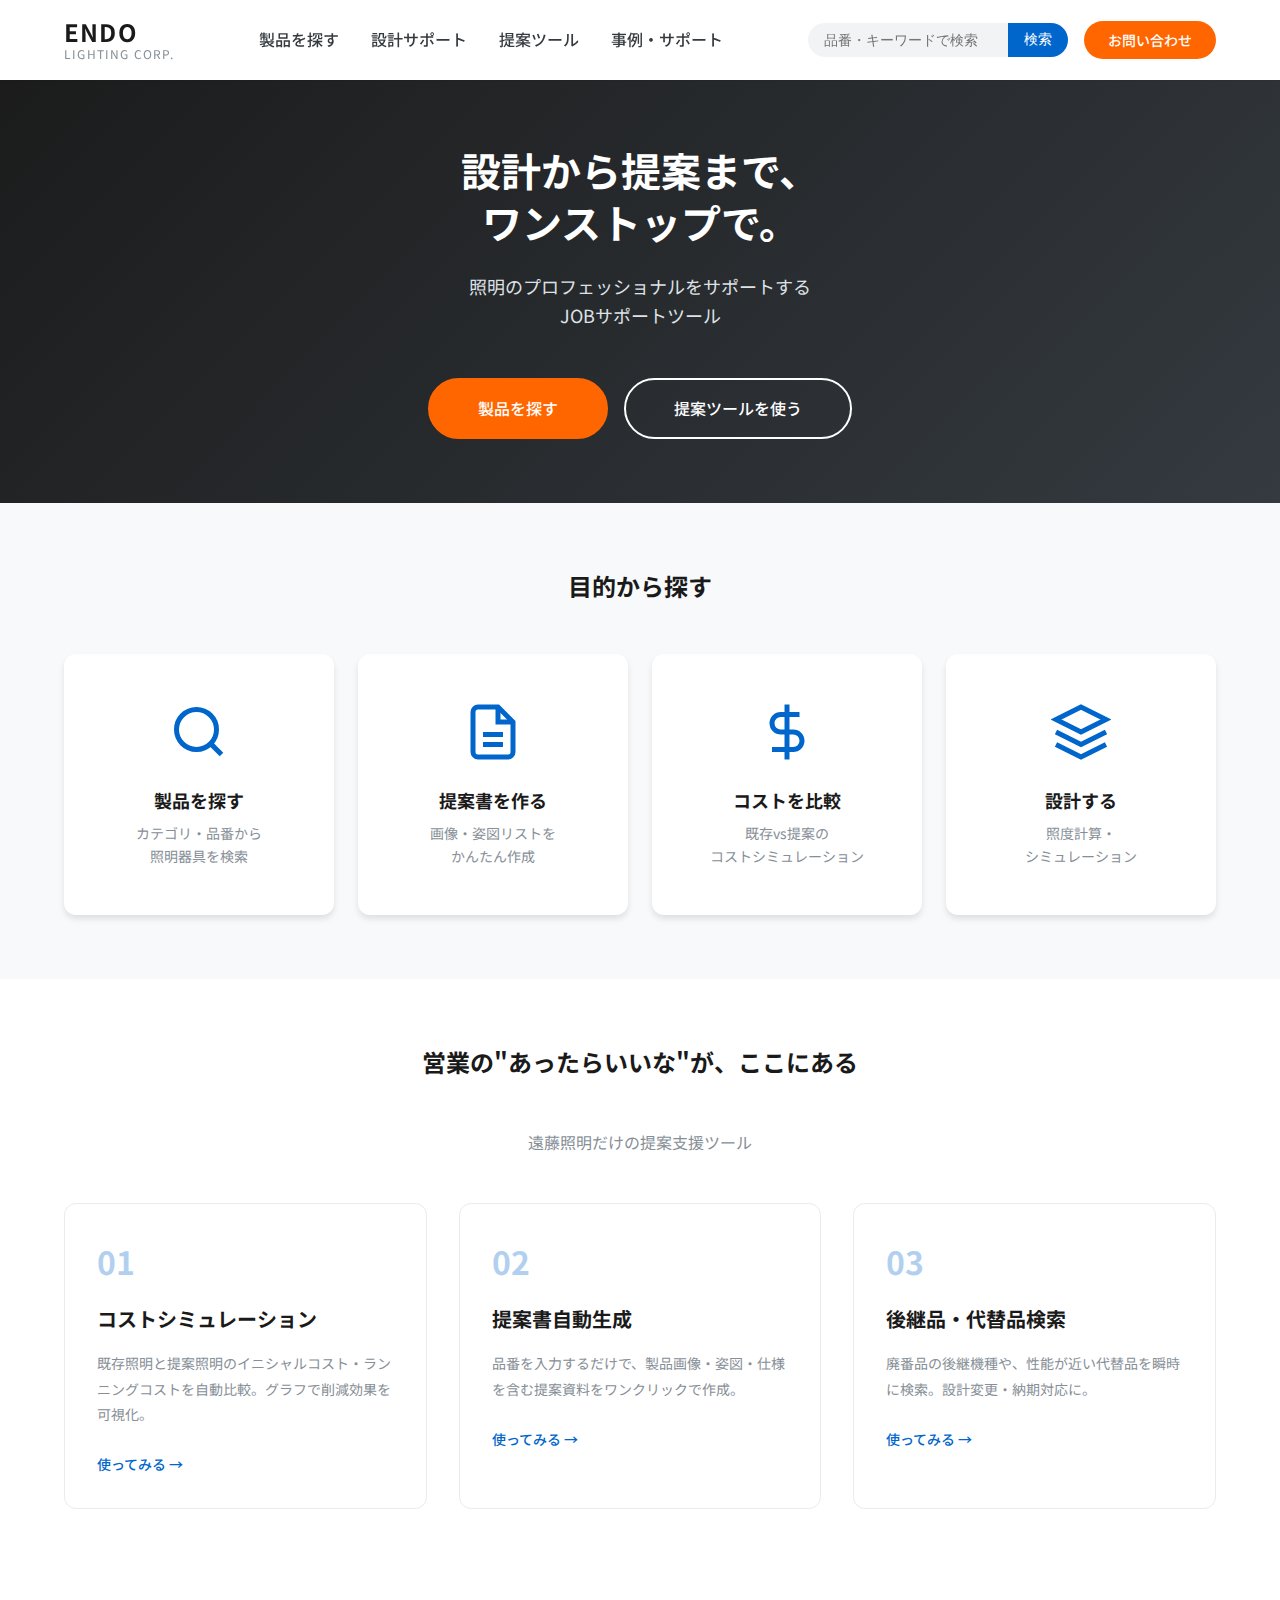
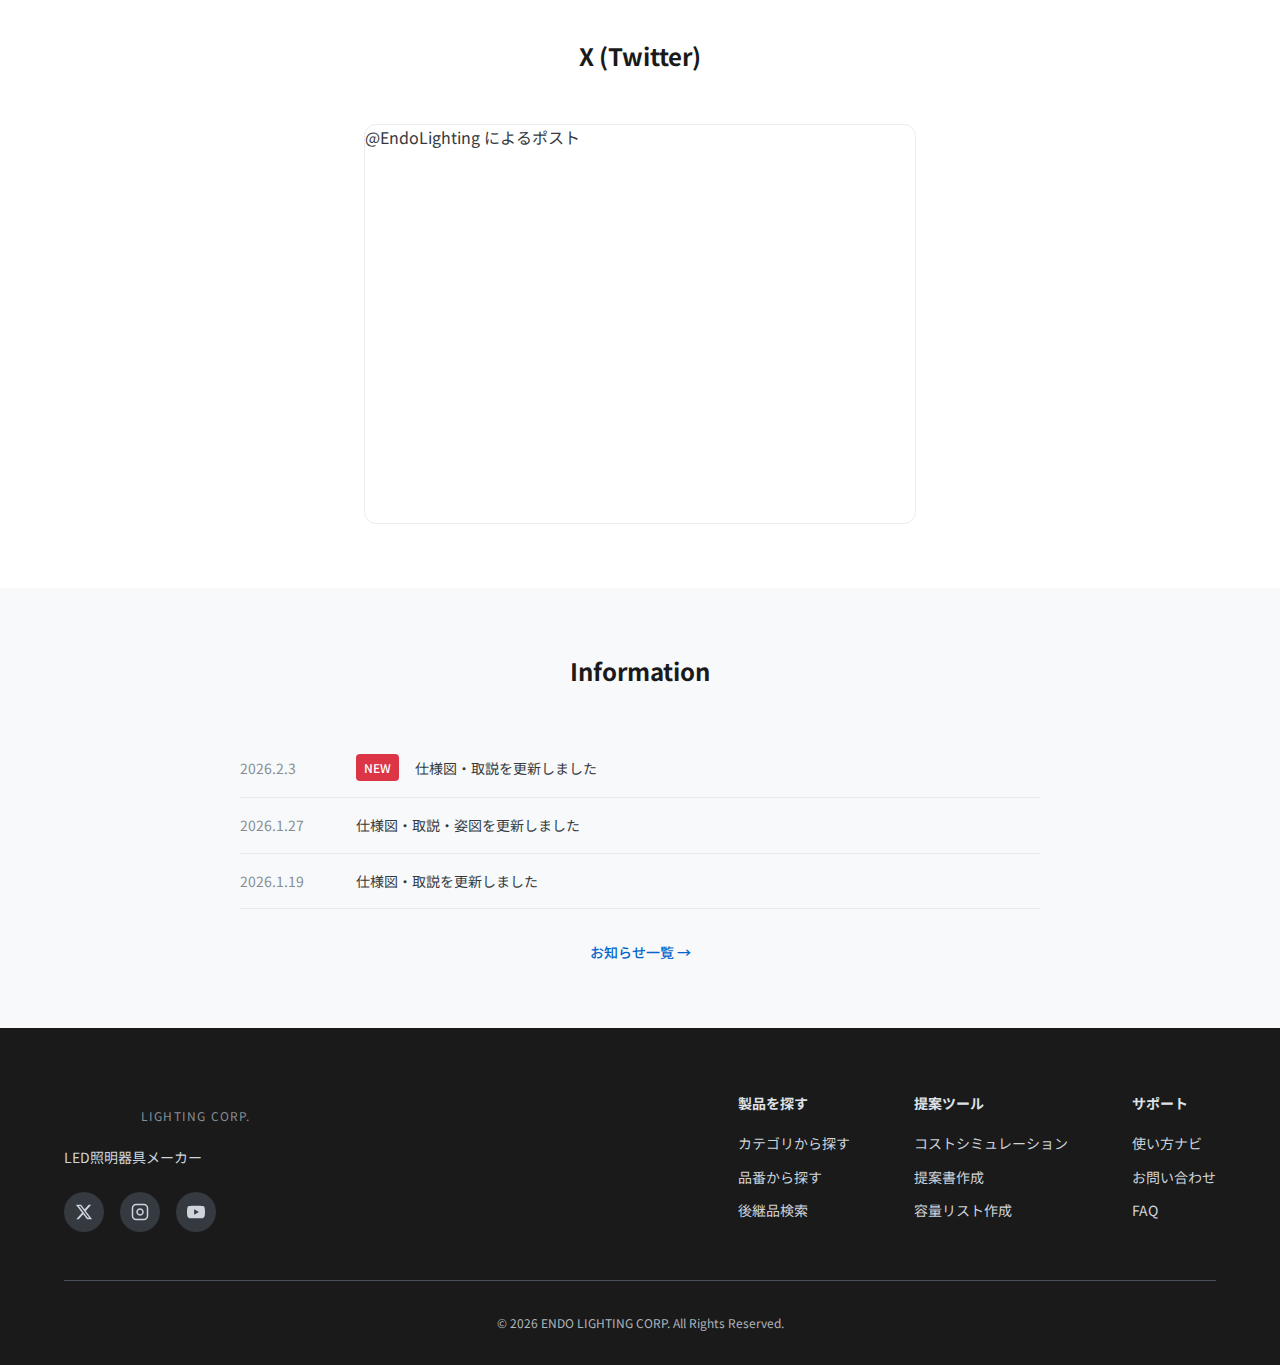
<file: index.html>
<!DOCTYPE html>
<html lang="ja">
<head>
    <meta charset="UTF-8">
    <meta name="viewport" content="width=device-width, initial-scale=1.0">
    <title>ENDO LIGHTING - JOBサポート | トップページ</title>
    <link rel="stylesheet" href="style.css">
    <link href="https://fonts.googleapis.com/css2?family=Noto+Sans+JP:wght@400;500;700&display=swap" rel="stylesheet">
</head>
<body>
    <!-- ヘッダー -->
    <header class="header">
        <div class="header-inner">
            <div class="logo">
                <a href="index.html">
                    <span class="logo-text">ENDO</span>
                    <span class="logo-sub">LIGHTING CORP.</span>
                </a>
            </div>

            <!-- メガメニュー -->
            <nav class="main-nav">
                <ul class="nav-list">
                    <li class="nav-item has-dropdown">
                        <a href="search.html">製品を探す</a>
                        <div class="dropdown">
                            <div class="dropdown-inner">
                                <div class="dropdown-column">
                                    <h4>検索方法</h4>
                                    <ul>
                                        <li><a href="search.html">カテゴリから探す</a></li>
                                        <li><a href="search.html#hinban">品番から探す</a></li>
                                        <li><a href="successor-search.html">後継品・代替品検索</a></li>
                                    </ul>
                                </div>
                                <div class="dropdown-column">
                                    <h4>便利機能</h4>
                                    <ul>
                                        <li><a href="compare.html">製品を比較する</a></li>
                                        <li><a href="#">My品番リスト</a></li>
                                        <li><a href="#">一括ダウンロード</a></li>
                                    </ul>
                                </div>
                                <div class="dropdown-column">
                                    <h4>カテゴリ</h4>
                                    <ul>
                                        <li><a href="#">テクニカル照明（屋内）</a></li>
                                        <li><a href="#">テクニカル照明（屋外）</a></li>
                                        <li><a href="#">意匠照明</a></li>
                                        <li><a href="#">施設用途別</a></li>
                                    </ul>
                                </div>
                            </div>
                        </div>
                    </li>
                    <li class="nav-item has-dropdown">
                        <a href="design-support.html">設計サポート</a>
                        <div class="dropdown">
                            <div class="dropdown-inner">
                                <div class="dropdown-column">
                                    <h4>照度計算</h4>
                                    <ul>
                                        <li><a href="#">ルクスシート</a></li>
                                        <li><a href="#">ライティング</a></li>
                                        <li><a href="#">プランナー</a></li>
                                    </ul>
                                </div>
                                <div class="dropdown-column">
                                    <h4>設計ガイド</h4>
                                    <ul>
                                        <li><a href="#">間接照明設計ガイド</a></li>
                                        <li><a href="#">DIALux evo連携</a></li>
                                        <li><a href="#">設計資料ダウンロード</a></li>
                                    </ul>
                                </div>
                            </div>
                        </div>
                    </li>
                    <li class="nav-item has-dropdown">
                        <a href="tools.html">提案ツール</a>
                        <div class="dropdown">
                            <div class="dropdown-inner">
                                <div class="dropdown-column">
                                    <h4>コスト・見積</h4>
                                    <ul>
                                        <li><a href="cost-simulation.html">コストシミュレーション</a></li>
                                        <li><a href="#">かんたん容量リスト作成</a></li>
                                    </ul>
                                </div>
                                <div class="dropdown-column">
                                    <h4>資料作成</h4>
                                    <ul>
                                        <li><a href="#">画像・姿図リスト作成</a></li>
                                        <li><a href="#">提案書テンプレート</a></li>
                                    </ul>
                                </div>
                                <div class="dropdown-column">
                                    <h4>選定サポート</h4>
                                    <ul>
                                        <li><a href="#">かんたん照明器具選定</a></li>
                                    </ul>
                                </div>
                            </div>
                        </div>
                    </li>
                    <li class="nav-item has-dropdown">
                        <a href="#">事例・サポート</a>
                        <div class="dropdown">
                            <div class="dropdown-inner">
                                <div class="dropdown-column">
                                    <h4>施工事例</h4>
                                    <ul>
                                        <li><a href="#">用途別で見る</a></li>
                                        <li><a href="#">空間別で見る</a></li>
                                        <li><a href="#">モデルプラン</a></li>
                                    </ul>
                                </div>
                                <div class="dropdown-column">
                                    <h4>サポート</h4>
                                    <ul>
                                        <li><a href="#">使い方ナビ</a></li>
                                        <li><a href="#">よくある質問</a></li>
                                        <li><a href="#">お問い合わせ</a></li>
                                    </ul>
                                </div>
                            </div>
                        </div>
                    </li>
                </ul>
            </nav>

            <div class="header-actions">
                <div class="search-box">
                    <input type="text" placeholder="品番・キーワードで検索">
                    <button type="submit">検索</button>
                </div>
                <a href="#" class="btn-contact">お問い合わせ</a>
            </div>

            <!-- モバイルメニューボタン -->
            <button class="mobile-menu-btn" aria-label="メニュー">
                <span></span>
                <span></span>
                <span></span>
            </button>
        </div>
    </header>

    <!-- ヒーローセクション -->
    <section class="hero">
        <div class="hero-inner">
            <h1 class="hero-title">設計から提案まで、<br>ワンストップで。</h1>
            <p class="hero-subtitle">照明のプロフェッショナルをサポートする<br>JOBサポートツール</p>
            <div class="hero-buttons">
                <a href="search.html" class="btn btn-primary">製品を探す</a>
                <a href="tools.html" class="btn btn-secondary">提案ツールを使う</a>
            </div>
        </div>
    </section>

    <!-- 目的別入口 -->
    <section class="purpose-section">
        <div class="container">
            <h2 class="section-title">目的から探す</h2>
            <div class="purpose-grid">
                <a href="search.html" class="purpose-card">
                    <div class="purpose-icon">
                        <svg viewBox="0 0 24 24" fill="none" stroke="currentColor" stroke-width="2">
                            <circle cx="11" cy="11" r="8"></circle>
                            <path d="M21 21l-4.35-4.35"></path>
                        </svg>
                    </div>
                    <h3>製品を探す</h3>
                    <p>カテゴリ・品番から<br>照明器具を検索</p>
                </a>
                <a href="tools.html" class="purpose-card">
                    <div class="purpose-icon">
                        <svg viewBox="0 0 24 24" fill="none" stroke="currentColor" stroke-width="2">
                            <path d="M14 2H6a2 2 0 0 0-2 2v16a2 2 0 0 0 2 2h12a2 2 0 0 0 2-2V8z"></path>
                            <polyline points="14 2 14 8 20 8"></polyline>
                            <line x1="16" y1="13" x2="8" y2="13"></line>
                            <line x1="16" y1="17" x2="8" y2="17"></line>
                        </svg>
                    </div>
                    <h3>提案書を作る</h3>
                    <p>画像・姿図リストを<br>かんたん作成</p>
                </a>
                <a href="cost-simulation.html" class="purpose-card">
                    <div class="purpose-icon">
                        <svg viewBox="0 0 24 24" fill="none" stroke="currentColor" stroke-width="2">
                            <line x1="12" y1="1" x2="12" y2="23"></line>
                            <path d="M17 5H9.5a3.5 3.5 0 0 0 0 7h5a3.5 3.5 0 0 1 0 7H6"></path>
                        </svg>
                    </div>
                    <h3>コストを比較</h3>
                    <p>既存vs提案の<br>コストシミュレーション</p>
                </a>
                <a href="#" class="purpose-card">
                    <div class="purpose-icon">
                        <svg viewBox="0 0 24 24" fill="none" stroke="currentColor" stroke-width="2">
                            <polygon points="12 2 2 7 12 12 22 7 12 2"></polygon>
                            <polyline points="2 17 12 22 22 17"></polyline>
                            <polyline points="2 12 12 17 22 12"></polyline>
                        </svg>
                    </div>
                    <h3>設計する</h3>
                    <p>照度計算・<br>シミュレーション</p>
                </a>
            </div>
        </div>
    </section>

    <!-- 強み訴求セクション -->
    <section class="features-section">
        <div class="container">
            <div class="features-header">
                <h2 class="section-title">営業の"あったらいいな"が、ここにある</h2>
                <p class="section-subtitle">遠藤照明だけの提案支援ツール</p>
            </div>
            <div class="features-grid">
                <div class="feature-card">
                    <div class="feature-number">01</div>
                    <h3>コストシミュレーション</h3>
                    <p>既存照明と提案照明のイニシャルコスト・ランニングコストを自動比較。グラフで削減効果を可視化。</p>
                    <a href="cost-simulation.html" class="feature-link">使ってみる →</a>
                </div>
                <div class="feature-card">
                    <div class="feature-number">02</div>
                    <h3>提案書自動生成</h3>
                    <p>品番を入力するだけで、製品画像・姿図・仕様を含む提案資料をワンクリックで作成。</p>
                    <a href="#" class="feature-link">使ってみる →</a>
                </div>
                <div class="feature-card">
                    <div class="feature-number">03</div>
                    <h3>後継品・代替品検索</h3>
                    <p>廃番品の後継機種や、性能が近い代替品を瞬時に検索。設計変更・納期対応に。</p>
                    <a href="successor-search.html" class="feature-link">使ってみる →</a>
                </div>
            </div>
        </div>
    </section>

    <!-- Twitter タイムラインセクション -->
    <section class="twitter-section">
        <div class="container">
            <h2 class="section-title">X (Twitter)</h2>
            <div class="twitter-timeline-wrapper">
                <a class="twitter-timeline" data-height="400" data-theme="light" data-lang="ja" href="https://twitter.com/EndoLighting">@EndoLighting によるポスト</a>
                <script async src="https://platform.twitter.com/widgets.js" charset="utf-8"></script>
            </div>
        </div>
    </section>

    <!-- お知らせセクション -->
    <section class="news-section">
        <div class="container">
            <h2 class="section-title">Information</h2>
            <ul class="news-list">
                <li class="news-item">
                    <span class="news-date">2026.2.3</span>
                    <span class="news-badge new">NEW</span>
                    <a href="#">仕様図・取説を更新しました</a>
                </li>
                <li class="news-item">
                    <span class="news-date">2026.1.27</span>
                    <a href="#">仕様図・取説・姿図を更新しました</a>
                </li>
                <li class="news-item">
                    <span class="news-date">2026.1.19</span>
                    <a href="#">仕様図・取説を更新しました</a>
                </li>
            </ul>
            <a href="#" class="news-more">お知らせ一覧 →</a>
        </div>
    </section>

    <!-- フッター -->
    <footer class="footer">
        <div class="footer-inner">
            <div class="footer-main">
                <div class="footer-brand">
                    <div class="logo">
                        <span class="logo-text">ENDO</span>
                        <span class="logo-sub">LIGHTING CORP.</span>
                    </div>
                    <p>LED照明器具メーカー</p>
                    <div class="footer-sns">
                        <a href="https://x.com/EndoLighting" target="_blank" rel="noopener noreferrer" class="sns-twitter" aria-label="X (Twitter)">
                            <svg viewBox="0 0 24 24" fill="currentColor"><path d="M18.244 2.25h3.308l-7.227 8.26 8.502 11.24H16.17l-5.214-6.817L4.99 21.75H1.68l7.73-8.835L1.254 2.25H8.08l4.713 6.231zm-1.161 17.52h1.833L7.084 4.126H5.117z"/></svg>
                        </a>
                        <a href="https://www.instagram.com/endo_lighting/" target="_blank" rel="noopener noreferrer" aria-label="Instagram">
                            <svg viewBox="0 0 24 24" fill="none" stroke="currentColor" stroke-width="2"><rect x="2" y="2" width="20" height="20" rx="5" ry="5"></rect><path d="M16 11.37A4 4 0 1 1 12.63 8 4 4 0 0 1 16 11.37z"></path><line x1="17.5" y1="6.5" x2="17.51" y2="6.5"></line></svg>
                        </a>
                        <a href="https://www.youtube.com/@endolighting" target="_blank" rel="noopener noreferrer" aria-label="YouTube">
                            <svg viewBox="0 0 24 24" fill="currentColor"><path d="M23.498 6.186a3.016 3.016 0 0 0-2.122-2.136C19.505 3.545 12 3.545 12 3.545s-7.505 0-9.377.505A3.017 3.017 0 0 0 .502 6.186C0 8.07 0 12 0 12s0 3.93.502 5.814a3.016 3.016 0 0 0 2.122 2.136c1.871.505 9.376.505 9.376.505s7.505 0 9.377-.505a3.015 3.015 0 0 0 2.122-2.136C24 15.93 24 12 24 12s0-3.93-.502-5.814zM9.545 15.568V8.432L15.818 12l-6.273 3.568z"/></svg>
                        </a>
                    </div>
                </div>
                <div class="footer-links">
                    <div class="footer-column">
                        <h4>製品を探す</h4>
                        <ul>
                            <li><a href="#">カテゴリから探す</a></li>
                            <li><a href="#">品番から探す</a></li>
                            <li><a href="successor-search.html">後継品検索</a></li>
                        </ul>
                    </div>
                    <div class="footer-column">
                        <h4>提案ツール</h4>
                        <ul>
                            <li><a href="#">コストシミュレーション</a></li>
                            <li><a href="#">提案書作成</a></li>
                            <li><a href="#">容量リスト作成</a></li>
                        </ul>
                    </div>
                    <div class="footer-column">
                        <h4>サポート</h4>
                        <ul>
                            <li><a href="#">使い方ナビ</a></li>
                            <li><a href="#">お問い合わせ</a></li>
                            <li><a href="#">FAQ</a></li>
                        </ul>
                    </div>
                </div>
            </div>
            <div class="footer-bottom">
                <p>&copy; 2026 ENDO LIGHTING CORP. All Rights Reserved.</p>
            </div>
        </div>
    </footer>

    <script src="script.js"></script>
</body>
</html>
</file>
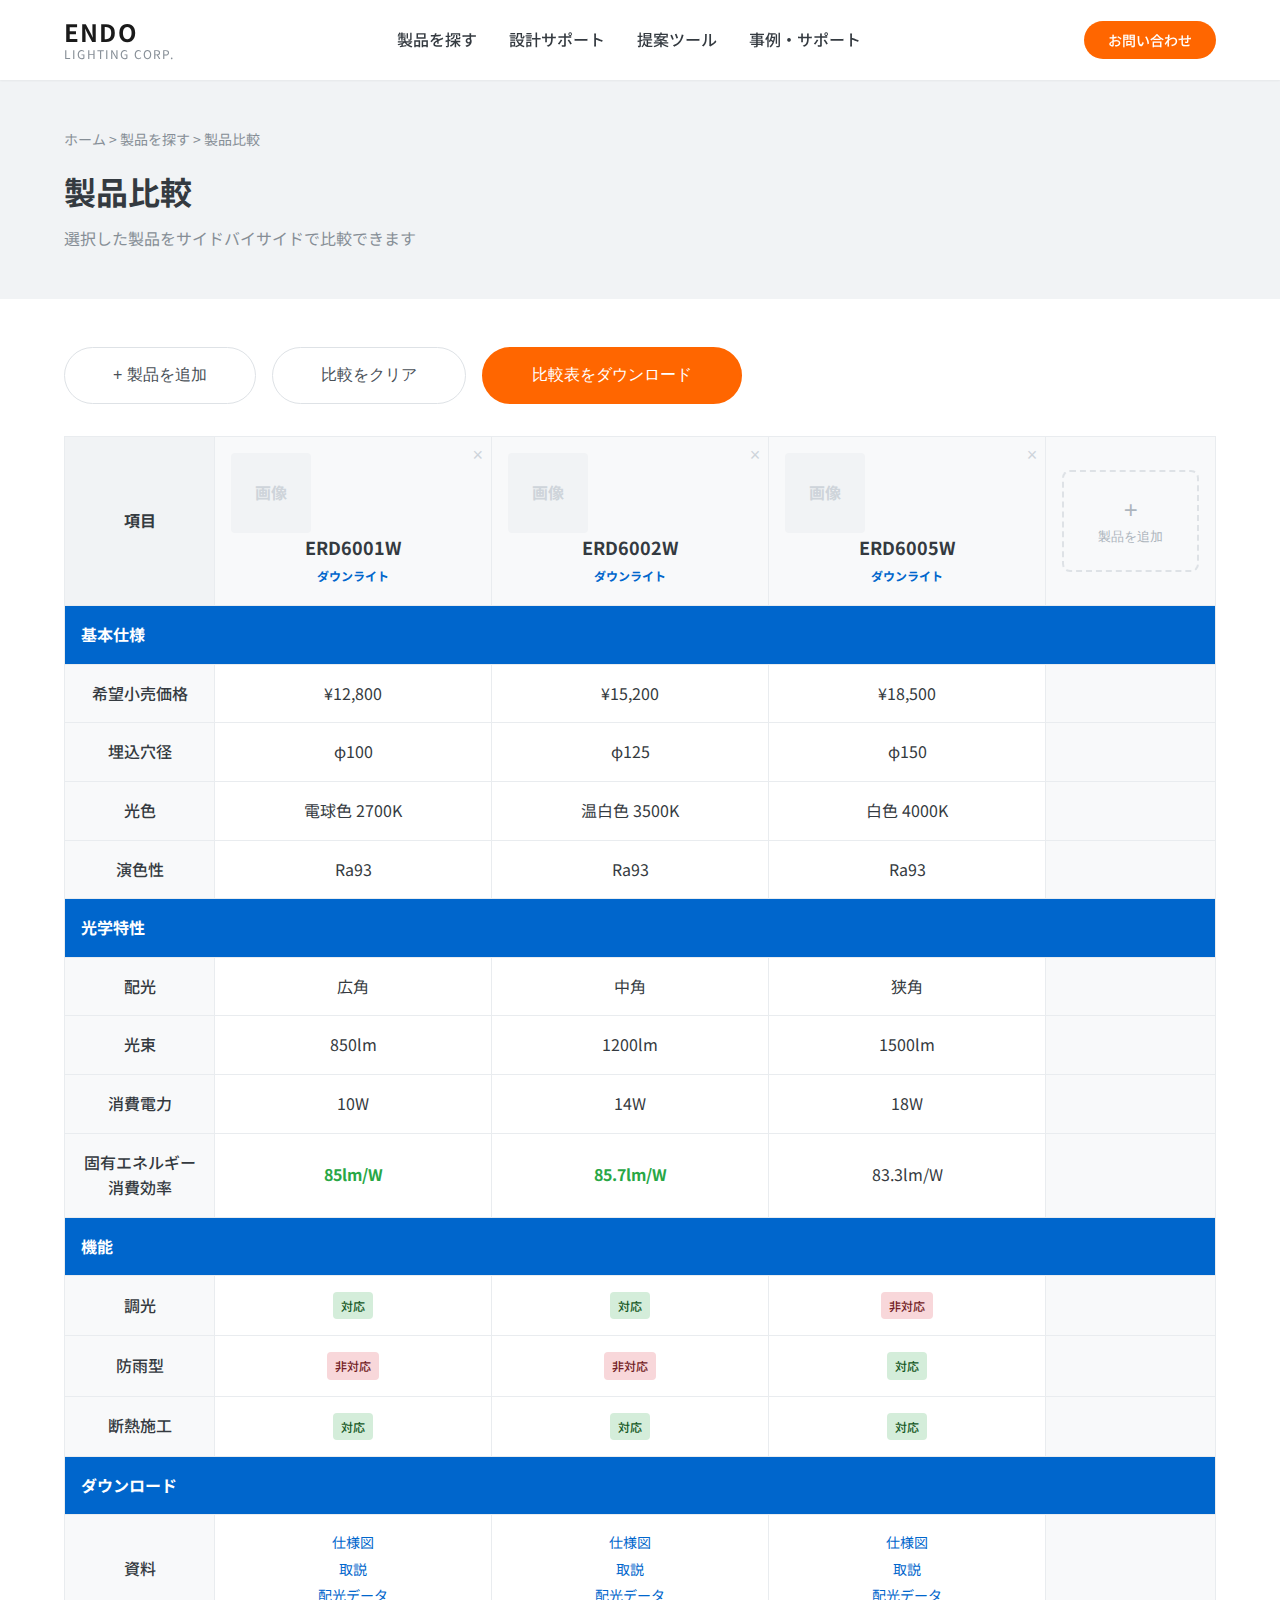
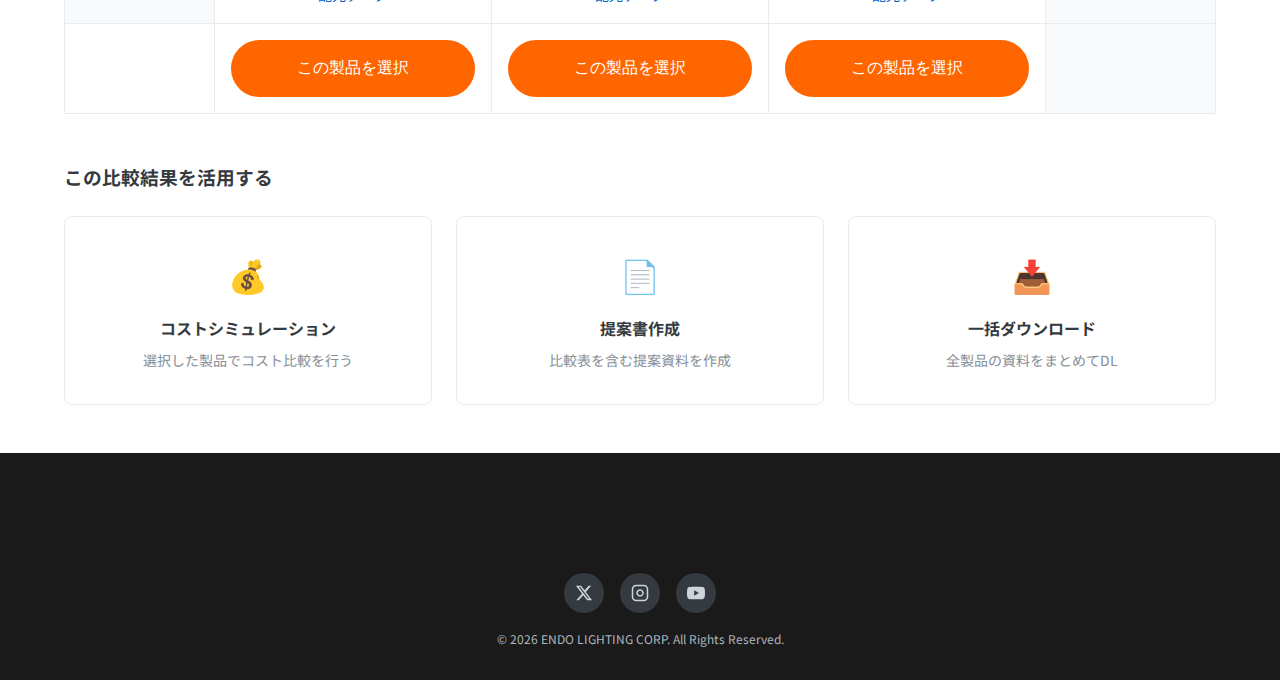
<file: compare.html>
<!DOCTYPE html>
<html lang="ja">
<head>
    <meta charset="UTF-8">
    <meta name="viewport" content="width=device-width, initial-scale=1.0">
    <title>製品比較 | ENDO LIGHTING JOBサポート</title>
    <link rel="stylesheet" href="style.css">
    <link rel="stylesheet" href="pages.css">
    <link href="https://fonts.googleapis.com/css2?family=Noto+Sans+JP:wght@400;500;700&display=swap" rel="stylesheet">
</head>
<body>
    <!-- ヘッダー -->
    <header class="header">
        <div class="header-inner">
            <div class="logo">
                <a href="index.html">
                    <span class="logo-text">ENDO</span>
                    <span class="logo-sub">LIGHTING CORP.</span>
                </a>
            </div>
            <nav class="main-nav">
                <ul class="nav-list">
                    <li class="nav-item"><a href="search.html" class="active">製品を探す</a></li>
                    <li class="nav-item"><a href="design-support.html">設計サポート</a></li>
                    <li class="nav-item"><a href="tools.html">提案ツール</a></li>
                    <li class="nav-item"><a href="#">事例・サポート</a></li>
                </ul>
            </nav>
            <div class="header-actions">
                <a href="#" class="btn-contact">お問い合わせ</a>
            </div>
            <button class="mobile-menu-btn" aria-label="メニュー">
                <span></span><span></span><span></span>
            </button>
        </div>
    </header>

    <!-- メインコンテンツ -->
    <main class="main-content">
        <div class="page-header">
            <div class="container">
                <nav class="breadcrumb">
                    <a href="index.html">ホーム</a> &gt; <a href="search.html">製品を探す</a> &gt; <span>製品比較</span>
                </nav>
                <h1 class="page-title">製品比較</h1>
                <p class="page-description">選択した製品をサイドバイサイドで比較できます</p>
            </div>
        </div>

        <div class="compare-page">
            <div class="container">
                <!-- 比較アクション -->
                <div class="compare-actions">
                    <button class="btn btn-outline">+ 製品を追加</button>
                    <button class="btn btn-outline">比較をクリア</button>
                    <button class="btn btn-primary">比較表をダウンロード</button>
                </div>

                <!-- 比較テーブル -->
                <div class="compare-table-wrapper">
                    <table class="compare-table">
                        <thead>
                            <tr>
                                <th class="compare-header-label">項目</th>
                                <th class="compare-header-product">
                                    <button class="remove-product">×</button>
                                    <div class="product-thumb">
                                        <div class="image-placeholder small">画像</div>
                                    </div>
                                    <p class="product-name">ERD6001W</p>
                                    <p class="product-category">ダウンライト</p>
                                </th>
                                <th class="compare-header-product">
                                    <button class="remove-product">×</button>
                                    <div class="product-thumb">
                                        <div class="image-placeholder small">画像</div>
                                    </div>
                                    <p class="product-name">ERD6002W</p>
                                    <p class="product-category">ダウンライト</p>
                                </th>
                                <th class="compare-header-product">
                                    <button class="remove-product">×</button>
                                    <div class="product-thumb">
                                        <div class="image-placeholder small">画像</div>
                                    </div>
                                    <p class="product-name">ERD6005W</p>
                                    <p class="product-category">ダウンライト</p>
                                </th>
                                <th class="compare-header-add">
                                    <button class="btn-add-product">
                                        <span>+</span>
                                        製品を追加
                                    </button>
                                </th>
                            </tr>
                        </thead>
                        <tbody>
                            <tr class="compare-section-header">
                                <td colspan="5">基本仕様</td>
                            </tr>
                            <tr>
                                <td class="compare-label">希望小売価格</td>
                                <td>¥12,800</td>
                                <td>¥15,200</td>
                                <td>¥18,500</td>
                                <td class="empty-cell"></td>
                            </tr>
                            <tr>
                                <td class="compare-label">埋込穴径</td>
                                <td>φ100</td>
                                <td>φ125</td>
                                <td>φ150</td>
                                <td class="empty-cell"></td>
                            </tr>
                            <tr>
                                <td class="compare-label">光色</td>
                                <td>電球色 2700K</td>
                                <td>温白色 3500K</td>
                                <td>白色 4000K</td>
                                <td class="empty-cell"></td>
                            </tr>
                            <tr>
                                <td class="compare-label">演色性</td>
                                <td>Ra93</td>
                                <td>Ra93</td>
                                <td>Ra93</td>
                                <td class="empty-cell"></td>
                            </tr>
                            <tr class="compare-section-header">
                                <td colspan="5">光学特性</td>
                            </tr>
                            <tr>
                                <td class="compare-label">配光</td>
                                <td>広角</td>
                                <td>中角</td>
                                <td>狭角</td>
                                <td class="empty-cell"></td>
                            </tr>
                            <tr>
                                <td class="compare-label">光束</td>
                                <td>850lm</td>
                                <td>1200lm</td>
                                <td>1500lm</td>
                                <td class="empty-cell"></td>
                            </tr>
                            <tr>
                                <td class="compare-label">消費電力</td>
                                <td>10W</td>
                                <td>14W</td>
                                <td>18W</td>
                                <td class="empty-cell"></td>
                            </tr>
                            <tr>
                                <td class="compare-label">固有エネルギー消費効率</td>
                                <td class="highlight-best">85lm/W</td>
                                <td class="highlight-best">85.7lm/W</td>
                                <td>83.3lm/W</td>
                                <td class="empty-cell"></td>
                            </tr>
                            <tr class="compare-section-header">
                                <td colspan="5">機能</td>
                            </tr>
                            <tr>
                                <td class="compare-label">調光</td>
                                <td><span class="badge badge-yes">対応</span></td>
                                <td><span class="badge badge-yes">対応</span></td>
                                <td><span class="badge badge-no">非対応</span></td>
                                <td class="empty-cell"></td>
                            </tr>
                            <tr>
                                <td class="compare-label">防雨型</td>
                                <td><span class="badge badge-no">非対応</span></td>
                                <td><span class="badge badge-no">非対応</span></td>
                                <td><span class="badge badge-yes">対応</span></td>
                                <td class="empty-cell"></td>
                            </tr>
                            <tr>
                                <td class="compare-label">断熱施工</td>
                                <td><span class="badge badge-yes">対応</span></td>
                                <td><span class="badge badge-yes">対応</span></td>
                                <td><span class="badge badge-yes">対応</span></td>
                                <td class="empty-cell"></td>
                            </tr>
                            <tr class="compare-section-header">
                                <td colspan="5">ダウンロード</td>
                            </tr>
                            <tr>
                                <td class="compare-label">資料</td>
                                <td>
                                    <div class="download-links">
                                        <a href="#">仕様図</a>
                                        <a href="#">取説</a>
                                        <a href="#">配光データ</a>
                                    </div>
                                </td>
                                <td>
                                    <div class="download-links">
                                        <a href="#">仕様図</a>
                                        <a href="#">取説</a>
                                        <a href="#">配光データ</a>
                                    </div>
                                </td>
                                <td>
                                    <div class="download-links">
                                        <a href="#">仕様図</a>
                                        <a href="#">取説</a>
                                        <a href="#">配光データ</a>
                                    </div>
                                </td>
                                <td class="empty-cell"></td>
                            </tr>
                        </tbody>
                        <tfoot>
                            <tr>
                                <td></td>
                                <td><button class="btn btn-primary btn-full">この製品を選択</button></td>
                                <td><button class="btn btn-primary btn-full">この製品を選択</button></td>
                                <td><button class="btn btn-primary btn-full">この製品を選択</button></td>
                                <td class="empty-cell"></td>
                            </tr>
                        </tfoot>
                    </table>
                </div>

                <!-- 関連機能 -->
                <div class="related-actions">
                    <h3>この比較結果を活用する</h3>
                    <div class="action-cards">
                        <a href="cost-simulation.html" class="action-card">
                            <div class="action-icon">💰</div>
                            <h4>コストシミュレーション</h4>
                            <p>選択した製品でコスト比較を行う</p>
                        </a>
                        <a href="tools.html" class="action-card">
                            <div class="action-icon">📄</div>
                            <h4>提案書作成</h4>
                            <p>比較表を含む提案資料を作成</p>
                        </a>
                        <a href="#" class="action-card">
                            <div class="action-icon">📥</div>
                            <h4>一括ダウンロード</h4>
                            <p>全製品の資料をまとめてDL</p>
                        </a>
                    </div>
                </div>
            </div>
        </div>
    </main>

    <!-- フッター -->
    <footer class="footer">
        <div class="footer-inner">
            <div class="footer-bottom">
                <div class="footer-sns" style="justify-content: center; margin-bottom: 16px;">
                    <a href="https://x.com/EndoLighting" target="_blank" rel="noopener noreferrer" class="sns-twitter" aria-label="X (Twitter)">
                        <svg viewBox="0 0 24 24" fill="currentColor"><path d="M18.244 2.25h3.308l-7.227 8.26 8.502 11.24H16.17l-5.214-6.817L4.99 21.75H1.68l7.73-8.835L1.254 2.25H8.08l4.713 6.231zm-1.161 17.52h1.833L7.084 4.126H5.117z"/></svg>
                    </a>
                    <a href="https://www.instagram.com/endo_lighting/" target="_blank" rel="noopener noreferrer" aria-label="Instagram">
                        <svg viewBox="0 0 24 24" fill="none" stroke="currentColor" stroke-width="2"><rect x="2" y="2" width="20" height="20" rx="5" ry="5"></rect><path d="M16 11.37A4 4 0 1 1 12.63 8 4 4 0 0 1 16 11.37z"></path><line x1="17.5" y1="6.5" x2="17.51" y2="6.5"></line></svg>
                    </a>
                    <a href="https://www.youtube.com/@endolighting" target="_blank" rel="noopener noreferrer" aria-label="YouTube">
                        <svg viewBox="0 0 24 24" fill="currentColor"><path d="M23.498 6.186a3.016 3.016 0 0 0-2.122-2.136C19.505 3.545 12 3.545 12 3.545s-7.505 0-9.377.505A3.017 3.017 0 0 0 .502 6.186C0 8.07 0 12 0 12s0 3.93.502 5.814a3.016 3.016 0 0 0 2.122 2.136c1.871.505 9.376.505 9.376.505s7.505 0 9.377-.505a3.015 3.015 0 0 0 2.122-2.136C24 15.93 24 12 24 12s0-3.93-.502-5.814zM9.545 15.568V8.432L15.818 12l-6.273 3.568z"/></svg>
                    </a>
                </div>
                <p>&copy; 2026 ENDO LIGHTING CORP. All Rights Reserved.</p>
            </div>
        </div>
    </footer>

    <script src="script.js"></script>
</body>
</html>
</file>
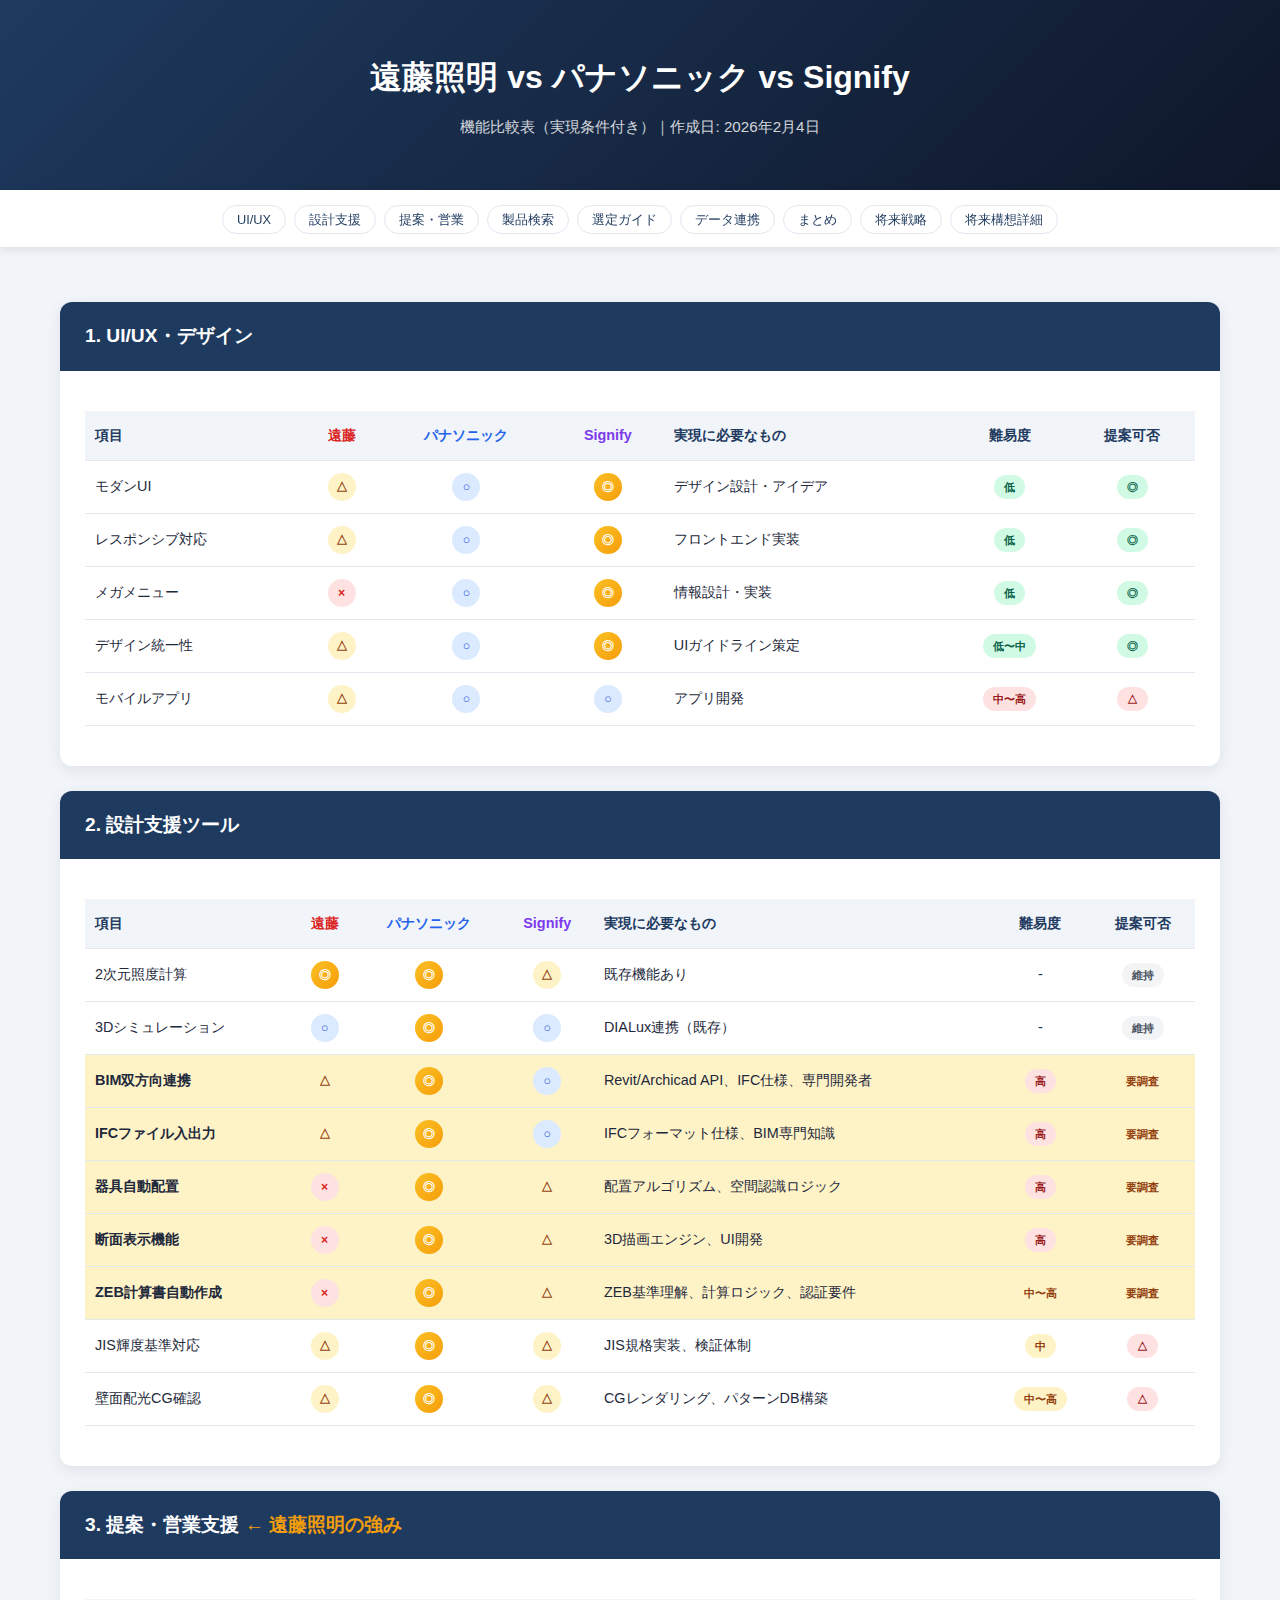
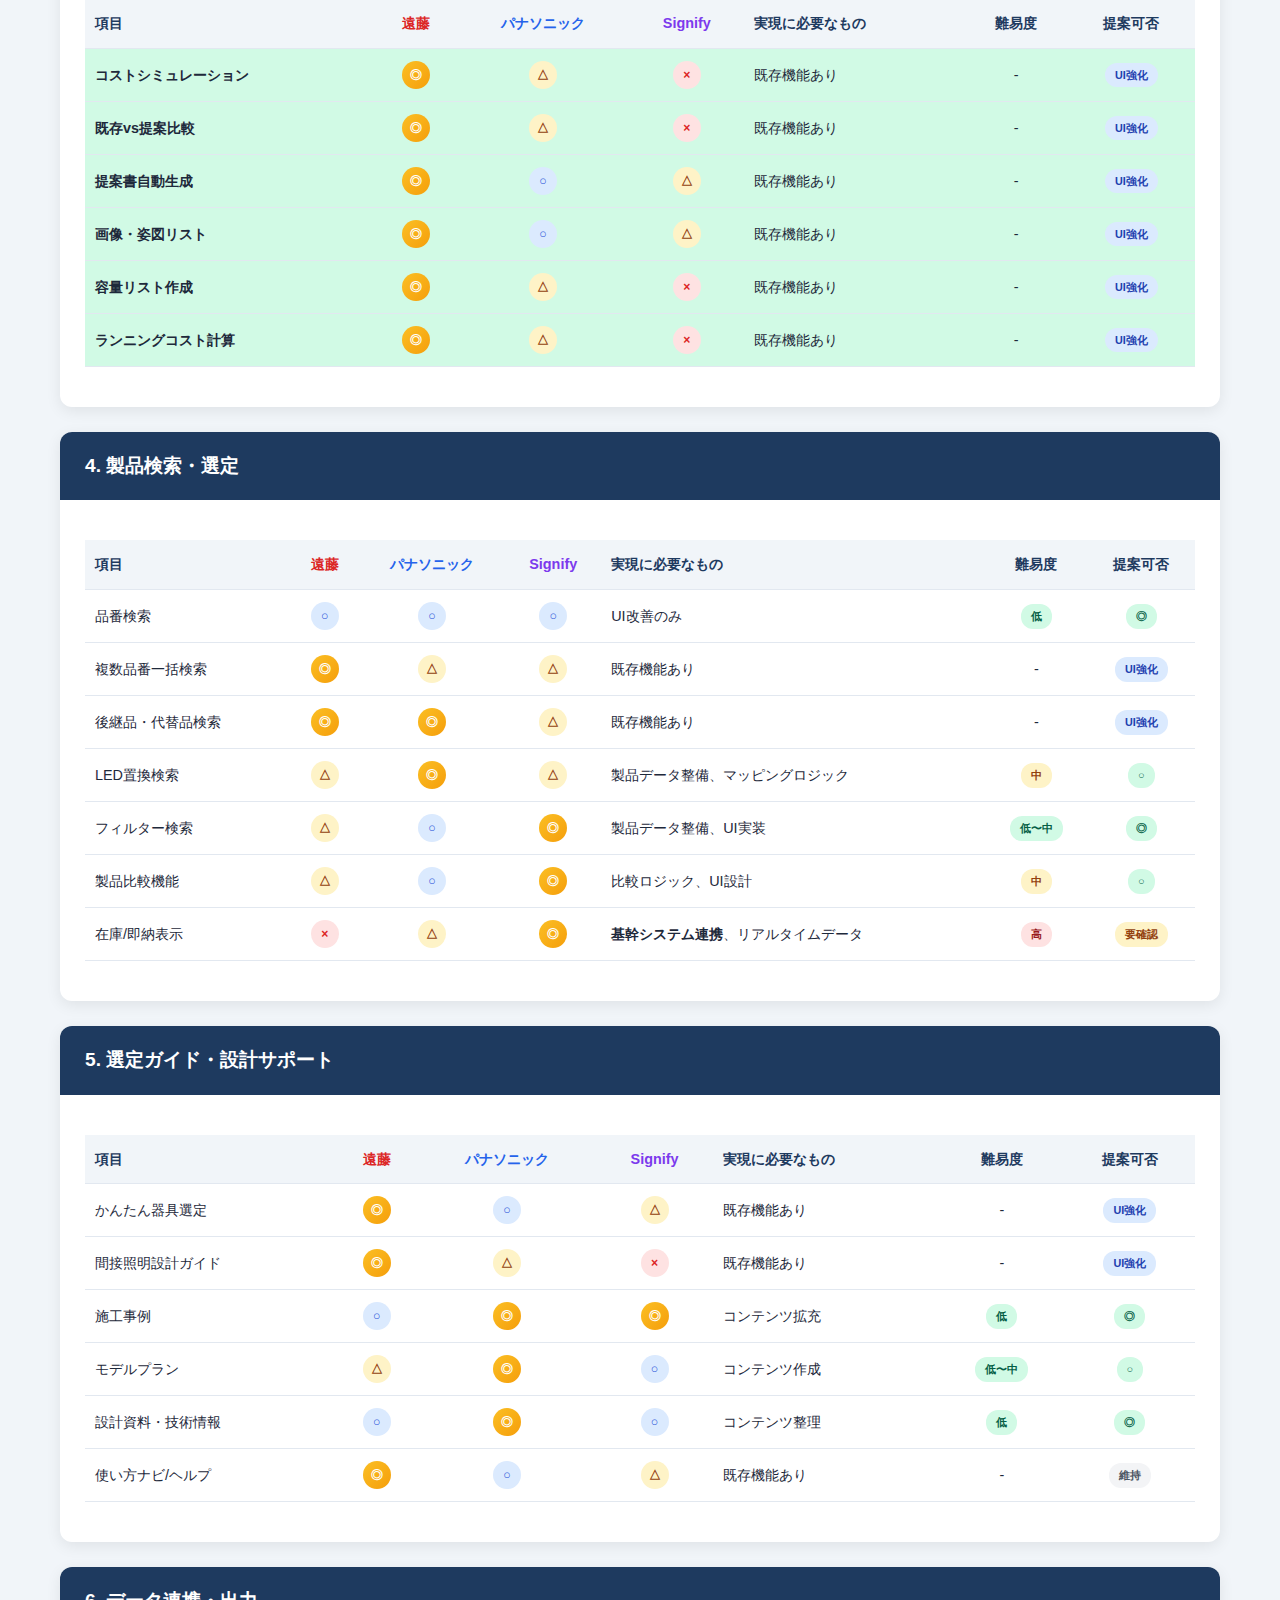
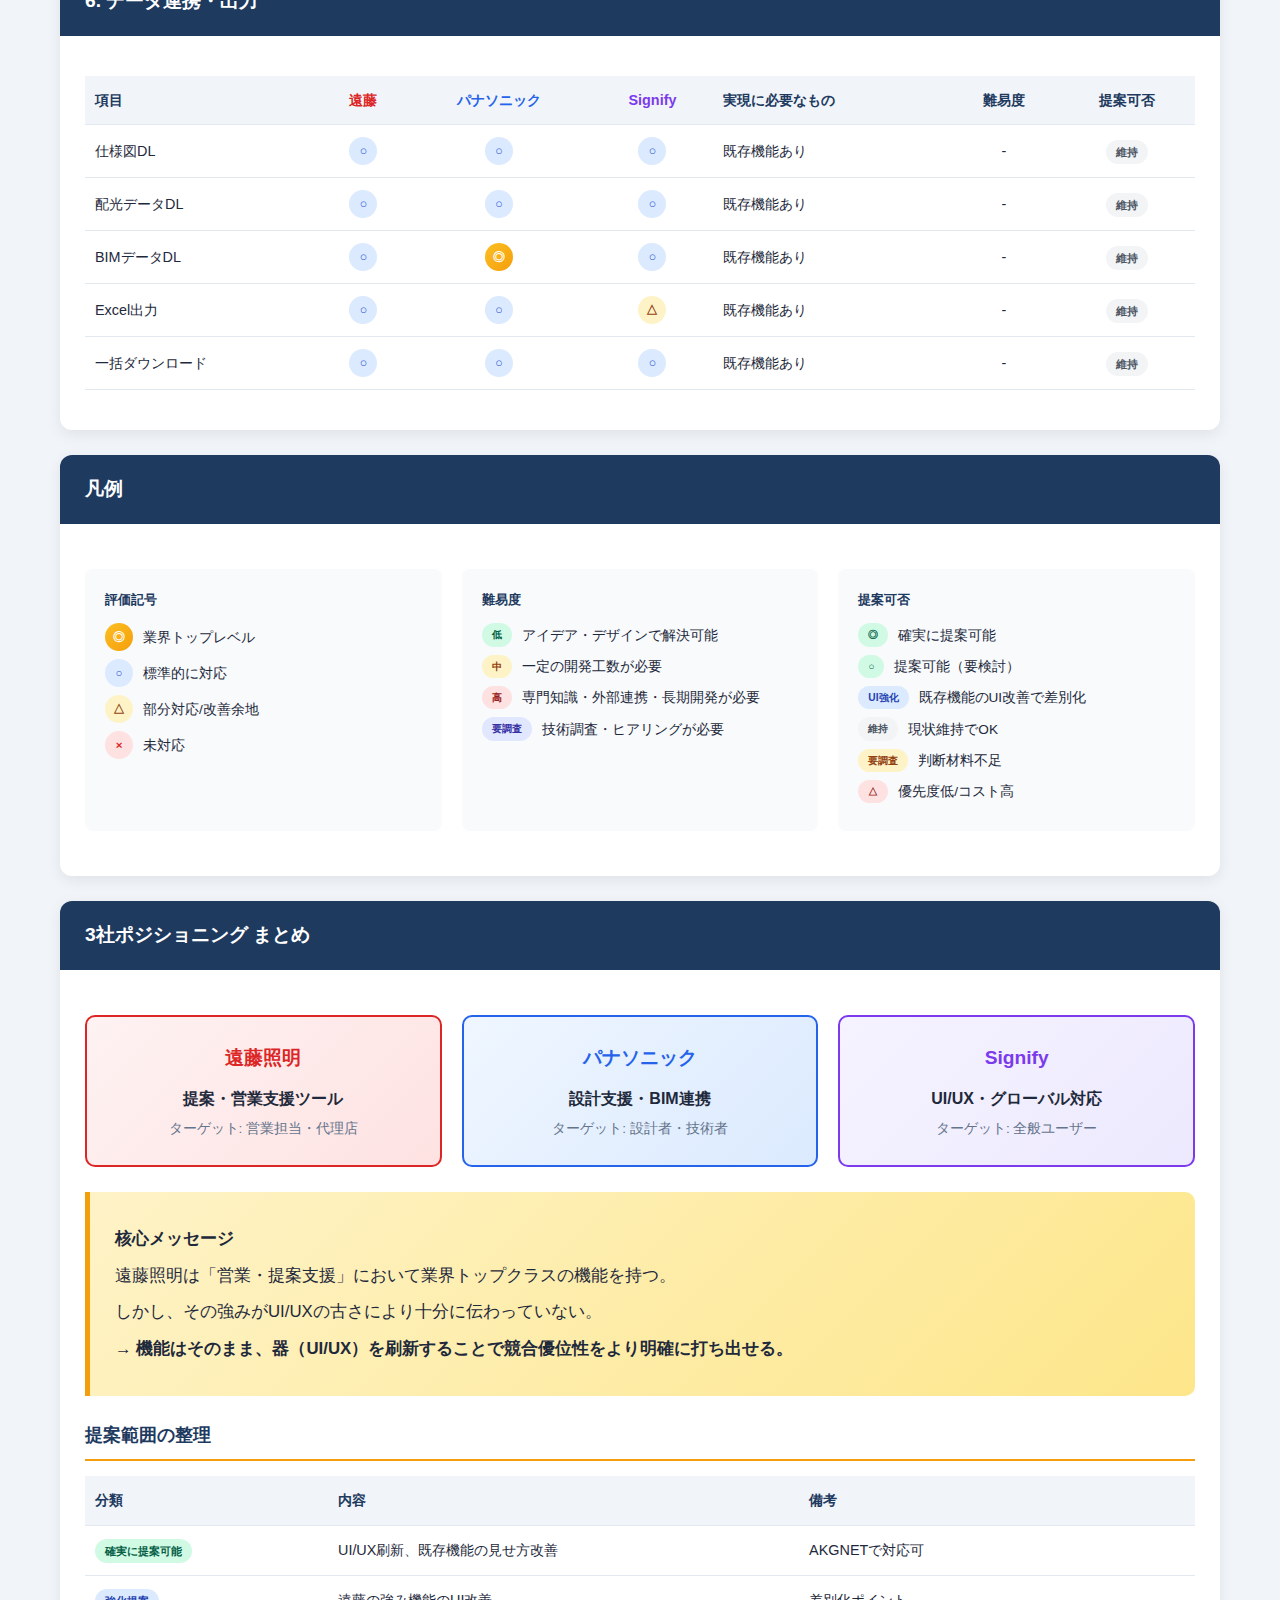
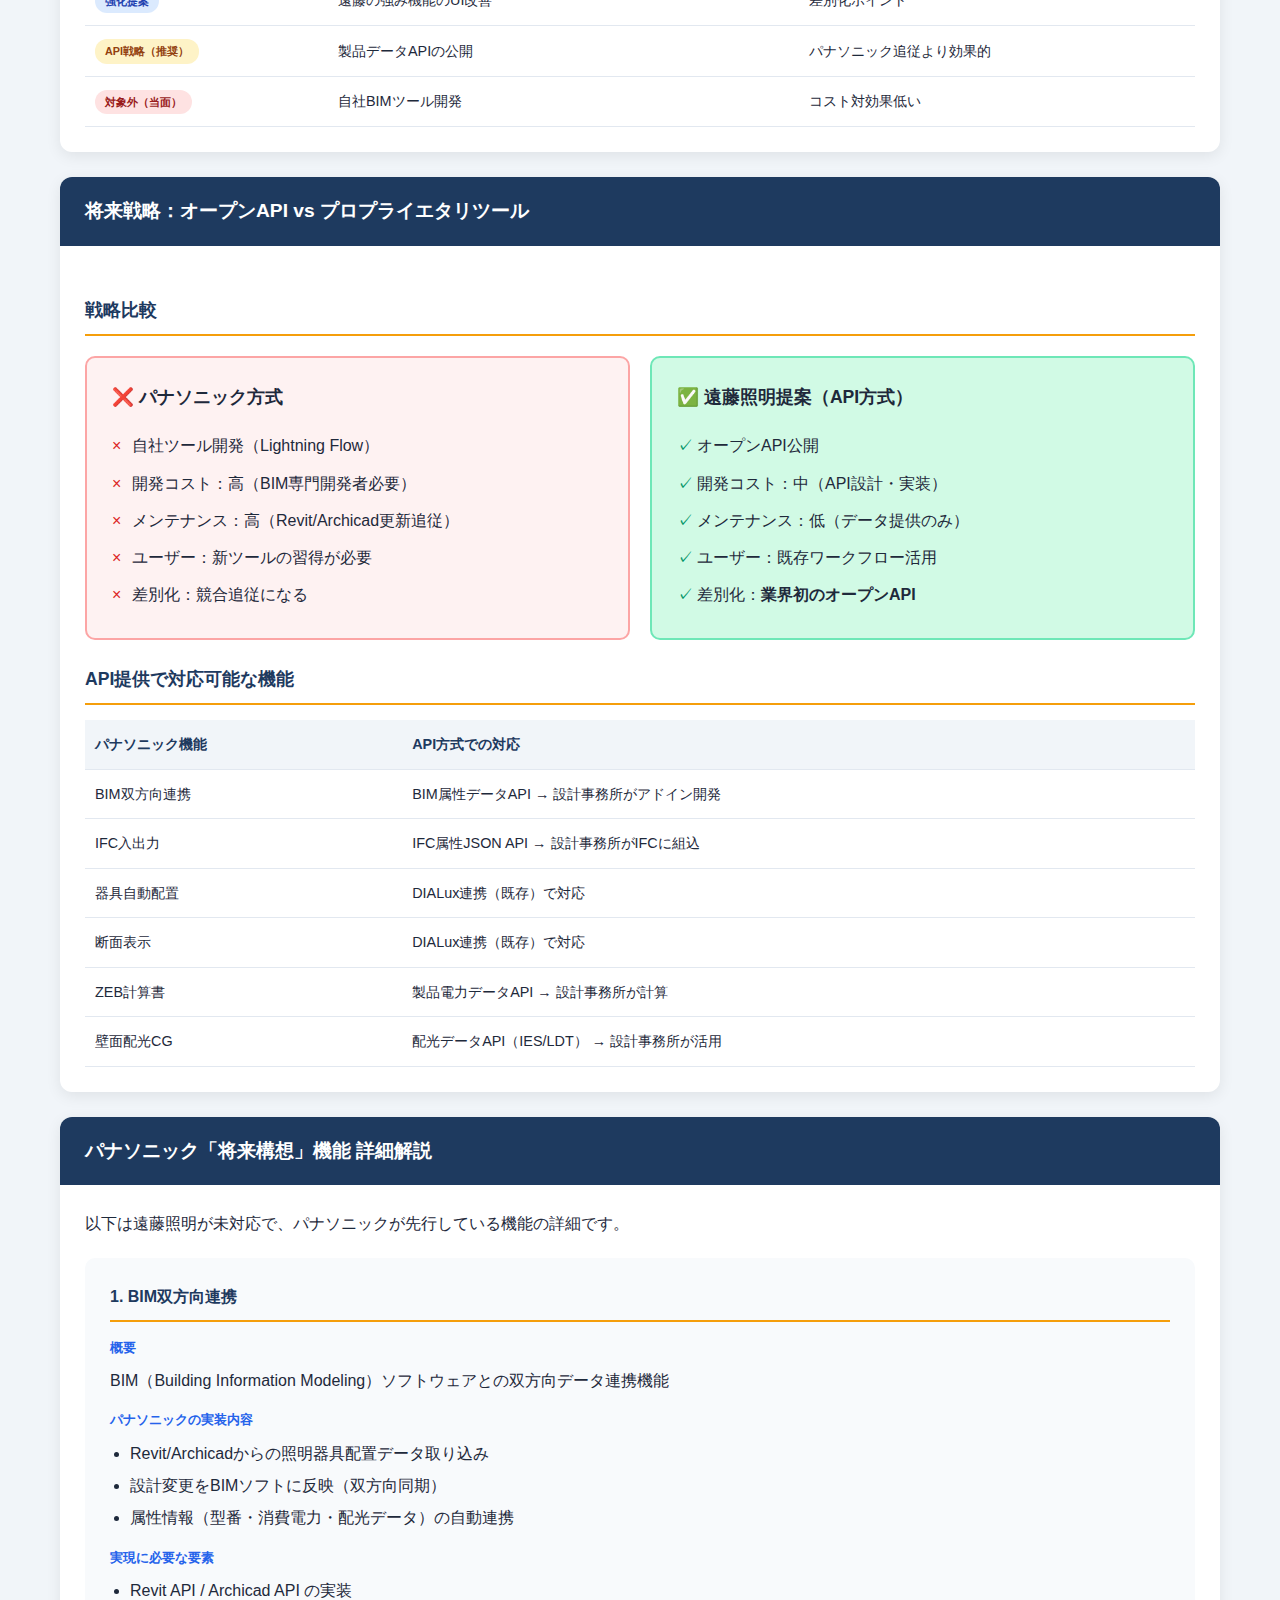
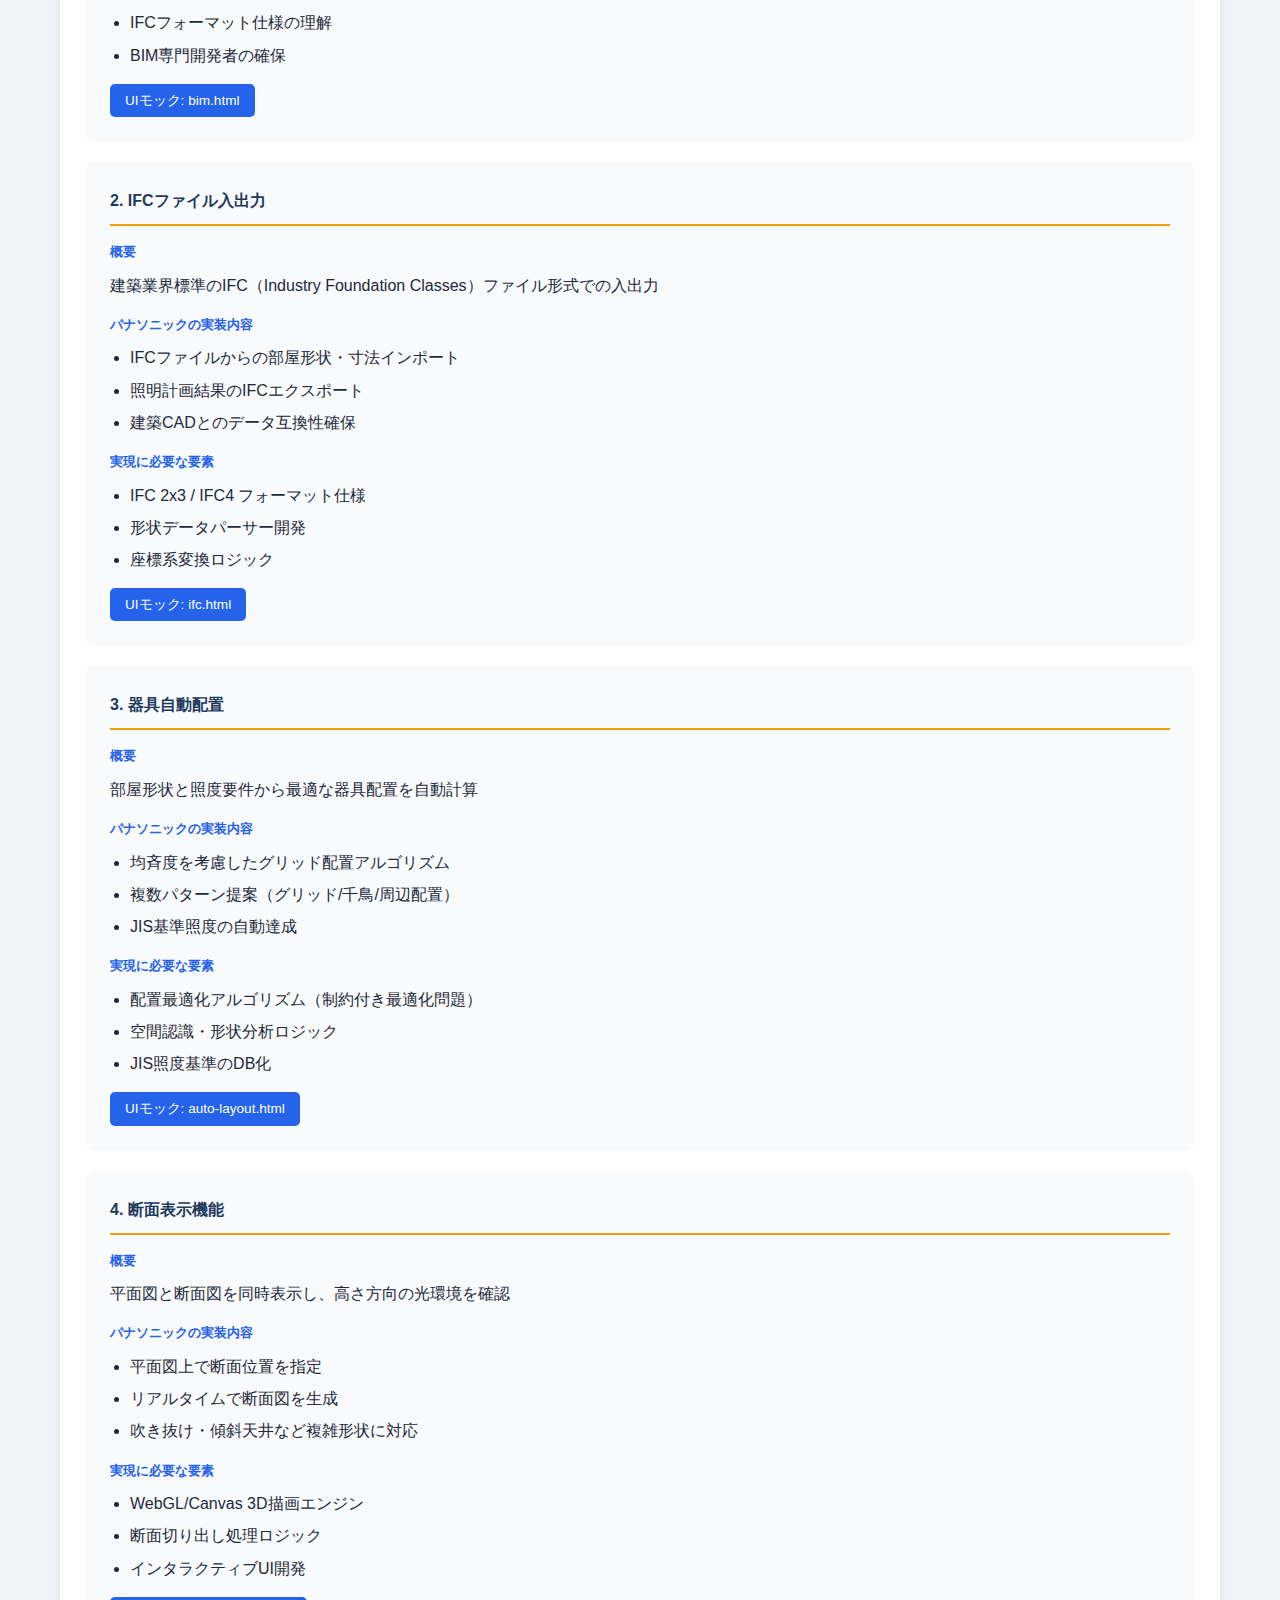
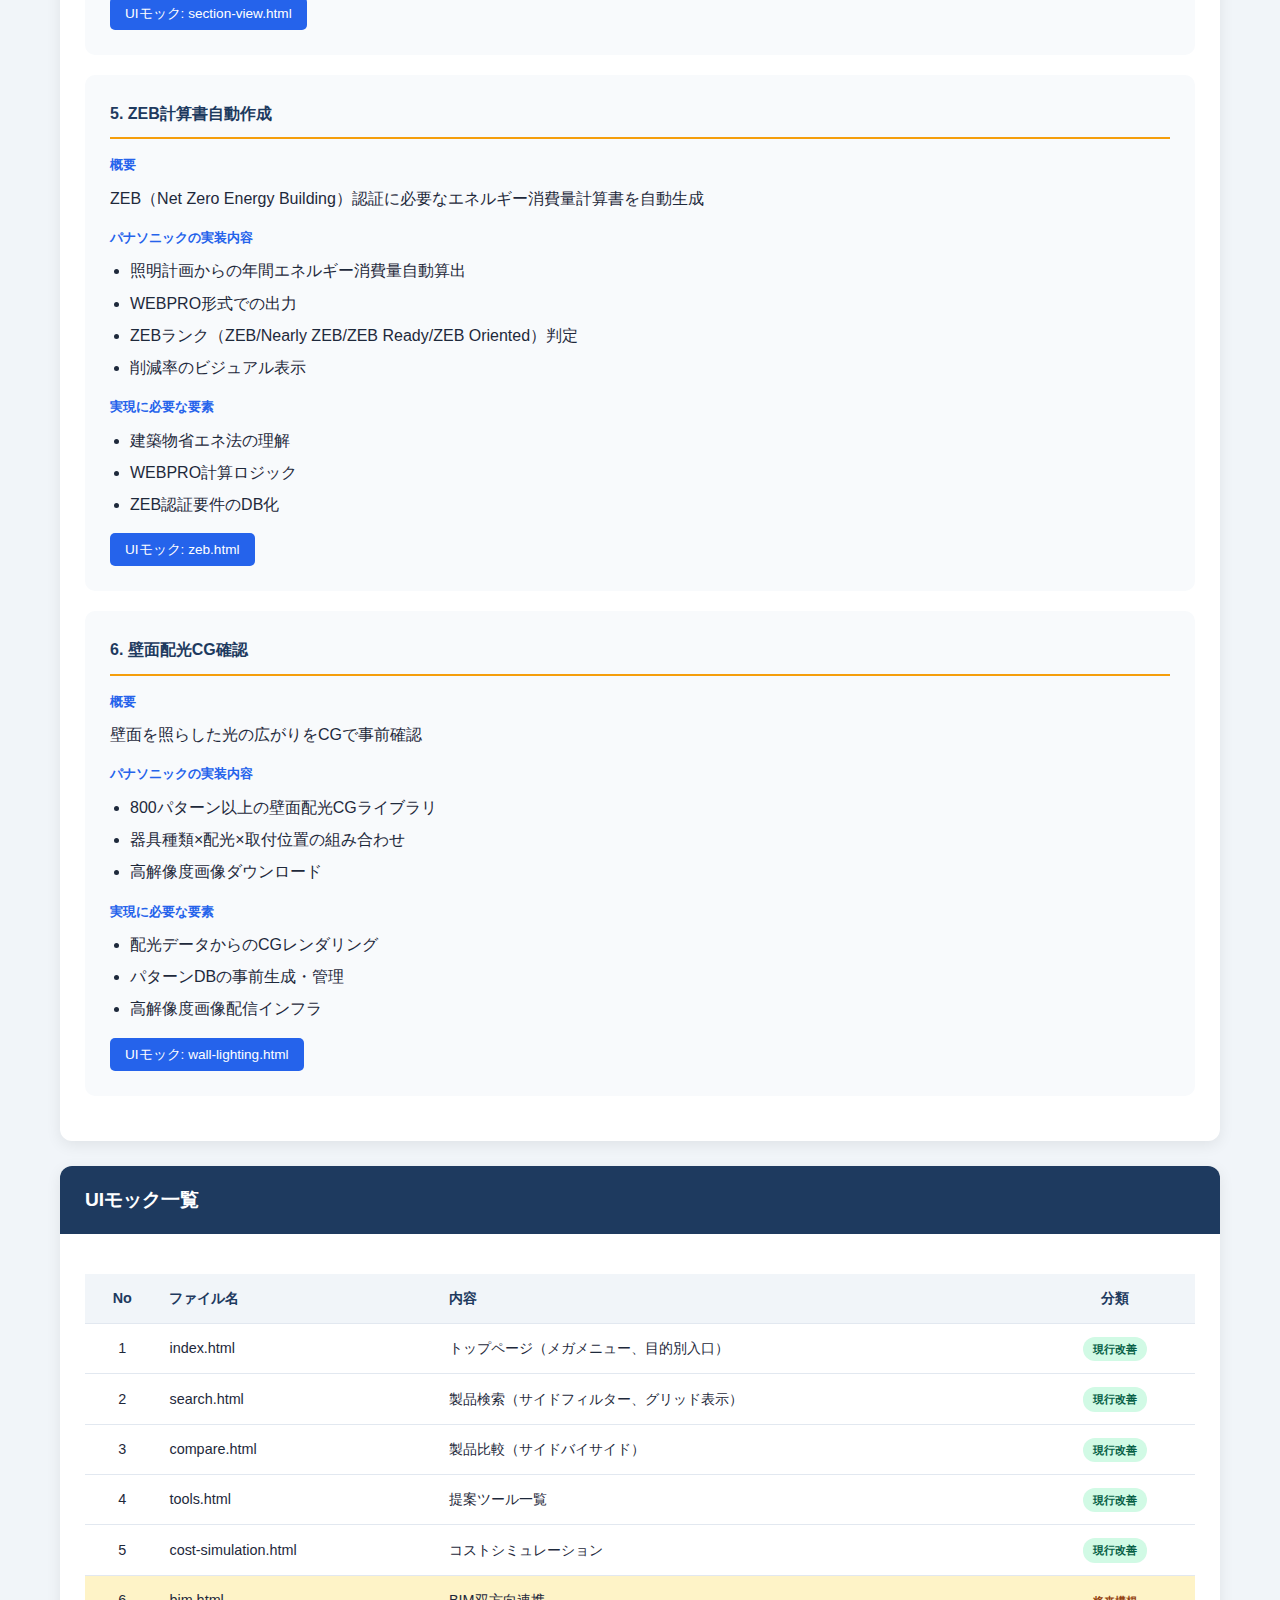
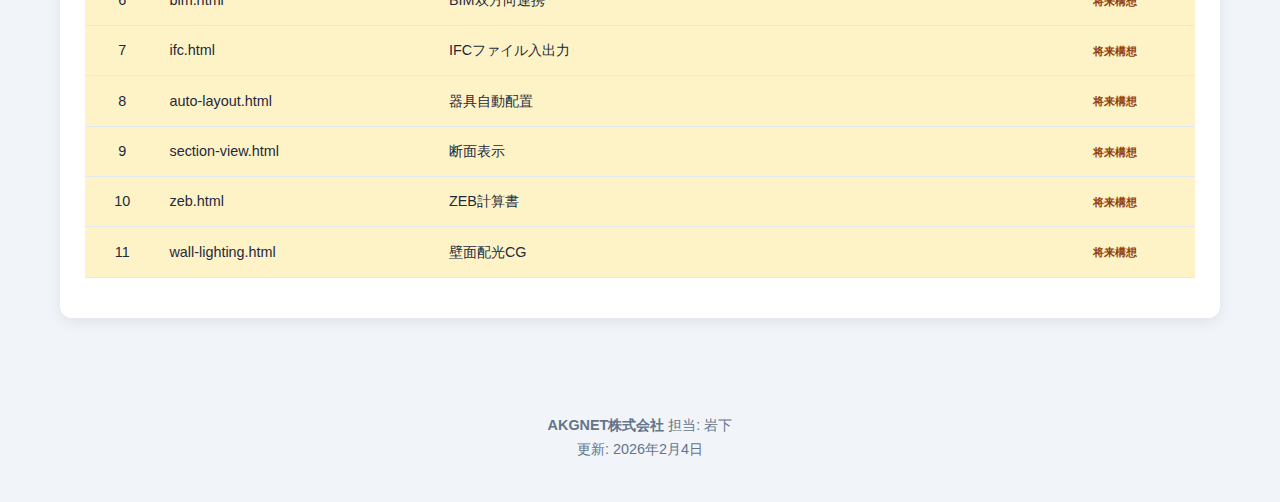
<file: comparison.html>
<!DOCTYPE html>
<html lang="ja">
<head>
    <meta charset="UTF-8">
    <meta name="viewport" content="width=device-width, initial-scale=1.0">
    <title>遠藤照明 vs パナソニック vs Signify 機能比較表</title>
    <style>
        :root {
            --primary: #1e3a5f;
            --secondary: #2563eb;
            --accent: #f59e0b;
            --success: #10b981;
            --warning: #f59e0b;
            --danger: #ef4444;
            --light: #f8fafc;
            --text: #1e293b;
            --border: #e2e8f0;
            --endo: #dc2626;
            --pana: #2563eb;
            --signify: #7c3aed;
        }
        
        * {
            margin: 0;
            padding: 0;
            box-sizing: border-box;
        }
        
        body {
            font-family: 'Hiragino Kaku Gothic ProN', 'Noto Sans JP', sans-serif;
            line-height: 1.7;
            color: var(--text);
            background: #f1f5f9;
        }
        
        /* Header */
        header {
            background: linear-gradient(135deg, var(--primary) 0%, #0f172a 100%);
            color: white;
            padding: 50px 20px;
            text-align: center;
        }
        
        header h1 {
            font-size: 2em;
            margin-bottom: 10px;
        }
        
        header .subtitle {
            opacity: 0.8;
            font-size: 0.95em;
        }
        
        .container {
            max-width: 1200px;
            margin: 0 auto;
            padding: 30px 20px;
        }
        
        /* Navigation */
        nav {
            background: white;
            padding: 15px 20px;
            position: sticky;
            top: 0;
            z-index: 100;
            box-shadow: 0 2px 10px rgba(0,0,0,0.1);
        }
        
        nav ul {
            list-style: none;
            display: flex;
            flex-wrap: wrap;
            gap: 8px;
            justify-content: center;
            max-width: 1200px;
            margin: 0 auto;
        }
        
        nav a {
            color: var(--primary);
            text-decoration: none;
            padding: 6px 14px;
            border-radius: 20px;
            font-size: 0.8em;
            border: 1px solid var(--border);
            transition: all 0.3s;
        }
        
        nav a:hover {
            background: var(--primary);
            color: white;
        }
        
        /* Section */
        section {
            background: white;
            border-radius: 12px;
            margin: 25px 0;
            box-shadow: 0 4px 15px rgba(0,0,0,0.08);
            overflow: hidden;
        }
        
        section h2 {
            background: var(--primary);
            color: white;
            padding: 18px 25px;
            font-size: 1.2em;
        }
        
        section h3 {
            color: var(--primary);
            font-size: 1.1em;
            margin: 25px 0 15px;
            padding-bottom: 8px;
            border-bottom: 2px solid var(--accent);
        }
        
        section h4 {
            color: var(--secondary);
            margin: 20px 0 10px;
            font-size: 1em;
        }
        
        .content {
            padding: 25px;
        }
        
        /* Tables */
        .table-wrapper {
            overflow-x: auto;
            margin: 15px 0;
        }
        
        table {
            width: 100%;
            border-collapse: collapse;
            font-size: 0.9em;
            min-width: 700px;
        }
        
        th, td {
            padding: 12px 10px;
            text-align: left;
            border-bottom: 1px solid var(--border);
        }
        
        th {
            background: #f1f5f9;
            font-weight: 600;
            color: var(--primary);
            position: sticky;
            top: 0;
        }
        
        tr:hover {
            background: #fafbfc;
        }
        
        .center {
            text-align: center;
        }
        
        /* Rating badges */
        .rating {
            display: inline-block;
            width: 28px;
            height: 28px;
            line-height: 28px;
            text-align: center;
            border-radius: 50%;
            font-weight: bold;
            font-size: 0.85em;
        }
        
        .rating-top {
            background: linear-gradient(135deg, #fbbf24 0%, #f59e0b 100%);
            color: white;
        }
        
        .rating-good {
            background: #dbeafe;
            color: #1d4ed8;
        }
        
        .rating-fair {
            background: #fef3c7;
            color: #92400e;
        }
        
        .rating-none {
            background: #fee2e2;
            color: #dc2626;
        }
        
        /* Difficulty badges */
        .difficulty {
            display: inline-block;
            padding: 3px 10px;
            border-radius: 12px;
            font-size: 0.75em;
            font-weight: 600;
        }
        
        .diff-low {
            background: #d1fae5;
            color: #065f46;
        }
        
        .diff-mid {
            background: #fef3c7;
            color: #92400e;
        }
        
        .diff-high {
            background: #fee2e2;
            color: #991b1b;
        }
        
        .diff-check {
            background: #e0e7ff;
            color: #3730a3;
        }
        
        /* Proposal badges */
        .proposal {
            display: inline-block;
            padding: 3px 10px;
            border-radius: 12px;
            font-size: 0.75em;
            font-weight: 600;
        }
        
        .prop-yes {
            background: #d1fae5;
            color: #065f46;
        }
        
        .prop-ui {
            background: #dbeafe;
            color: #1e40af;
        }
        
        .prop-keep {
            background: #f3f4f6;
            color: #4b5563;
        }
        
        .prop-check {
            background: #fef3c7;
            color: #92400e;
        }
        
        .prop-low {
            background: #fee2e2;
            color: #991b1b;
        }
        
        /* Company colors in headers */
        .col-endo {
            color: var(--endo);
        }
        
        .col-pana {
            color: var(--pana);
        }
        
        .col-signify {
            color: var(--signify);
        }
        
        /* Legend */
        .legend {
            display: grid;
            grid-template-columns: repeat(auto-fit, minmax(280px, 1fr));
            gap: 20px;
            margin: 20px 0;
        }
        
        .legend-box {
            background: var(--light);
            padding: 20px;
            border-radius: 8px;
        }
        
        .legend-box h5 {
            margin-bottom: 12px;
            color: var(--primary);
        }
        
        .legend-item {
            display: flex;
            align-items: center;
            gap: 10px;
            margin: 8px 0;
            font-size: 0.85em;
        }
        
        /* Summary cards */
        .summary-cards {
            display: grid;
            grid-template-columns: repeat(3, 1fr);
            gap: 20px;
            margin: 20px 0;
        }
        
        .summary-card {
            padding: 25px;
            border-radius: 10px;
            text-align: center;
        }
        
        .summary-card.endo {
            background: linear-gradient(135deg, #fef2f2 0%, #fee2e2 100%);
            border: 2px solid var(--endo);
        }
        
        .summary-card.pana {
            background: linear-gradient(135deg, #eff6ff 0%, #dbeafe 100%);
            border: 2px solid var(--pana);
        }
        
        .summary-card.signify {
            background: linear-gradient(135deg, #f5f3ff 0%, #ede9fe 100%);
            border: 2px solid var(--signify);
        }
        
        .summary-card h4 {
            margin: 0 0 10px;
            font-size: 1.2em;
        }
        
        .summary-card .strength {
            font-weight: 600;
            margin: 10px 0 5px;
        }
        
        .summary-card .target {
            font-size: 0.85em;
            color: #64748b;
        }
        
        /* Message box */
        .message-box {
            background: linear-gradient(135deg, #fef3c7 0%, #fde68a 100%);
            border-left: 5px solid var(--accent);
            padding: 25px;
            margin: 25px 0;
            border-radius: 0 10px 10px 0;
        }
        
        .message-box p {
            margin: 8px 0;
            font-size: 1.05em;
        }
        
        /* Comparison table special */
        .compare-table {
            margin: 20px 0;
        }
        
        .compare-table th:first-child {
            min-width: 150px;
        }
        
        /* Strategy comparison */
        .strategy-grid {
            display: grid;
            grid-template-columns: 1fr 1fr;
            gap: 20px;
            margin: 20px 0;
        }
        
        .strategy-box {
            padding: 25px;
            border-radius: 10px;
        }
        
        .strategy-box.old {
            background: #fef2f2;
            border: 2px solid #fca5a5;
        }
        
        .strategy-box.new {
            background: #d1fae5;
            border: 2px solid #6ee7b7;
        }
        
        .strategy-box h5 {
            margin-bottom: 15px;
            font-size: 1.1em;
        }
        
        .strategy-box ul {
            list-style: none;
        }
        
        .strategy-box li {
            padding: 5px 0;
            padding-left: 20px;
            position: relative;
        }
        
        .strategy-box.old li::before {
            content: "×";
            position: absolute;
            left: 0;
            color: #dc2626;
        }
        
        .strategy-box.new li::before {
            content: "✓";
            position: absolute;
            left: 0;
            color: #059669;
        }
        
        /* Feature detail */
        .feature-detail {
            background: var(--light);
            padding: 25px;
            border-radius: 10px;
            margin: 20px 0;
        }
        
        .feature-detail h4 {
            color: var(--primary);
            margin: 0 0 15px;
            padding-bottom: 10px;
            border-bottom: 2px solid var(--accent);
        }
        
        .feature-detail h5 {
            color: var(--secondary);
            margin: 15px 0 8px;
        }
        
        .feature-detail ul {
            margin-left: 20px;
        }
        
        .feature-detail li {
            margin: 5px 0;
        }
        
        .mock-link {
            display: inline-block;
            background: var(--secondary);
            color: white;
            padding: 5px 15px;
            border-radius: 5px;
            font-size: 0.85em;
            margin-top: 10px;
            text-decoration: none;
        }
        
        /* Footer */
        footer {
            text-align: center;
            padding: 40px;
            color: #64748b;
            font-size: 0.9em;
        }
        
        /* Responsive */
        @media (max-width: 768px) {
            header h1 {
                font-size: 1.4em;
            }
            
            .summary-cards {
                grid-template-columns: 1fr;
            }
            
            .strategy-grid {
                grid-template-columns: 1fr;
            }
            
            nav a {
                font-size: 0.75em;
                padding: 5px 10px;
            }
        }
        
        @media print {
            nav { display: none; }
            section { break-inside: avoid; }
        }
    </style>
</head>
<body>
    <header>
        <h1>遠藤照明 vs パナソニック vs Signify</h1>
        <p class="subtitle">機能比較表（実現条件付き）｜作成日: 2026年2月4日</p>
    </header>
    
    <nav>
        <ul>
            <li><a href="#uiux">UI/UX</a></li>
            <li><a href="#design">設計支援</a></li>
            <li><a href="#sales">提案・営業</a></li>
            <li><a href="#search">製品検索</a></li>
            <li><a href="#guide">選定ガイド</a></li>
            <li><a href="#data">データ連携</a></li>
            <li><a href="#summary">まとめ</a></li>
            <li><a href="#strategy">将来戦略</a></li>
            <li><a href="#future">将来構想詳細</a></li>
        </ul>
    </nav>
    
    <div class="container">
        
        <!-- 1. UI/UX -->
        <section id="uiux">
            <h2>1. UI/UX・デザイン</h2>
            <div class="content">
                <div class="table-wrapper">
                    <table>
                        <tr>
                            <th>項目</th>
                            <th class="center col-endo">遠藤</th>
                            <th class="center col-pana">パナソニック</th>
                            <th class="center col-signify">Signify</th>
                            <th>実現に必要なもの</th>
                            <th class="center">難易度</th>
                            <th class="center">提案可否</th>
                        </tr>
                        <tr>
                            <td>モダンUI</td>
                            <td class="center"><span class="rating rating-fair">△</span></td>
                            <td class="center"><span class="rating rating-good">○</span></td>
                            <td class="center"><span class="rating rating-top">◎</span></td>
                            <td>デザイン設計・アイデア</td>
                            <td class="center"><span class="difficulty diff-low">低</span></td>
                            <td class="center"><span class="proposal prop-yes">◎</span></td>
                        </tr>
                        <tr>
                            <td>レスポンシブ対応</td>
                            <td class="center"><span class="rating rating-fair">△</span></td>
                            <td class="center"><span class="rating rating-good">○</span></td>
                            <td class="center"><span class="rating rating-top">◎</span></td>
                            <td>フロントエンド実装</td>
                            <td class="center"><span class="difficulty diff-low">低</span></td>
                            <td class="center"><span class="proposal prop-yes">◎</span></td>
                        </tr>
                        <tr>
                            <td>メガメニュー</td>
                            <td class="center"><span class="rating rating-none">×</span></td>
                            <td class="center"><span class="rating rating-good">○</span></td>
                            <td class="center"><span class="rating rating-top">◎</span></td>
                            <td>情報設計・実装</td>
                            <td class="center"><span class="difficulty diff-low">低</span></td>
                            <td class="center"><span class="proposal prop-yes">◎</span></td>
                        </tr>
                        <tr>
                            <td>デザイン統一性</td>
                            <td class="center"><span class="rating rating-fair">△</span></td>
                            <td class="center"><span class="rating rating-good">○</span></td>
                            <td class="center"><span class="rating rating-top">◎</span></td>
                            <td>UIガイドライン策定</td>
                            <td class="center"><span class="difficulty diff-low">低〜中</span></td>
                            <td class="center"><span class="proposal prop-yes">◎</span></td>
                        </tr>
                        <tr>
                            <td>モバイルアプリ</td>
                            <td class="center"><span class="rating rating-fair">△</span></td>
                            <td class="center"><span class="rating rating-good">○</span></td>
                            <td class="center"><span class="rating rating-good">○</span></td>
                            <td>アプリ開発</td>
                            <td class="center"><span class="difficulty diff-high">中〜高</span></td>
                            <td class="center"><span class="proposal prop-low">△</span></td>
                        </tr>
                    </table>
                </div>
            </div>
        </section>
        
        <!-- 2. 設計支援 -->
        <section id="design">
            <h2>2. 設計支援ツール</h2>
            <div class="content">
                <div class="table-wrapper">
                    <table>
                        <tr>
                            <th>項目</th>
                            <th class="center col-endo">遠藤</th>
                            <th class="center col-pana">パナソニック</th>
                            <th class="center col-signify">Signify</th>
                            <th>実現に必要なもの</th>
                            <th class="center">難易度</th>
                            <th class="center">提案可否</th>
                        </tr>
                        <tr>
                            <td>2次元照度計算</td>
                            <td class="center"><span class="rating rating-top">◎</span></td>
                            <td class="center"><span class="rating rating-top">◎</span></td>
                            <td class="center"><span class="rating rating-fair">△</span></td>
                            <td>既存機能あり</td>
                            <td class="center">-</td>
                            <td class="center"><span class="proposal prop-keep">維持</span></td>
                        </tr>
                        <tr>
                            <td>3Dシミュレーション</td>
                            <td class="center"><span class="rating rating-good">○</span></td>
                            <td class="center"><span class="rating rating-top">◎</span></td>
                            <td class="center"><span class="rating rating-good">○</span></td>
                            <td>DIALux連携（既存）</td>
                            <td class="center">-</td>
                            <td class="center"><span class="proposal prop-keep">維持</span></td>
                        </tr>
                        <tr style="background:#fef3c7;">
                            <td><strong>BIM双方向連携</strong></td>
                            <td class="center"><span class="rating rating-fair">△</span></td>
                            <td class="center"><span class="rating rating-top">◎</span></td>
                            <td class="center"><span class="rating rating-good">○</span></td>
                            <td>Revit/Archicad API、IFC仕様、専門開発者</td>
                            <td class="center"><span class="difficulty diff-high">高</span></td>
                            <td class="center"><span class="proposal prop-check">要調査</span></td>
                        </tr>
                        <tr style="background:#fef3c7;">
                            <td><strong>IFCファイル入出力</strong></td>
                            <td class="center"><span class="rating rating-fair">△</span></td>
                            <td class="center"><span class="rating rating-top">◎</span></td>
                            <td class="center"><span class="rating rating-good">○</span></td>
                            <td>IFCフォーマット仕様、BIM専門知識</td>
                            <td class="center"><span class="difficulty diff-high">高</span></td>
                            <td class="center"><span class="proposal prop-check">要調査</span></td>
                        </tr>
                        <tr style="background:#fef3c7;">
                            <td><strong>器具自動配置</strong></td>
                            <td class="center"><span class="rating rating-none">×</span></td>
                            <td class="center"><span class="rating rating-top">◎</span></td>
                            <td class="center"><span class="rating rating-fair">△</span></td>
                            <td>配置アルゴリズム、空間認識ロジック</td>
                            <td class="center"><span class="difficulty diff-high">高</span></td>
                            <td class="center"><span class="proposal prop-check">要調査</span></td>
                        </tr>
                        <tr style="background:#fef3c7;">
                            <td><strong>断面表示機能</strong></td>
                            <td class="center"><span class="rating rating-none">×</span></td>
                            <td class="center"><span class="rating rating-top">◎</span></td>
                            <td class="center"><span class="rating rating-fair">△</span></td>
                            <td>3D描画エンジン、UI開発</td>
                            <td class="center"><span class="difficulty diff-high">高</span></td>
                            <td class="center"><span class="proposal prop-check">要調査</span></td>
                        </tr>
                        <tr style="background:#fef3c7;">
                            <td><strong>ZEB計算書自動作成</strong></td>
                            <td class="center"><span class="rating rating-none">×</span></td>
                            <td class="center"><span class="rating rating-top">◎</span></td>
                            <td class="center"><span class="rating rating-fair">△</span></td>
                            <td>ZEB基準理解、計算ロジック、認証要件</td>
                            <td class="center"><span class="difficulty diff-mid">中〜高</span></td>
                            <td class="center"><span class="proposal prop-check">要調査</span></td>
                        </tr>
                        <tr>
                            <td>JIS輝度基準対応</td>
                            <td class="center"><span class="rating rating-fair">△</span></td>
                            <td class="center"><span class="rating rating-top">◎</span></td>
                            <td class="center"><span class="rating rating-fair">△</span></td>
                            <td>JIS規格実装、検証体制</td>
                            <td class="center"><span class="difficulty diff-mid">中</span></td>
                            <td class="center"><span class="proposal prop-low">△</span></td>
                        </tr>
                        <tr>
                            <td>壁面配光CG確認</td>
                            <td class="center"><span class="rating rating-fair">△</span></td>
                            <td class="center"><span class="rating rating-top">◎</span></td>
                            <td class="center"><span class="rating rating-fair">△</span></td>
                            <td>CGレンダリング、パターンDB構築</td>
                            <td class="center"><span class="difficulty diff-mid">中〜高</span></td>
                            <td class="center"><span class="proposal prop-low">△</span></td>
                        </tr>
                    </table>
                </div>
            </div>
        </section>
        
        <!-- 3. 提案・営業支援 -->
        <section id="sales">
            <h2>3. 提案・営業支援 <span style="color:var(--accent);">← 遠藤照明の強み</span></h2>
            <div class="content">
                <div class="table-wrapper">
                    <table>
                        <tr>
                            <th>項目</th>
                            <th class="center col-endo">遠藤</th>
                            <th class="center col-pana">パナソニック</th>
                            <th class="center col-signify">Signify</th>
                            <th>実現に必要なもの</th>
                            <th class="center">難易度</th>
                            <th class="center">提案可否</th>
                        </tr>
                        <tr style="background:#d1fae5;">
                            <td><strong>コストシミュレーション</strong></td>
                            <td class="center"><span class="rating rating-top">◎</span></td>
                            <td class="center"><span class="rating rating-fair">△</span></td>
                            <td class="center"><span class="rating rating-none">×</span></td>
                            <td>既存機能あり</td>
                            <td class="center">-</td>
                            <td class="center"><span class="proposal prop-ui">UI強化</span></td>
                        </tr>
                        <tr style="background:#d1fae5;">
                            <td><strong>既存vs提案比較</strong></td>
                            <td class="center"><span class="rating rating-top">◎</span></td>
                            <td class="center"><span class="rating rating-fair">△</span></td>
                            <td class="center"><span class="rating rating-none">×</span></td>
                            <td>既存機能あり</td>
                            <td class="center">-</td>
                            <td class="center"><span class="proposal prop-ui">UI強化</span></td>
                        </tr>
                        <tr style="background:#d1fae5;">
                            <td><strong>提案書自動生成</strong></td>
                            <td class="center"><span class="rating rating-top">◎</span></td>
                            <td class="center"><span class="rating rating-good">○</span></td>
                            <td class="center"><span class="rating rating-fair">△</span></td>
                            <td>既存機能あり</td>
                            <td class="center">-</td>
                            <td class="center"><span class="proposal prop-ui">UI強化</span></td>
                        </tr>
                        <tr style="background:#d1fae5;">
                            <td><strong>画像・姿図リスト</strong></td>
                            <td class="center"><span class="rating rating-top">◎</span></td>
                            <td class="center"><span class="rating rating-good">○</span></td>
                            <td class="center"><span class="rating rating-fair">△</span></td>
                            <td>既存機能あり</td>
                            <td class="center">-</td>
                            <td class="center"><span class="proposal prop-ui">UI強化</span></td>
                        </tr>
                        <tr style="background:#d1fae5;">
                            <td><strong>容量リスト作成</strong></td>
                            <td class="center"><span class="rating rating-top">◎</span></td>
                            <td class="center"><span class="rating rating-fair">△</span></td>
                            <td class="center"><span class="rating rating-none">×</span></td>
                            <td>既存機能あり</td>
                            <td class="center">-</td>
                            <td class="center"><span class="proposal prop-ui">UI強化</span></td>
                        </tr>
                        <tr style="background:#d1fae5;">
                            <td><strong>ランニングコスト計算</strong></td>
                            <td class="center"><span class="rating rating-top">◎</span></td>
                            <td class="center"><span class="rating rating-fair">△</span></td>
                            <td class="center"><span class="rating rating-none">×</span></td>
                            <td>既存機能あり</td>
                            <td class="center">-</td>
                            <td class="center"><span class="proposal prop-ui">UI強化</span></td>
                        </tr>
                    </table>
                </div>
            </div>
        </section>
        
        <!-- 4. 製品検索 -->
        <section id="search">
            <h2>4. 製品検索・選定</h2>
            <div class="content">
                <div class="table-wrapper">
                    <table>
                        <tr>
                            <th>項目</th>
                            <th class="center col-endo">遠藤</th>
                            <th class="center col-pana">パナソニック</th>
                            <th class="center col-signify">Signify</th>
                            <th>実現に必要なもの</th>
                            <th class="center">難易度</th>
                            <th class="center">提案可否</th>
                        </tr>
                        <tr>
                            <td>品番検索</td>
                            <td class="center"><span class="rating rating-good">○</span></td>
                            <td class="center"><span class="rating rating-good">○</span></td>
                            <td class="center"><span class="rating rating-good">○</span></td>
                            <td>UI改善のみ</td>
                            <td class="center"><span class="difficulty diff-low">低</span></td>
                            <td class="center"><span class="proposal prop-yes">◎</span></td>
                        </tr>
                        <tr>
                            <td>複数品番一括検索</td>
                            <td class="center"><span class="rating rating-top">◎</span></td>
                            <td class="center"><span class="rating rating-fair">△</span></td>
                            <td class="center"><span class="rating rating-fair">△</span></td>
                            <td>既存機能あり</td>
                            <td class="center">-</td>
                            <td class="center"><span class="proposal prop-ui">UI強化</span></td>
                        </tr>
                        <tr>
                            <td>後継品・代替品検索</td>
                            <td class="center"><span class="rating rating-top">◎</span></td>
                            <td class="center"><span class="rating rating-top">◎</span></td>
                            <td class="center"><span class="rating rating-fair">△</span></td>
                            <td>既存機能あり</td>
                            <td class="center">-</td>
                            <td class="center"><span class="proposal prop-ui">UI強化</span></td>
                        </tr>
                        <tr>
                            <td>LED置換検索</td>
                            <td class="center"><span class="rating rating-fair">△</span></td>
                            <td class="center"><span class="rating rating-top">◎</span></td>
                            <td class="center"><span class="rating rating-fair">△</span></td>
                            <td>製品データ整備、マッピングロジック</td>
                            <td class="center"><span class="difficulty diff-mid">中</span></td>
                            <td class="center"><span class="proposal prop-yes">○</span></td>
                        </tr>
                        <tr>
                            <td>フィルター検索</td>
                            <td class="center"><span class="rating rating-fair">△</span></td>
                            <td class="center"><span class="rating rating-good">○</span></td>
                            <td class="center"><span class="rating rating-top">◎</span></td>
                            <td>製品データ整備、UI実装</td>
                            <td class="center"><span class="difficulty diff-low">低〜中</span></td>
                            <td class="center"><span class="proposal prop-yes">◎</span></td>
                        </tr>
                        <tr>
                            <td>製品比較機能</td>
                            <td class="center"><span class="rating rating-fair">△</span></td>
                            <td class="center"><span class="rating rating-good">○</span></td>
                            <td class="center"><span class="rating rating-top">◎</span></td>
                            <td>比較ロジック、UI設計</td>
                            <td class="center"><span class="difficulty diff-mid">中</span></td>
                            <td class="center"><span class="proposal prop-yes">○</span></td>
                        </tr>
                        <tr>
                            <td>在庫/即納表示</td>
                            <td class="center"><span class="rating rating-none">×</span></td>
                            <td class="center"><span class="rating rating-fair">△</span></td>
                            <td class="center"><span class="rating rating-top">◎</span></td>
                            <td><strong>基幹システム連携</strong>、リアルタイムデータ</td>
                            <td class="center"><span class="difficulty diff-high">高</span></td>
                            <td class="center"><span class="proposal prop-check">要確認</span></td>
                        </tr>
                    </table>
                </div>
            </div>
        </section>
        
        <!-- 5. 選定ガイド -->
        <section id="guide">
            <h2>5. 選定ガイド・設計サポート</h2>
            <div class="content">
                <div class="table-wrapper">
                    <table>
                        <tr>
                            <th>項目</th>
                            <th class="center col-endo">遠藤</th>
                            <th class="center col-pana">パナソニック</th>
                            <th class="center col-signify">Signify</th>
                            <th>実現に必要なもの</th>
                            <th class="center">難易度</th>
                            <th class="center">提案可否</th>
                        </tr>
                        <tr>
                            <td>かんたん器具選定</td>
                            <td class="center"><span class="rating rating-top">◎</span></td>
                            <td class="center"><span class="rating rating-good">○</span></td>
                            <td class="center"><span class="rating rating-fair">△</span></td>
                            <td>既存機能あり</td>
                            <td class="center">-</td>
                            <td class="center"><span class="proposal prop-ui">UI強化</span></td>
                        </tr>
                        <tr>
                            <td>間接照明設計ガイド</td>
                            <td class="center"><span class="rating rating-top">◎</span></td>
                            <td class="center"><span class="rating rating-fair">△</span></td>
                            <td class="center"><span class="rating rating-none">×</span></td>
                            <td>既存機能あり</td>
                            <td class="center">-</td>
                            <td class="center"><span class="proposal prop-ui">UI強化</span></td>
                        </tr>
                        <tr>
                            <td>施工事例</td>
                            <td class="center"><span class="rating rating-good">○</span></td>
                            <td class="center"><span class="rating rating-top">◎</span></td>
                            <td class="center"><span class="rating rating-top">◎</span></td>
                            <td>コンテンツ拡充</td>
                            <td class="center"><span class="difficulty diff-low">低</span></td>
                            <td class="center"><span class="proposal prop-yes">◎</span></td>
                        </tr>
                        <tr>
                            <td>モデルプラン</td>
                            <td class="center"><span class="rating rating-fair">△</span></td>
                            <td class="center"><span class="rating rating-top">◎</span></td>
                            <td class="center"><span class="rating rating-good">○</span></td>
                            <td>コンテンツ作成</td>
                            <td class="center"><span class="difficulty diff-low">低〜中</span></td>
                            <td class="center"><span class="proposal prop-yes">○</span></td>
                        </tr>
                        <tr>
                            <td>設計資料・技術情報</td>
                            <td class="center"><span class="rating rating-good">○</span></td>
                            <td class="center"><span class="rating rating-top">◎</span></td>
                            <td class="center"><span class="rating rating-good">○</span></td>
                            <td>コンテンツ整理</td>
                            <td class="center"><span class="difficulty diff-low">低</span></td>
                            <td class="center"><span class="proposal prop-yes">◎</span></td>
                        </tr>
                        <tr>
                            <td>使い方ナビ/ヘルプ</td>
                            <td class="center"><span class="rating rating-top">◎</span></td>
                            <td class="center"><span class="rating rating-good">○</span></td>
                            <td class="center"><span class="rating rating-fair">△</span></td>
                            <td>既存機能あり</td>
                            <td class="center">-</td>
                            <td class="center"><span class="proposal prop-keep">維持</span></td>
                        </tr>
                    </table>
                </div>
            </div>
        </section>
        
        <!-- 6. データ連携 -->
        <section id="data">
            <h2>6. データ連携・出力</h2>
            <div class="content">
                <div class="table-wrapper">
                    <table>
                        <tr>
                            <th>項目</th>
                            <th class="center col-endo">遠藤</th>
                            <th class="center col-pana">パナソニック</th>
                            <th class="center col-signify">Signify</th>
                            <th>実現に必要なもの</th>
                            <th class="center">難易度</th>
                            <th class="center">提案可否</th>
                        </tr>
                        <tr>
                            <td>仕様図DL</td>
                            <td class="center"><span class="rating rating-good">○</span></td>
                            <td class="center"><span class="rating rating-good">○</span></td>
                            <td class="center"><span class="rating rating-good">○</span></td>
                            <td>既存機能あり</td>
                            <td class="center">-</td>
                            <td class="center"><span class="proposal prop-keep">維持</span></td>
                        </tr>
                        <tr>
                            <td>配光データDL</td>
                            <td class="center"><span class="rating rating-good">○</span></td>
                            <td class="center"><span class="rating rating-good">○</span></td>
                            <td class="center"><span class="rating rating-good">○</span></td>
                            <td>既存機能あり</td>
                            <td class="center">-</td>
                            <td class="center"><span class="proposal prop-keep">維持</span></td>
                        </tr>
                        <tr>
                            <td>BIMデータDL</td>
                            <td class="center"><span class="rating rating-good">○</span></td>
                            <td class="center"><span class="rating rating-top">◎</span></td>
                            <td class="center"><span class="rating rating-good">○</span></td>
                            <td>既存機能あり</td>
                            <td class="center">-</td>
                            <td class="center"><span class="proposal prop-keep">維持</span></td>
                        </tr>
                        <tr>
                            <td>Excel出力</td>
                            <td class="center"><span class="rating rating-good">○</span></td>
                            <td class="center"><span class="rating rating-good">○</span></td>
                            <td class="center"><span class="rating rating-fair">△</span></td>
                            <td>既存機能あり</td>
                            <td class="center">-</td>
                            <td class="center"><span class="proposal prop-keep">維持</span></td>
                        </tr>
                        <tr>
                            <td>一括ダウンロード</td>
                            <td class="center"><span class="rating rating-good">○</span></td>
                            <td class="center"><span class="rating rating-good">○</span></td>
                            <td class="center"><span class="rating rating-good">○</span></td>
                            <td>既存機能あり</td>
                            <td class="center">-</td>
                            <td class="center"><span class="proposal prop-keep">維持</span></td>
                        </tr>
                    </table>
                </div>
            </div>
        </section>
        
        <!-- 凡例 -->
        <section>
            <h2>凡例</h2>
            <div class="content">
                <div class="legend">
                    <div class="legend-box">
                        <h5>評価記号</h5>
                        <div class="legend-item"><span class="rating rating-top">◎</span> 業界トップレベル</div>
                        <div class="legend-item"><span class="rating rating-good">○</span> 標準的に対応</div>
                        <div class="legend-item"><span class="rating rating-fair">△</span> 部分対応/改善余地</div>
                        <div class="legend-item"><span class="rating rating-none">×</span> 未対応</div>
                    </div>
                    <div class="legend-box">
                        <h5>難易度</h5>
                        <div class="legend-item"><span class="difficulty diff-low">低</span> アイデア・デザインで解決可能</div>
                        <div class="legend-item"><span class="difficulty diff-mid">中</span> 一定の開発工数が必要</div>
                        <div class="legend-item"><span class="difficulty diff-high">高</span> 専門知識・外部連携・長期開発が必要</div>
                        <div class="legend-item"><span class="difficulty diff-check">要調査</span> 技術調査・ヒアリングが必要</div>
                    </div>
                    <div class="legend-box">
                        <h5>提案可否</h5>
                        <div class="legend-item"><span class="proposal prop-yes">◎</span> 確実に提案可能</div>
                        <div class="legend-item"><span class="proposal prop-yes">○</span> 提案可能（要検討）</div>
                        <div class="legend-item"><span class="proposal prop-ui">UI強化</span> 既存機能のUI改善で差別化</div>
                        <div class="legend-item"><span class="proposal prop-keep">維持</span> 現状維持でOK</div>
                        <div class="legend-item"><span class="proposal prop-check">要調査</span> 判断材料不足</div>
                        <div class="legend-item"><span class="proposal prop-low">△</span> 優先度低/コスト高</div>
                    </div>
                </div>
            </div>
        </section>
        
        <!-- まとめ -->
        <section id="summary">
            <h2>3社ポジショニング まとめ</h2>
            <div class="content">
                <div class="summary-cards">
                    <div class="summary-card endo">
                        <h4 style="color:var(--endo);">遠藤照明</h4>
                        <div class="strength">提案・営業支援ツール</div>
                        <div class="target">ターゲット: 営業担当・代理店</div>
                    </div>
                    <div class="summary-card pana">
                        <h4 style="color:var(--pana);">パナソニック</h4>
                        <div class="strength">設計支援・BIM連携</div>
                        <div class="target">ターゲット: 設計者・技術者</div>
                    </div>
                    <div class="summary-card signify">
                        <h4 style="color:var(--signify);">Signify</h4>
                        <div class="strength">UI/UX・グローバル対応</div>
                        <div class="target">ターゲット: 全般ユーザー</div>
                    </div>
                </div>
                
                <div class="message-box">
                    <p><strong>核心メッセージ</strong></p>
                    <p>遠藤照明は「営業・提案支援」において業界トップクラスの機能を持つ。</p>
                    <p>しかし、その強みがUI/UXの古さにより十分に伝わっていない。</p>
                    <p><strong>→ 機能はそのまま、器（UI/UX）を刷新することで競合優位性をより明確に打ち出せる。</strong></p>
                </div>
                
                <h3>提案範囲の整理</h3>
                <table>
                    <tr>
                        <th>分類</th>
                        <th>内容</th>
                        <th>備考</th>
                    </tr>
                    <tr>
                        <td><span class="proposal prop-yes">確実に提案可能</span></td>
                        <td>UI/UX刷新、既存機能の見せ方改善</td>
                        <td>AKGNETで対応可</td>
                    </tr>
                    <tr>
                        <td><span class="proposal prop-ui">強化提案</span></td>
                        <td>遠藤の強み機能のUI改善</td>
                        <td>差別化ポイント</td>
                    </tr>
                    <tr>
                        <td><span class="proposal prop-check">API戦略（推奨）</span></td>
                        <td>製品データAPIの公開</td>
                        <td>パナソニック追従より効果的</td>
                    </tr>
                    <tr>
                        <td><span class="proposal prop-low">対象外（当面）</span></td>
                        <td>自社BIMツール開発</td>
                        <td>コスト対効果低い</td>
                    </tr>
                </table>
            </div>
        </section>
        
        <!-- 将来戦略 -->
        <section id="strategy">
            <h2>将来戦略：オープンAPI vs プロプライエタリツール</h2>
            <div class="content">
                <h3>戦略比較</h3>
                <div class="strategy-grid">
                    <div class="strategy-box old">
                        <h5>❌ パナソニック方式</h5>
                        <ul>
                            <li>自社ツール開発（Lightning Flow）</li>
                            <li>開発コスト：高（BIM専門開発者必要）</li>
                            <li>メンテナンス：高（Revit/Archicad更新追従）</li>
                            <li>ユーザー：新ツールの習得が必要</li>
                            <li>差別化：競合追従になる</li>
                        </ul>
                    </div>
                    <div class="strategy-box new">
                        <h5>✅ 遠藤照明提案（API方式）</h5>
                        <ul>
                            <li>オープンAPI公開</li>
                            <li>開発コスト：中（API設計・実装）</li>
                            <li>メンテナンス：低（データ提供のみ）</li>
                            <li>ユーザー：既存ワークフロー活用</li>
                            <li>差別化：<strong>業界初のオープンAPI</strong></li>
                        </ul>
                    </div>
                </div>
                
                <h3>API提供で対応可能な機能</h3>
                <table>
                    <tr>
                        <th>パナソニック機能</th>
                        <th>API方式での対応</th>
                    </tr>
                    <tr>
                        <td>BIM双方向連携</td>
                        <td>BIM属性データAPI → 設計事務所がアドイン開発</td>
                    </tr>
                    <tr>
                        <td>IFC入出力</td>
                        <td>IFC属性JSON API → 設計事務所がIFCに組込</td>
                    </tr>
                    <tr>
                        <td>器具自動配置</td>
                        <td>DIALux連携（既存）で対応</td>
                    </tr>
                    <tr>
                        <td>断面表示</td>
                        <td>DIALux連携（既存）で対応</td>
                    </tr>
                    <tr>
                        <td>ZEB計算書</td>
                        <td>製品電力データAPI → 設計事務所が計算</td>
                    </tr>
                    <tr>
                        <td>壁面配光CG</td>
                        <td>配光データAPI（IES/LDT） → 設計事務所が活用</td>
                    </tr>
                </table>
            </div>
        </section>
        
        <!-- 将来構想詳細 -->
        <section id="future">
            <h2>パナソニック「将来構想」機能 詳細解説</h2>
            <div class="content">
                <p>以下は遠藤照明が未対応で、パナソニックが先行している機能の詳細です。</p>
                
                <div class="feature-detail">
                    <h4>1. BIM双方向連携</h4>
                    <h5>概要</h5>
                    <p>BIM（Building Information Modeling）ソフトウェアとの双方向データ連携機能</p>
                    <h5>パナソニックの実装内容</h5>
                    <ul>
                        <li>Revit/Archicadからの照明器具配置データ取り込み</li>
                        <li>設計変更をBIMソフトに反映（双方向同期）</li>
                        <li>属性情報（型番・消費電力・配光データ）の自動連携</li>
                    </ul>
                    <h5>実現に必要な要素</h5>
                    <ul>
                        <li>Revit API / Archicad API の実装</li>
                        <li>IFCフォーマット仕様の理解</li>
                        <li>BIM専門開発者の確保</li>
                    </ul>
                    <span class="mock-link">UIモック: bim.html</span>
                </div>
                
                <div class="feature-detail">
                    <h4>2. IFCファイル入出力</h4>
                    <h5>概要</h5>
                    <p>建築業界標準のIFC（Industry Foundation Classes）ファイル形式での入出力</p>
                    <h5>パナソニックの実装内容</h5>
                    <ul>
                        <li>IFCファイルからの部屋形状・寸法インポート</li>
                        <li>照明計画結果のIFCエクスポート</li>
                        <li>建築CADとのデータ互換性確保</li>
                    </ul>
                    <h5>実現に必要な要素</h5>
                    <ul>
                        <li>IFC 2x3 / IFC4 フォーマット仕様</li>
                        <li>形状データパーサー開発</li>
                        <li>座標系変換ロジック</li>
                    </ul>
                    <span class="mock-link">UIモック: ifc.html</span>
                </div>
                
                <div class="feature-detail">
                    <h4>3. 器具自動配置</h4>
                    <h5>概要</h5>
                    <p>部屋形状と照度要件から最適な器具配置を自動計算</p>
                    <h5>パナソニックの実装内容</h5>
                    <ul>
                        <li>均斉度を考慮したグリッド配置アルゴリズム</li>
                        <li>複数パターン提案（グリッド/千鳥/周辺配置）</li>
                        <li>JIS基準照度の自動達成</li>
                    </ul>
                    <h5>実現に必要な要素</h5>
                    <ul>
                        <li>配置最適化アルゴリズム（制約付き最適化問題）</li>
                        <li>空間認識・形状分析ロジック</li>
                        <li>JIS照度基準のDB化</li>
                    </ul>
                    <span class="mock-link">UIモック: auto-layout.html</span>
                </div>
                
                <div class="feature-detail">
                    <h4>4. 断面表示機能</h4>
                    <h5>概要</h5>
                    <p>平面図と断面図を同時表示し、高さ方向の光環境を確認</p>
                    <h5>パナソニックの実装内容</h5>
                    <ul>
                        <li>平面図上で断面位置を指定</li>
                        <li>リアルタイムで断面図を生成</li>
                        <li>吹き抜け・傾斜天井など複雑形状に対応</li>
                    </ul>
                    <h5>実現に必要な要素</h5>
                    <ul>
                        <li>WebGL/Canvas 3D描画エンジン</li>
                        <li>断面切り出し処理ロジック</li>
                        <li>インタラクティブUI開発</li>
                    </ul>
                    <span class="mock-link">UIモック: section-view.html</span>
                </div>
                
                <div class="feature-detail">
                    <h4>5. ZEB計算書自動作成</h4>
                    <h5>概要</h5>
                    <p>ZEB（Net Zero Energy Building）認証に必要なエネルギー消費量計算書を自動生成</p>
                    <h5>パナソニックの実装内容</h5>
                    <ul>
                        <li>照明計画からの年間エネルギー消費量自動算出</li>
                        <li>WEBPRO形式での出力</li>
                        <li>ZEBランク（ZEB/Nearly ZEB/ZEB Ready/ZEB Oriented）判定</li>
                        <li>削減率のビジュアル表示</li>
                    </ul>
                    <h5>実現に必要な要素</h5>
                    <ul>
                        <li>建築物省エネ法の理解</li>
                        <li>WEBPRO計算ロジック</li>
                        <li>ZEB認証要件のDB化</li>
                    </ul>
                    <span class="mock-link">UIモック: zeb.html</span>
                </div>
                
                <div class="feature-detail">
                    <h4>6. 壁面配光CG確認</h4>
                    <h5>概要</h5>
                    <p>壁面を照らした光の広がりをCGで事前確認</p>
                    <h5>パナソニックの実装内容</h5>
                    <ul>
                        <li>800パターン以上の壁面配光CGライブラリ</li>
                        <li>器具種類×配光×取付位置の組み合わせ</li>
                        <li>高解像度画像ダウンロード</li>
                    </ul>
                    <h5>実現に必要な要素</h5>
                    <ul>
                        <li>配光データからのCGレンダリング</li>
                        <li>パターンDBの事前生成・管理</li>
                        <li>高解像度画像配信インフラ</li>
                    </ul>
                    <span class="mock-link">UIモック: wall-lighting.html</span>
                </div>
            </div>
        </section>
        
        <!-- UIモック一覧 -->
        <section>
            <h2>UIモック一覧</h2>
            <div class="content">
                <div class="table-wrapper">
                    <table>
                        <tr>
                            <th class="center">No</th>
                            <th>ファイル名</th>
                            <th>内容</th>
                            <th class="center">分類</th>
                        </tr>
                        <tr>
                            <td class="center">1</td>
                            <td>index.html</td>
                            <td>トップページ（メガメニュー、目的別入口）</td>
                            <td class="center"><span class="proposal prop-yes">現行改善</span></td>
                        </tr>
                        <tr>
                            <td class="center">2</td>
                            <td>search.html</td>
                            <td>製品検索（サイドフィルター、グリッド表示）</td>
                            <td class="center"><span class="proposal prop-yes">現行改善</span></td>
                        </tr>
                        <tr>
                            <td class="center">3</td>
                            <td>compare.html</td>
                            <td>製品比較（サイドバイサイド）</td>
                            <td class="center"><span class="proposal prop-yes">現行改善</span></td>
                        </tr>
                        <tr>
                            <td class="center">4</td>
                            <td>tools.html</td>
                            <td>提案ツール一覧</td>
                            <td class="center"><span class="proposal prop-yes">現行改善</span></td>
                        </tr>
                        <tr>
                            <td class="center">5</td>
                            <td>cost-simulation.html</td>
                            <td>コストシミュレーション</td>
                            <td class="center"><span class="proposal prop-yes">現行改善</span></td>
                        </tr>
                        <tr style="background:#fef3c7;">
                            <td class="center">6</td>
                            <td>bim.html</td>
                            <td>BIM双方向連携</td>
                            <td class="center"><span class="proposal prop-check">将来構想</span></td>
                        </tr>
                        <tr style="background:#fef3c7;">
                            <td class="center">7</td>
                            <td>ifc.html</td>
                            <td>IFCファイル入出力</td>
                            <td class="center"><span class="proposal prop-check">将来構想</span></td>
                        </tr>
                        <tr style="background:#fef3c7;">
                            <td class="center">8</td>
                            <td>auto-layout.html</td>
                            <td>器具自動配置</td>
                            <td class="center"><span class="proposal prop-check">将来構想</span></td>
                        </tr>
                        <tr style="background:#fef3c7;">
                            <td class="center">9</td>
                            <td>section-view.html</td>
                            <td>断面表示</td>
                            <td class="center"><span class="proposal prop-check">将来構想</span></td>
                        </tr>
                        <tr style="background:#fef3c7;">
                            <td class="center">10</td>
                            <td>zeb.html</td>
                            <td>ZEB計算書</td>
                            <td class="center"><span class="proposal prop-check">将来構想</span></td>
                        </tr>
                        <tr style="background:#fef3c7;">
                            <td class="center">11</td>
                            <td>wall-lighting.html</td>
                            <td>壁面配光CG</td>
                            <td class="center"><span class="proposal prop-check">将来構想</span></td>
                        </tr>
                    </table>
                </div>
            </div>
        </section>
        
    </div>
    
    <footer>
        <p><strong>AKGNET株式会社</strong> 担当: 岩下</p>
        <p>更新: 2026年2月4日</p>
    </footer>
    
</body>
</html>
</file>
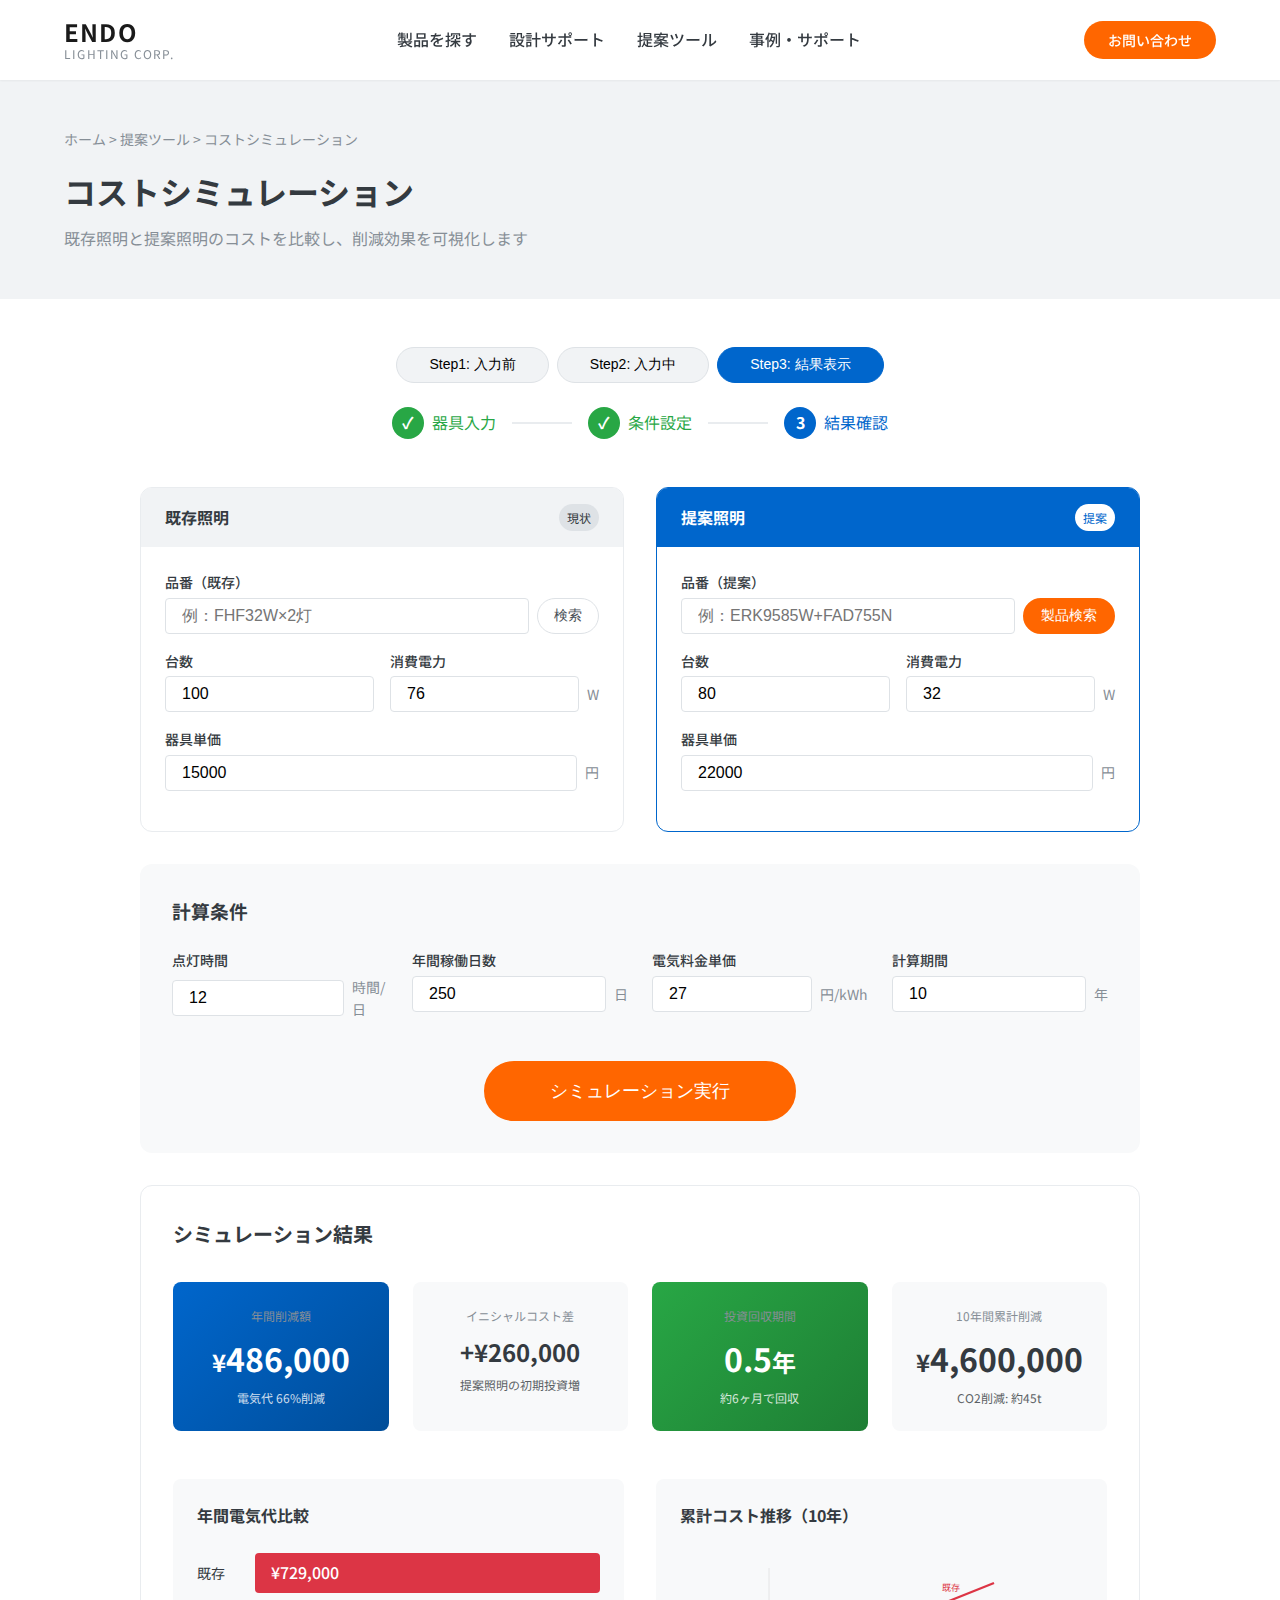
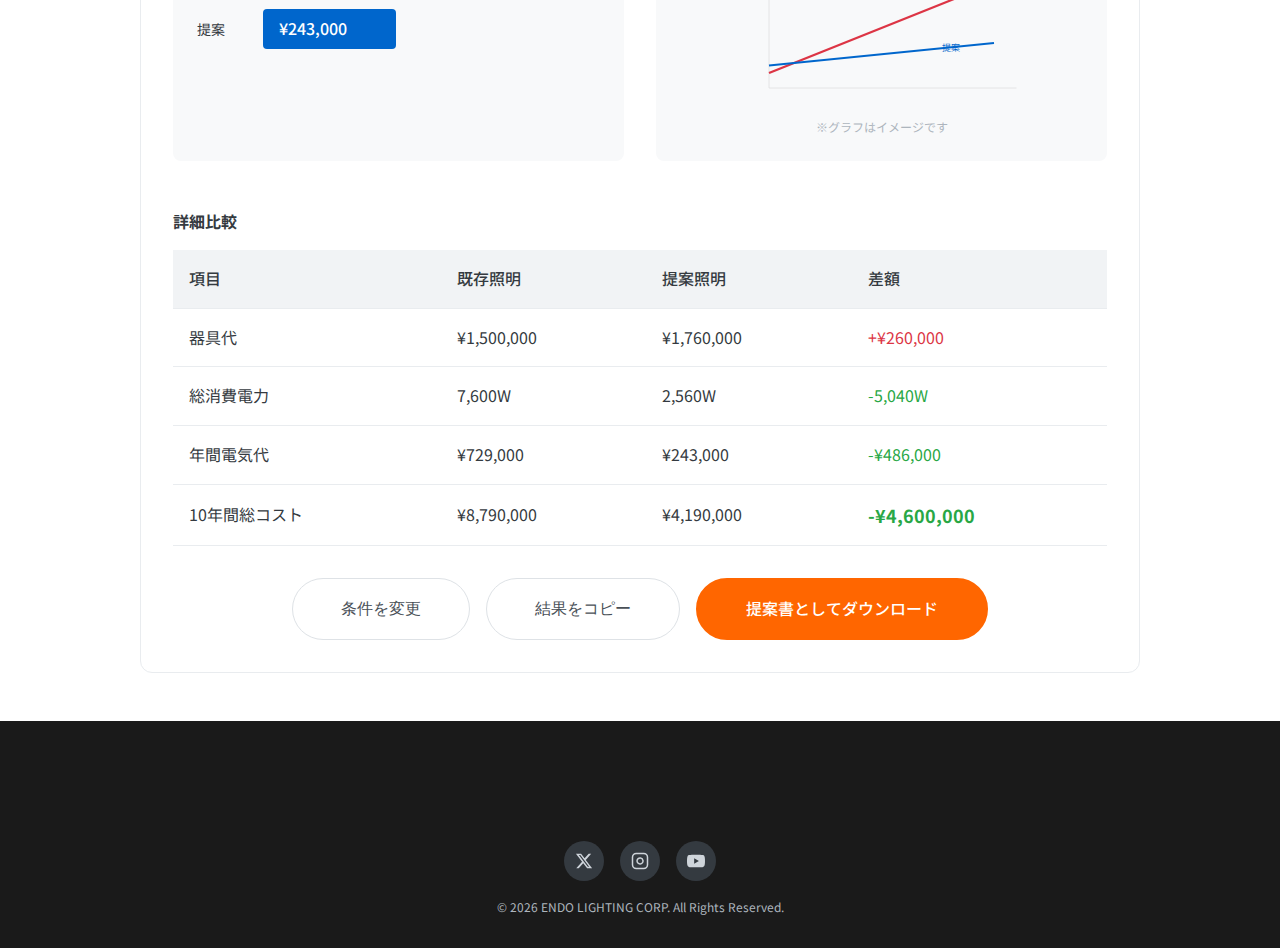
<file: cost-simulation.html>
<!DOCTYPE html>
<html lang="ja">
<head>
    <meta charset="UTF-8">
    <meta name="viewport" content="width=device-width, initial-scale=1.0">
    <title>コストシミュレーション | ENDO LIGHTING JOBサポート</title>
    <link rel="stylesheet" href="style.css">
    <link rel="stylesheet" href="pages.css">
    <link href="https://fonts.googleapis.com/css2?family=Noto+Sans+JP:wght@400;500;700&display=swap" rel="stylesheet">
</head>
<body>
    <!-- ヘッダー -->
    <header class="header">
        <div class="header-inner">
            <div class="logo">
                <a href="index.html">
                    <span class="logo-text">ENDO</span>
                    <span class="logo-sub">LIGHTING CORP.</span>
                </a>
            </div>
            <nav class="main-nav">
                <ul class="nav-list">
                    <li class="nav-item"><a href="search.html">製品を探す</a></li>
                    <li class="nav-item"><a href="design-support.html">設計サポート</a></li>
                    <li class="nav-item"><a href="tools.html" class="active">提案ツール</a></li>
                    <li class="nav-item"><a href="#">事例・サポート</a></li>
                </ul>
            </nav>
            <div class="header-actions">
                <a href="#" class="btn-contact">お問い合わせ</a>
            </div>
            <button class="mobile-menu-btn" aria-label="メニュー">
                <span></span><span></span><span></span>
            </button>
        </div>
    </header>

    <!-- メインコンテンツ -->
    <main class="main-content">
        <div class="page-header">
            <div class="container">
                <nav class="breadcrumb">
                    <a href="index.html">ホーム</a> &gt; <a href="tools.html">提案ツール</a> &gt; <span>コストシミュレーション</span>
                </nav>
                <h1 class="page-title">コストシミュレーション</h1>
                <p class="page-description">既存照明と提案照明のコストを比較し、削減効果を可視化します</p>
            </div>
        </div>

        <div class="simulation-page">
            <div class="container">
                <!-- 状態切り替え（デモ用） -->
                <div class="state-tabs">
                    <button class="state-tab" data-state="step1">Step1: 入力前</button>
                    <button class="state-tab" data-state="step2">Step2: 入力中</button>
                    <button class="state-tab active" data-state="step3">Step3: 結果表示</button>
                </div>

                <!-- ステップインジケーター -->
                <div class="step-indicator">
                    <div class="step completed">
                        <span class="step-number">✓</span>
                        <span class="step-label">器具入力</span>
                    </div>
                    <div class="step-line step-line-completed"></div>
                    <div class="step completed">
                        <span class="step-number">✓</span>
                        <span class="step-label">条件設定</span>
                    </div>
                    <div class="step-line step-line-completed"></div>
                    <div class="step active">
                        <span class="step-number">3</span>
                        <span class="step-label">結果確認</span>
                    </div>
                </div>

                <div class="simulation-content">
                    <!-- 入力エリア -->
                    <div class="simulation-input">
                        <div class="input-panel">
                            <div class="panel-header">
                                <h3>既存照明</h3>
                                <span class="panel-badge">現状</span>
                            </div>
                            <div class="panel-body">
                                <div class="form-group">
                                    <label>品番（既存）</label>
                                    <div class="input-with-btn">
                                        <input type="text" placeholder="例：FHF32W×2灯" class="form-input">
                                        <button class="btn btn-sm btn-outline">検索</button>
                                    </div>
                                </div>
                                <div class="form-row">
                                    <div class="form-group half">
                                        <label>台数</label>
                                        <input type="number" value="100" class="form-input">
                                    </div>
                                    <div class="form-group half">
                                        <label>消費電力</label>
                                        <div class="input-unit">
                                            <input type="number" value="76" class="form-input">
                                            <span>W</span>
                                        </div>
                                    </div>
                                </div>
                                <div class="form-group">
                                    <label>器具単価</label>
                                    <div class="input-unit">
                                        <input type="number" value="15000" class="form-input">
                                        <span>円</span>
                                    </div>
                                </div>
                            </div>
                        </div>

                        <div class="input-panel input-panel-highlight">
                            <div class="panel-header">
                                <h3>提案照明</h3>
                                <span class="panel-badge panel-badge-primary">提案</span>
                            </div>
                            <div class="panel-body">
                                <div class="form-group">
                                    <label>品番（提案）</label>
                                    <div class="input-with-btn">
                                        <input type="text" placeholder="例：ERK9585W+FAD755N" class="form-input">
                                        <button class="btn btn-sm btn-primary">製品検索</button>
                                    </div>
                                </div>
                                <div class="form-row">
                                    <div class="form-group half">
                                        <label>台数</label>
                                        <input type="number" value="80" class="form-input">
                                    </div>
                                    <div class="form-group half">
                                        <label>消費電力</label>
                                        <div class="input-unit">
                                            <input type="number" value="32" class="form-input">
                                            <span>W</span>
                                        </div>
                                    </div>
                                </div>
                                <div class="form-group">
                                    <label>器具単価</label>
                                    <div class="input-unit">
                                        <input type="number" value="22000" class="form-input">
                                        <span>円</span>
                                    </div>
                                </div>
                            </div>
                        </div>
                    </div>

                    <!-- 条件設定 -->
                    <div class="condition-panel">
                        <h3>計算条件</h3>
                        <div class="condition-grid">
                            <div class="form-group">
                                <label>点灯時間</label>
                                <div class="input-unit">
                                    <input type="number" value="12" class="form-input">
                                    <span>時間/日</span>
                                </div>
                            </div>
                            <div class="form-group">
                                <label>年間稼働日数</label>
                                <div class="input-unit">
                                    <input type="number" value="250" class="form-input">
                                    <span>日</span>
                                </div>
                            </div>
                            <div class="form-group">
                                <label>電気料金単価</label>
                                <div class="input-unit">
                                    <input type="number" value="27" class="form-input">
                                    <span>円/kWh</span>
                                </div>
                            </div>
                            <div class="form-group">
                                <label>計算期間</label>
                                <div class="input-unit">
                                    <input type="number" value="10" class="form-input">
                                    <span>年</span>
                                </div>
                            </div>
                        </div>
                        <div class="condition-actions">
                            <button class="btn btn-primary btn-lg">シミュレーション実行</button>
                        </div>
                    </div>

                    <!-- 結果表示 -->
                    <div class="result-panel">
                        <h3>シミュレーション結果</h3>

                        <!-- サマリーカード -->
                        <div class="result-summary">
                            <div class="summary-card summary-card-highlight">
                                <p class="summary-label">年間削減額</p>
                                <p class="summary-value">¥<span class="highlight-number">486,000</span></p>
                                <p class="summary-sub">電気代 66%削減</p>
                            </div>
                            <div class="summary-card">
                                <p class="summary-label">イニシャルコスト差</p>
                                <p class="summary-value">+¥260,000</p>
                                <p class="summary-sub">提案照明の初期投資増</p>
                            </div>
                            <div class="summary-card summary-card-success">
                                <p class="summary-label">投資回収期間</p>
                                <p class="summary-value"><span class="highlight-number">0.5</span>年</p>
                                <p class="summary-sub">約6ヶ月で回収</p>
                            </div>
                            <div class="summary-card">
                                <p class="summary-label">10年間累計削減</p>
                                <p class="summary-value">¥<span class="highlight-number">4,600,000</span></p>
                                <p class="summary-sub">CO2削減: 約45t</p>
                            </div>
                        </div>

                        <!-- グラフエリア -->
                        <div class="result-charts">
                            <div class="chart-container">
                                <h4>年間電気代比較</h4>
                                <div class="chart-placeholder">
                                    <div class="bar-chart">
                                        <div class="bar-group">
                                            <div class="bar-label">既存</div>
                                            <div class="bar bar-existing" style="width: 100%;">
                                                <span>¥729,000</span>
                                            </div>
                                        </div>
                                        <div class="bar-group">
                                            <div class="bar-label">提案</div>
                                            <div class="bar bar-proposed" style="width: 33%;">
                                                <span>¥243,000</span>
                                            </div>
                                        </div>
                                    </div>
                                </div>
                            </div>
                            <div class="chart-container">
                                <h4>累計コスト推移（10年）</h4>
                                <div class="chart-placeholder">
                                    <div class="line-chart-placeholder">
                                        <!-- 簡易的な折れ線グラフ表現 -->
                                        <svg viewBox="0 0 400 200" class="line-chart-svg">
                                            <line x1="50" y1="180" x2="380" y2="180" stroke="#ddd" stroke-width="1"/>
                                            <line x1="50" y1="20" x2="50" y2="180" stroke="#ddd" stroke-width="1"/>
                                            <!-- 既存ライン -->
                                            <polyline points="50,160 100,140 150,120 200,100 250,80 300,60 350,40" fill="none" stroke="#dc3545" stroke-width="3"/>
                                            <!-- 提案ライン -->
                                            <polyline points="50,150 100,145 150,140 200,135 250,130 300,125 350,120" fill="none" stroke="#0066cc" stroke-width="3"/>
                                            <!-- 凡例 -->
                                            <text x="280" y="50" fill="#dc3545" font-size="12">既存</text>
                                            <text x="280" y="130" fill="#0066cc" font-size="12">提案</text>
                                        </svg>
                                        <p class="chart-note">※グラフはイメージです</p>
                                    </div>
                                </div>
                            </div>
                        </div>

                        <!-- 詳細テーブル -->
                        <div class="result-detail">
                            <h4>詳細比較</h4>
                            <table class="detail-table">
                                <thead>
                                    <tr>
                                        <th>項目</th>
                                        <th>既存照明</th>
                                        <th>提案照明</th>
                                        <th>差額</th>
                                    </tr>
                                </thead>
                                <tbody>
                                    <tr>
                                        <td>器具代</td>
                                        <td>¥1,500,000</td>
                                        <td>¥1,760,000</td>
                                        <td class="negative">+¥260,000</td>
                                    </tr>
                                    <tr>
                                        <td>総消費電力</td>
                                        <td>7,600W</td>
                                        <td>2,560W</td>
                                        <td class="positive">-5,040W</td>
                                    </tr>
                                    <tr>
                                        <td>年間電気代</td>
                                        <td>¥729,000</td>
                                        <td>¥243,000</td>
                                        <td class="positive">-¥486,000</td>
                                    </tr>
                                    <tr>
                                        <td>10年間総コスト</td>
                                        <td>¥8,790,000</td>
                                        <td>¥4,190,000</td>
                                        <td class="positive highlight">-¥4,600,000</td>
                                    </tr>
                                </tbody>
                            </table>
                        </div>

                        <!-- アクション -->
                        <div class="result-actions">
                            <button class="btn btn-outline">条件を変更</button>
                            <button class="btn btn-outline">結果をコピー</button>
                            <a href="proposal-preview.html" class="btn btn-primary">提案書としてダウンロード</a>
                        </div>
                    </div>
                </div>
            </div>
        </div>
    </main>

    <!-- フッター -->
    <footer class="footer">
        <div class="footer-inner">
            <div class="footer-bottom">
                <div class="footer-sns" style="justify-content: center; margin-bottom: 16px;">
                    <a href="https://x.com/EndoLighting" target="_blank" rel="noopener noreferrer" class="sns-twitter" aria-label="X (Twitter)">
                        <svg viewBox="0 0 24 24" fill="currentColor"><path d="M18.244 2.25h3.308l-7.227 8.26 8.502 11.24H16.17l-5.214-6.817L4.99 21.75H1.68l7.73-8.835L1.254 2.25H8.08l4.713 6.231zm-1.161 17.52h1.833L7.084 4.126H5.117z"/></svg>
                    </a>
                    <a href="https://www.instagram.com/endo_lighting/" target="_blank" rel="noopener noreferrer" aria-label="Instagram">
                        <svg viewBox="0 0 24 24" fill="none" stroke="currentColor" stroke-width="2"><rect x="2" y="2" width="20" height="20" rx="5" ry="5"></rect><path d="M16 11.37A4 4 0 1 1 12.63 8 4 4 0 0 1 16 11.37z"></path><line x1="17.5" y1="6.5" x2="17.51" y2="6.5"></line></svg>
                    </a>
                    <a href="https://www.youtube.com/@endolighting" target="_blank" rel="noopener noreferrer" aria-label="YouTube">
                        <svg viewBox="0 0 24 24" fill="currentColor"><path d="M23.498 6.186a3.016 3.016 0 0 0-2.122-2.136C19.505 3.545 12 3.545 12 3.545s-7.505 0-9.377.505A3.017 3.017 0 0 0 .502 6.186C0 8.07 0 12 0 12s0 3.93.502 5.814a3.016 3.016 0 0 0 2.122 2.136c1.871.505 9.376.505 9.376.505s7.505 0 9.377-.505a3.015 3.015 0 0 0 2.122-2.136C24 15.93 24 12 24 12s0-3.93-.502-5.814zM9.545 15.568V8.432L15.818 12l-6.273 3.568z"/></svg>
                    </a>
                </div>
                <p>&copy; 2026 ENDO LIGHTING CORP. All Rights Reserved.</p>
            </div>
        </div>
    </footer>

    <script src="script.js"></script>
</body>
</html>
</file>
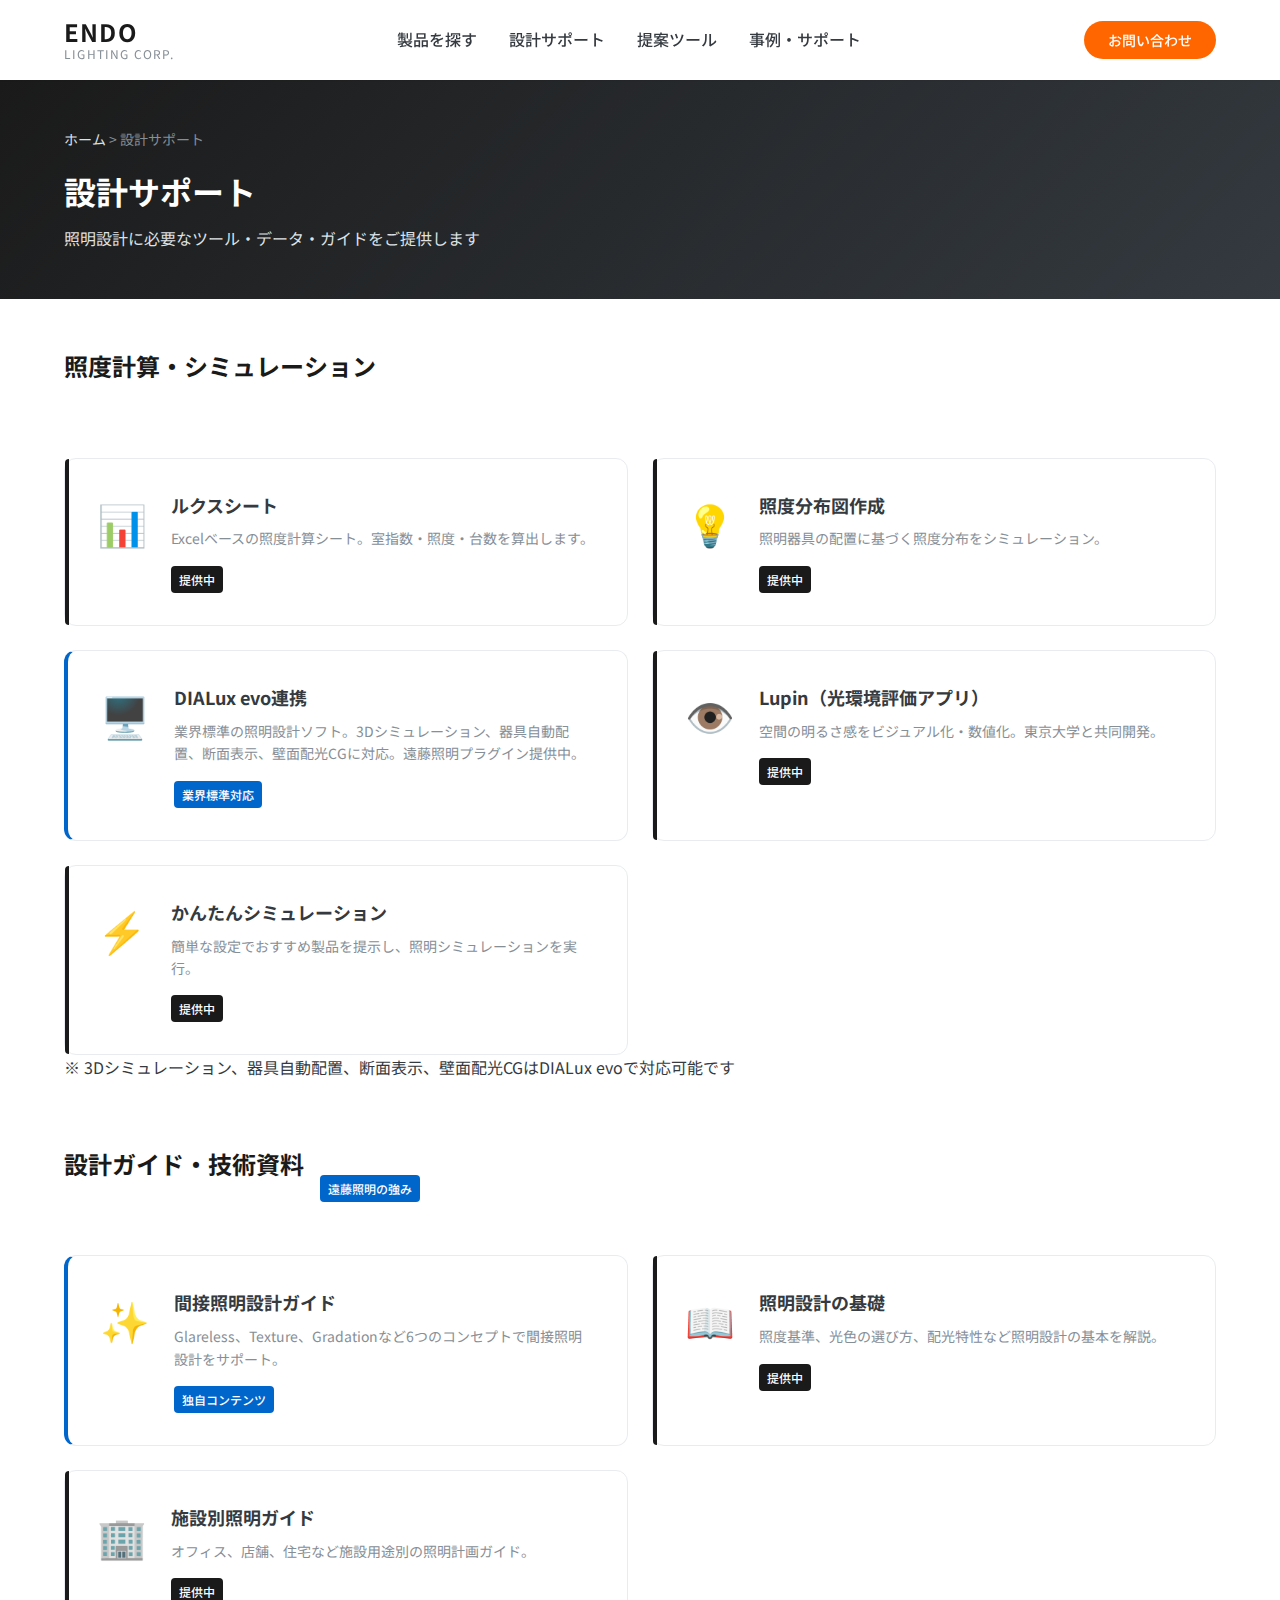
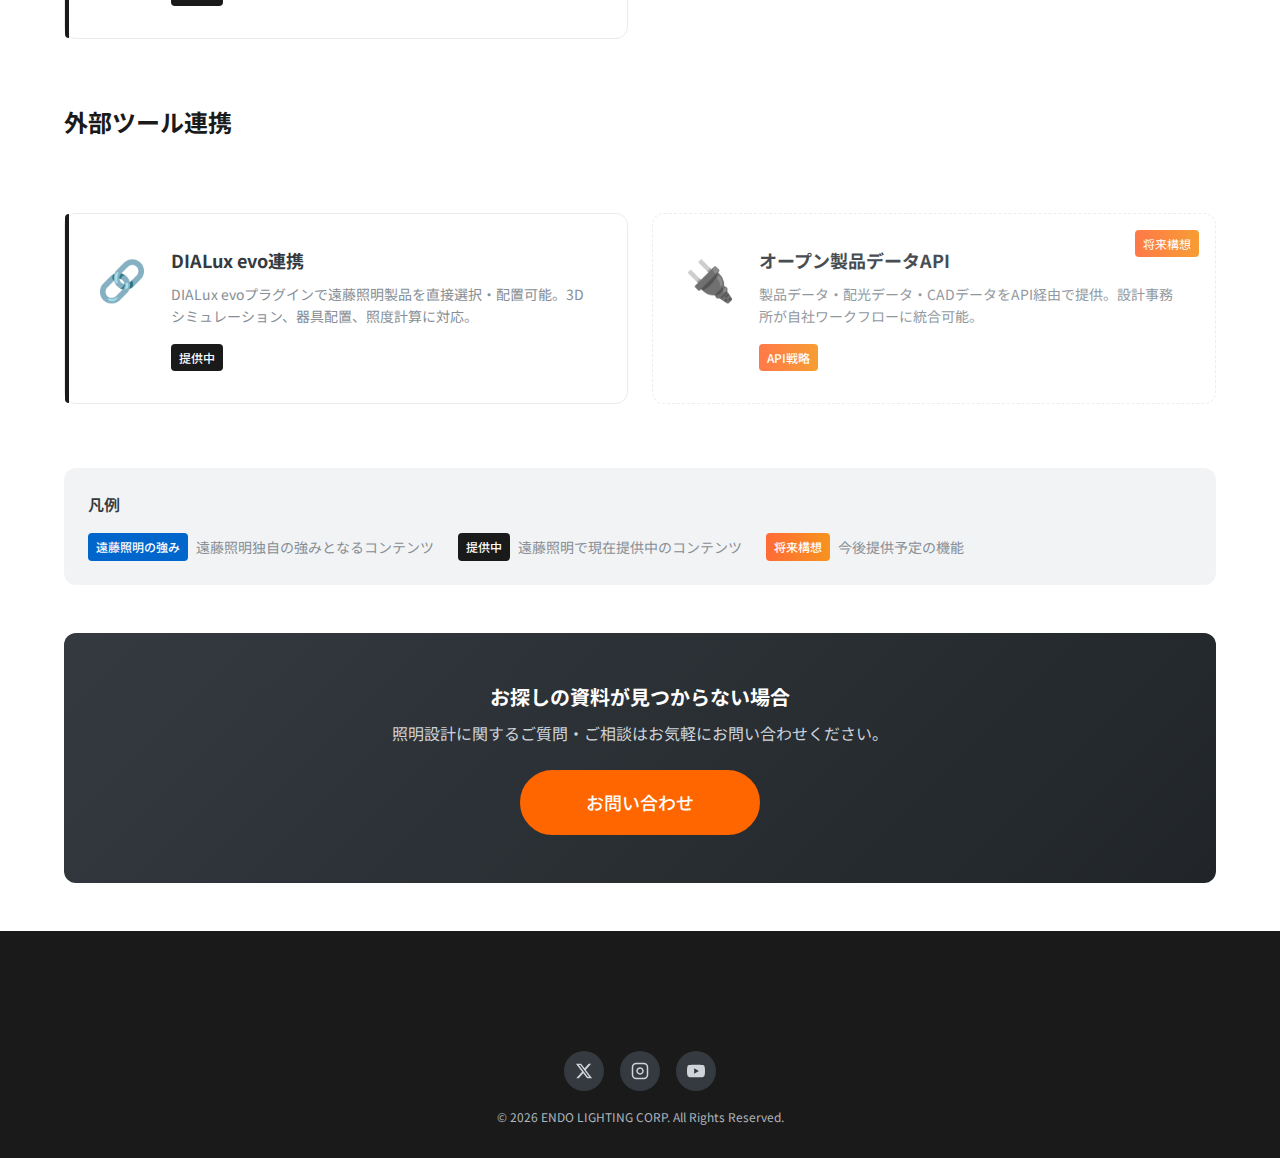
<file: design-support.html>
<!DOCTYPE html>
<html lang="ja">
<head>
    <meta charset="UTF-8">
    <meta name="viewport" content="width=device-width, initial-scale=1.0">
    <title>設計サポート | ENDO LIGHTING JOBサポート</title>
    <link rel="stylesheet" href="style.css">
    <link rel="stylesheet" href="pages.css">
    <link href="https://fonts.googleapis.com/css2?family=Noto+Sans+JP:wght@400;500;700&display=swap" rel="stylesheet">
</head>
<body>
    <!-- ヘッダー -->
    <header class="header">
        <div class="header-inner">
            <div class="logo">
                <a href="index.html">
                    <span class="logo-text">ENDO</span>
                    <span class="logo-sub">LIGHTING CORP.</span>
                </a>
            </div>
            <nav class="main-nav">
                <ul class="nav-list">
                    <li class="nav-item"><a href="search.html">製品を探す</a></li>
                    <li class="nav-item"><a href="design-support.html" class="active">設計サポート</a></li>
                    <li class="nav-item"><a href="tools.html">提案ツール</a></li>
                    <li class="nav-item"><a href="#">事例・サポート</a></li>
                </ul>
            </nav>
            <div class="header-actions">
                <a href="#" class="btn-contact">お問い合わせ</a>
            </div>
            <button class="mobile-menu-btn" aria-label="メニュー">
                <span></span><span></span><span></span>
            </button>
        </div>
    </header>

    <!-- メインコンテンツ -->
    <main class="main-content">
        <div class="page-header page-header-accent">
            <div class="container">
                <nav class="breadcrumb">
                    <a href="index.html">ホーム</a> &gt; <span>設計サポート</span>
                </nav>
                <h1 class="page-title">設計サポート</h1>
                <p class="page-description">照明設計に必要なツール・データ・ガイドをご提供します</p>
            </div>
        </div>

        <div class="design-support-page">
            <div class="container">
                <!-- 照度計算ツール -->
                <section class="tools-section">
                    <div class="section-header">
                        <h2 class="section-title">照度計算・シミュレーション</h2>
                    </div>
                    <div class="tools-grid">
                        <!-- 遠藤照明 既存 -->
                        <div class="tool-card tool-card-existing">
                            <div class="tool-icon">📊</div>
                            <div class="tool-content">
                                <h3>ルクスシート</h3>
                                <p>Excelベースの照度計算シート。室指数・照度・台数を算出します。</p>
                                <span class="badge badge-existing">提供中</span>
                            </div>
                        </div>

                        <!-- 遠藤照明 既存 -->
                        <div class="tool-card tool-card-existing">
                            <div class="tool-icon">💡</div>
                            <div class="tool-content">
                                <h3>照度分布図作成</h3>
                                <p>照明器具の配置に基づく照度分布をシミュレーション。</p>
                                <span class="badge badge-existing">提供中</span>
                            </div>
                        </div>

                        <!-- 遠藤照明 既存（DIALux evo経由） -->
                        <div class="tool-card tool-card-featured">
                            <div class="tool-icon">🖥️</div>
                            <div class="tool-content">
                                <h3>DIALux evo連携</h3>
                                <p>業界標準の照明設計ソフト。3Dシミュレーション、器具自動配置、断面表示、壁面配光CGに対応。遠藤照明プラグイン提供中。</p>
                                <span class="badge badge-strength">業界標準対応</span>
                            </div>
                        </div>

                        <!-- 遠藤照明 既存 -->
                        <div class="tool-card tool-card-existing">
                            <div class="tool-icon">👁️</div>
                            <div class="tool-content">
                                <h3>Lupin（光環境評価アプリ）</h3>
                                <p>空間の明るさ感をビジュアル化・数値化。東京大学と共同開発。</p>
                                <span class="badge badge-existing">提供中</span>
                            </div>
                        </div>

                        <!-- 遠藤照明 既存 -->
                        <div class="tool-card tool-card-existing">
                            <div class="tool-icon">⚡</div>
                            <div class="tool-content">
                                <h3>かんたんシミュレーション</h3>
                                <p>簡単な設定でおすすめ製品を提示し、照明シミュレーションを実行。</p>
                                <span class="badge badge-existing">提供中</span>
                            </div>
                        </div>
                    </div>
                    <p class="section-note">※ 3Dシミュレーション、器具自動配置、断面表示、壁面配光CGはDIALux evoで対応可能です</p>
                </section>

                <!-- 設計データは製品詳細ページから取得可能なため、専用セクション削除 -->
                <!-- 姿図・配光データ・IESは製品検索→製品詳細から個別/一括ダウンロード可能 -->

                <!-- 設計ガイド -->
                <section class="tools-section">
                    <div class="section-header">
                        <h2 class="section-title">設計ガイド・技術資料</h2>
                        <span class="badge badge-strength">遠藤照明の強み</span>
                    </div>
                    <div class="tools-grid">
                        <!-- 遠藤照明 既存・強み -->
                        <div class="tool-card tool-card-featured">
                            <div class="tool-icon">✨</div>
                            <div class="tool-content">
                                <h3>間接照明設計ガイド</h3>
                                <p>Glareless、Texture、Gradationなど6つのコンセプトで間接照明設計をサポート。</p>
                                <span class="badge badge-strength">独自コンテンツ</span>
                            </div>
                        </div>

                        <!-- 遠藤照明 既存 -->
                        <div class="tool-card tool-card-existing">
                            <div class="tool-icon">📖</div>
                            <div class="tool-content">
                                <h3>照明設計の基礎</h3>
                                <p>照度基準、光色の選び方、配光特性など照明設計の基本を解説。</p>
                                <span class="badge badge-existing">提供中</span>
                            </div>
                        </div>

                        <!-- 遠藤照明 既存 -->
                        <div class="tool-card tool-card-existing">
                            <div class="tool-icon">🏢</div>
                            <div class="tool-content">
                                <h3>施設別照明ガイド</h3>
                                <p>オフィス、店舗、住宅など施設用途別の照明計画ガイド。</p>
                                <span class="badge badge-existing">提供中</span>
                            </div>
                        </div>
                    </div>
                </section>

                <!-- 外部ツール連携 -->
                <section class="tools-section">
                    <div class="section-header">
                        <h2 class="section-title">外部ツール連携</h2>
                    </div>
                    <div class="tools-grid">
                        <!-- 遠藤照明 既存 -->
                        <div class="tool-card tool-card-existing">
                            <div class="tool-icon">🔗</div>
                            <div class="tool-content">
                                <h3>DIALux evo連携</h3>
                                <p>DIALux evoプラグインで遠藤照明製品を直接選択・配置可能。3Dシミュレーション、器具配置、照度計算に対応。</p>
                                <span class="badge badge-existing">提供中</span>
                            </div>
                        </div>

                        <!-- 将来構想：API提供 -->
                        <div class="tool-card tool-card-future">
                            <span class="future-badge">将来構想</span>
                            <div class="tool-icon">🔌</div>
                            <div class="tool-content">
                                <h3>オープン製品データAPI</h3>
                                <p>製品データ・配光データ・CADデータをAPI経由で提供。設計事務所が自社ワークフローに統合可能。</p>
                                <span class="badge badge-future">API戦略</span>
                            </div>
                        </div>
                    </div>
                </section>

                <!-- 凡例 -->
                <section class="legend-section">
                    <h3>凡例</h3>
                    <div class="legend-items">
                        <div class="legend-item">
                            <span class="badge badge-strength">遠藤照明の強み</span>
                            <span>遠藤照明独自の強みとなるコンテンツ</span>
                        </div>
                        <div class="legend-item">
                            <span class="badge badge-existing">提供中</span>
                            <span>遠藤照明で現在提供中のコンテンツ</span>
                        </div>
                        <div class="legend-item">
                            <span class="badge badge-future">将来構想</span>
                            <span>今後提供予定の機能</span>
                        </div>
                    </div>
                </section>

                <!-- CTA -->
                <section class="support-cta">
                    <div class="cta-content">
                        <h3>お探しの資料が見つからない場合</h3>
                        <p>照明設計に関するご質問・ご相談はお気軽にお問い合わせください。</p>
                        <a href="#" class="btn btn-primary btn-lg">お問い合わせ</a>
                    </div>
                </section>
            </div>
        </div>
    </main>

    <!-- フッター -->
    <footer class="footer">
        <div class="footer-inner">
            <div class="footer-bottom">
                <div class="footer-sns" style="justify-content: center; margin-bottom: 16px;">
                    <a href="https://x.com/EndoLighting" target="_blank" rel="noopener noreferrer" class="sns-twitter" aria-label="X (Twitter)">
                        <svg viewBox="0 0 24 24" fill="currentColor"><path d="M18.244 2.25h3.308l-7.227 8.26 8.502 11.24H16.17l-5.214-6.817L4.99 21.75H1.68l7.73-8.835L1.254 2.25H8.08l4.713 6.231zm-1.161 17.52h1.833L7.084 4.126H5.117z"/></svg>
                    </a>
                    <a href="https://www.instagram.com/endo_lighting/" target="_blank" rel="noopener noreferrer" aria-label="Instagram">
                        <svg viewBox="0 0 24 24" fill="none" stroke="currentColor" stroke-width="2"><rect x="2" y="2" width="20" height="20" rx="5" ry="5"></rect><path d="M16 11.37A4 4 0 1 1 12.63 8 4 4 0 0 1 16 11.37z"></path><line x1="17.5" y1="6.5" x2="17.51" y2="6.5"></line></svg>
                    </a>
                    <a href="https://www.youtube.com/@endolighting" target="_blank" rel="noopener noreferrer" aria-label="YouTube">
                        <svg viewBox="0 0 24 24" fill="currentColor"><path d="M23.498 6.186a3.016 3.016 0 0 0-2.122-2.136C19.505 3.545 12 3.545 12 3.545s-7.505 0-9.377.505A3.017 3.017 0 0 0 .502 6.186C0 8.07 0 12 0 12s0 3.93.502 5.814a3.016 3.016 0 0 0 2.122 2.136c1.871.505 9.376.505 9.376.505s7.505 0 9.377-.505a3.015 3.015 0 0 0 2.122-2.136C24 15.93 24 12 24 12s0-3.93-.502-5.814zM9.545 15.568V8.432L15.818 12l-6.273 3.568z"/></svg>
                    </a>
                </div>
                <p>&copy; 2026 ENDO LIGHTING CORP. All Rights Reserved.</p>
            </div>
        </div>
    </footer>

    <script src="script.js"></script>
</body>
</html>
</file>
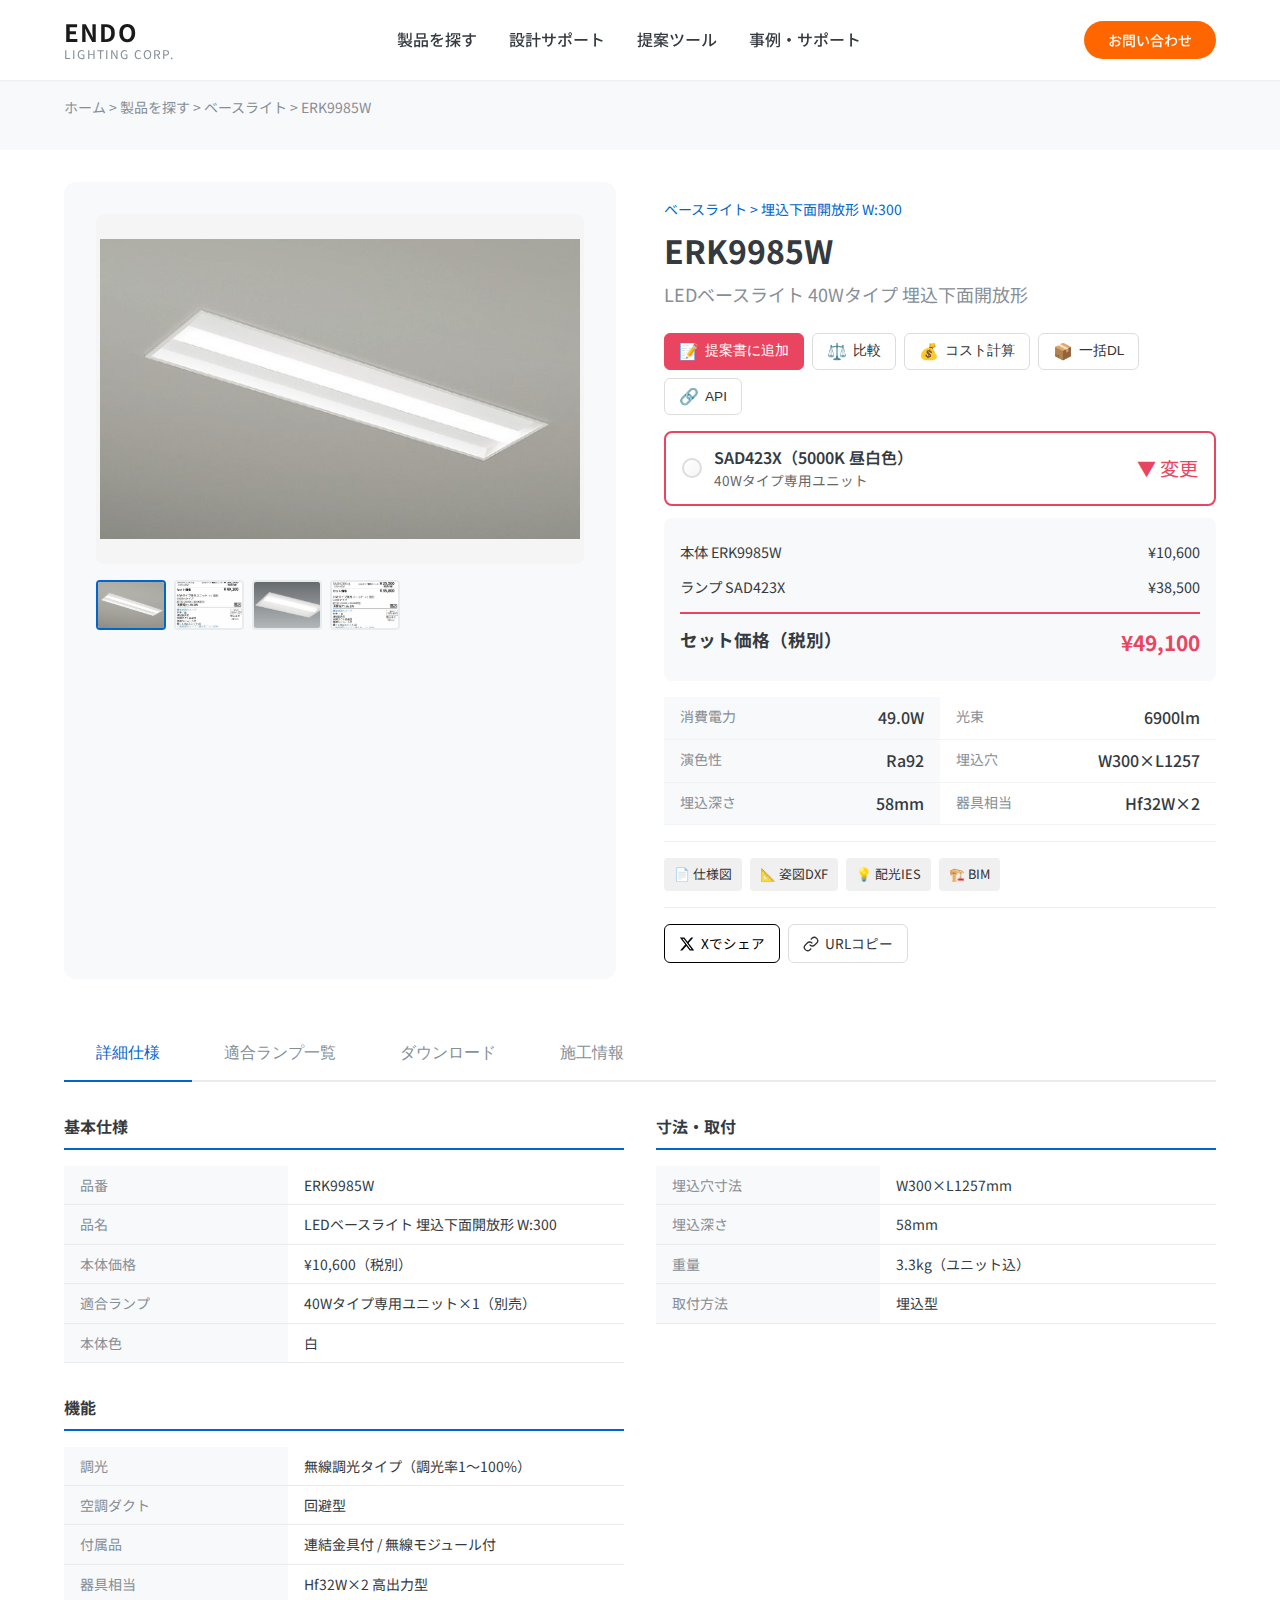
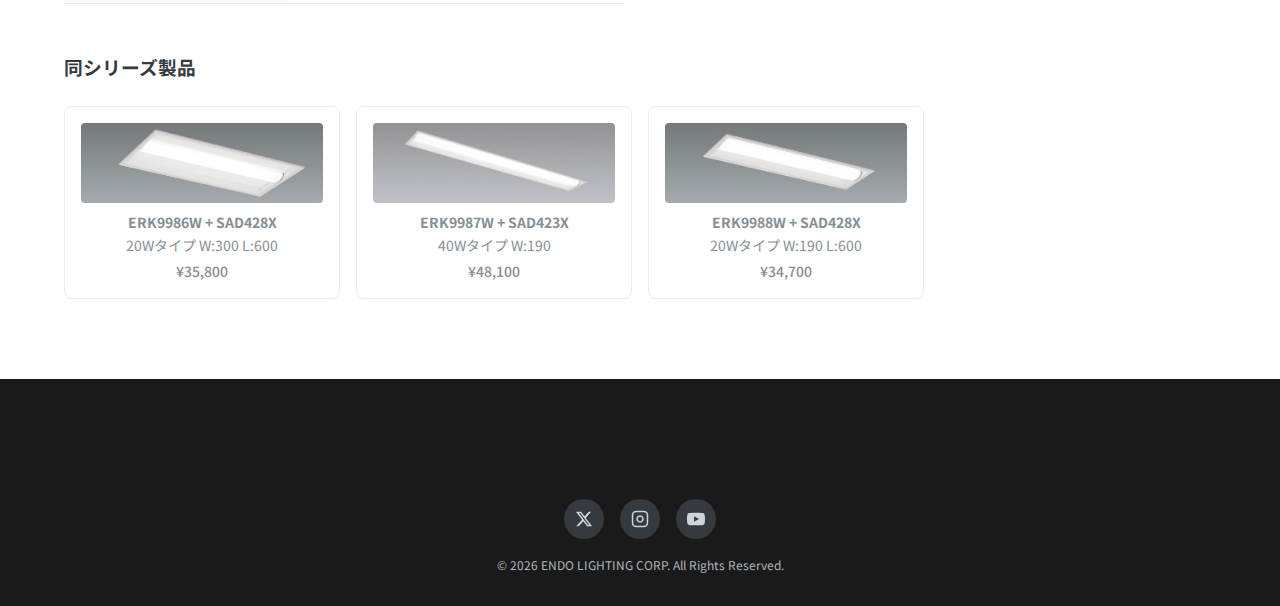
<file: product-detail-v3.html>
<!DOCTYPE html>
<html lang="ja">
<head>
    <meta charset="UTF-8">
    <meta name="viewport" content="width=device-width, initial-scale=1.0">
    <title>ERK9985W | 製品詳細 | ENDO LIGHTING JOBサポート</title>
    <link rel="stylesheet" href="style.css">
    <link rel="stylesheet" href="pages.css">
    <link href="https://fonts.googleapis.com/css2?family=Noto+Sans+JP:wght@400;500;700&display=swap" rel="stylesheet">
    <style>
        /* 右上アクションエリア改善 */
        .product-info-detail {
            position: relative;
        }

        .product-actions-compact {
            display: flex;
            gap: 8px;
            flex-wrap: wrap;
            margin-bottom: 16px;
        }

        .action-btn {
            display: inline-flex;
            align-items: center;
            gap: 6px;
            padding: 8px 14px;
            border: 1px solid #ddd;
            border-radius: 6px;
            background: white;
            font-size: 0.85rem;
            color: #333;
            cursor: pointer;
            transition: all 0.2s;
        }

        .action-btn:hover {
            border-color: #e94560;
            color: #e94560;
        }

        .action-btn-primary {
            background: #e94560;
            border-color: #e94560;
            color: white;
        }

        .action-btn-primary:hover {
            background: #d13a54;
        }

        .action-btn .icon {
            font-size: 1rem;
        }

        /* セット価格表示 */
        .price-section {
            background: #f8f9fa;
            border-radius: 8px;
            padding: 16px;
            margin-bottom: 16px;
        }

        .price-row {
            display: flex;
            justify-content: space-between;
            padding: 6px 0;
            font-size: 0.9rem;
        }

        .price-row.total {
            border-top: 2px solid #e94560;
            margin-top: 8px;
            padding-top: 12px;
            font-size: 1.1rem;
            font-weight: 700;
        }

        .price-row.total .price-value {
            color: #e94560;
            font-size: 1.3rem;
        }

        .lamp-select-trigger {
            display: flex;
            align-items: center;
            justify-content: space-between;
            padding: 12px 16px;
            background: white;
            border: 2px solid #e94560;
            border-radius: 8px;
            cursor: pointer;
            margin-bottom: 12px;
        }

        .lamp-select-trigger:hover {
            background: #fff5f7;
        }

        .lamp-selected-info {
            display: flex;
            align-items: center;
            gap: 12px;
        }

        .lamp-color-dot {
            width: 20px;
            height: 20px;
            border-radius: 50%;
            border: 2px solid #ddd;
        }

        .lamp-select-arrow {
            font-size: 1.2rem;
            color: #e94560;
        }

        /* モーダル */
        .modal-overlay {
            display: none;
            position: fixed;
            top: 0;
            left: 0;
            right: 0;
            bottom: 0;
            background: rgba(0,0,0,0.5);
            z-index: 1000;
            align-items: center;
            justify-content: center;
        }

        .modal-overlay.active {
            display: flex;
        }

        .modal-content {
            background: white;
            border-radius: 12px;
            width: 90%;
            max-width: 800px;
            max-height: 80vh;
            overflow: hidden;
            display: flex;
            flex-direction: column;
        }

        .modal-header {
            display: flex;
            justify-content: space-between;
            align-items: center;
            padding: 16px 20px;
            border-bottom: 1px solid #eee;
        }

        .modal-title {
            font-size: 1.2rem;
            font-weight: 700;
        }

        .modal-close {
            background: none;
            border: none;
            font-size: 1.5rem;
            cursor: pointer;
            color: #666;
        }

        .modal-body {
            padding: 20px;
            overflow-y: auto;
        }

        .modal-footer {
            padding: 16px 20px;
            border-top: 1px solid #eee;
            display: flex;
            justify-content: flex-end;
            gap: 12px;
        }

        /* ランプフィルター */
        .lamp-filter-row {
            display: flex;
            gap: 8px;
            margin-bottom: 16px;
            flex-wrap: wrap;
        }

        .lamp-filter-chip {
            padding: 6px 14px;
            border: 1px solid #ddd;
            border-radius: 20px;
            font-size: 0.85rem;
            cursor: pointer;
            background: white;
        }

        .lamp-filter-chip:hover,
        .lamp-filter-chip.active {
            background: #e94560;
            border-color: #e94560;
            color: white;
        }

        /* ランプグリッド */
        .lamp-grid {
            display: grid;
            grid-template-columns: repeat(auto-fill, minmax(220px, 1fr));
            gap: 12px;
        }

        .lamp-option {
            border: 2px solid #eee;
            border-radius: 8px;
            padding: 14px;
            cursor: pointer;
            transition: all 0.2s;
        }

        .lamp-option:hover {
            border-color: #e94560;
        }

        .lamp-option.selected {
            border-color: #e94560;
            background: #fff5f7;
        }

        .lamp-option-header {
            display: flex;
            justify-content: space-between;
            align-items: center;
            margin-bottom: 8px;
        }

        .lamp-option-check {
            width: 20px;
            height: 20px;
            border: 2px solid #ddd;
            border-radius: 50%;
            display: flex;
            align-items: center;
            justify-content: center;
            font-size: 0.7rem;
            color: transparent;
        }

        .lamp-option.selected .lamp-option-check {
            background: #e94560;
            border-color: #e94560;
            color: white;
        }

        .lamp-option-name {
            font-weight: 600;
            font-size: 0.9rem;
            margin-bottom: 4px;
        }

        .lamp-option-model {
            font-size: 0.8rem;
            color: #666;
            margin-bottom: 8px;
        }

        .lamp-option-specs {
            display: flex;
            gap: 6px;
            flex-wrap: wrap;
            margin-bottom: 8px;
        }

        .lamp-option-spec {
            padding: 2px 8px;
            background: #f0f0f0;
            border-radius: 4px;
            font-size: 0.75rem;
        }

        .lamp-option-price {
            font-weight: 700;
            color: #e94560;
        }

        /* 製品画像改善 */
        .main-image {
            background: #f5f5f5;
            border-radius: 8px;
            overflow: hidden;
        }

        .main-image img {
            width: 100%;
            height: 300px;
            object-fit: contain;
        }

        .thumbnail {
            width: 70px;
            height: 50px;
            overflow: hidden;
        }

        .thumbnail img {
            width: 100%;
            height: 100%;
            object-fit: cover;
        }

        /* クイックDL */
        .quick-download {
            display: flex;
            gap: 8px;
            margin-top: 16px;
            padding-top: 16px;
            border-top: 1px solid #eee;
        }

        .quick-dl-btn {
            display: flex;
            align-items: center;
            gap: 4px;
            padding: 6px 10px;
            background: #f0f0f0;
            border-radius: 4px;
            font-size: 0.8rem;
            color: #333;
            text-decoration: none;
        }

        .quick-dl-btn:hover {
            background: #e0e0e0;
        }
    </style>
</head>
<body>
    <!-- ヘッダー -->
    <header class="header">
        <div class="header-inner">
            <div class="logo">
                <a href="index.html">
                    <span class="logo-text">ENDO</span>
                    <span class="logo-sub">LIGHTING CORP.</span>
                </a>
            </div>
            <nav class="main-nav">
                <ul class="nav-list">
                    <li class="nav-item"><a href="search.html" class="active">製品を探す</a></li>
                    <li class="nav-item"><a href="design-support.html">設計サポート</a></li>
                    <li class="nav-item"><a href="tools.html">提案ツール</a></li>
                    <li class="nav-item"><a href="#">事例・サポート</a></li>
                </ul>
            </nav>
            <div class="header-actions">
                <a href="#" class="btn-contact">お問い合わせ</a>
            </div>
        </div>
    </header>

    <!-- メインコンテンツ -->
    <main class="main-content">
        <div class="page-header page-header-compact">
            <div class="container">
                <nav class="breadcrumb">
                    <a href="index.html">ホーム</a> &gt;
                    <a href="search.html">製品を探す</a> &gt;
                    <a href="#">ベースライト</a> &gt;
                    <span>ERK9985W</span>
                </nav>
            </div>
        </div>

        <div class="product-detail-page">
            <div class="container">
                <!-- メイン情報 -->
                <div class="product-detail-main">
                    <!-- 画像ギャラリー -->
                    <div class="product-gallery">
                        <div class="main-image" id="mainImage">
                            <img src="images/ERK9985W_SAD423X-K.jpg" alt="ERK9985W 設置イメージ">
                        </div>
                        <div class="thumbnail-list">
                            <div class="thumbnail active" onclick="changeImage('images/ERK9985W_SAD423X-K.jpg', this)">
                                <img src="images/ERK9985W_SAD423X-K.jpg" alt="設置イメージ">
                            </div>
                            <div class="thumbnail" onclick="changeImage('images/ERK9985W_SAD423X.jpg', this)">
                                <img src="images/ERK9985W_SAD423X.jpg" alt="仕様書">
                            </div>
                            <div class="thumbnail" onclick="changeImage('images/ERK9986W_SAD428X-K.jpg', this)">
                                <img src="images/ERK9986W_SAD428X-K.jpg" alt="別角度">
                            </div>
                            <div class="thumbnail" onclick="changeImage('images/ERK9986W_SAD428X.jpg', this)">
                                <img src="images/ERK9986W_SAD428X.jpg" alt="寸法図">
                            </div>
                        </div>
                    </div>

                    <!-- 製品情報 -->
                    <div class="product-info-detail">
                        <p class="product-category-label">ベースライト &gt; 埋込下面開放形 W:300</p>
                        <h1 class="product-title">ERK9985W</h1>
                        <p class="product-subtitle">LEDベースライト 40Wタイプ 埋込下面開放形</p>

                        <!-- アクションボタン（コンパクト） -->
                        <div class="product-actions-compact">
                            <button class="action-btn action-btn-primary">
                                <span class="icon">📝</span>提案書に追加
                            </button>
                            <button class="action-btn">
                                <span class="icon">⚖️</span>比較
                            </button>
                            <button class="action-btn">
                                <span class="icon">💰</span>コスト計算
                            </button>
                            <button class="action-btn">
                                <span class="icon">📦</span>一括DL
                            </button>
                            <button class="action-btn">
                                <span class="icon">🔗</span>API
                            </button>
                        </div>

                        <!-- 適合ランプ選択トリガー -->
                        <div class="lamp-select-trigger" onclick="openLampModal()">
                            <div class="lamp-selected-info">
                                <div class="lamp-color-dot" style="background: linear-gradient(135deg, #fff, #f5f5f5);"></div>
                                <div>
                                    <div style="font-weight: 600;">SAD423X（5000K 昼白色）</div>
                                    <div style="font-size: 0.85rem; color: #666;">40Wタイプ専用ユニット</div>
                                </div>
                            </div>
                            <span class="lamp-select-arrow">▼ 変更</span>
                        </div>

                        <!-- セット価格 -->
                        <div class="price-section">
                            <div class="price-row">
                                <span>本体 ERK9985W</span>
                                <span>¥10,600</span>
                            </div>
                            <div class="price-row">
                                <span>ランプ SAD423X</span>
                                <span>¥38,500</span>
                            </div>
                            <div class="price-row total">
                                <span>セット価格（税別）</span>
                                <span class="price-value">¥49,100</span>
                            </div>
                        </div>

                        <!-- クイックスペック -->
                        <div class="quick-specs">
                            <div class="spec-item">
                                <span class="spec-label">消費電力</span>
                                <span class="spec-value">49.0W</span>
                            </div>
                            <div class="spec-item">
                                <span class="spec-label">光束</span>
                                <span class="spec-value">6900lm</span>
                            </div>
                            <div class="spec-item">
                                <span class="spec-label">演色性</span>
                                <span class="spec-value">Ra92</span>
                            </div>
                            <div class="spec-item">
                                <span class="spec-label">埋込穴</span>
                                <span class="spec-value">W300×L1257</span>
                            </div>
                            <div class="spec-item">
                                <span class="spec-label">埋込深さ</span>
                                <span class="spec-value">58mm</span>
                            </div>
                            <div class="spec-item">
                                <span class="spec-label">器具相当</span>
                                <span class="spec-value">Hf32W×2</span>
                            </div>
                        </div>

                        <!-- クイックダウンロード -->
                        <div class="quick-download">
                            <a href="#" class="quick-dl-btn">📄 仕様図</a>
                            <a href="#" class="quick-dl-btn">📐 姿図DXF</a>
                            <a href="#" class="quick-dl-btn">💡 配光IES</a>
                            <a href="#" class="quick-dl-btn">🏗️ BIM</a>
                        </div>

                        <!-- シェアボタン -->
                        <div class="share-buttons">
                            <a href="#" class="share-btn share-btn-x" onclick="shareOnTwitter(event)" aria-label="X (Twitter) でシェア">
                                <svg viewBox="0 0 24 24" fill="currentColor"><path d="M18.244 2.25h3.308l-7.227 8.26 8.502 11.24H16.17l-5.214-6.817L4.99 21.75H1.68l7.73-8.835L1.254 2.25H8.08l4.713 6.231zm-1.161 17.52h1.833L7.084 4.126H5.117z"/></svg>
                                Xでシェア
                            </a>
                            <a href="#" class="share-btn" onclick="copyProductUrl(event)" aria-label="URLをコピー">
                                <svg viewBox="0 0 24 24" fill="none" stroke="currentColor" stroke-width="2"><path d="M10 13a5 5 0 0 0 7.54.54l3-3a5 5 0 0 0-7.07-7.07l-1.72 1.71"></path><path d="M14 11a5 5 0 0 0-7.54-.54l-3 3a5 5 0 0 0 7.07 7.07l1.71-1.71"></path></svg>
                                URLコピー
                            </a>
                        </div>
                    </div>
                </div>

                <!-- タブセクション（簡略化） -->
                <div class="product-tabs-section">
                    <div class="product-tabs">
                        <button class="product-tab active">詳細仕様</button>
                        <button class="product-tab">適合ランプ一覧</button>
                        <button class="product-tab">ダウンロード</button>
                        <button class="product-tab">施工情報</button>
                    </div>

                    <div class="product-tab-content">
                        <div class="spec-table-section">
                            <h3>基本仕様</h3>
                            <table class="spec-table">
                                <tbody>
                                    <tr><th>品番</th><td>ERK9985W</td></tr>
                                    <tr><th>品名</th><td>LEDベースライト 埋込下面開放形 W:300</td></tr>
                                    <tr><th>本体価格</th><td>¥10,600（税別）</td></tr>
                                    <tr><th>適合ランプ</th><td>40Wタイプ専用ユニット×1（別売）</td></tr>
                                    <tr><th>本体色</th><td>白</td></tr>
                                </tbody>
                            </table>
                        </div>

                        <div class="spec-table-section">
                            <h3>寸法・取付</h3>
                            <table class="spec-table">
                                <tbody>
                                    <tr><th>埋込穴寸法</th><td>W300×L1257mm</td></tr>
                                    <tr><th>埋込深さ</th><td>58mm</td></tr>
                                    <tr><th>重量</th><td>3.3kg（ユニット込）</td></tr>
                                    <tr><th>取付方法</th><td>埋込型</td></tr>
                                </tbody>
                            </table>
                        </div>

                        <div class="spec-table-section">
                            <h3>機能</h3>
                            <table class="spec-table">
                                <tbody>
                                    <tr><th>調光</th><td>無線調光タイプ（調光率1〜100%）</td></tr>
                                    <tr><th>空調ダクト</th><td>回避型</td></tr>
                                    <tr><th>付属品</th><td>連結金具付 / 無線モジュール付</td></tr>
                                    <tr><th>器具相当</th><td>Hf32W×2 高出力型</td></tr>
                                </tbody>
                            </table>
                        </div>
                    </div>
                </div>

                <!-- 関連製品（同シリーズ） -->
                <div class="related-products-section">
                    <h3>同シリーズ製品</h3>
                    <div class="related-grid">
                        <a href="#" class="related-card">
                            <div class="related-image">
                                <img src="images/ERK9986W_SAD428X-K.jpg" alt="ERK9986W" style="width:100%; height:80px; object-fit:cover; border-radius:4px;">
                            </div>
                            <div class="related-info">
                                <p class="related-number">ERK9986W + SAD428X</p>
                                <p class="related-spec">20Wタイプ W:300 L:600</p>
                                <p class="related-price">¥35,800</p>
                            </div>
                        </a>
                        <a href="#" class="related-card">
                            <div class="related-image">
                                <img src="images/ERK9987W_SAD423X-K.jpg" alt="ERK9987W" style="width:100%; height:80px; object-fit:cover; border-radius:4px;">
                            </div>
                            <div class="related-info">
                                <p class="related-number">ERK9987W + SAD423X</p>
                                <p class="related-spec">40Wタイプ W:190</p>
                                <p class="related-price">¥48,100</p>
                            </div>
                        </a>
                        <a href="#" class="related-card">
                            <div class="related-image">
                                <img src="images/ERK9988W_SAD428X-K.jpg" alt="ERK9988W" style="width:100%; height:80px; object-fit:cover; border-radius:4px;">
                            </div>
                            <div class="related-info">
                                <p class="related-number">ERK9988W + SAD428X</p>
                                <p class="related-spec">20Wタイプ W:190 L:600</p>
                                <p class="related-price">¥34,700</p>
                            </div>
                        </a>
                    </div>
                </div>
            </div>
        </div>
    </main>

    <!-- ランプ選択モーダル -->
    <div class="modal-overlay" id="lampModal">
        <div class="modal-content">
            <div class="modal-header">
                <h3 class="modal-title">適合ランプを選択</h3>
                <button class="modal-close" onclick="closeLampModal()">&times;</button>
            </div>
            <div class="modal-body">
                <!-- フィルター -->
                <div class="lamp-filter-row">
                    <span class="lamp-filter-chip active">すべて</span>
                    <span class="lamp-filter-chip">電球色 3000K</span>
                    <span class="lamp-filter-chip">温白色 3500K</span>
                    <span class="lamp-filter-chip">白色 4000K</span>
                    <span class="lamp-filter-chip">昼白色 5000K</span>
                    <span class="lamp-filter-chip">調色タイプ</span>
                </div>

                <!-- ランプグリッド -->
                <div class="lamp-grid">
                    <div class="lamp-option selected" onclick="selectLamp(this)">
                        <div class="lamp-option-header">
                            <div class="lamp-color-dot" style="background: linear-gradient(135deg, #fff, #f5f5f5);"></div>
                            <div class="lamp-option-check">✓</div>
                        </div>
                        <div class="lamp-option-name">40Wタイプ専用ユニット 昼白色</div>
                        <div class="lamp-option-model">SAD423X（5000K）</div>
                        <div class="lamp-option-specs">
                            <span class="lamp-option-spec">49.0W</span>
                            <span class="lamp-option-spec">6900lm</span>
                            <span class="lamp-option-spec">Ra92</span>
                        </div>
                        <div class="lamp-option-price">¥38,500</div>
                    </div>

                    <div class="lamp-option" onclick="selectLamp(this)">
                        <div class="lamp-option-header">
                            <div class="lamp-color-dot" style="background: linear-gradient(135deg, #fff8e1, #ffe0b2);"></div>
                            <div class="lamp-option-check">✓</div>
                        </div>
                        <div class="lamp-option-name">40Wタイプ専用ユニット 白色</div>
                        <div class="lamp-option-model">SAD423W（4000K）</div>
                        <div class="lamp-option-specs">
                            <span class="lamp-option-spec">49.0W</span>
                            <span class="lamp-option-spec">6900lm</span>
                            <span class="lamp-option-spec">Ra92</span>
                        </div>
                        <div class="lamp-option-price">¥38,500</div>
                    </div>

                    <div class="lamp-option" onclick="selectLamp(this)">
                        <div class="lamp-option-header">
                            <div class="lamp-color-dot" style="background: linear-gradient(135deg, #ffe0b2, #ffcc80);"></div>
                            <div class="lamp-option-check">✓</div>
                        </div>
                        <div class="lamp-option-name">40Wタイプ専用ユニット 温白色</div>
                        <div class="lamp-option-model">SAD423WW（3500K）</div>
                        <div class="lamp-option-specs">
                            <span class="lamp-option-spec">49.0W</span>
                            <span class="lamp-option-spec">6700lm</span>
                            <span class="lamp-option-spec">Ra92</span>
                        </div>
                        <div class="lamp-option-price">¥38,500</div>
                    </div>

                    <div class="lamp-option" onclick="selectLamp(this)">
                        <div class="lamp-option-header">
                            <div class="lamp-color-dot" style="background: linear-gradient(135deg, #ffcc80, #ffa726);"></div>
                            <div class="lamp-option-check">✓</div>
                        </div>
                        <div class="lamp-option-name">40Wタイプ専用ユニット 電球色</div>
                        <div class="lamp-option-model">SAD423L（3000K）</div>
                        <div class="lamp-option-specs">
                            <span class="lamp-option-spec">49.0W</span>
                            <span class="lamp-option-spec">6200lm</span>
                            <span class="lamp-option-spec">Ra92</span>
                        </div>
                        <div class="lamp-option-price">¥38,500</div>
                    </div>

                    <div class="lamp-option" onclick="selectLamp(this)">
                        <div class="lamp-option-header">
                            <div class="lamp-color-dot" style="background: linear-gradient(90deg, #ffcc80, #fff);"></div>
                            <div class="lamp-option-check">✓</div>
                        </div>
                        <div class="lamp-option-name">40Wタイプ専用ユニット 調色タイプ</div>
                        <div class="lamp-option-model">SAD423X-T（12000K-1800K）</div>
                        <div class="lamp-option-specs">
                            <span class="lamp-option-spec">49.0W</span>
                            <span class="lamp-option-spec">調色対応</span>
                        </div>
                        <div class="lamp-option-price">¥45,000</div>
                    </div>

                    <div class="lamp-option" onclick="selectLamp(this)">
                        <div class="lamp-option-header">
                            <div class="lamp-color-dot" style="background: linear-gradient(135deg, #fff, #f5f5f5);"></div>
                            <div class="lamp-option-check">✓</div>
                        </div>
                        <div class="lamp-option-name">40Wタイプ専用ユニット 高出力</div>
                        <div class="lamp-option-model">SAD423X-H（5000K）</div>
                        <div class="lamp-option-specs">
                            <span class="lamp-option-spec">49.0W</span>
                            <span class="lamp-option-spec">7500lm</span>
                            <span class="lamp-option-spec">Ra92</span>
                        </div>
                        <div class="lamp-option-price">¥42,000</div>
                    </div>
                </div>
            </div>
            <div class="modal-footer">
                <button class="action-btn" onclick="closeLampModal()">キャンセル</button>
                <button class="action-btn action-btn-primary" onclick="confirmLamp()">この組み合わせで決定</button>
            </div>
        </div>
    </div>

    <!-- フッター -->
    <footer class="footer">
        <div class="footer-inner">
            <div class="footer-bottom">
                <div class="footer-sns" style="justify-content: center; margin-bottom: 16px;">
                    <a href="https://x.com/EndoLighting" target="_blank" rel="noopener noreferrer" class="sns-twitter" aria-label="X (Twitter)">
                        <svg viewBox="0 0 24 24" fill="currentColor"><path d="M18.244 2.25h3.308l-7.227 8.26 8.502 11.24H16.17l-5.214-6.817L4.99 21.75H1.68l7.73-8.835L1.254 2.25H8.08l4.713 6.231zm-1.161 17.52h1.833L7.084 4.126H5.117z"/></svg>
                    </a>
                    <a href="https://www.instagram.com/endo_lighting/" target="_blank" rel="noopener noreferrer" aria-label="Instagram">
                        <svg viewBox="0 0 24 24" fill="none" stroke="currentColor" stroke-width="2"><rect x="2" y="2" width="20" height="20" rx="5" ry="5"></rect><path d="M16 11.37A4 4 0 1 1 12.63 8 4 4 0 0 1 16 11.37z"></path><line x1="17.5" y1="6.5" x2="17.51" y2="6.5"></line></svg>
                    </a>
                    <a href="https://www.youtube.com/@endolighting" target="_blank" rel="noopener noreferrer" aria-label="YouTube">
                        <svg viewBox="0 0 24 24" fill="currentColor"><path d="M23.498 6.186a3.016 3.016 0 0 0-2.122-2.136C19.505 3.545 12 3.545 12 3.545s-7.505 0-9.377.505A3.017 3.017 0 0 0 .502 6.186C0 8.07 0 12 0 12s0 3.93.502 5.814a3.016 3.016 0 0 0 2.122 2.136c1.871.505 9.376.505 9.376.505s7.505 0 9.377-.505a3.015 3.015 0 0 0 2.122-2.136C24 15.93 24 12 24 12s0-3.93-.502-5.814zM9.545 15.568V8.432L15.818 12l-6.273 3.568z"/></svg>
                    </a>
                </div>
                <p>&copy; 2026 ENDO LIGHTING CORP. All Rights Reserved.</p>
            </div>
        </div>
    </footer>

    <script src="script.js"></script>
    <script>
        // 画像切り替え
        function changeImage(src, thumb) {
            document.querySelector('#mainImage img').src = src;
            document.querySelectorAll('.thumbnail').forEach(t => t.classList.remove('active'));
            thumb.classList.add('active');
        }

        // モーダル開閉
        function openLampModal() {
            document.getElementById('lampModal').classList.add('active');
        }

        function closeLampModal() {
            document.getElementById('lampModal').classList.remove('active');
        }

        // ランプ選択
        function selectLamp(el) {
            document.querySelectorAll('.lamp-option').forEach(o => o.classList.remove('selected'));
            el.classList.add('selected');
        }

        function confirmLamp() {
            closeLampModal();
            // TODO: 選択したランプ情報を反映
        }

        // フィルターチップ
        document.querySelectorAll('.lamp-filter-chip').forEach(chip => {
            chip.addEventListener('click', function() {
                document.querySelectorAll('.lamp-filter-chip').forEach(c => c.classList.remove('active'));
                this.classList.add('active');
            });
        });

        // モーダル外クリックで閉じる
        document.getElementById('lampModal').addEventListener('click', function(e) {
            if (e.target === this) {
                closeLampModal();
            }
        });

        // Xでシェア
        function shareOnTwitter(e) {
            e.preventDefault();
            var productName = document.querySelector('.product-title').textContent;
            var text = encodeURIComponent('遠藤照明 ' + productName + ' LEDベースライト｜ENDO LIGHTING JOBサポート');
            var url = encodeURIComponent(window.location.href);
            window.open('https://x.com/intent/tweet?text=' + text + '&url=' + url, '_blank', 'width=550,height=420');
        }

        // URLコピー
        function copyProductUrl(e) {
            e.preventDefault();
            navigator.clipboard.writeText(window.location.href).then(function() {
                var btn = e.currentTarget;
                var original = btn.innerHTML;
                btn.innerHTML = '<svg viewBox="0 0 24 24" width="16" height="16" fill="none" stroke="currentColor" stroke-width="2"><polyline points="20 6 9 17 4 12"></polyline></svg> コピー済み';
                setTimeout(function() { btn.innerHTML = original; }, 2000);
            });
        }
    </script>
</body>
</html>
</file>
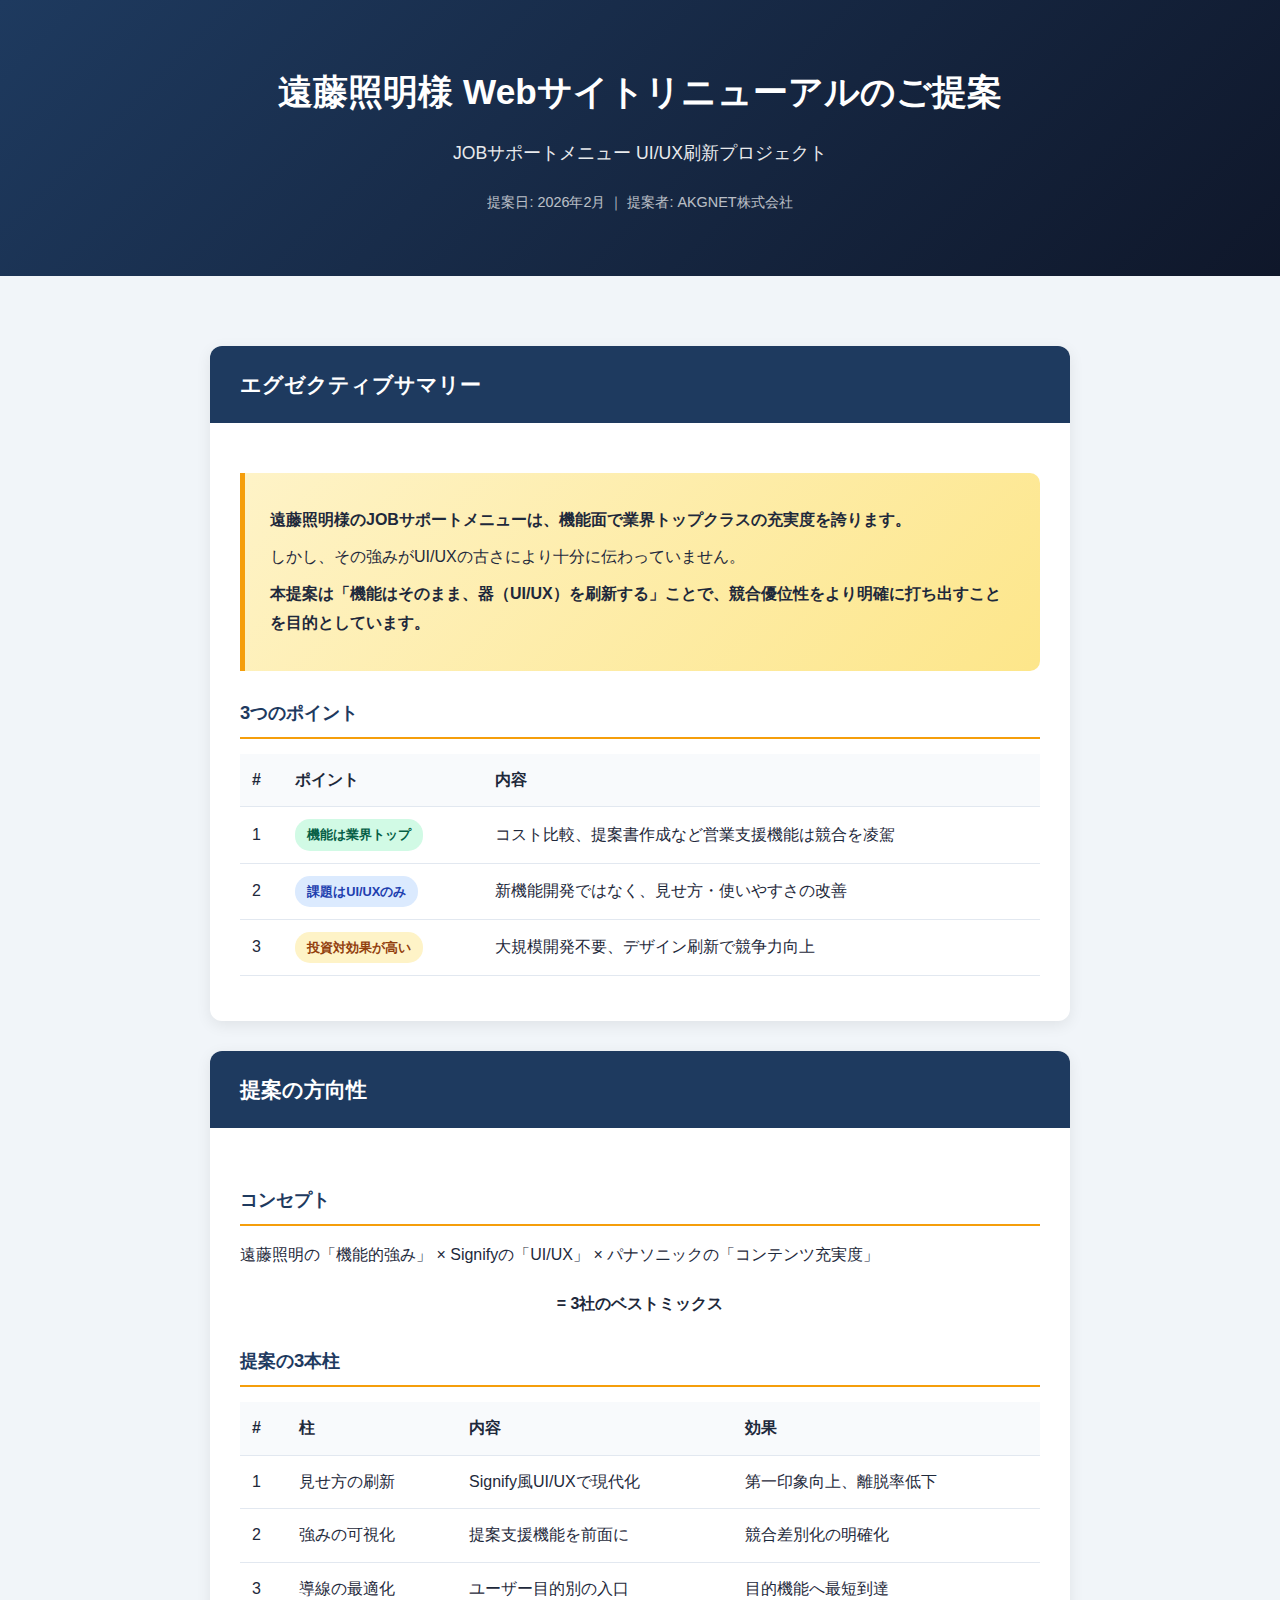
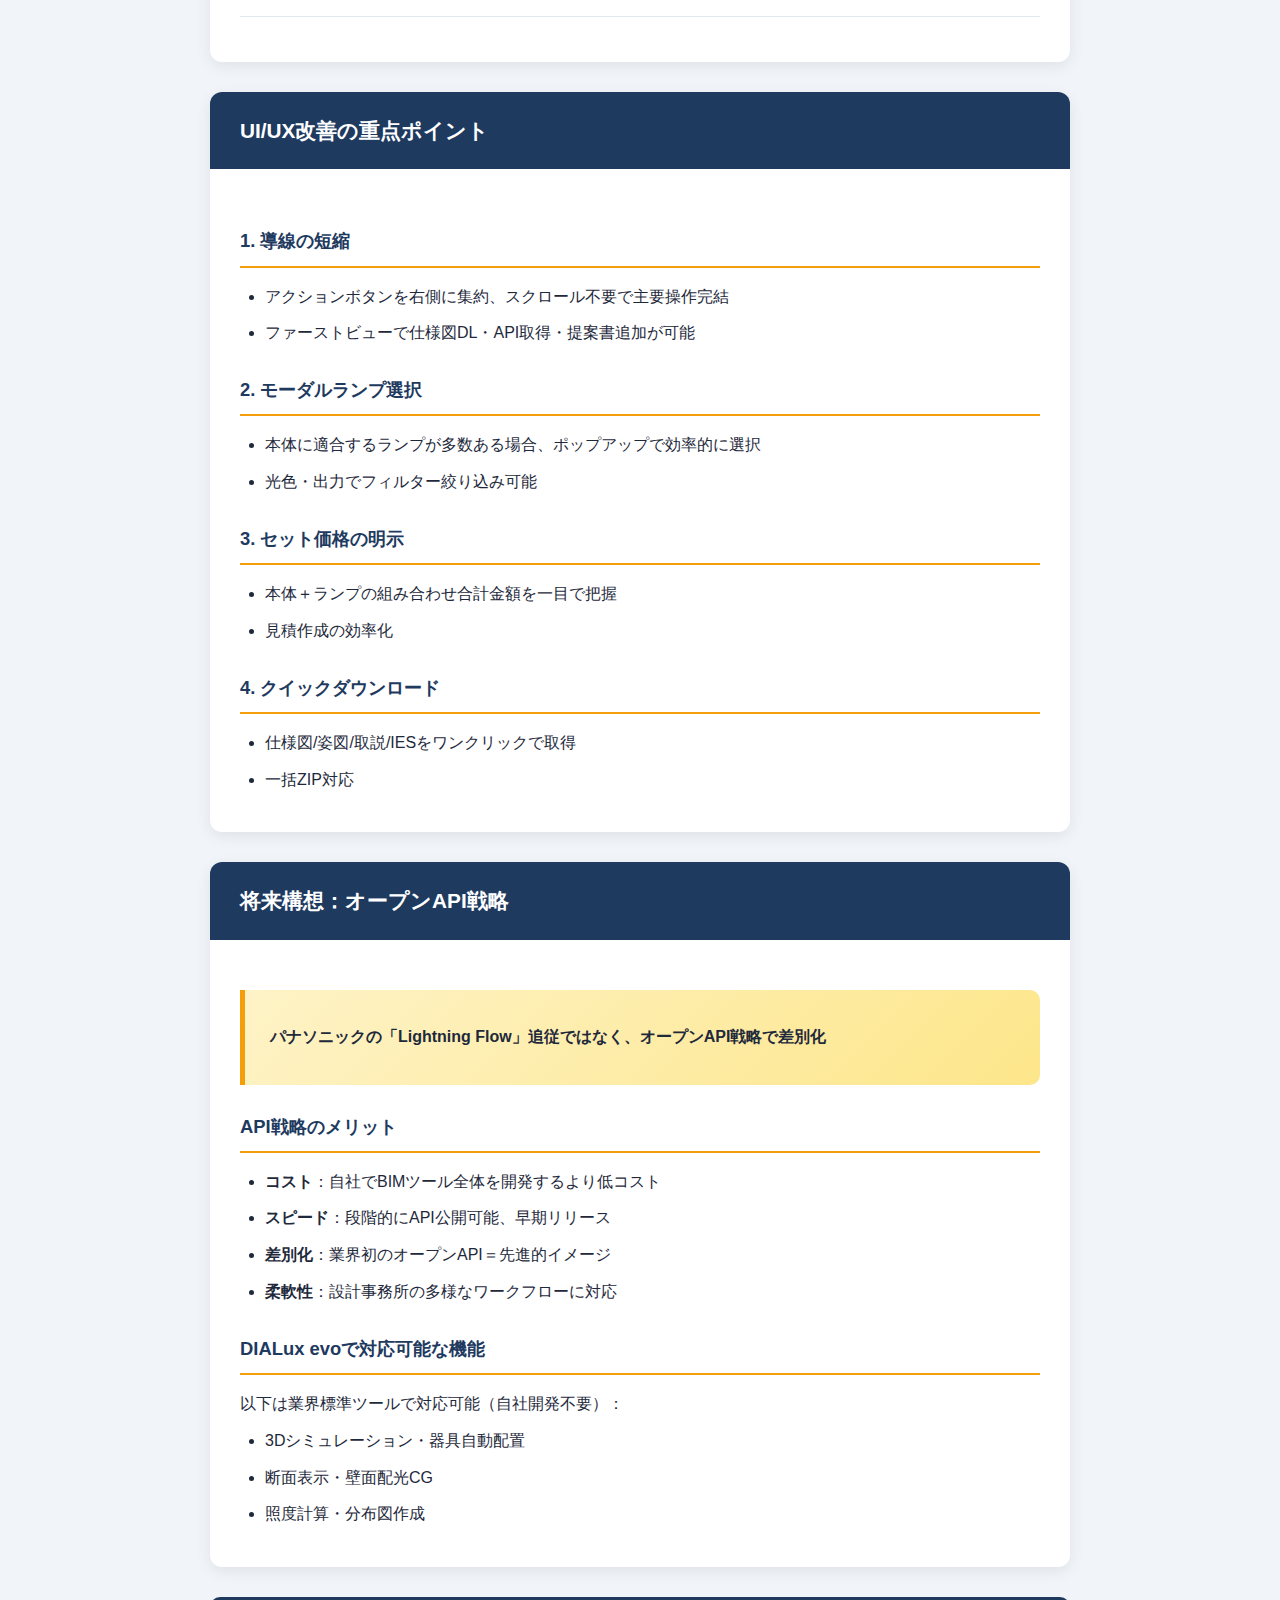
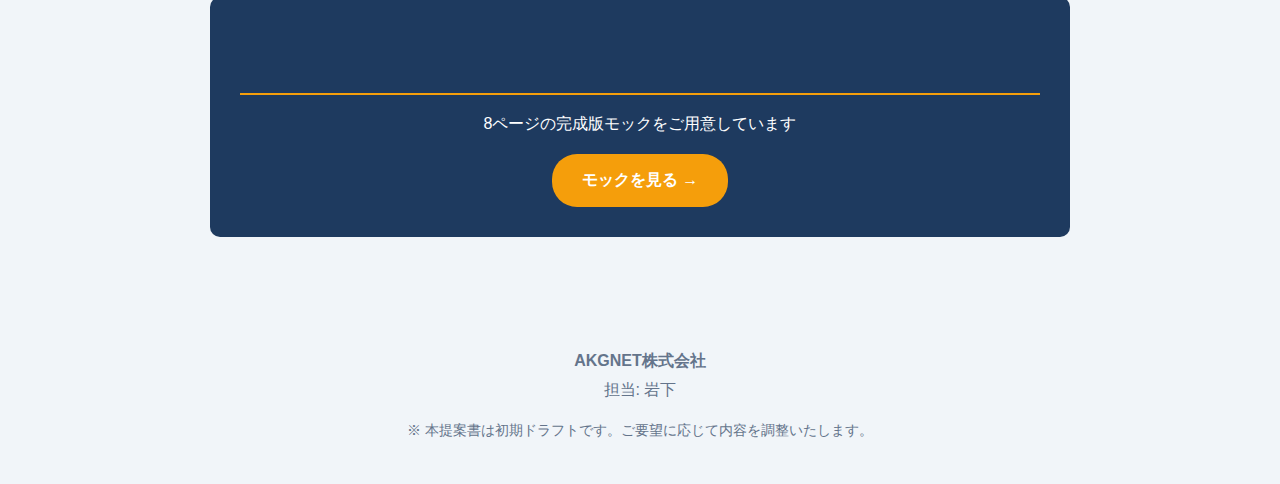
<file: proposal.html>
<!DOCTYPE html>
<html lang="ja">
<head>
    <meta charset="UTF-8">
    <meta name="viewport" content="width=device-width, initial-scale=1.0">
    <title>遠藤照明 Webリニューアル提案書</title>
    <style>
        :root {
            --primary: #1e3a5f;
            --secondary: #2563eb;
            --accent: #f59e0b;
            --light: #f8fafc;
            --text: #1e293b;
            --border: #e2e8f0;
        }
        
        * { margin: 0; padding: 0; box-sizing: border-box; }
        
        body {
            font-family: 'Hiragino Kaku Gothic ProN', 'Noto Sans JP', sans-serif;
            line-height: 1.8;
            color: var(--text);
            background: #f1f5f9;
        }
        
        header {
            background: linear-gradient(135deg, var(--primary) 0%, #0f172a 100%);
            color: white;
            padding: 60px 20px;
            text-align: center;
        }
        
        header h1 { font-size: 2.2em; margin-bottom: 15px; }
        header .subtitle { opacity: 0.9; font-size: 1.1em; }
        header .meta { margin-top: 20px; opacity: 0.7; font-size: 0.9em; }
        
        .container { max-width: 900px; margin: 0 auto; padding: 40px 20px; }
        
        section {
            background: white;
            border-radius: 12px;
            margin: 30px 0;
            box-shadow: 0 4px 15px rgba(0,0,0,0.08);
            overflow: hidden;
        }
        
        section h2 {
            background: var(--primary);
            color: white;
            padding: 20px 30px;
            font-size: 1.3em;
        }
        
        .content { padding: 30px; }
        
        h3 {
            color: var(--primary);
            font-size: 1.15em;
            margin: 25px 0 15px;
            padding-bottom: 8px;
            border-bottom: 2px solid var(--accent);
        }
        
        table {
            width: 100%;
            border-collapse: collapse;
            margin: 15px 0;
        }
        
        th, td {
            padding: 12px;
            text-align: left;
            border-bottom: 1px solid var(--border);
        }
        
        th { background: var(--light); font-weight: 600; }
        
        .highlight-box {
            background: linear-gradient(135deg, #fef3c7 0%, #fde68a 100%);
            border-left: 5px solid var(--accent);
            padding: 25px;
            margin: 20px 0;
            border-radius: 0 10px 10px 0;
        }
        
        .highlight-box p { margin: 8px 0; }
        
        .badge {
            display: inline-block;
            padding: 4px 12px;
            border-radius: 15px;
            font-size: 0.8em;
            font-weight: 600;
        }
        
        .badge-strength { background: #d1fae5; color: #065f46; }
        .badge-improve { background: #dbeafe; color: #1e40af; }
        .badge-future { background: #fef3c7; color: #92400e; }
        
        ul { margin-left: 25px; }
        li { margin: 8px 0; }
        
        .cta-box {
            background: var(--primary);
            color: white;
            padding: 30px;
            text-align: center;
            border-radius: 10px;
            margin: 30px 0;
        }
        
        .cta-box a {
            display: inline-block;
            background: var(--accent);
            color: white;
            padding: 12px 30px;
            border-radius: 25px;
            text-decoration: none;
            font-weight: 600;
            margin-top: 15px;
        }
        
        footer {
            text-align: center;
            padding: 40px;
            color: #64748b;
        }
        
        @media (max-width: 768px) {
            header h1 { font-size: 1.6em; }
            .content { padding: 20px; }
        }
    </style>
</head>
<body>
    <header>
        <h1>遠藤照明様 Webサイトリニューアルのご提案</h1>
        <p class="subtitle">JOBサポートメニュー UI/UX刷新プロジェクト</p>
        <p class="meta">提案日: 2026年2月 ｜ 提案者: AKGNET株式会社</p>
    </header>
    
    <div class="container">
        
        <section>
            <h2>エグゼクティブサマリー</h2>
            <div class="content">
                <div class="highlight-box">
                    <p><strong>遠藤照明様のJOBサポートメニューは、機能面で業界トップクラスの充実度を誇ります。</strong></p>
                    <p>しかし、その強みがUI/UXの古さにより十分に伝わっていません。</p>
                    <p><strong>本提案は「機能はそのまま、器（UI/UX）を刷新する」ことで、競合優位性をより明確に打ち出すことを目的としています。</strong></p>
                </div>
                
                <h3>3つのポイント</h3>
                <table>
                    <tr>
                        <th>#</th>
                        <th>ポイント</th>
                        <th>内容</th>
                    </tr>
                    <tr>
                        <td>1</td>
                        <td><span class="badge badge-strength">機能は業界トップ</span></td>
                        <td>コスト比較、提案書作成など営業支援機能は競合を凌駕</td>
                    </tr>
                    <tr>
                        <td>2</td>
                        <td><span class="badge badge-improve">課題はUI/UXのみ</span></td>
                        <td>新機能開発ではなく、見せ方・使いやすさの改善</td>
                    </tr>
                    <tr>
                        <td>3</td>
                        <td><span class="badge badge-future">投資対効果が高い</span></td>
                        <td>大規模開発不要、デザイン刷新で競争力向上</td>
                    </tr>
                </table>
            </div>
        </section>
        
        <section>
            <h2>提案の方向性</h2>
            <div class="content">
                <h3>コンセプト</h3>
                <p>遠藤照明の「機能的強み」 × Signifyの「UI/UX」 × パナソニックの「コンテンツ充実度」</p>
                <p style="text-align:center;font-weight:600;margin:20px 0;">= 3社のベストミックス</p>
                
                <h3>提案の3本柱</h3>
                <table>
                    <tr>
                        <th>#</th>
                        <th>柱</th>
                        <th>内容</th>
                        <th>効果</th>
                    </tr>
                    <tr>
                        <td>1</td>
                        <td>見せ方の刷新</td>
                        <td>Signify風UI/UXで現代化</td>
                        <td>第一印象向上、離脱率低下</td>
                    </tr>
                    <tr>
                        <td>2</td>
                        <td>強みの可視化</td>
                        <td>提案支援機能を前面に</td>
                        <td>競合差別化の明確化</td>
                    </tr>
                    <tr>
                        <td>3</td>
                        <td>導線の最適化</td>
                        <td>ユーザー目的別の入口</td>
                        <td>目的機能へ最短到達</td>
                    </tr>
                </table>
            </div>
        </section>
        
        <section>
            <h2>UI/UX改善の重点ポイント</h2>
            <div class="content">
                <h3>1. 導線の短縮</h3>
                <ul>
                    <li>アクションボタンを右側に集約、スクロール不要で主要操作完結</li>
                    <li>ファーストビューで仕様図DL・API取得・提案書追加が可能</li>
                </ul>
                
                <h3>2. モーダルランプ選択</h3>
                <ul>
                    <li>本体に適合するランプが多数ある場合、ポップアップで効率的に選択</li>
                    <li>光色・出力でフィルター絞り込み可能</li>
                </ul>
                
                <h3>3. セット価格の明示</h3>
                <ul>
                    <li>本体＋ランプの組み合わせ合計金額を一目で把握</li>
                    <li>見積作成の効率化</li>
                </ul>
                
                <h3>4. クイックダウンロード</h3>
                <ul>
                    <li>仕様図/姿図/取説/IESをワンクリックで取得</li>
                    <li>一括ZIP対応</li>
                </ul>
            </div>
        </section>
        
        <section>
            <h2>将来構想：オープンAPI戦略</h2>
            <div class="content">
                <div class="highlight-box">
                    <p><strong>パナソニックの「Lightning Flow」追従ではなく、オープンAPI戦略で差別化</strong></p>
                </div>
                
                <h3>API戦略のメリット</h3>
                <ul>
                    <li><strong>コスト</strong>：自社でBIMツール全体を開発するより低コスト</li>
                    <li><strong>スピード</strong>：段階的にAPI公開可能、早期リリース</li>
                    <li><strong>差別化</strong>：業界初のオープンAPI＝先進的イメージ</li>
                    <li><strong>柔軟性</strong>：設計事務所の多様なワークフローに対応</li>
                </ul>
                
                <h3>DIALux evoで対応可能な機能</h3>
                <p>以下は業界標準ツールで対応可能（自社開発不要）：</p>
                <ul>
                    <li>3Dシミュレーション・器具自動配置</li>
                    <li>断面表示・壁面配光CG</li>
                    <li>照度計算・分布図作成</li>
                </ul>
            </div>
        </section>
        
        <div class="cta-box">
            <h3>UIモックをご確認ください</h3>
            <p>8ページの完成版モックをご用意しています</p>
            <a href="index.html">モックを見る →</a>
        </div>
        
    </div>
    
    <footer>
        <p><strong>AKGNET株式会社</strong></p>
        <p>担当: 岩下</p>
        <p style="margin-top:15px;font-size:0.85em;">※ 本提案書は初期ドラフトです。ご要望に応じて内容を調整いたします。</p>
    </footer>
</body>
</html>
</file>
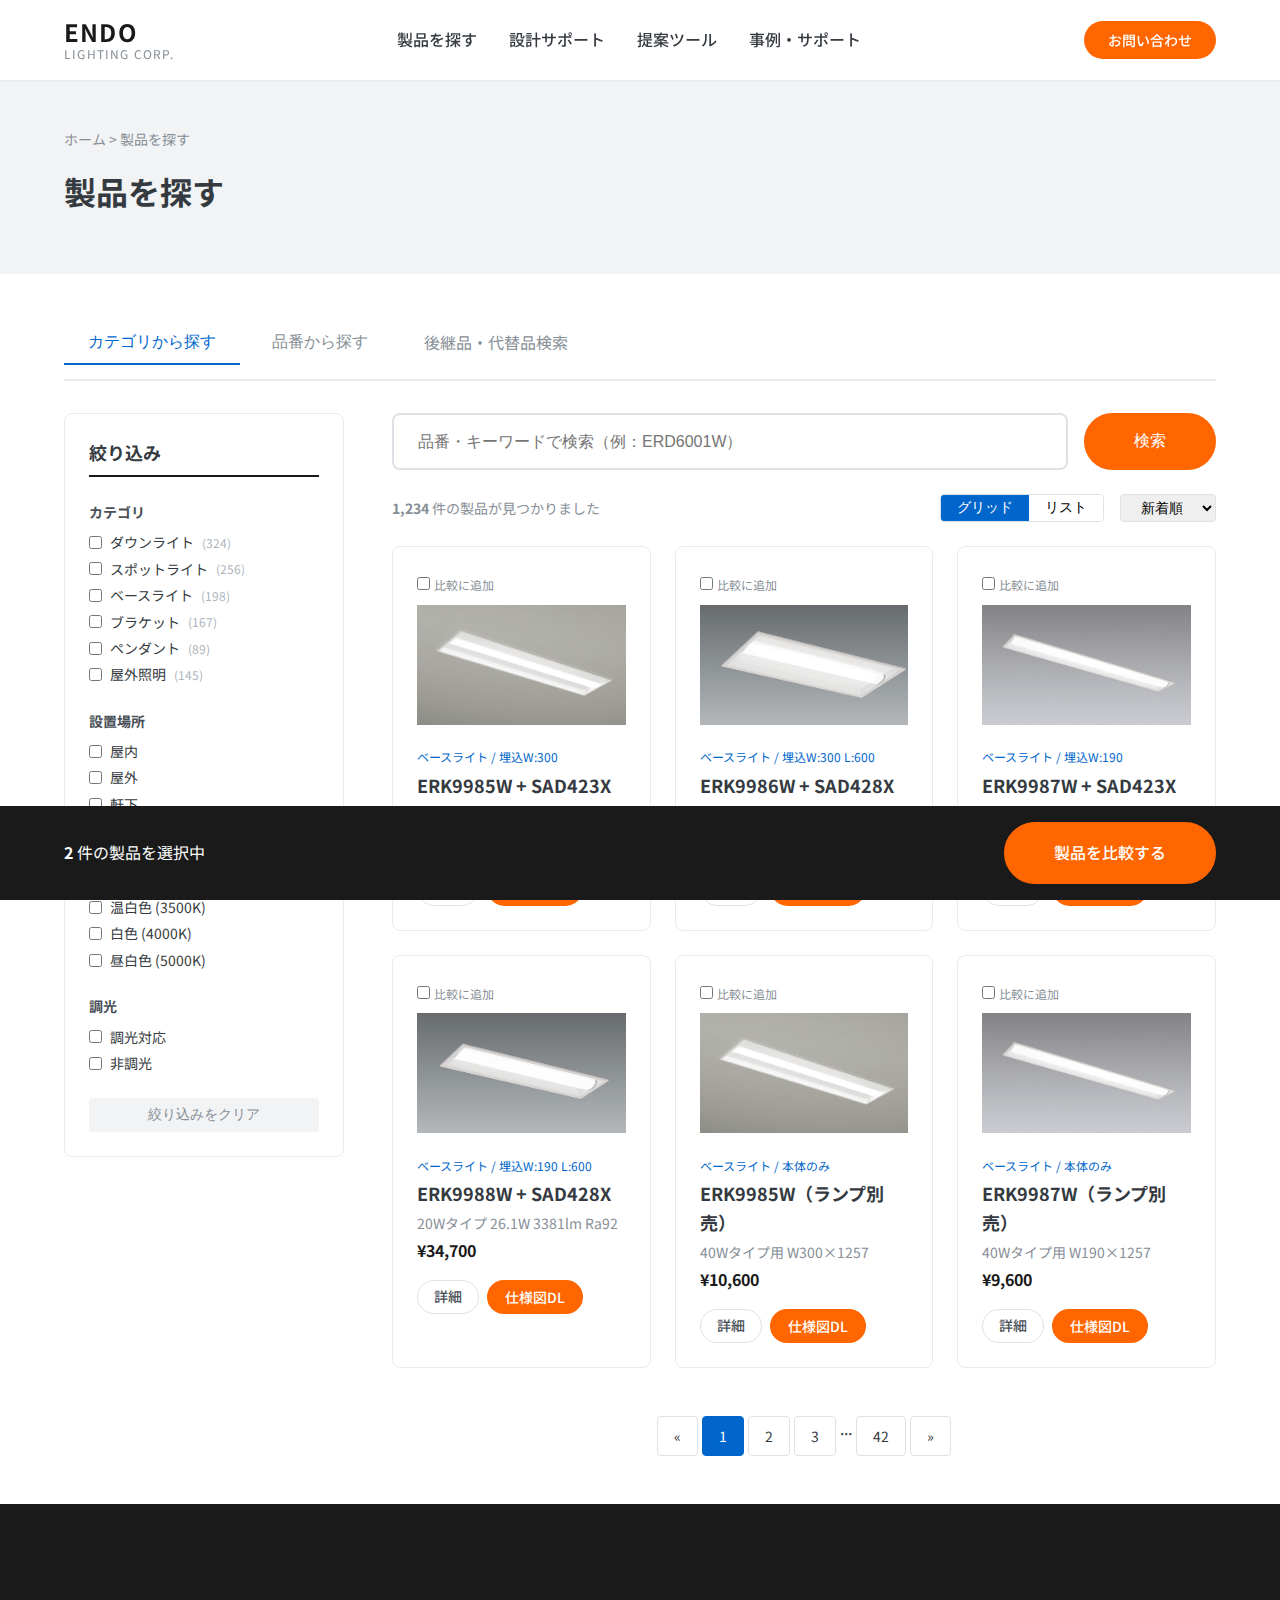
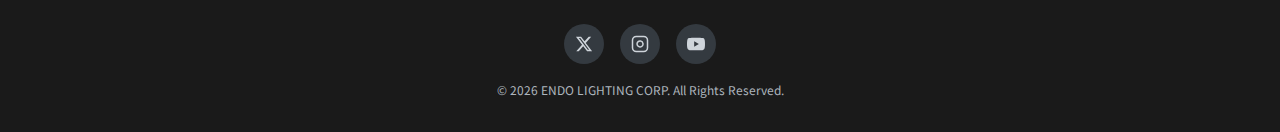
<file: search.html>
<!DOCTYPE html>
<html lang="ja">
<head>
    <meta charset="UTF-8">
    <meta name="viewport" content="width=device-width, initial-scale=1.0">
    <title>製品検索 | ENDO LIGHTING JOBサポート</title>
    <link rel="stylesheet" href="style.css">
    <link rel="stylesheet" href="pages.css">
    <link href="https://fonts.googleapis.com/css2?family=Noto+Sans+JP:wght@400;500;700&display=swap" rel="stylesheet">
</head>
<body>
    <!-- ヘッダー -->
    <header class="header">
        <div class="header-inner">
            <div class="logo">
                <a href="index.html">
                    <span class="logo-text">ENDO</span>
                    <span class="logo-sub">LIGHTING CORP.</span>
                </a>
            </div>
            <nav class="main-nav">
                <ul class="nav-list">
                    <li class="nav-item"><a href="search.html" class="active">製品を探す</a></li>
                    <li class="nav-item"><a href="design-support.html">設計サポート</a></li>
                    <li class="nav-item"><a href="tools.html">提案ツール</a></li>
                    <li class="nav-item"><a href="#">事例・サポート</a></li>
                </ul>
            </nav>
            <div class="header-actions">
                <a href="#" class="btn-contact">お問い合わせ</a>
            </div>
            <button class="mobile-menu-btn" aria-label="メニュー">
                <span></span><span></span><span></span>
            </button>
        </div>
    </header>

    <!-- メインコンテンツ -->
    <main class="main-content">
        <div class="page-header">
            <div class="container">
                <nav class="breadcrumb">
                    <a href="index.html">ホーム</a> &gt; <span>製品を探す</span>
                </nav>
                <h1 class="page-title">製品を探す</h1>
            </div>
        </div>

        <div class="search-page">
            <div class="container">
                <!-- 検索タブ -->
                <div class="search-tabs">
                    <button class="tab-btn active" data-tab="category">カテゴリから探す</button>
                    <button class="tab-btn" data-tab="hinban">品番から探す</button>
                    <a href="successor-search.html" class="tab-btn" data-tab="successor">後継品・代替品検索</a>
                </div>

                <div class="search-content">
                    <!-- サイドフィルター -->
                    <aside class="search-sidebar">
                        <div class="filter-section">
                            <h3 class="filter-title">絞り込み</h3>

                            <div class="filter-group">
                                <h4>カテゴリ</h4>
                                <ul class="filter-list">
                                    <li><label><input type="checkbox"> ダウンライト <span class="count">(324)</span></label></li>
                                    <li><label><input type="checkbox"> スポットライト <span class="count">(256)</span></label></li>
                                    <li><label><input type="checkbox"> ベースライト <span class="count">(198)</span></label></li>
                                    <li><label><input type="checkbox"> ブラケット <span class="count">(167)</span></label></li>
                                    <li><label><input type="checkbox"> ペンダント <span class="count">(89)</span></label></li>
                                    <li><label><input type="checkbox"> 屋外照明 <span class="count">(145)</span></label></li>
                                </ul>
                            </div>

                            <div class="filter-group">
                                <h4>設置場所</h4>
                                <ul class="filter-list">
                                    <li><label><input type="checkbox"> 屋内</label></li>
                                    <li><label><input type="checkbox"> 屋外</label></li>
                                    <li><label><input type="checkbox"> 軒下</label></li>
                                </ul>
                            </div>

                            <div class="filter-group">
                                <h4>光色</h4>
                                <ul class="filter-list">
                                    <li><label><input type="checkbox"> 電球色 (2700K)</label></li>
                                    <li><label><input type="checkbox"> 温白色 (3500K)</label></li>
                                    <li><label><input type="checkbox"> 白色 (4000K)</label></li>
                                    <li><label><input type="checkbox"> 昼白色 (5000K)</label></li>
                                </ul>
                            </div>

                            <div class="filter-group">
                                <h4>調光</h4>
                                <ul class="filter-list">
                                    <li><label><input type="checkbox"> 調光対応</label></li>
                                    <li><label><input type="checkbox"> 非調光</label></li>
                                </ul>
                            </div>

                            <button class="btn btn-filter-clear">絞り込みをクリア</button>
                        </div>
                    </aside>

                    <!-- 検索結果 -->
                    <div class="search-results">
                        <!-- 検索バー -->
                        <div class="search-bar">
                            <input type="text" placeholder="品番・キーワードで検索（例：ERD6001W）" class="search-input-large">
                            <button class="btn btn-primary">検索</button>
                        </div>

                        <!-- 結果ヘッダー -->
                        <div class="results-header">
                            <p class="results-count"><strong>1,234</strong> 件の製品が見つかりました</p>
                            <div class="results-actions">
                                <div class="view-toggle">
                                    <button class="view-btn active" data-view="grid">グリッド</button>
                                    <button class="view-btn" data-view="list">リスト</button>
                                </div>
                                <select class="sort-select">
                                    <option>新着順</option>
                                    <option>品番順</option>
                                    <option>価格順</option>
                                </select>
                            </div>
                        </div>

                        <!-- 製品グリッド -->
                        <div class="product-grid">
                            <div class="product-card">
                                <div class="product-checkbox">
                                    <input type="checkbox" id="product1">
                                    <label for="product1">比較に追加</label>
                                </div>
                                <div class="product-image">
                                    <img src="images/ERK9985W_SAD423X-K.jpg" alt="ERK9985W" style="width:100%; height:120px; object-fit:cover;">
                                </div>
                                <div class="product-info">
                                    <p class="product-category">ベースライト / 埋込W:300</p>
                                    <h3 class="product-name">ERK9985W + SAD423X</h3>
                                    <p class="product-spec">40Wタイプ 49.0W 6900lm Ra92</p>
                                    <p class="product-price">¥49,100</p>
                                </div>
                                <div class="product-actions">
                                    <a href="product-detail-v3.html" class="btn btn-sm btn-outline">詳細</a>
                                    <a href="#" class="btn btn-sm btn-primary">仕様図DL</a>
                                </div>
                            </div>

                            <div class="product-card">
                                <div class="product-checkbox">
                                    <input type="checkbox" id="product2">
                                    <label for="product2">比較に追加</label>
                                </div>
                                <div class="product-image">
                                    <img src="images/ERK9986W_SAD428X-K.jpg" alt="ERK9986W" style="width:100%; height:120px; object-fit:cover;">
                                </div>
                                <div class="product-info">
                                    <p class="product-category">ベースライト / 埋込W:300 L:600</p>
                                    <h3 class="product-name">ERK9986W + SAD428X</h3>
                                    <p class="product-spec">20Wタイプ 26.1W 3385lm Ra92</p>
                                    <p class="product-price">¥35,800</p>
                                </div>
                                <div class="product-actions">
                                    <a href="product-detail-v3.html" class="btn btn-sm btn-outline">詳細</a>
                                    <a href="#" class="btn btn-sm btn-primary">仕様図DL</a>
                                </div>
                            </div>

                            <div class="product-card">
                                <div class="product-checkbox">
                                    <input type="checkbox" id="product3">
                                    <label for="product3">比較に追加</label>
                                </div>
                                <div class="product-image">
                                    <img src="images/ERK9987W_SAD423X-K.jpg" alt="ERK9987W" style="width:100%; height:120px; object-fit:cover;">
                                </div>
                                <div class="product-info">
                                    <p class="product-category">ベースライト / 埋込W:190</p>
                                    <h3 class="product-name">ERK9987W + SAD423X</h3>
                                    <p class="product-spec">40Wタイプ 49.0W 6763lm Ra92</p>
                                    <p class="product-price">¥48,100</p>
                                </div>
                                <div class="product-actions">
                                    <a href="product-detail-v3.html" class="btn btn-sm btn-outline">詳細</a>
                                    <a href="#" class="btn btn-sm btn-primary">仕様図DL</a>
                                </div>
                            </div>

                            <div class="product-card">
                                <div class="product-checkbox">
                                    <input type="checkbox" id="product4">
                                    <label for="product4">比較に追加</label>
                                </div>
                                <div class="product-image">
                                    <img src="images/ERK9988W_SAD428X-K.jpg" alt="ERK9988W" style="width:100%; height:120px; object-fit:cover;">
                                </div>
                                <div class="product-info">
                                    <p class="product-category">ベースライト / 埋込W:190 L:600</p>
                                    <h3 class="product-name">ERK9988W + SAD428X</h3>
                                    <p class="product-spec">20Wタイプ 26.1W 3381lm Ra92</p>
                                    <p class="product-price">¥34,700</p>
                                </div>
                                <div class="product-actions">
                                    <a href="product-detail-v3.html" class="btn btn-sm btn-outline">詳細</a>
                                    <a href="#" class="btn btn-sm btn-primary">仕様図DL</a>
                                </div>
                            </div>

                            <div class="product-card">
                                <div class="product-checkbox">
                                    <input type="checkbox" id="product5">
                                    <label for="product5">比較に追加</label>
                                </div>
                                <div class="product-image">
                                    <img src="images/ERK9985W_SAD423X-K.jpg" alt="ERK9985W本体" style="width:100%; height:120px; object-fit:cover;">
                                </div>
                                <div class="product-info">
                                    <p class="product-category">ベースライト / 本体のみ</p>
                                    <h3 class="product-name">ERK9985W（ランプ別売）</h3>
                                    <p class="product-spec">40Wタイプ用 W300×1257</p>
                                    <p class="product-price">¥10,600</p>
                                </div>
                                <div class="product-actions">
                                    <a href="product-detail-v3.html" class="btn btn-sm btn-outline">詳細</a>
                                    <a href="#" class="btn btn-sm btn-primary">仕様図DL</a>
                                </div>
                            </div>

                            <div class="product-card">
                                <div class="product-checkbox">
                                    <input type="checkbox" id="product6">
                                    <label for="product6">比較に追加</label>
                                </div>
                                <div class="product-image">
                                    <img src="images/ERK9987W_SAD423X-K.jpg" alt="ERK9987W本体" style="width:100%; height:120px; object-fit:cover;">
                                </div>
                                <div class="product-info">
                                    <p class="product-category">ベースライト / 本体のみ</p>
                                    <h3 class="product-name">ERK9987W（ランプ別売）</h3>
                                    <p class="product-spec">40Wタイプ用 W190×1257</p>
                                    <p class="product-price">¥9,600</p>
                                </div>
                                <div class="product-actions">
                                    <a href="product-detail-v3.html" class="btn btn-sm btn-outline">詳細</a>
                                    <a href="#" class="btn btn-sm btn-primary">仕様図DL</a>
                                </div>
                            </div>
                        </div>

                        <!-- 比較バー -->
                        <div class="compare-bar">
                            <div class="compare-bar-inner">
                                <p><strong>2</strong> 件の製品を選択中</p>
                                <a href="compare.html" class="btn btn-primary">製品を比較する</a>
                            </div>
                        </div>

                        <!-- ページネーション -->
                        <div class="pagination">
                            <a href="#" class="page-link">&laquo;</a>
                            <a href="#" class="page-link active">1</a>
                            <a href="#" class="page-link">2</a>
                            <a href="#" class="page-link">3</a>
                            <span class="page-dots">...</span>
                            <a href="#" class="page-link">42</a>
                            <a href="#" class="page-link">&raquo;</a>
                        </div>
                    </div>
                </div>
            </div>
        </div>
    </main>

    <!-- フッター -->
    <footer class="footer">
        <div class="footer-inner">
            <div class="footer-bottom">
                <div class="footer-sns" style="justify-content: center; margin-bottom: 16px;">
                    <a href="https://x.com/EndoLighting" target="_blank" rel="noopener noreferrer" class="sns-twitter" aria-label="X (Twitter)">
                        <svg viewBox="0 0 24 24" fill="currentColor"><path d="M18.244 2.25h3.308l-7.227 8.26 8.502 11.24H16.17l-5.214-6.817L4.99 21.75H1.68l7.73-8.835L1.254 2.25H8.08l4.713 6.231zm-1.161 17.52h1.833L7.084 4.126H5.117z"/></svg>
                    </a>
                    <a href="https://www.instagram.com/endo_lighting/" target="_blank" rel="noopener noreferrer" aria-label="Instagram">
                        <svg viewBox="0 0 24 24" fill="none" stroke="currentColor" stroke-width="2"><rect x="2" y="2" width="20" height="20" rx="5" ry="5"></rect><path d="M16 11.37A4 4 0 1 1 12.63 8 4 4 0 0 1 16 11.37z"></path><line x1="17.5" y1="6.5" x2="17.51" y2="6.5"></line></svg>
                    </a>
                    <a href="https://www.youtube.com/@endolighting" target="_blank" rel="noopener noreferrer" aria-label="YouTube">
                        <svg viewBox="0 0 24 24" fill="currentColor"><path d="M23.498 6.186a3.016 3.016 0 0 0-2.122-2.136C19.505 3.545 12 3.545 12 3.545s-7.505 0-9.377.505A3.017 3.017 0 0 0 .502 6.186C0 8.07 0 12 0 12s0 3.93.502 5.814a3.016 3.016 0 0 0 2.122 2.136c1.871.505 9.376.505 9.376.505s7.505 0 9.377-.505a3.015 3.015 0 0 0 2.122-2.136C24 15.93 24 12 24 12s0-3.93-.502-5.814zM9.545 15.568V8.432L15.818 12l-6.273 3.568z"/></svg>
                    </a>
                </div>
                <p>&copy; 2026 ENDO LIGHTING CORP. All Rights Reserved.</p>
            </div>
        </div>
    </footer>

    <script src="script.js"></script>
</body>
</html>
</file>
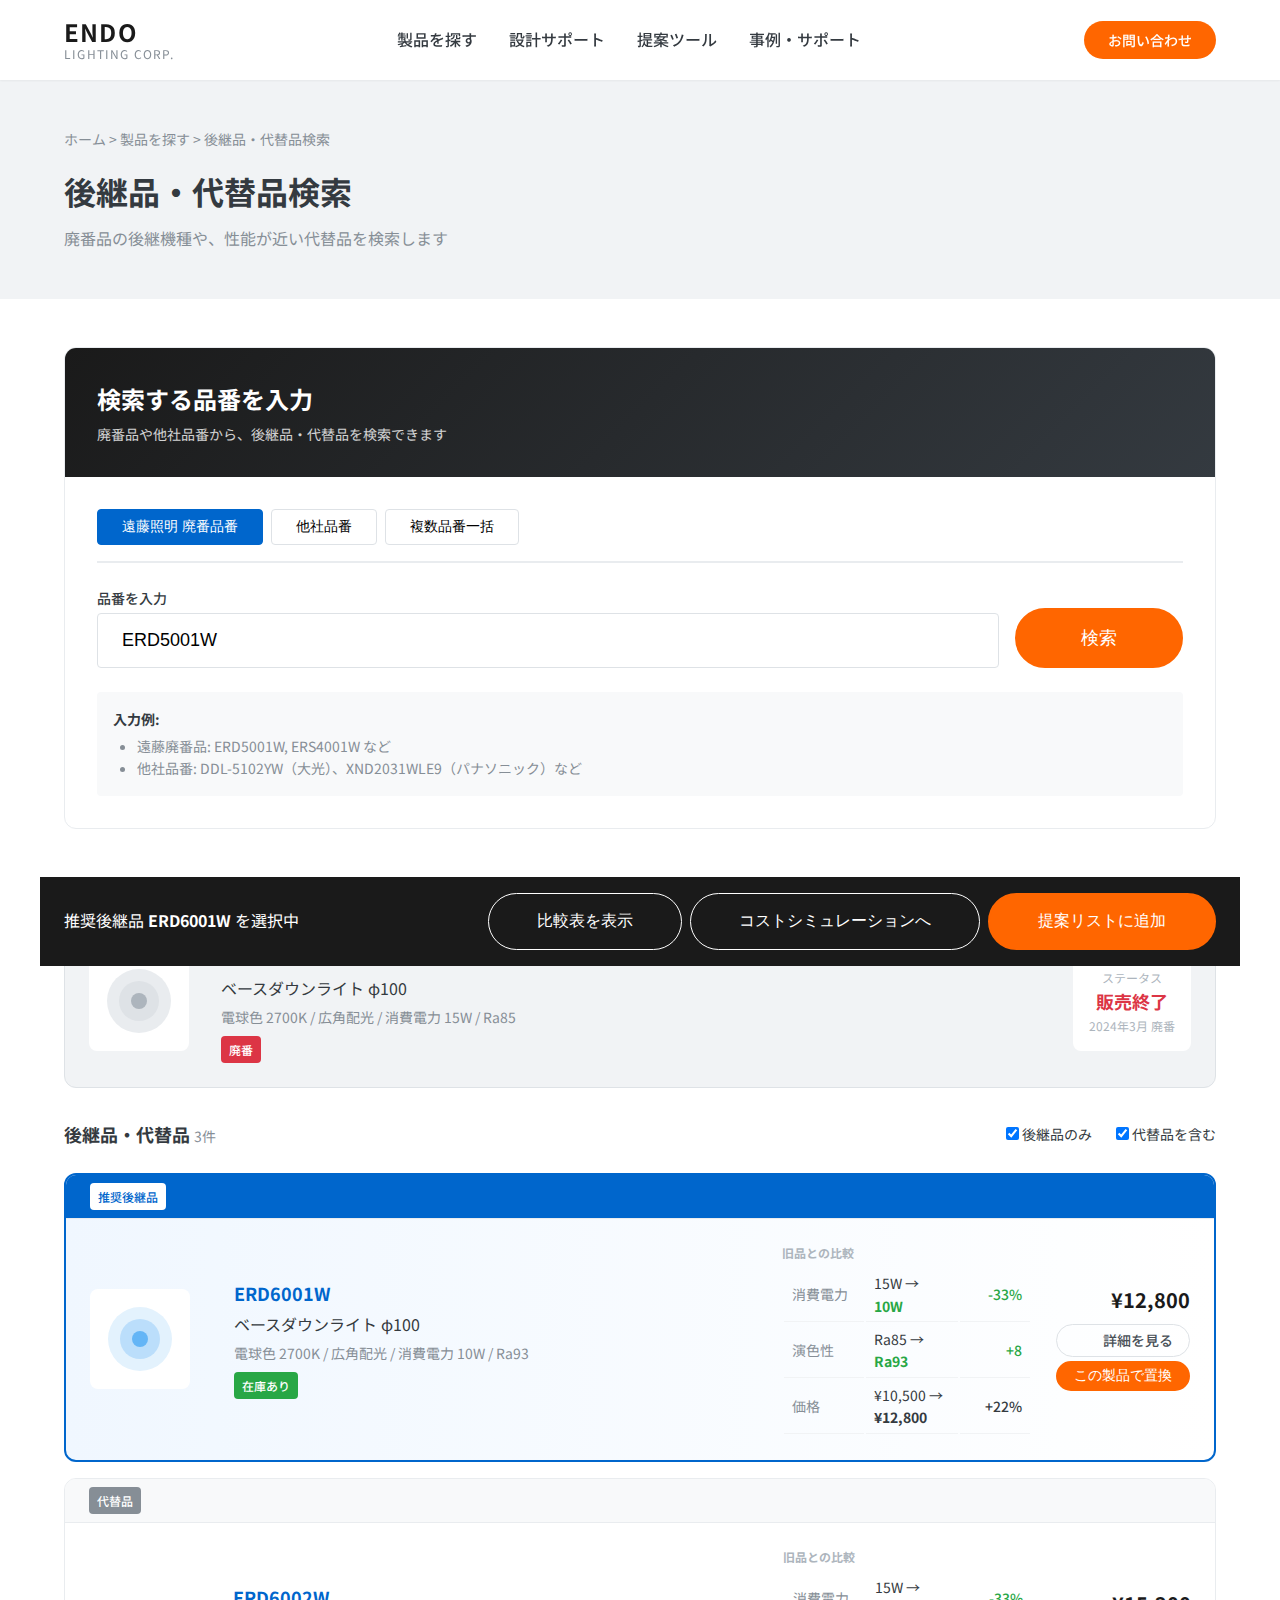
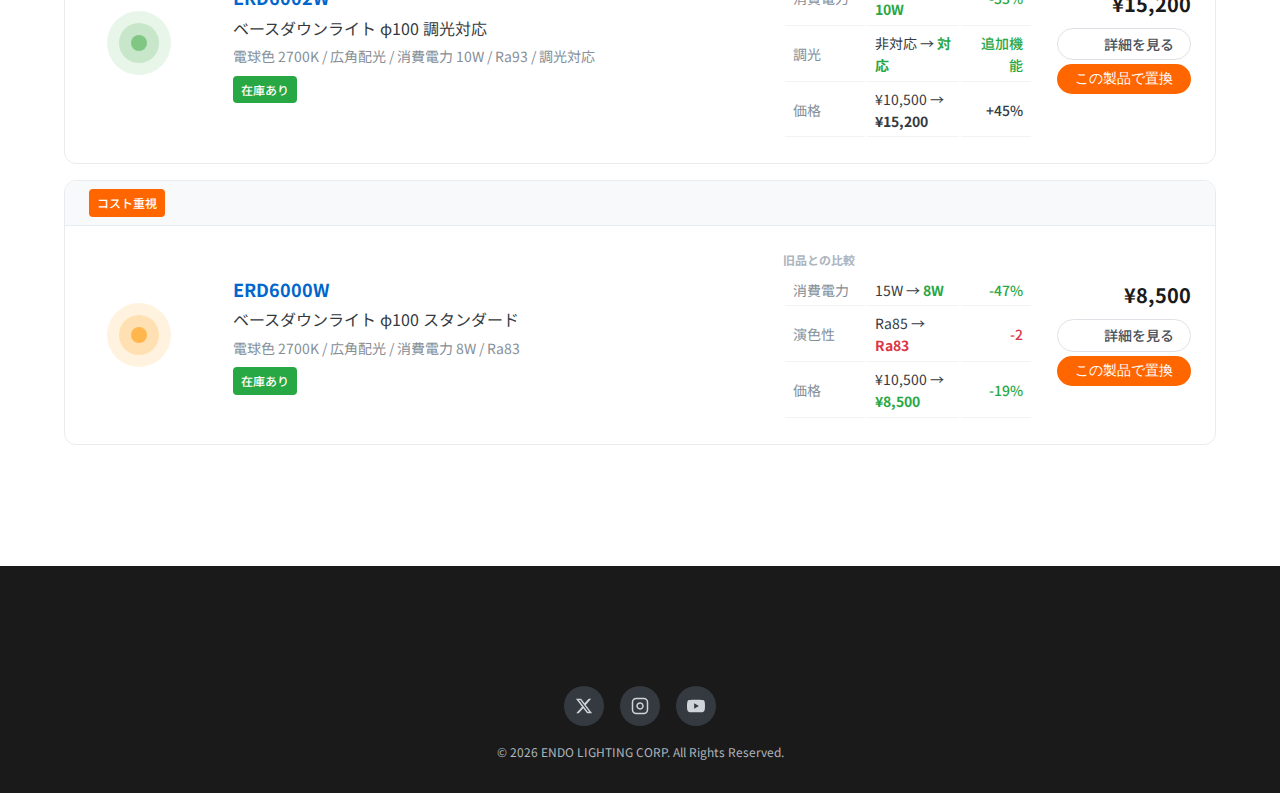
<file: successor-search.html>
<!DOCTYPE html>
<html lang="ja">
<head>
    <meta charset="UTF-8">
    <meta name="viewport" content="width=device-width, initial-scale=1.0">
    <title>後継品・代替品検索 | ENDO LIGHTING JOBサポート</title>
    <link rel="stylesheet" href="style.css">
    <link rel="stylesheet" href="pages.css">
    <link href="https://fonts.googleapis.com/css2?family=Noto+Sans+JP:wght@400;500;700&display=swap" rel="stylesheet">
</head>
<body>
    <!-- ヘッダー -->
    <header class="header">
        <div class="header-inner">
            <div class="logo">
                <a href="index.html">
                    <span class="logo-text">ENDO</span>
                    <span class="logo-sub">LIGHTING CORP.</span>
                </a>
            </div>
            <nav class="main-nav">
                <ul class="nav-list">
                    <li class="nav-item"><a href="search.html" class="active">製品を探す</a></li>
                    <li class="nav-item"><a href="design-support.html">設計サポート</a></li>
                    <li class="nav-item"><a href="tools.html">提案ツール</a></li>
                    <li class="nav-item"><a href="#">事例・サポート</a></li>
                </ul>
            </nav>
            <div class="header-actions">
                <a href="#" class="btn-contact">お問い合わせ</a>
            </div>
            <button class="mobile-menu-btn" aria-label="メニュー">
                <span></span><span></span><span></span>
            </button>
        </div>
    </header>

    <!-- メインコンテンツ -->
    <main class="main-content">
        <div class="page-header">
            <div class="container">
                <nav class="breadcrumb">
                    <a href="index.html">ホーム</a> &gt; <a href="search.html">製品を探す</a> &gt; <span>後継品・代替品検索</span>
                </nav>
                <h1 class="page-title">後継品・代替品検索</h1>
                <p class="page-description">廃番品の後継機種や、性能が近い代替品を検索します</p>
            </div>
        </div>

        <div class="successor-page">
            <div class="container">
                <!-- 検索入力エリア -->
                <section class="successor-input-section">
                    <div class="input-card">
                        <div class="input-card-header">
                            <h2>検索する品番を入力</h2>
                            <p>廃番品や他社品番から、後継品・代替品を検索できます</p>
                        </div>
                        <div class="input-card-body">
                            <div class="search-type-tabs">
                                <button class="search-type-tab active">遠藤照明 廃番品番</button>
                                <button class="search-type-tab">他社品番</button>
                                <button class="search-type-tab">複数品番一括</button>
                            </div>
                            <div class="search-input-area">
                                <div class="input-row">
                                    <div class="input-field">
                                        <label>品番を入力</label>
                                        <input type="text" placeholder="例：ERD5001W（廃番品の品番）" class="form-input form-input-lg" value="ERD5001W">
                                    </div>
                                    <button class="btn btn-primary btn-lg">検索</button>
                                </div>
                                <div class="input-hints">
                                    <p><strong>入力例:</strong></p>
                                    <ul>
                                        <li>遠藤廃番品: ERD5001W, ERS4001W など</li>
                                        <li>他社品番: DDL-5102YW（大光）、XND2031WLE9（パナソニック）など</li>
                                    </ul>
                                </div>
                            </div>
                        </div>
                    </div>
                </section>

                <!-- 検索結果エリア -->
                <section class="successor-result-section">
                    <!-- 検索元情報 -->
                    <div class="source-product-card">
                        <div class="source-label">検索した品番（廃番品）</div>
                        <div class="source-content">
                            <div class="source-image">
                                <div class="image-placeholder-realistic">
                                    <svg viewBox="0 0 100 100" class="product-icon">
                                        <circle cx="50" cy="50" r="40" fill="#e9ecef"/>
                                        <circle cx="50" cy="50" r="25" fill="#dee2e6"/>
                                        <circle cx="50" cy="50" r="10" fill="#adb5bd"/>
                                    </svg>
                                </div>
                            </div>
                            <div class="source-info">
                                <p class="source-number">ERD5001W</p>
                                <p class="source-name">ベースダウンライト φ100</p>
                                <p class="source-spec">電球色 2700K / 広角配光 / 消費電力 15W / Ra85</p>
                                <span class="badge badge-discontinued">廃番</span>
                            </div>
                            <div class="source-status">
                                <p class="status-label">ステータス</p>
                                <p class="status-value status-discontinued">販売終了</p>
                                <p class="status-date">2024年3月 廃番</p>
                            </div>
                        </div>
                    </div>

                    <!-- 後継品・代替品リスト -->
                    <div class="successor-results">
                        <div class="results-header-bar">
                            <h3>後継品・代替品 <span class="result-count">3件</span></h3>
                            <div class="results-filter">
                                <label>
                                    <input type="checkbox" checked> 後継品のみ
                                </label>
                                <label>
                                    <input type="checkbox" checked> 代替品を含む
                                </label>
                            </div>
                        </div>

                        <!-- 後継品（推奨） -->
                        <div class="successor-card successor-card-recommended">
                            <div class="successor-badge">
                                <span class="badge badge-recommended">推奨後継品</span>
                            </div>
                            <div class="successor-content">
                                <div class="successor-image">
                                    <div class="image-placeholder-realistic">
                                        <svg viewBox="0 0 100 100" class="product-icon">
                                            <circle cx="50" cy="50" r="40" fill="#e3f2fd"/>
                                            <circle cx="50" cy="50" r="25" fill="#bbdefb"/>
                                            <circle cx="50" cy="50" r="10" fill="#64b5f6"/>
                                        </svg>
                                    </div>
                                </div>
                                <div class="successor-info">
                                    <p class="successor-number">ERD6001W</p>
                                    <p class="successor-name">ベースダウンライト φ100</p>
                                    <p class="successor-spec">電球色 2700K / 広角配光 / 消費電力 10W / Ra93</p>
                                    <span class="badge badge-available">在庫あり</span>
                                </div>
                                <div class="successor-comparison">
                                    <h4>旧品との比較</h4>
                                    <table class="mini-compare-table">
                                        <tr>
                                            <td>消費電力</td>
                                            <td>15W → <strong class="positive">10W</strong></td>
                                            <td class="positive">-33%</td>
                                        </tr>
                                        <tr>
                                            <td>演色性</td>
                                            <td>Ra85 → <strong class="positive">Ra93</strong></td>
                                            <td class="positive">+8</td>
                                        </tr>
                                        <tr>
                                            <td>価格</td>
                                            <td>¥10,500 → <strong>¥12,800</strong></td>
                                            <td>+22%</td>
                                        </tr>
                                    </table>
                                </div>
                                <div class="successor-actions">
                                    <p class="successor-price">¥12,800</p>
                                    <a href="product-detail.html" class="btn btn-outline btn-sm">詳細を見る</a>
                                    <button class="btn btn-primary btn-sm">この製品で置換</button>
                                </div>
                            </div>
                        </div>

                        <!-- 代替品1 -->
                        <div class="successor-card">
                            <div class="successor-badge">
                                <span class="badge badge-alternative">代替品</span>
                            </div>
                            <div class="successor-content">
                                <div class="successor-image">
                                    <div class="image-placeholder-realistic">
                                        <svg viewBox="0 0 100 100" class="product-icon">
                                            <circle cx="50" cy="50" r="40" fill="#e8f5e9"/>
                                            <circle cx="50" cy="50" r="25" fill="#c8e6c9"/>
                                            <circle cx="50" cy="50" r="10" fill="#81c784"/>
                                        </svg>
                                    </div>
                                </div>
                                <div class="successor-info">
                                    <p class="successor-number">ERD6002W</p>
                                    <p class="successor-name">ベースダウンライト φ100 調光対応</p>
                                    <p class="successor-spec">電球色 2700K / 広角配光 / 消費電力 10W / Ra93 / 調光対応</p>
                                    <span class="badge badge-available">在庫あり</span>
                                </div>
                                <div class="successor-comparison">
                                    <h4>旧品との比較</h4>
                                    <table class="mini-compare-table">
                                        <tr>
                                            <td>消費電力</td>
                                            <td>15W → <strong class="positive">10W</strong></td>
                                            <td class="positive">-33%</td>
                                        </tr>
                                        <tr>
                                            <td>調光</td>
                                            <td>非対応 → <strong class="positive">対応</strong></td>
                                            <td class="positive">追加機能</td>
                                        </tr>
                                        <tr>
                                            <td>価格</td>
                                            <td>¥10,500 → <strong>¥15,200</strong></td>
                                            <td>+45%</td>
                                        </tr>
                                    </table>
                                </div>
                                <div class="successor-actions">
                                    <p class="successor-price">¥15,200</p>
                                    <a href="product-detail.html" class="btn btn-outline btn-sm">詳細を見る</a>
                                    <button class="btn btn-primary btn-sm">この製品で置換</button>
                                </div>
                            </div>
                        </div>

                        <!-- 代替品2（コスト重視） -->
                        <div class="successor-card">
                            <div class="successor-badge">
                                <span class="badge badge-cost">コスト重視</span>
                            </div>
                            <div class="successor-content">
                                <div class="successor-image">
                                    <div class="image-placeholder-realistic">
                                        <svg viewBox="0 0 100 100" class="product-icon">
                                            <circle cx="50" cy="50" r="40" fill="#fff3e0"/>
                                            <circle cx="50" cy="50" r="25" fill="#ffe0b2"/>
                                            <circle cx="50" cy="50" r="10" fill="#ffb74d"/>
                                        </svg>
                                    </div>
                                </div>
                                <div class="successor-info">
                                    <p class="successor-number">ERD6000W</p>
                                    <p class="successor-name">ベースダウンライト φ100 スタンダード</p>
                                    <p class="successor-spec">電球色 2700K / 広角配光 / 消費電力 8W / Ra83</p>
                                    <span class="badge badge-available">在庫あり</span>
                                </div>
                                <div class="successor-comparison">
                                    <h4>旧品との比較</h4>
                                    <table class="mini-compare-table">
                                        <tr>
                                            <td>消費電力</td>
                                            <td>15W → <strong class="positive">8W</strong></td>
                                            <td class="positive">-47%</td>
                                        </tr>
                                        <tr>
                                            <td>演色性</td>
                                            <td>Ra85 → <strong class="negative">Ra83</strong></td>
                                            <td class="negative">-2</td>
                                        </tr>
                                        <tr>
                                            <td>価格</td>
                                            <td>¥10,500 → <strong class="positive">¥8,500</strong></td>
                                            <td class="positive">-19%</td>
                                        </tr>
                                    </table>
                                </div>
                                <div class="successor-actions">
                                    <p class="successor-price">¥8,500</p>
                                    <a href="product-detail.html" class="btn btn-outline btn-sm">詳細を見る</a>
                                    <button class="btn btn-primary btn-sm">この製品で置換</button>
                                </div>
                            </div>
                        </div>
                    </div>

                    <!-- 一括アクション -->
                    <div class="bulk-actions">
                        <div class="bulk-actions-inner">
                            <p>推奨後継品 <strong>ERD6001W</strong> を選択中</p>
                            <div class="bulk-buttons">
                                <button class="btn btn-outline">比較表を表示</button>
                                <button class="btn btn-outline">コストシミュレーションへ</button>
                                <button class="btn btn-primary">提案リストに追加</button>
                            </div>
                        </div>
                    </div>
                </section>

                <!-- 複数品番検索の場合のUI（参考） -->
                <section class="batch-result-section" style="display: none;">
                    <div class="batch-summary">
                        <h3>一括検索結果</h3>
                        <div class="batch-stats">
                            <div class="stat-item">
                                <span class="stat-value">10</span>
                                <span class="stat-label">検索品番</span>
                            </div>
                            <div class="stat-item stat-success">
                                <span class="stat-value">8</span>
                                <span class="stat-label">後継品あり</span>
                            </div>
                            <div class="stat-item stat-warning">
                                <span class="stat-value">2</span>
                                <span class="stat-label">要確認</span>
                            </div>
                        </div>
                    </div>
                    <table class="batch-result-table">
                        <thead>
                            <tr>
                                <th>旧品番</th>
                                <th>ステータス</th>
                                <th>推奨後継品</th>
                                <th>価格差</th>
                                <th>アクション</th>
                            </tr>
                        </thead>
                        <tbody>
                            <tr>
                                <td>ERD5001W</td>
                                <td><span class="badge badge-discontinued">廃番</span></td>
                                <td>ERD6001W</td>
                                <td>+¥2,300</td>
                                <td><button class="btn btn-sm btn-outline">置換</button></td>
                            </tr>
                        </tbody>
                    </table>
                </section>
            </div>
        </div>
    </main>

    <!-- フッター -->
    <footer class="footer">
        <div class="footer-inner">
            <div class="footer-bottom">
                <div class="footer-sns" style="justify-content: center; margin-bottom: 16px;">
                    <a href="https://x.com/EndoLighting" target="_blank" rel="noopener noreferrer" class="sns-twitter" aria-label="X (Twitter)">
                        <svg viewBox="0 0 24 24" fill="currentColor"><path d="M18.244 2.25h3.308l-7.227 8.26 8.502 11.24H16.17l-5.214-6.817L4.99 21.75H1.68l7.73-8.835L1.254 2.25H8.08l4.713 6.231zm-1.161 17.52h1.833L7.084 4.126H5.117z"/></svg>
                    </a>
                    <a href="https://www.instagram.com/endo_lighting/" target="_blank" rel="noopener noreferrer" aria-label="Instagram">
                        <svg viewBox="0 0 24 24" fill="none" stroke="currentColor" stroke-width="2"><rect x="2" y="2" width="20" height="20" rx="5" ry="5"></rect><path d="M16 11.37A4 4 0 1 1 12.63 8 4 4 0 0 1 16 11.37z"></path><line x1="17.5" y1="6.5" x2="17.51" y2="6.5"></line></svg>
                    </a>
                    <a href="https://www.youtube.com/@endolighting" target="_blank" rel="noopener noreferrer" aria-label="YouTube">
                        <svg viewBox="0 0 24 24" fill="currentColor"><path d="M23.498 6.186a3.016 3.016 0 0 0-2.122-2.136C19.505 3.545 12 3.545 12 3.545s-7.505 0-9.377.505A3.017 3.017 0 0 0 .502 6.186C0 8.07 0 12 0 12s0 3.93.502 5.814a3.016 3.016 0 0 0 2.122 2.136c1.871.505 9.376.505 9.376.505s7.505 0 9.377-.505a3.015 3.015 0 0 0 2.122-2.136C24 15.93 24 12 24 12s0-3.93-.502-5.814zM9.545 15.568V8.432L15.818 12l-6.273 3.568z"/></svg>
                    </a>
                </div>
                <p>&copy; 2026 ENDO LIGHTING CORP. All Rights Reserved.</p>
            </div>
        </div>
    </footer>

    <script src="script.js"></script>
</body>
</html>
</file>
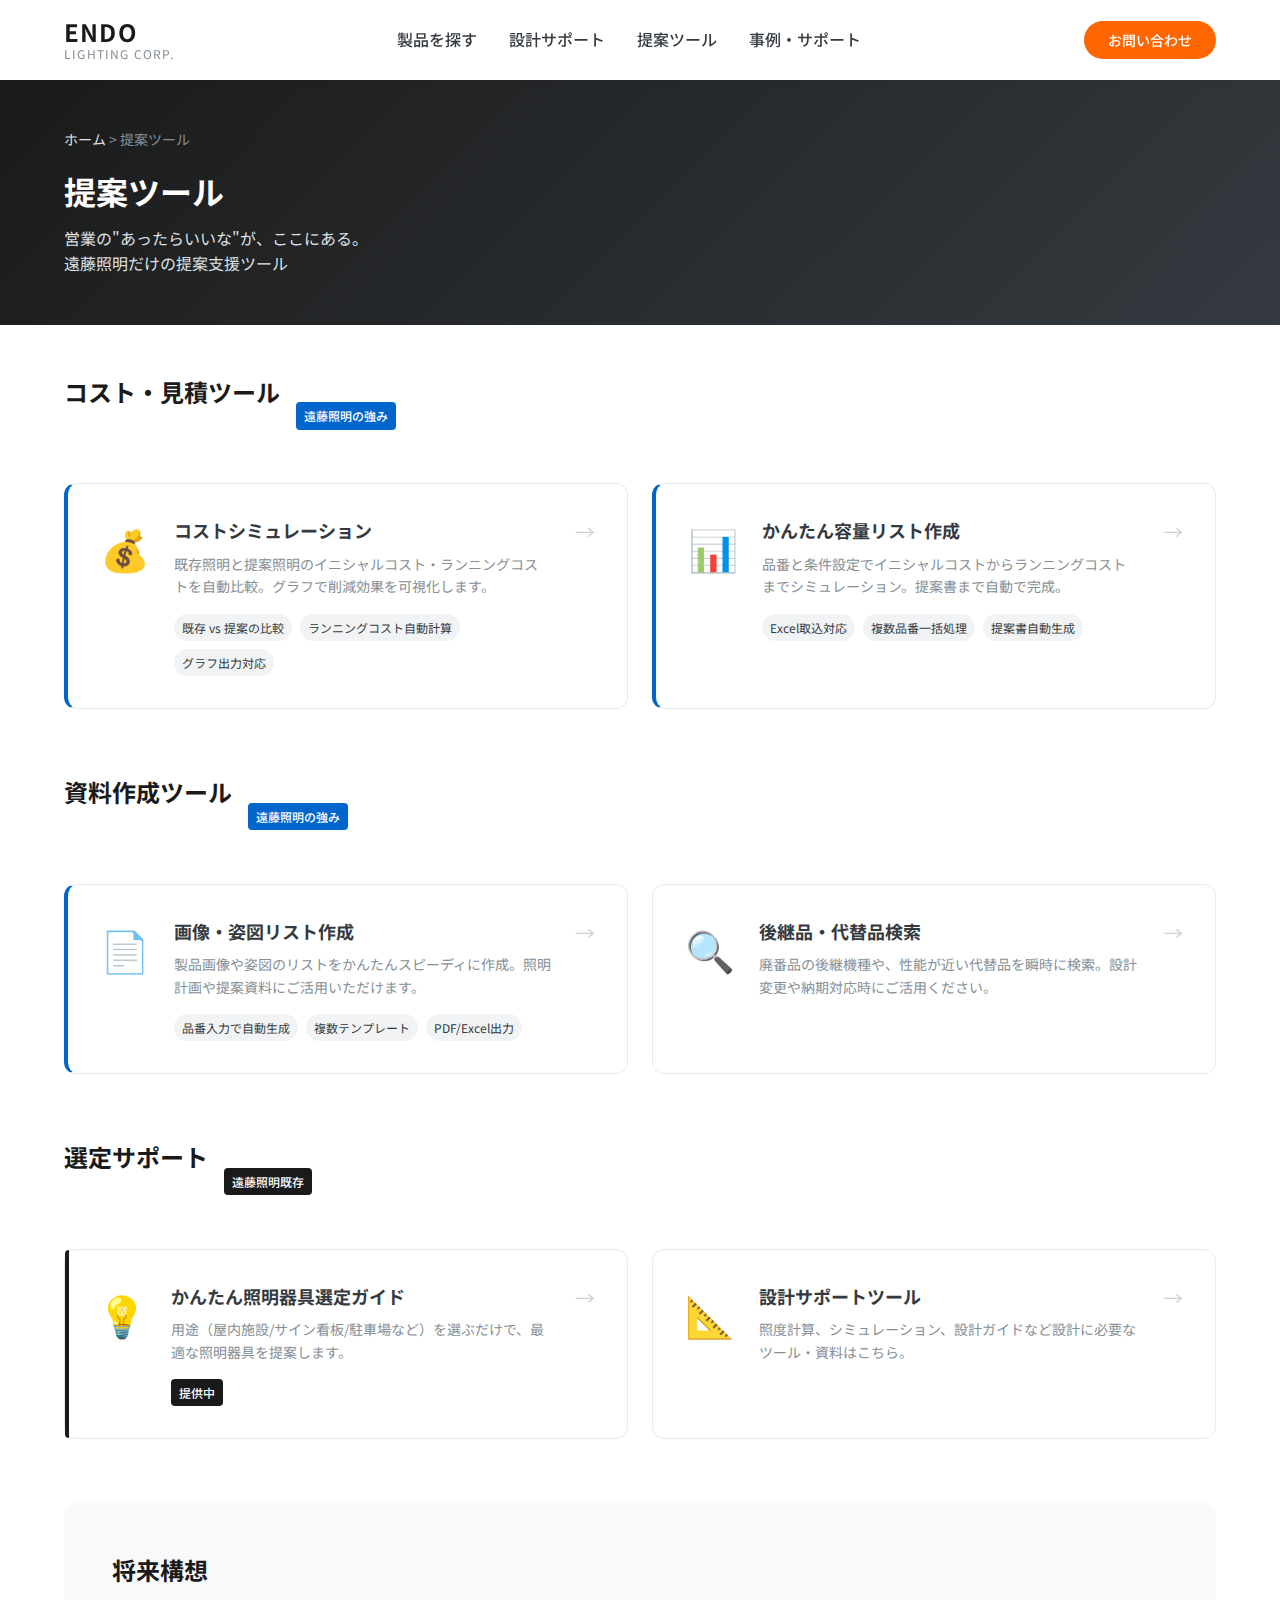
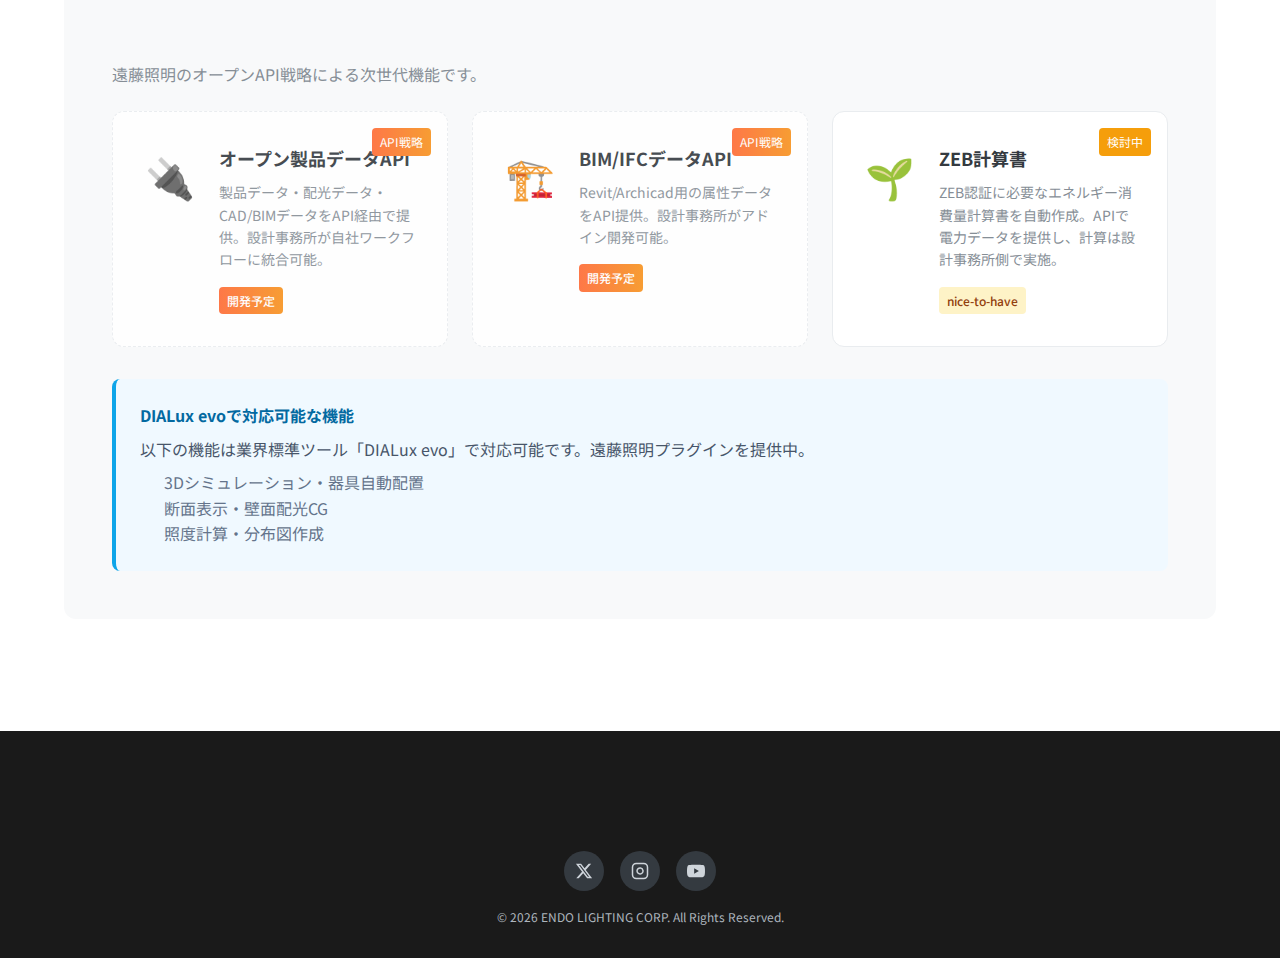
<file: tools.html>
<!DOCTYPE html>
<html lang="ja">
<head>
    <meta charset="UTF-8">
    <meta name="viewport" content="width=device-width, initial-scale=1.0">
    <title>提案ツール | ENDO LIGHTING JOBサポート</title>
    <link rel="stylesheet" href="style.css">
    <link rel="stylesheet" href="pages.css">
    <link href="https://fonts.googleapis.com/css2?family=Noto+Sans+JP:wght@400;500;700&display=swap" rel="stylesheet">
</head>
<body>
    <!-- ヘッダー -->
    <header class="header">
        <div class="header-inner">
            <div class="logo">
                <a href="index.html">
                    <span class="logo-text">ENDO</span>
                    <span class="logo-sub">LIGHTING CORP.</span>
                </a>
            </div>
            <nav class="main-nav">
                <ul class="nav-list">
                    <li class="nav-item"><a href="search.html">製品を探す</a></li>
                    <li class="nav-item"><a href="design-support.html">設計サポート</a></li>
                    <li class="nav-item"><a href="tools.html" class="active">提案ツール</a></li>
                    <li class="nav-item"><a href="#">事例・サポート</a></li>
                </ul>
            </nav>
            <div class="header-actions">
                <a href="#" class="btn-contact">お問い合わせ</a>
            </div>
            <button class="mobile-menu-btn" aria-label="メニュー">
                <span></span><span></span><span></span>
            </button>
        </div>
    </header>

    <!-- メインコンテンツ -->
    <main class="main-content">
        <div class="page-header page-header-accent">
            <div class="container">
                <nav class="breadcrumb">
                    <a href="index.html">ホーム</a> &gt; <span>提案ツール</span>
                </nav>
                <h1 class="page-title">提案ツール</h1>
                <p class="page-description">営業の"あったらいいな"が、ここにある。<br>遠藤照明だけの提案支援ツール</p>
            </div>
        </div>

        <div class="tools-page">
            <div class="container">
                <!-- 現行機能（強み） -->
                <section class="tools-section">
                    <div class="section-header">
                        <h2 class="section-title">コスト・見積ツール</h2>
                        <span class="badge badge-strength">遠藤照明の強み</span>
                    </div>
                    <div class="tools-grid">
                        <a href="cost-simulation.html" class="tool-card tool-card-featured">
                            <div class="tool-icon">💰</div>
                            <div class="tool-content">
                                <h3>コストシミュレーション</h3>
                                <p>既存照明と提案照明のイニシャルコスト・ランニングコストを自動比較。グラフで削減効果を可視化します。</p>
                                <ul class="tool-features">
                                    <li>既存 vs 提案の比較</li>
                                    <li>ランニングコスト自動計算</li>
                                    <li>グラフ出力対応</li>
                                </ul>
                            </div>
                            <span class="tool-arrow">→</span>
                        </a>
                        <a href="#" class="tool-card tool-card-featured">
                            <div class="tool-icon">📊</div>
                            <div class="tool-content">
                                <h3>かんたん容量リスト作成</h3>
                                <p>品番と条件設定でイニシャルコストからランニングコストまでシミュレーション。提案書まで自動で完成。</p>
                                <ul class="tool-features">
                                    <li>Excel取込対応</li>
                                    <li>複数品番一括処理</li>
                                    <li>提案書自動生成</li>
                                </ul>
                            </div>
                            <span class="tool-arrow">→</span>
                        </a>
                    </div>
                </section>

                <section class="tools-section">
                    <div class="section-header">
                        <h2 class="section-title">資料作成ツール</h2>
                        <span class="badge badge-strength">遠藤照明の強み</span>
                    </div>
                    <div class="tools-grid">
                        <a href="#" class="tool-card tool-card-featured">
                            <div class="tool-icon">📄</div>
                            <div class="tool-content">
                                <h3>画像・姿図リスト作成</h3>
                                <p>製品画像や姿図のリストをかんたんスピーディに作成。照明計画や提案資料にご活用いただけます。</p>
                                <ul class="tool-features">
                                    <li>品番入力で自動生成</li>
                                    <li>複数テンプレート</li>
                                    <li>PDF/Excel出力</li>
                                </ul>
                            </div>
                            <span class="tool-arrow">→</span>
                        </a>
                        <a href="successor-search.html" class="tool-card">
                            <div class="tool-icon">🔍</div>
                            <div class="tool-content">
                                <h3>後継品・代替品検索</h3>
                                <p>廃番品の後継機種や、性能が近い代替品を瞬時に検索。設計変更や納期対応時にご活用ください。</p>
                            </div>
                            <span class="tool-arrow">→</span>
                        </a>
                    </div>
                </section>

                <section class="tools-section">
                    <div class="section-header">
                        <h2 class="section-title">選定サポート</h2>
                        <span class="badge badge-existing">遠藤照明既存</span>
                    </div>
                    <div class="tools-grid">
                        <a href="#" class="tool-card tool-card-existing">
                            <div class="tool-icon">💡</div>
                            <div class="tool-content">
                                <h3>かんたん照明器具選定ガイド</h3>
                                <p>用途（屋内施設/サイン看板/駐車場など）を選ぶだけで、最適な照明器具を提案します。</p>
                                <span class="badge badge-existing">提供中</span>
                            </div>
                            <span class="tool-arrow">→</span>
                        </a>
                        <a href="design-support.html" class="tool-card">
                            <div class="tool-icon">📐</div>
                            <div class="tool-content">
                                <h3>設計サポートツール</h3>
                                <p>照度計算、シミュレーション、設計ガイドなど設計に必要なツール・資料はこちら。</p>
                            </div>
                            <span class="tool-arrow">→</span>
                        </a>
                    </div>
                </section>

                <!-- 将来構想機能 -->
                <section class="tools-section future-section">
                    <div class="section-header">
                        <h2 class="section-title">将来構想</h2>
                    </div>
                    <p class="section-description">遠藤照明のオープンAPI戦略による次世代機能です。</p>

                    <div class="tools-grid tools-grid-future">
                        <!-- API戦略 -->
                        <div class="tool-card tool-card-future">
                            <span class="future-badge">API戦略</span>
                            <div class="tool-icon">🔌</div>
                            <div class="tool-content">
                                <h3>オープン製品データAPI</h3>
                                <p>製品データ・配光データ・CAD/BIMデータをAPI経由で提供。設計事務所が自社ワークフローに統合可能。</p>
                                <span class="badge badge-future">開発予定</span>
                            </div>
                        </div>

                        <div class="tool-card tool-card-future">
                            <span class="future-badge">API戦略</span>
                            <div class="tool-icon">🏗️</div>
                            <div class="tool-content">
                                <h3>BIM/IFCデータAPI</h3>
                                <p>Revit/Archicad用の属性データをAPI提供。設計事務所がアドイン開発可能。</p>
                                <span class="badge badge-future">開発予定</span>
                            </div>
                        </div>

                        <!-- ファジー（検討中） -->
                        <div class="tool-card tool-card-fuzzy">
                            <span class="future-badge" style="background:#f59e0b;">検討中</span>
                            <div class="tool-icon">🌱</div>
                            <div class="tool-content">
                                <h3>ZEB計算書</h3>
                                <p>ZEB認証に必要なエネルギー消費量計算書を自動作成。APIで電力データを提供し、計算は設計事務所側で実施。</p>
                                <span class="badge" style="background:#fef3c7;color:#92400e;">nice-to-have</span>
                            </div>
                        </div>
                    </div>

                    <!-- DIALux対応の説明 -->
                    <div class="dialux-note" style="margin-top:2rem; padding:1.5rem; background:#f0f9ff; border-radius:8px; border-left:4px solid #0ea5e9;">
                        <h4 style="margin:0 0 0.5rem 0; color:#0369a1;">DIALux evoで対応可能な機能</h4>
                        <p style="margin:0; color:#475569;">以下の機能は業界標準ツール「DIALux evo」で対応可能です。遠藤照明プラグインを提供中。</p>
                        <ul style="margin:0.5rem 0 0 1.5rem; color:#64748b;">
                            <li>3Dシミュレーション・器具自動配置</li>
                            <li>断面表示・壁面配光CG</li>
                            <li>照度計算・分布図作成</li>
                        </ul>
                    </div>
                </section>
            </div>
        </div>
    </main>

    <!-- フッター -->
    <footer class="footer">
        <div class="footer-inner">
            <div class="footer-bottom">
                <div class="footer-sns" style="justify-content: center; margin-bottom: 16px;">
                    <a href="https://x.com/EndoLighting" target="_blank" rel="noopener noreferrer" class="sns-twitter" aria-label="X (Twitter)">
                        <svg viewBox="0 0 24 24" fill="currentColor"><path d="M18.244 2.25h3.308l-7.227 8.26 8.502 11.24H16.17l-5.214-6.817L4.99 21.75H1.68l7.73-8.835L1.254 2.25H8.08l4.713 6.231zm-1.161 17.52h1.833L7.084 4.126H5.117z"/></svg>
                    </a>
                    <a href="https://www.instagram.com/endo_lighting/" target="_blank" rel="noopener noreferrer" aria-label="Instagram">
                        <svg viewBox="0 0 24 24" fill="none" stroke="currentColor" stroke-width="2"><rect x="2" y="2" width="20" height="20" rx="5" ry="5"></rect><path d="M16 11.37A4 4 0 1 1 12.63 8 4 4 0 0 1 16 11.37z"></path><line x1="17.5" y1="6.5" x2="17.51" y2="6.5"></line></svg>
                    </a>
                    <a href="https://www.youtube.com/@endolighting" target="_blank" rel="noopener noreferrer" aria-label="YouTube">
                        <svg viewBox="0 0 24 24" fill="currentColor"><path d="M23.498 6.186a3.016 3.016 0 0 0-2.122-2.136C19.505 3.545 12 3.545 12 3.545s-7.505 0-9.377.505A3.017 3.017 0 0 0 .502 6.186C0 8.07 0 12 0 12s0 3.93.502 5.814a3.016 3.016 0 0 0 2.122 2.136c1.871.505 9.376.505 9.376.505s7.505 0 9.377-.505a3.015 3.015 0 0 0 2.122-2.136C24 15.93 24 12 24 12s0-3.93-.502-5.814zM9.545 15.568V8.432L15.818 12l-6.273 3.568z"/></svg>
                    </a>
                </div>
                <p>&copy; 2026 ENDO LIGHTING CORP. All Rights Reserved.</p>
            </div>
        </div>
    </footer>

    <script src="script.js"></script>
</body>
</html>
</file>
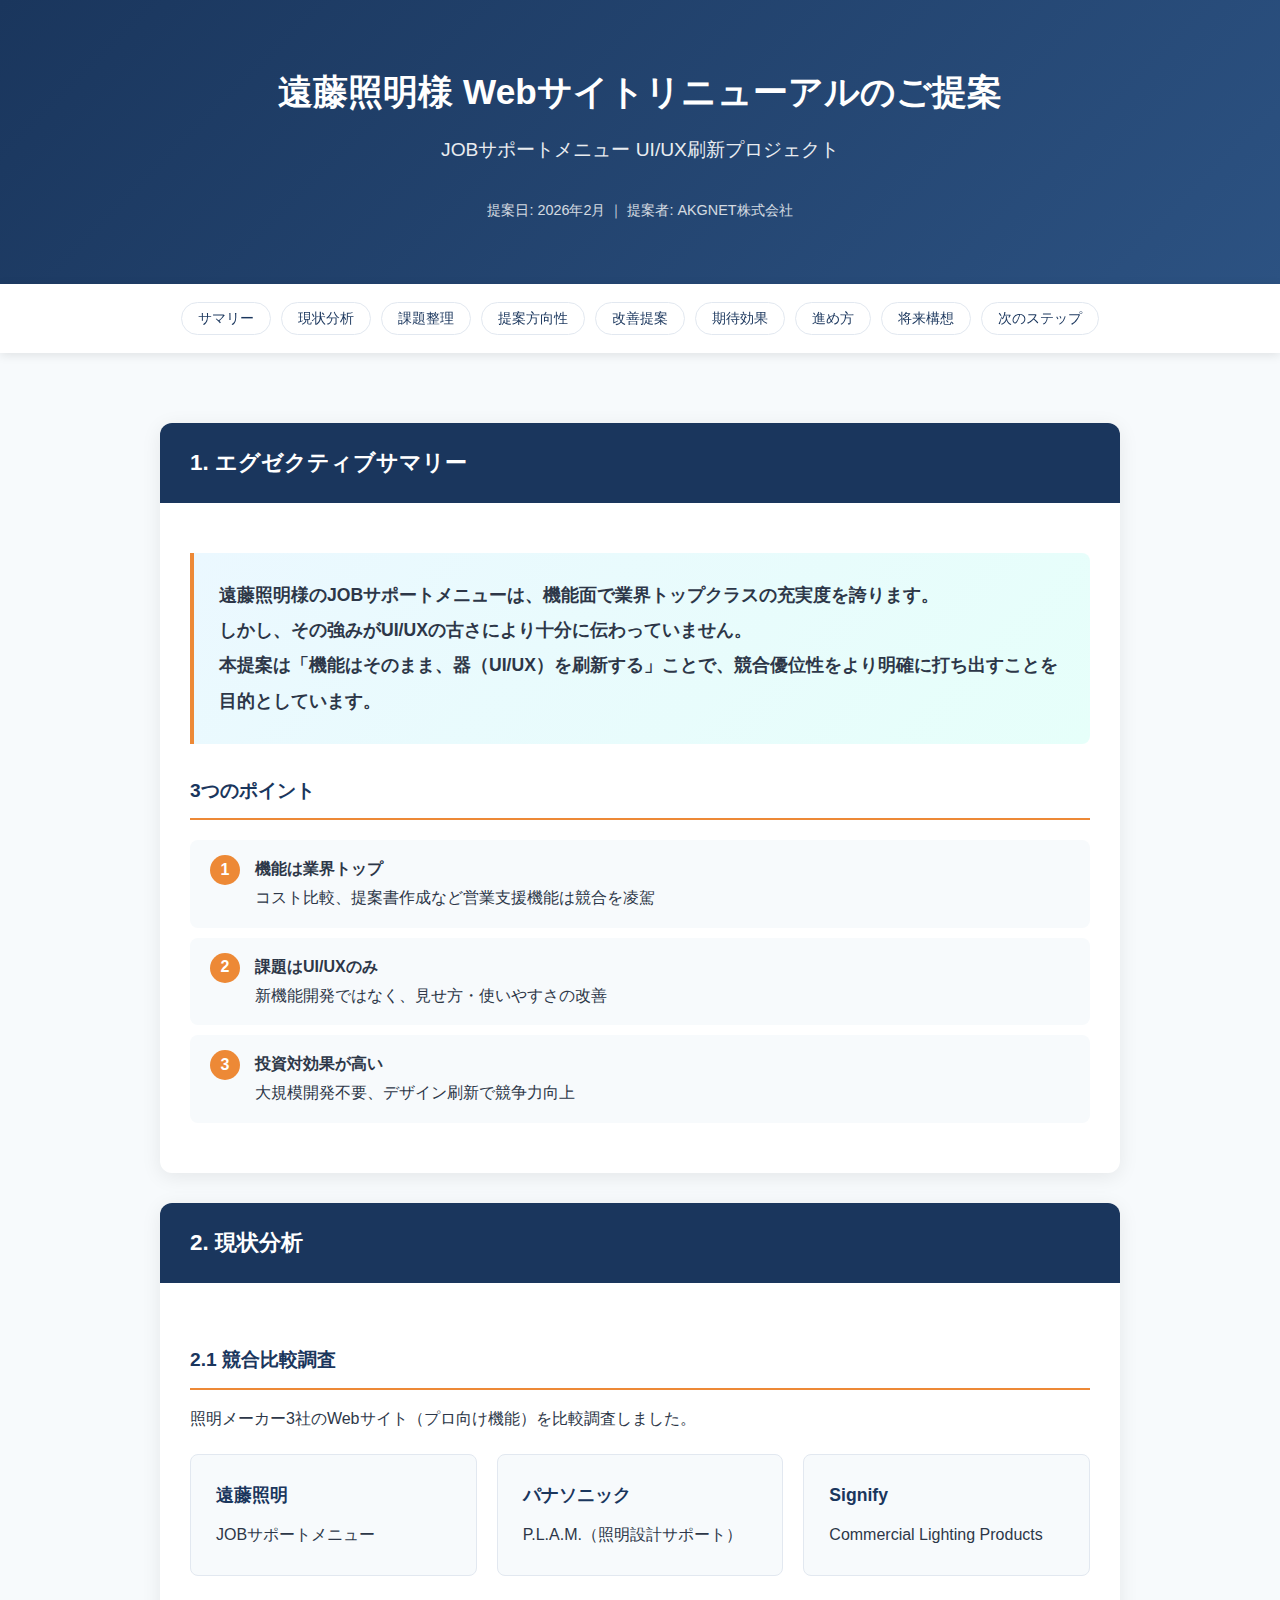
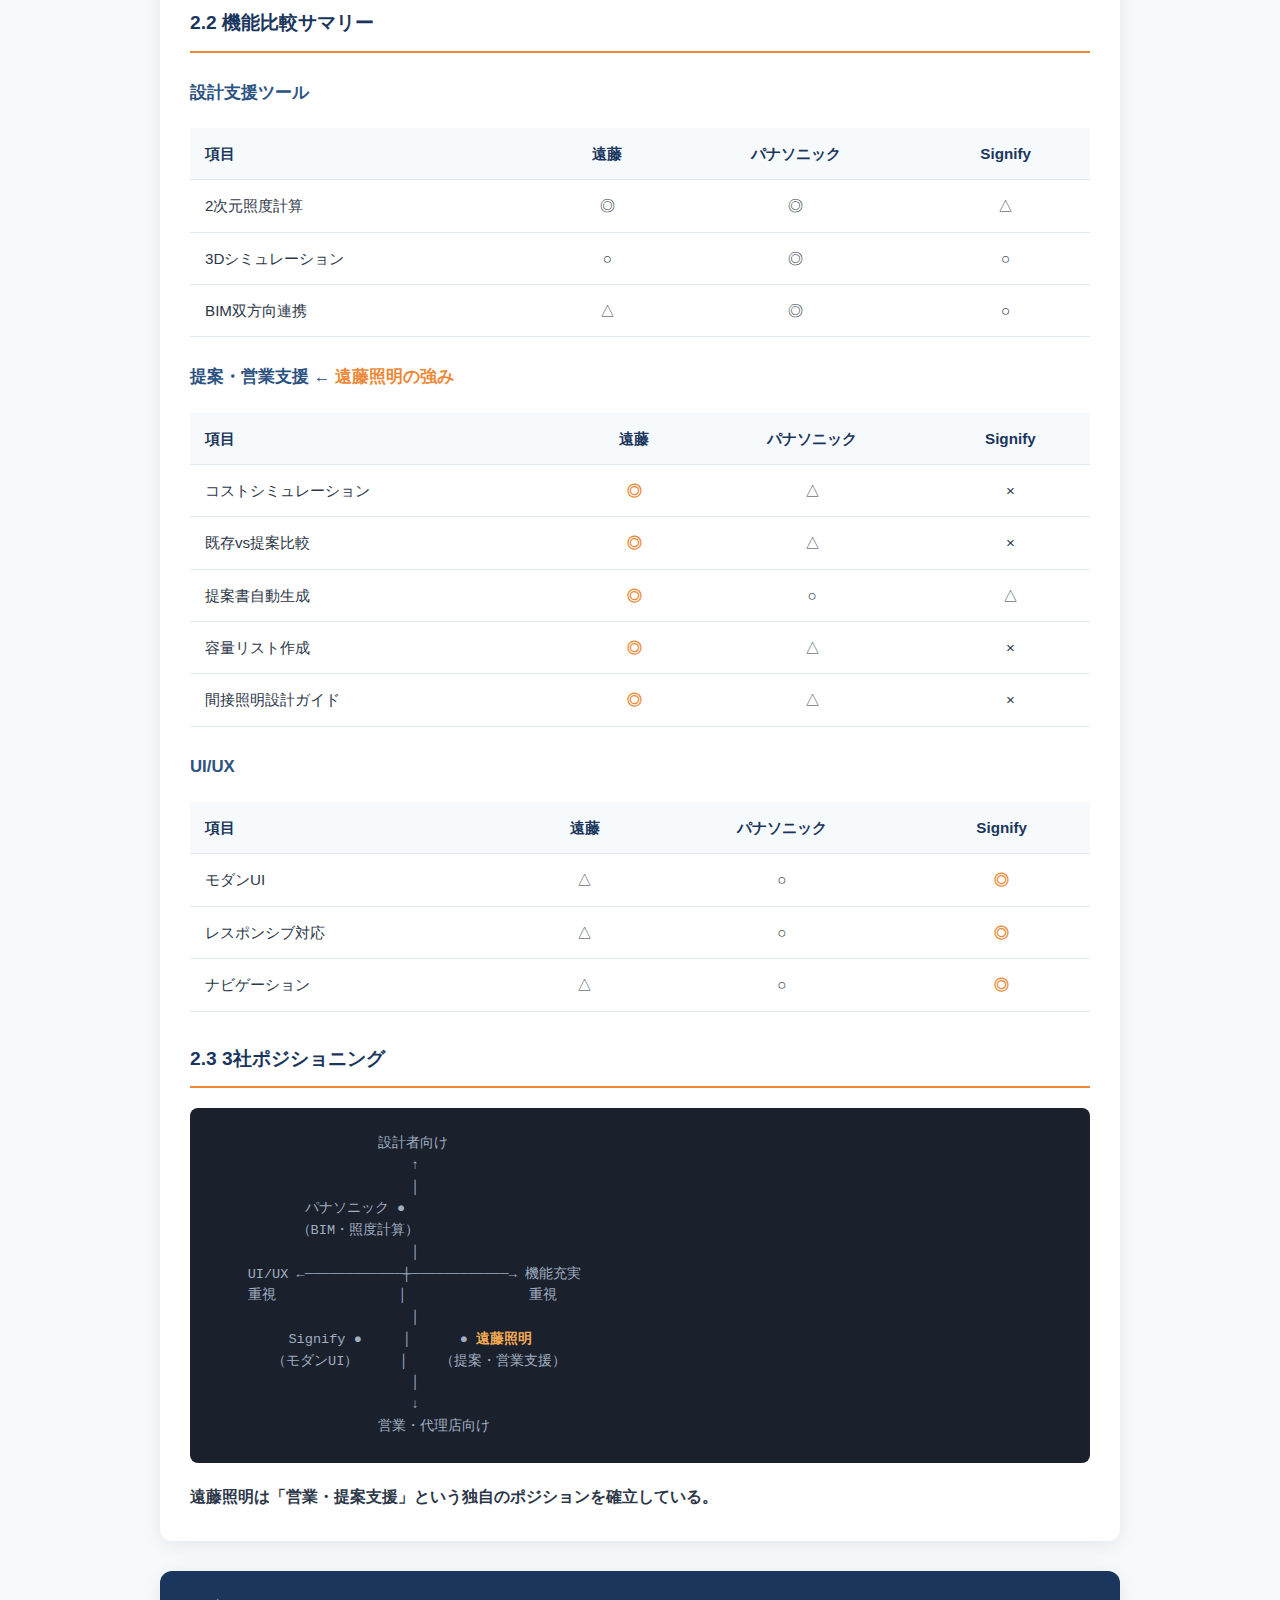
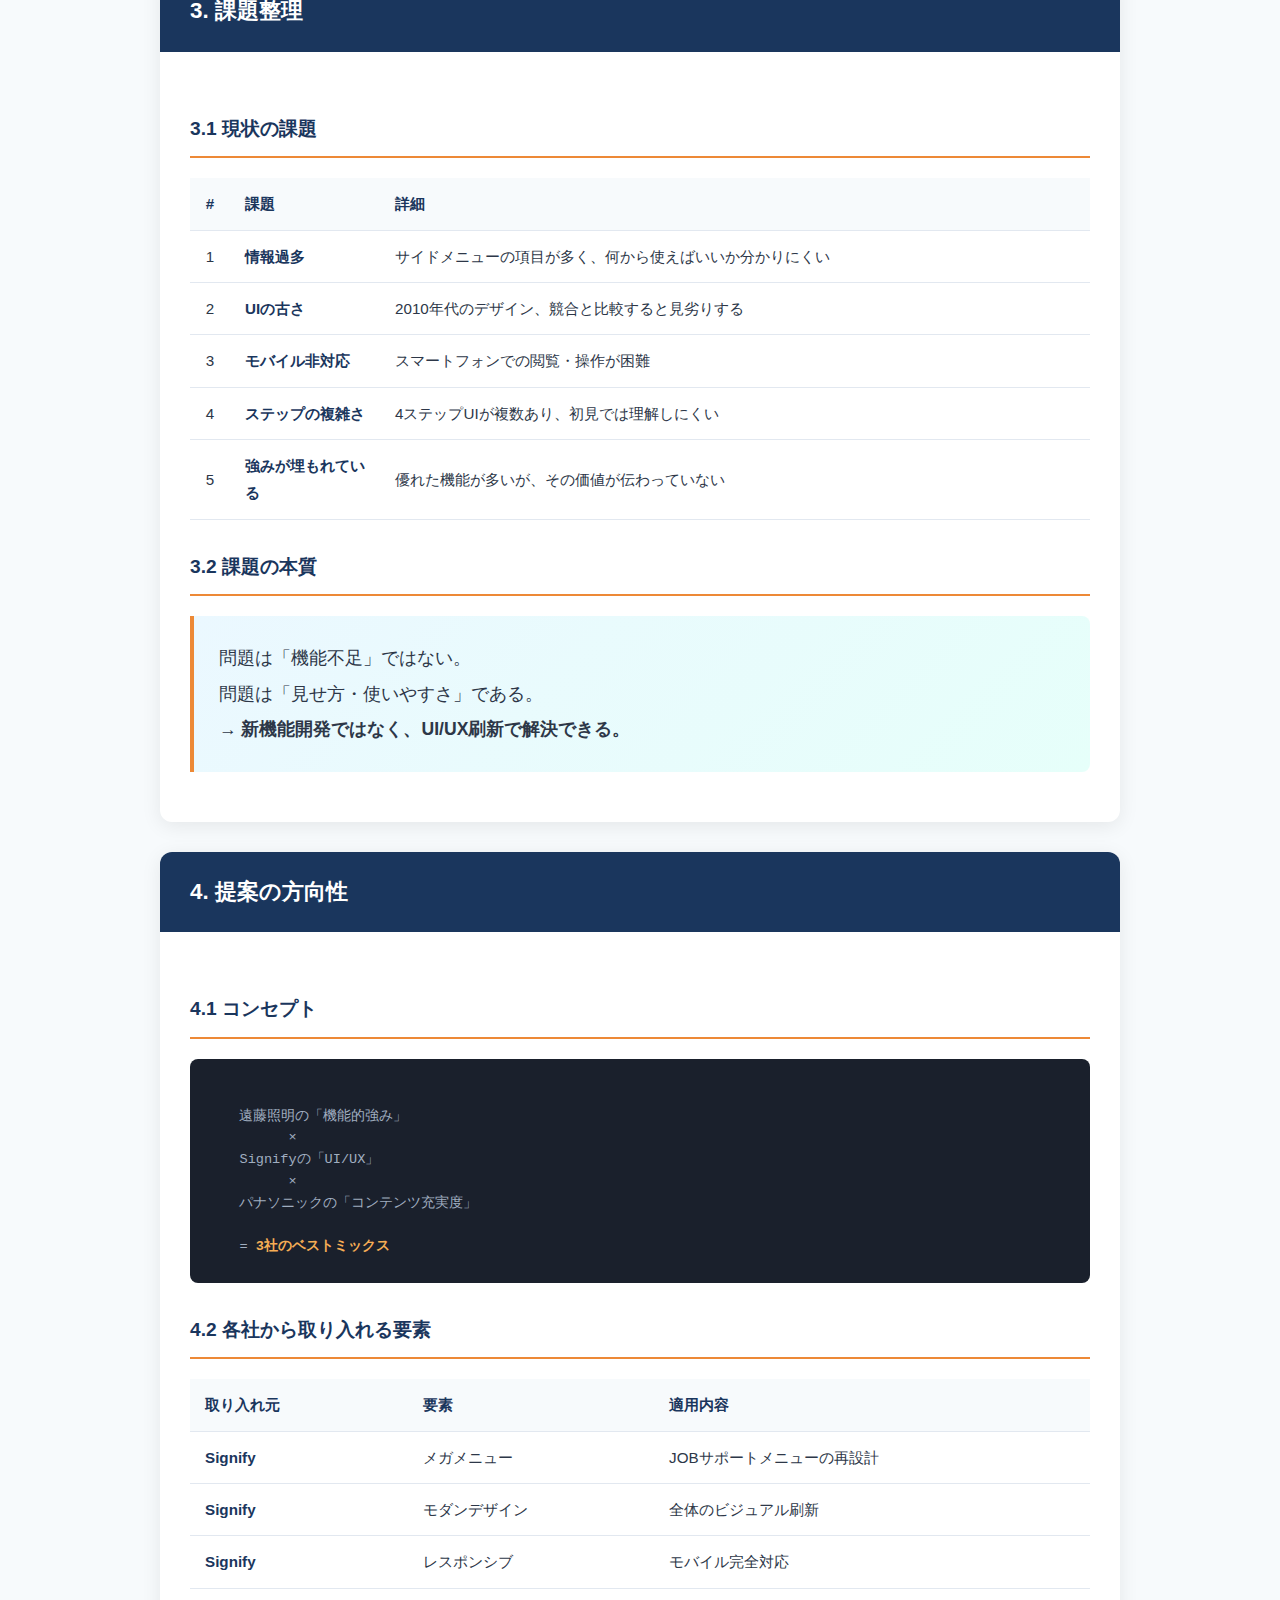
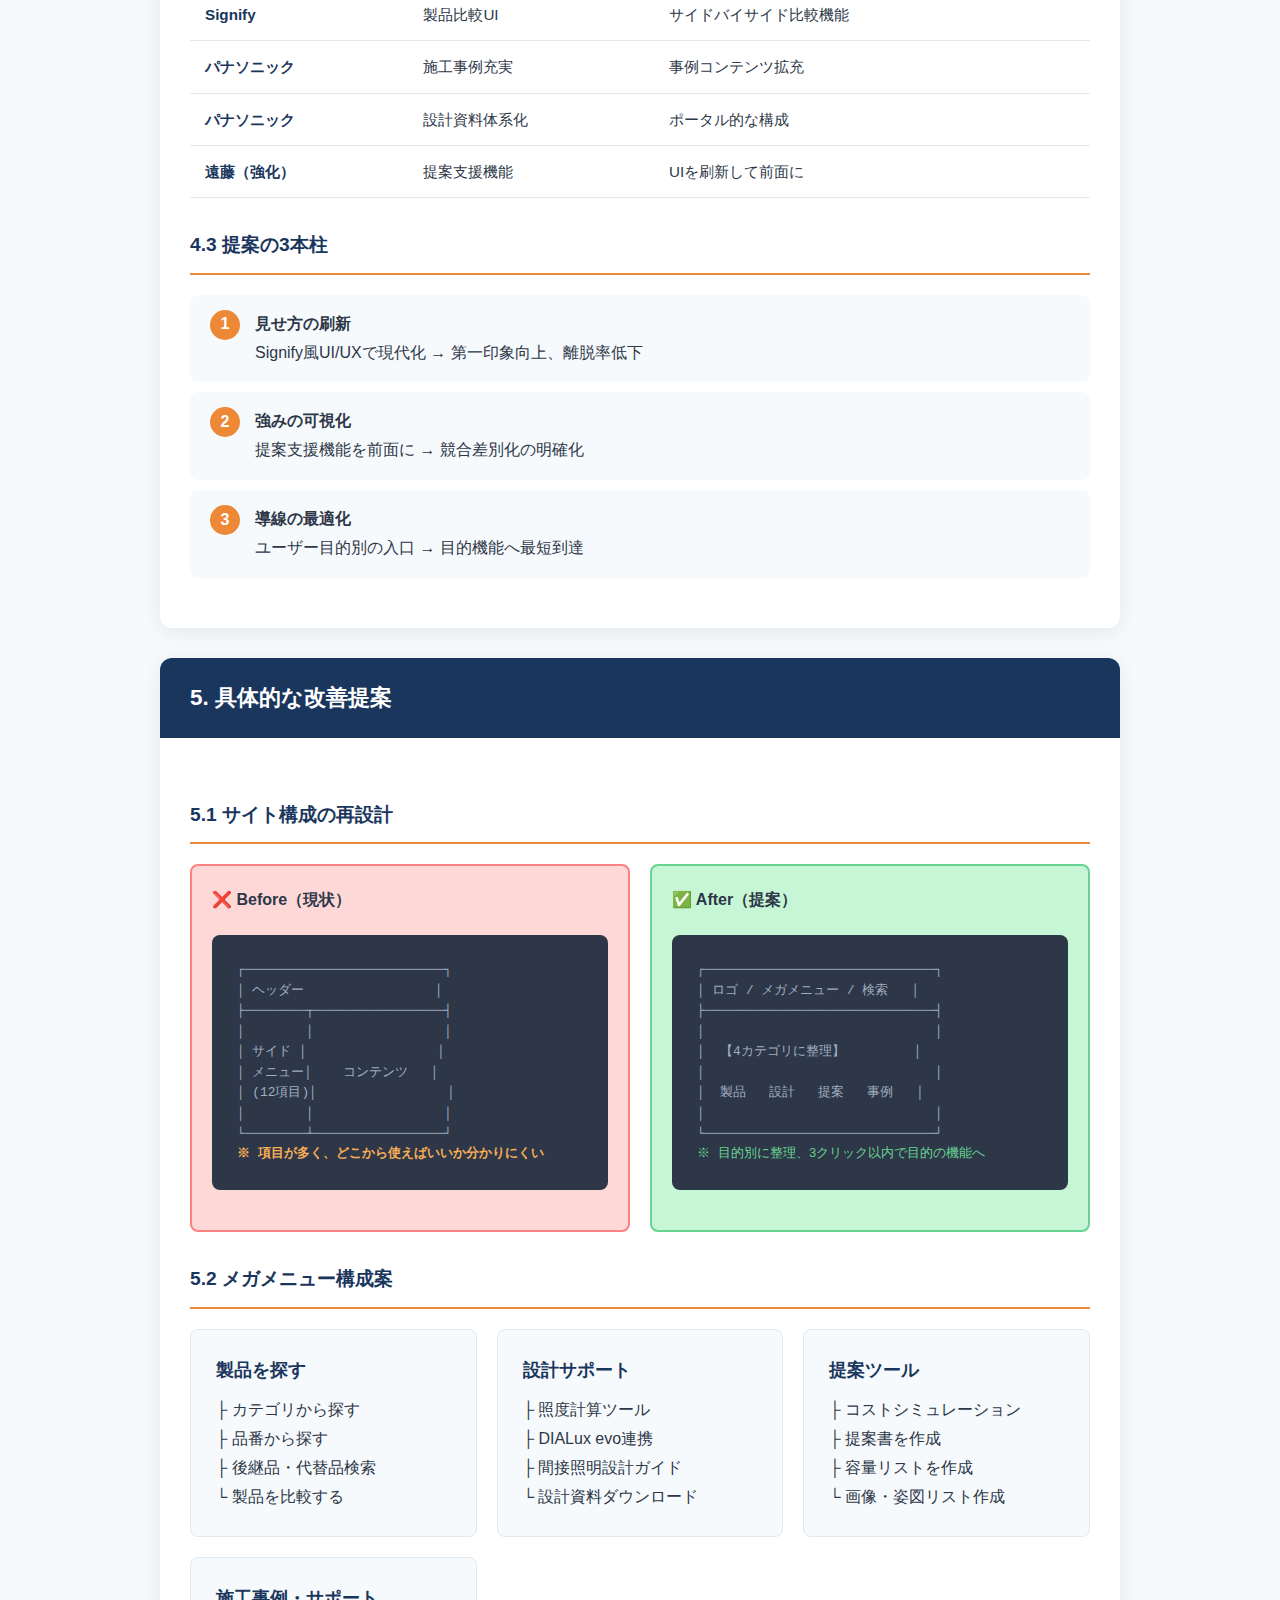
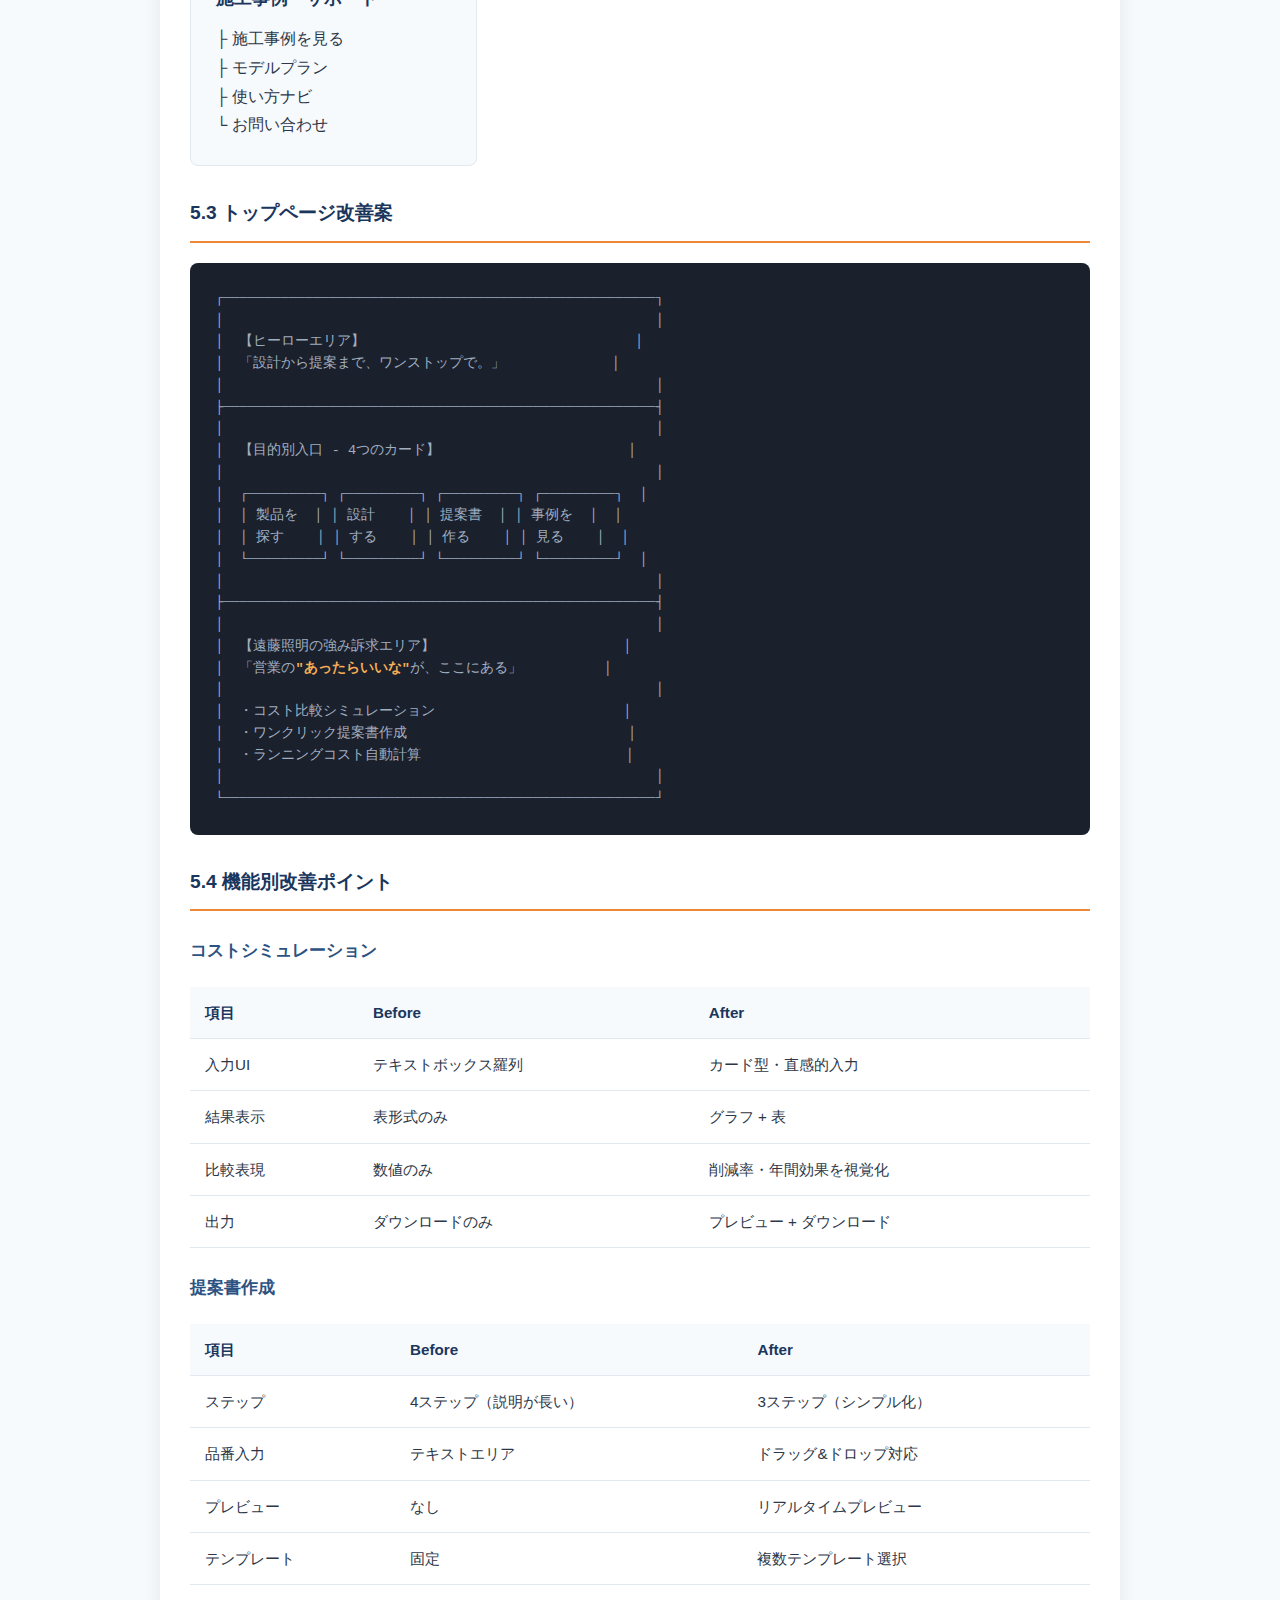
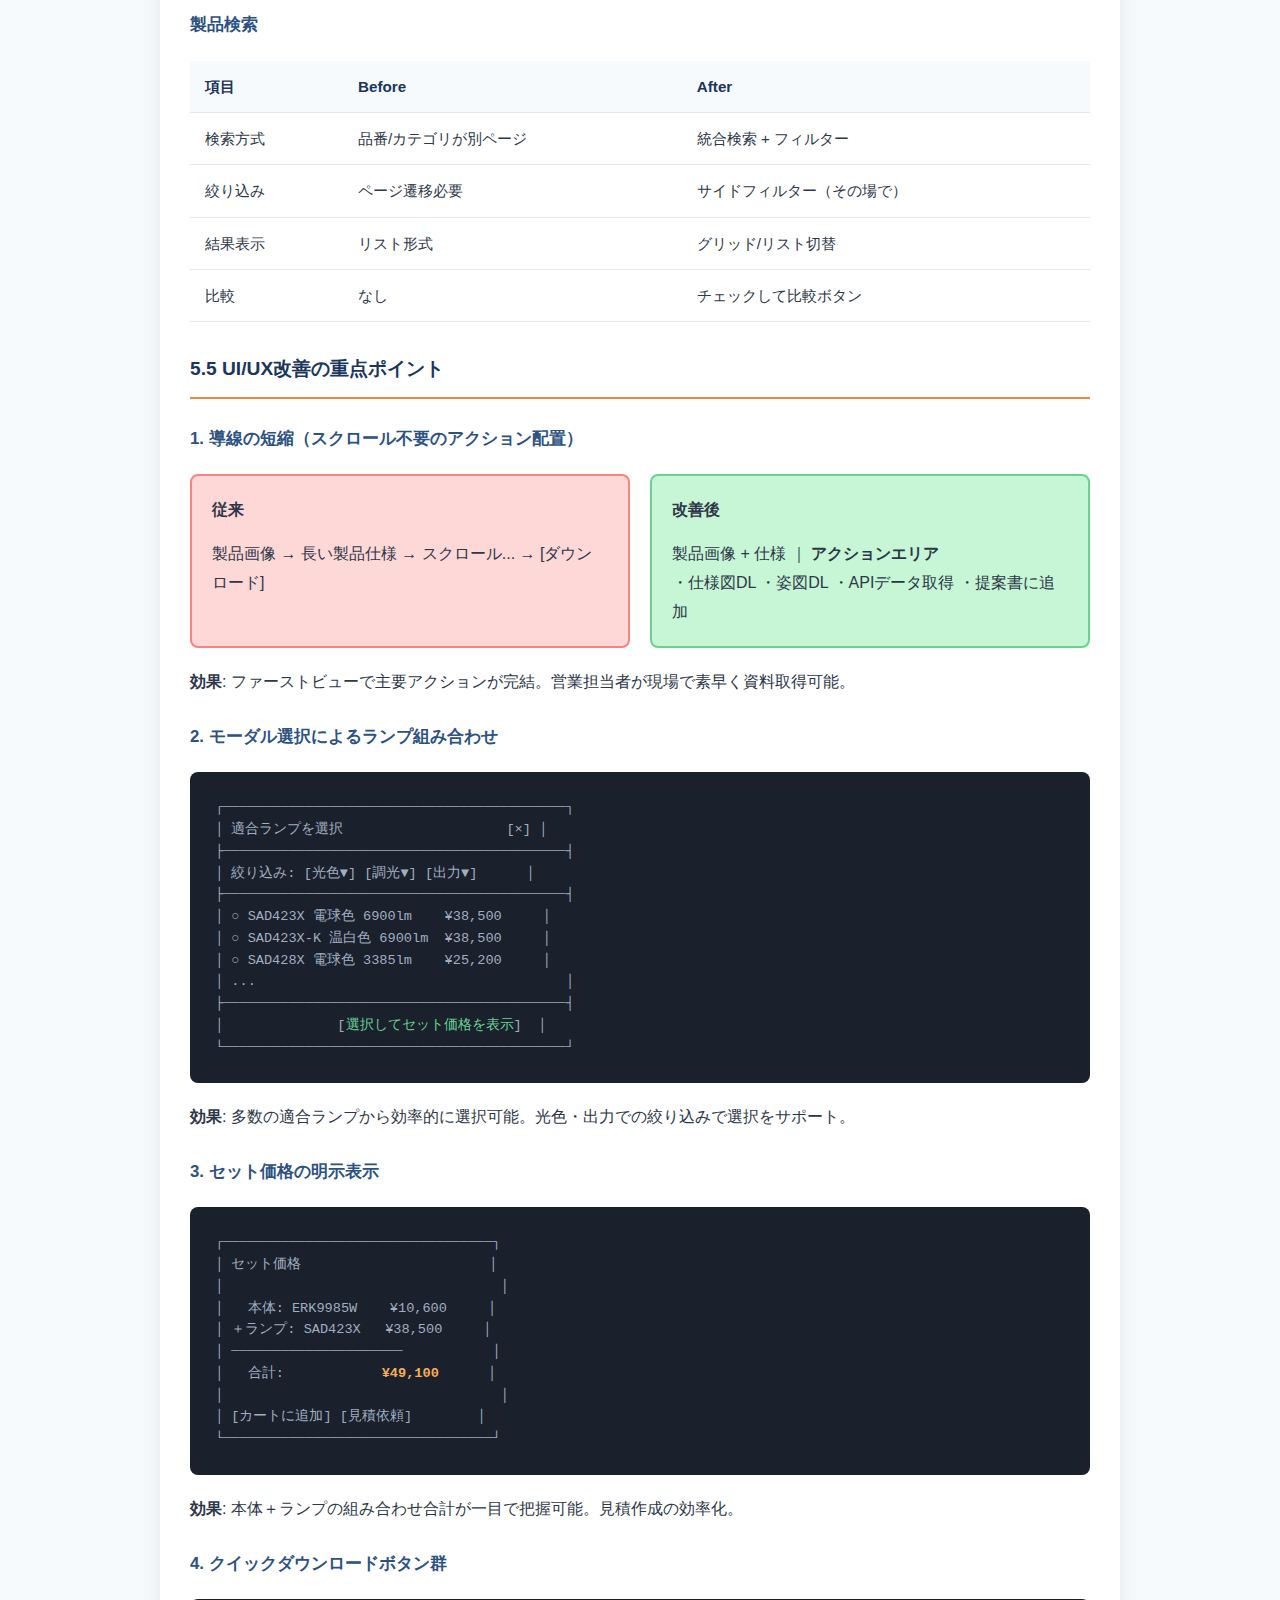
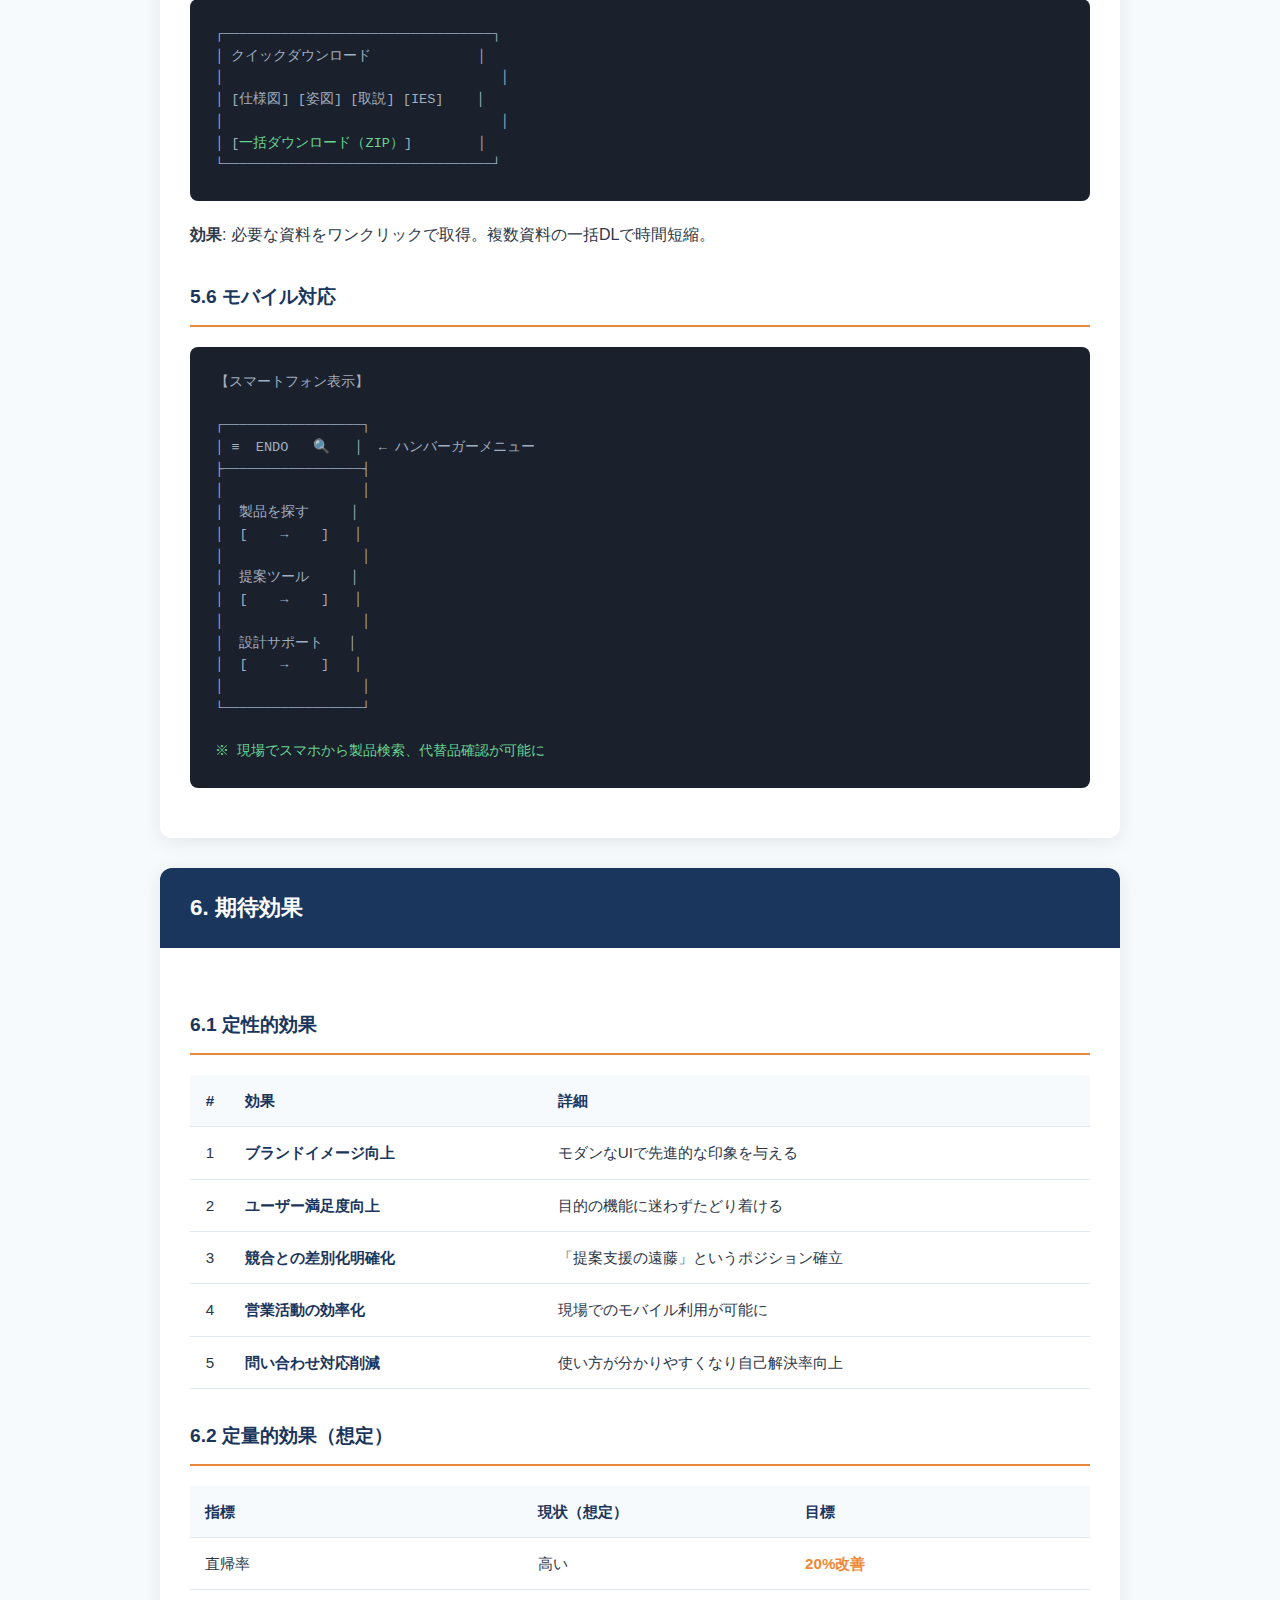
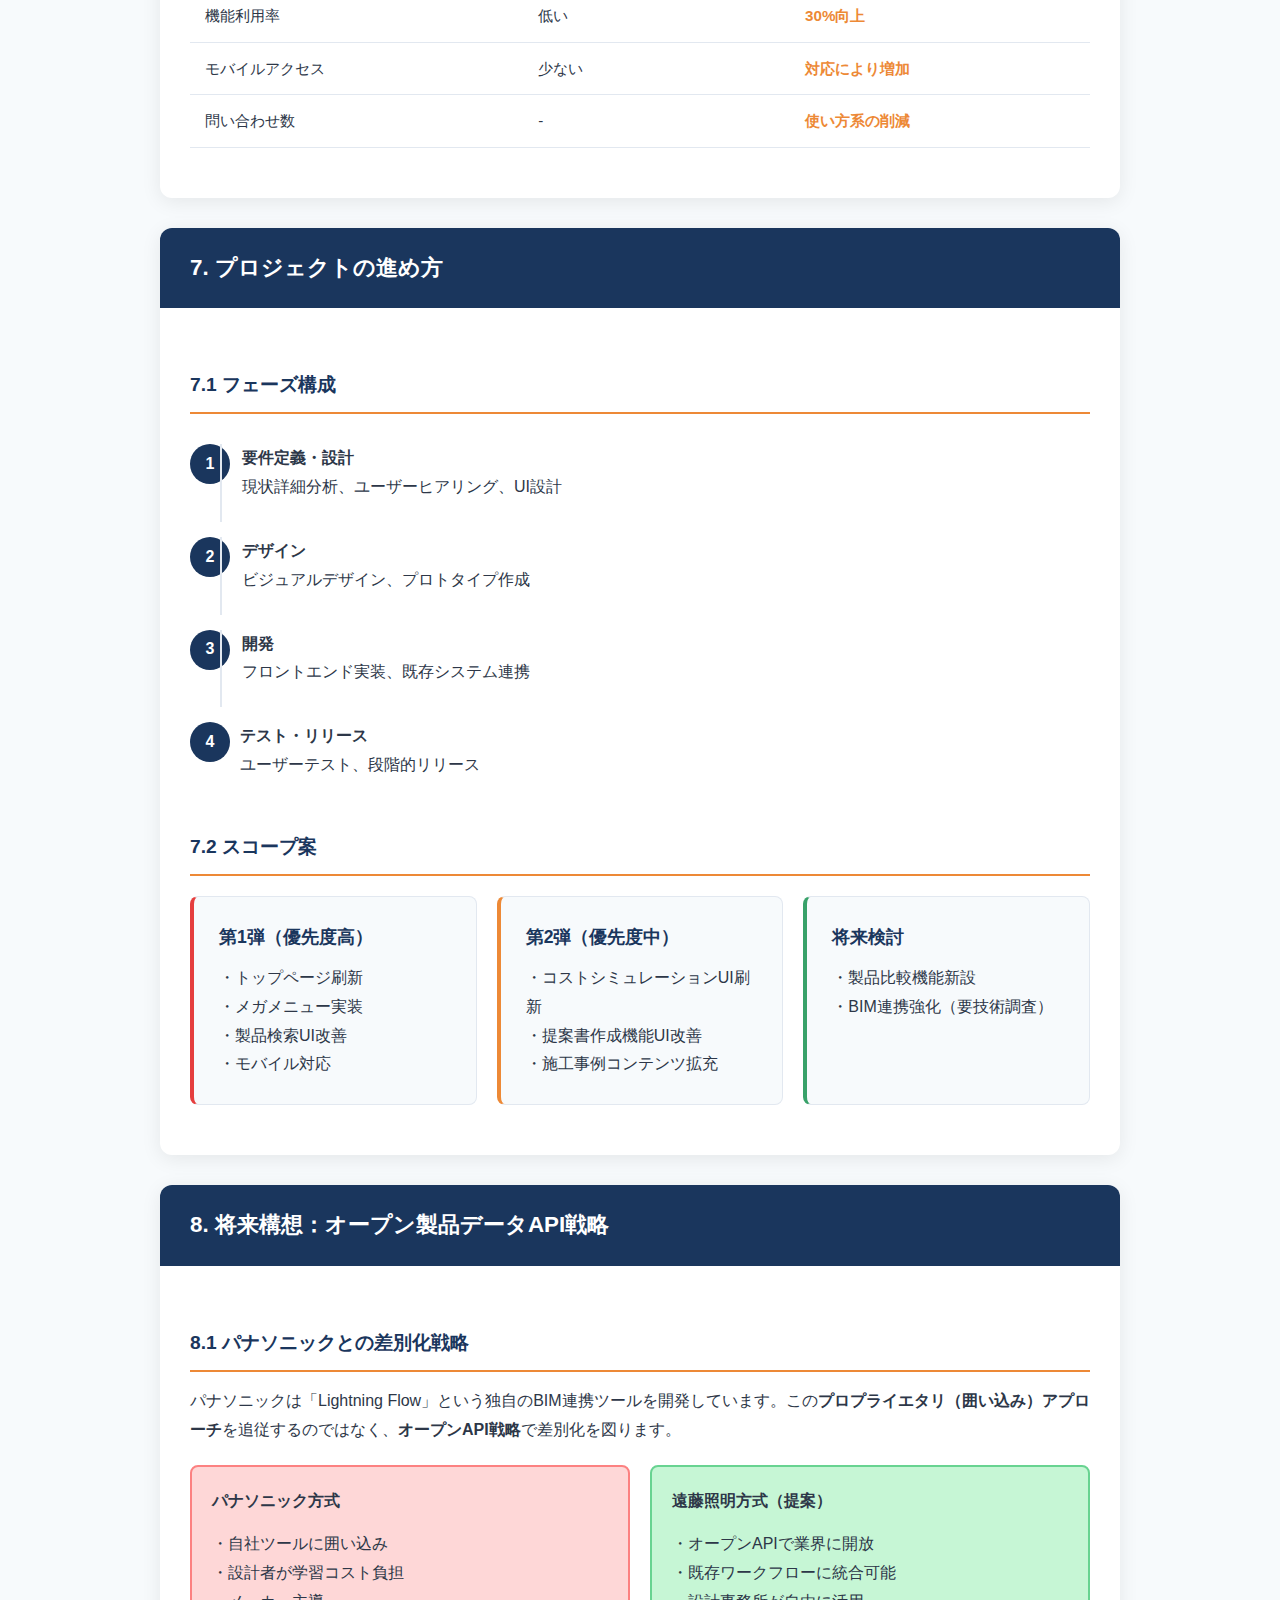
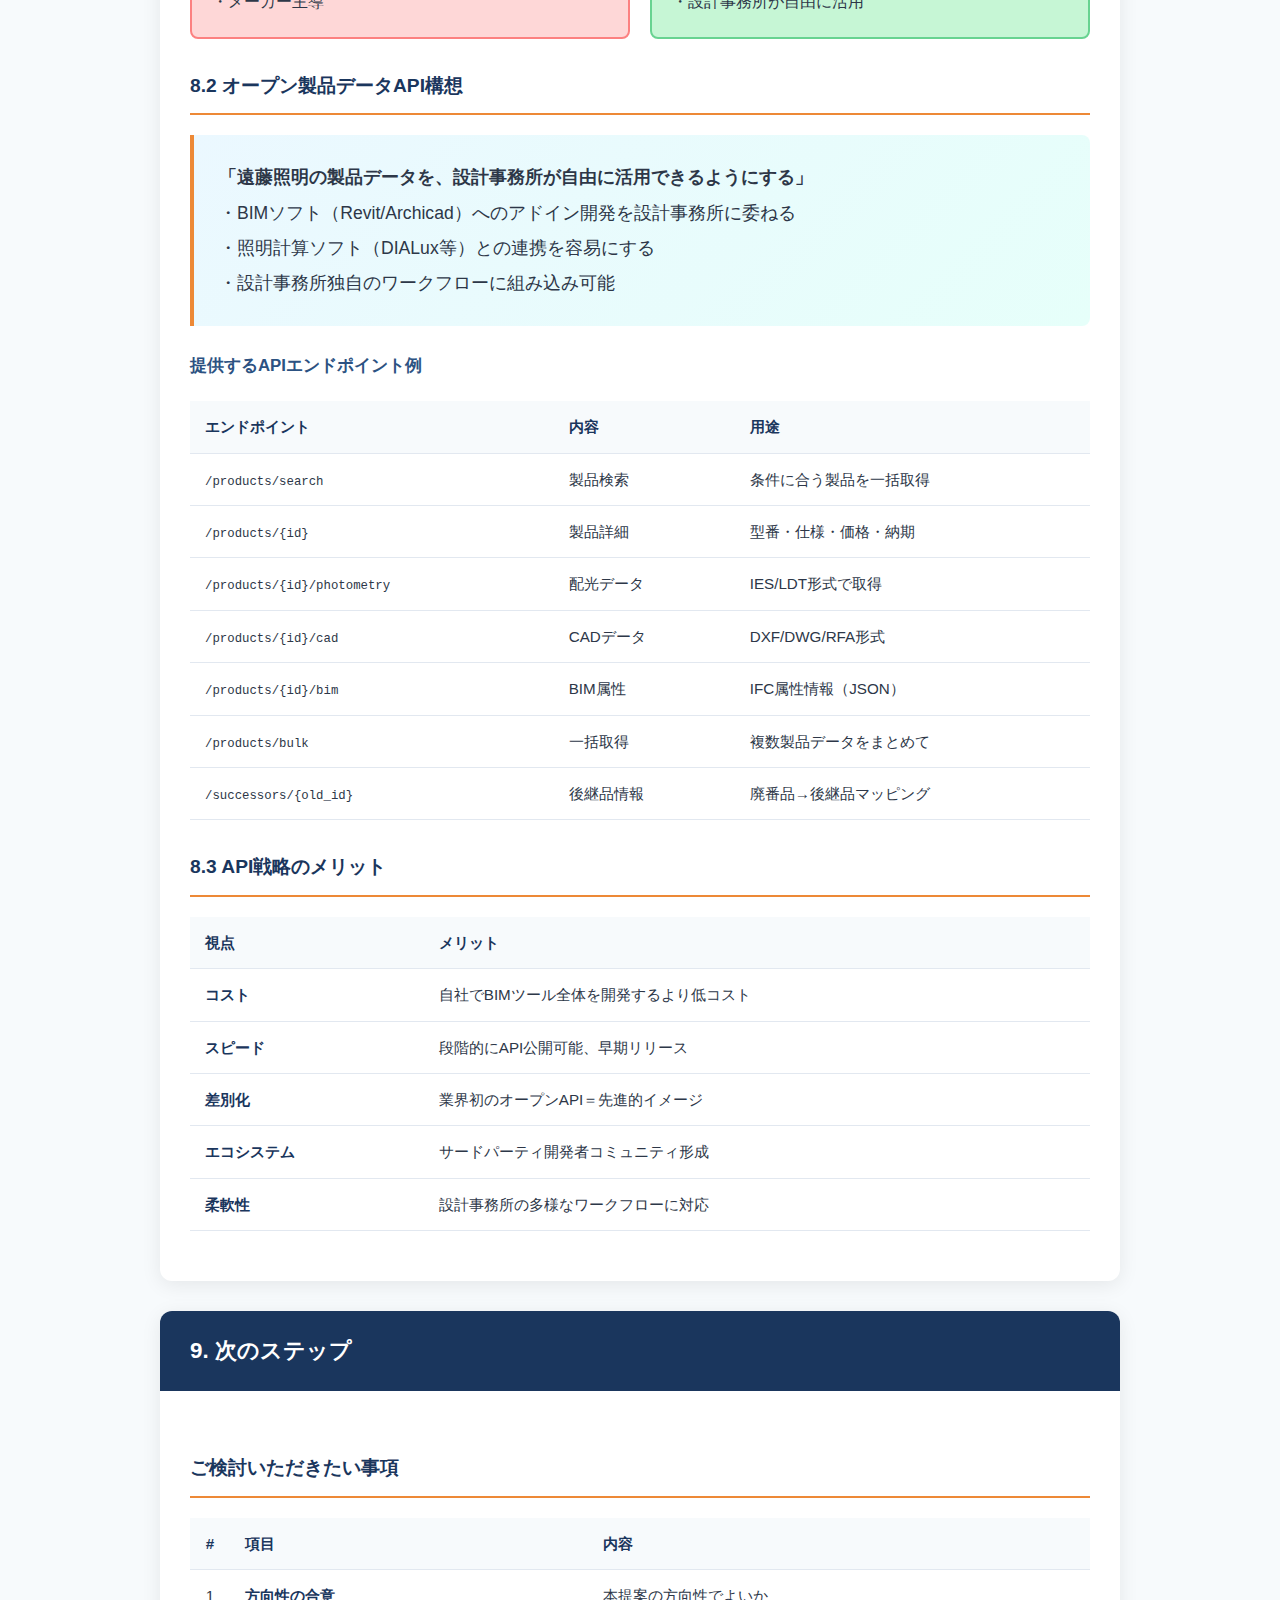
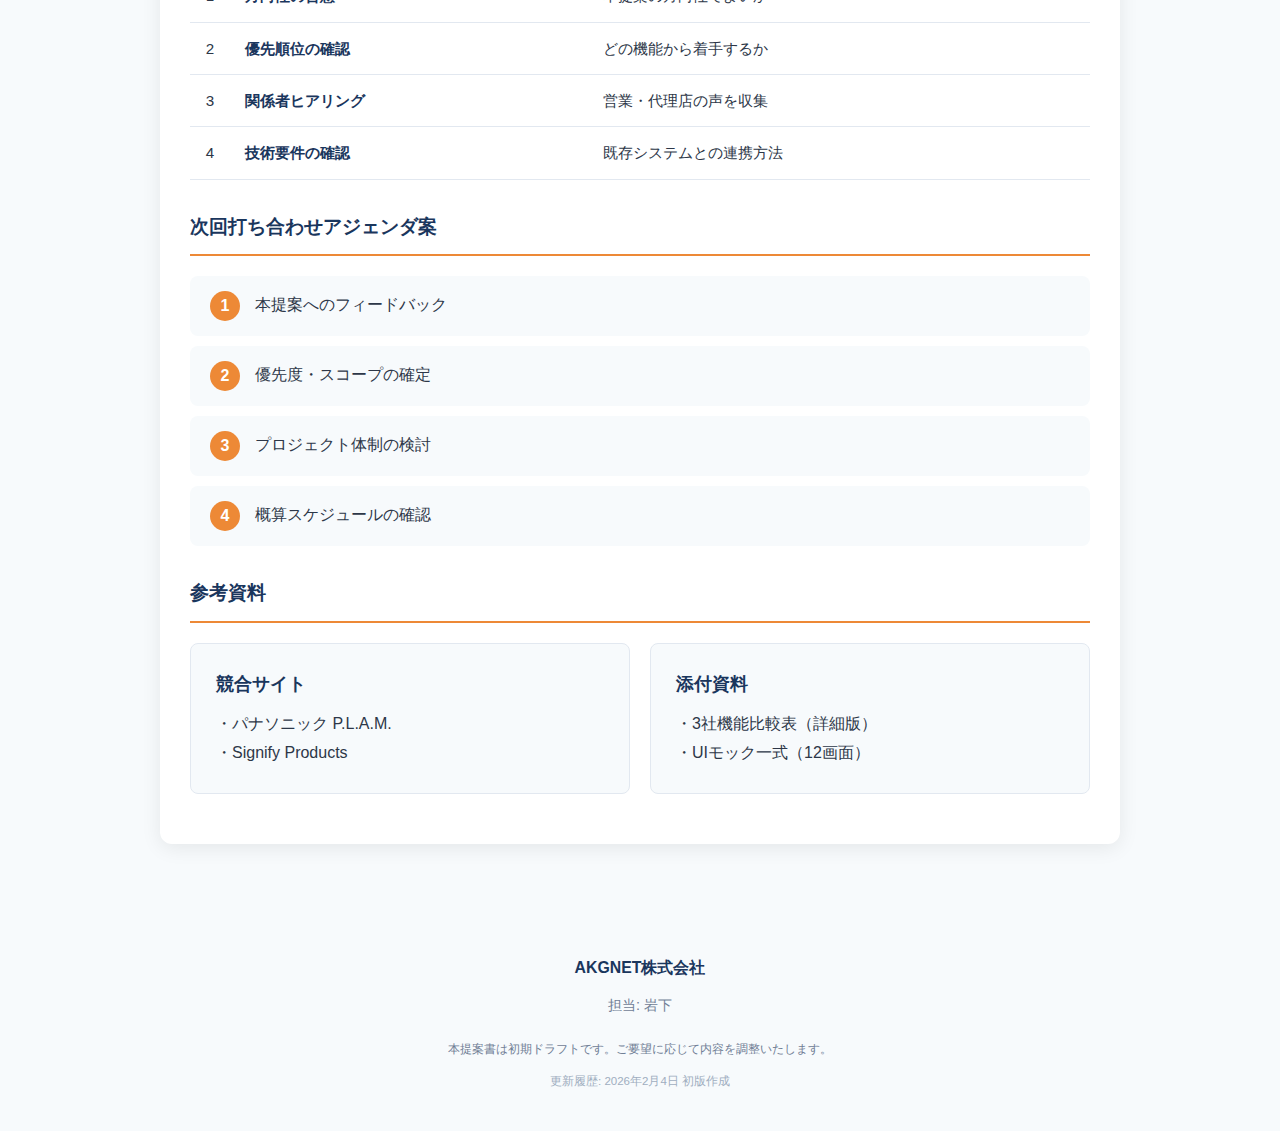
<file: 遠藤照明_Webリニューアル提案書.html>
<!DOCTYPE html>
<html lang="ja">
<head>
    <meta charset="UTF-8">
    <meta name="viewport" content="width=device-width, initial-scale=1.0">
    <title>遠藤照明様 Webサイトリニューアルのご提案</title>
    <style>
        :root {
            --primary: #1a365d;
            --secondary: #2c5282;
            --accent: #ed8936;
            --light: #f7fafc;
            --text: #2d3748;
            --border: #e2e8f0;
        }
        
        * {
            margin: 0;
            padding: 0;
            box-sizing: border-box;
        }
        
        body {
            font-family: 'Hiragino Kaku Gothic ProN', 'Noto Sans JP', sans-serif;
            line-height: 1.8;
            color: var(--text);
            background: var(--light);
        }
        
        .container {
            max-width: 1000px;
            margin: 0 auto;
            padding: 40px 20px;
        }
        
        /* Header */
        header {
            background: linear-gradient(135deg, var(--primary) 0%, var(--secondary) 100%);
            color: white;
            padding: 60px 20px;
            text-align: center;
        }
        
        header h1 {
            font-size: 2.2em;
            margin-bottom: 10px;
            font-weight: 600;
        }
        
        header .subtitle {
            font-size: 1.2em;
            opacity: 0.9;
            margin-bottom: 30px;
        }
        
        header .meta {
            font-size: 0.9em;
            opacity: 0.8;
        }
        
        /* Navigation */
        nav {
            background: white;
            padding: 20px;
            position: sticky;
            top: 0;
            box-shadow: 0 2px 10px rgba(0,0,0,0.1);
            z-index: 100;
        }
        
        nav ul {
            list-style: none;
            display: flex;
            flex-wrap: wrap;
            gap: 10px;
            justify-content: center;
            max-width: 1000px;
            margin: 0 auto;
        }
        
        nav a {
            color: var(--primary);
            text-decoration: none;
            padding: 8px 16px;
            border-radius: 20px;
            font-size: 0.85em;
            transition: all 0.3s;
            border: 1px solid var(--border);
        }
        
        nav a:hover {
            background: var(--primary);
            color: white;
        }
        
        /* Sections */
        section {
            background: white;
            margin: 30px 0;
            border-radius: 12px;
            box-shadow: 0 4px 20px rgba(0,0,0,0.08);
            overflow: hidden;
        }
        
        section h2 {
            background: var(--primary);
            color: white;
            padding: 20px 30px;
            font-size: 1.4em;
            font-weight: 600;
        }
        
        section h3 {
            color: var(--primary);
            font-size: 1.2em;
            margin: 30px 0 15px;
            padding-bottom: 10px;
            border-bottom: 2px solid var(--accent);
        }
        
        section h4 {
            color: var(--secondary);
            font-size: 1.05em;
            margin: 25px 0 10px;
        }
        
        .content {
            padding: 30px;
        }
        
        /* Executive Summary Box */
        .summary-box {
            background: linear-gradient(135deg, #ebf8ff 0%, #e6fffa 100%);
            border-left: 4px solid var(--accent);
            padding: 25px;
            margin: 20px 0;
            border-radius: 0 8px 8px 0;
        }
        
        .summary-box p {
            font-size: 1.1em;
            line-height: 2;
        }
        
        /* Tables */
        table {
            width: 100%;
            border-collapse: collapse;
            margin: 20px 0;
            font-size: 0.95em;
        }
        
        th, td {
            padding: 12px 15px;
            text-align: left;
            border-bottom: 1px solid var(--border);
        }
        
        th {
            background: var(--light);
            font-weight: 600;
            color: var(--primary);
        }
        
        tr:hover {
            background: #f8fafc;
        }
        
        .center {
            text-align: center;
        }
        
        /* Highlight cells */
        .highlight {
            color: var(--accent);
            font-weight: 600;
        }
        
        .strong {
            font-weight: 600;
            color: var(--primary);
        }
        
        /* Code/Diagram blocks */
        .diagram {
            background: #1a202c;
            color: #a0aec0;
            padding: 25px;
            border-radius: 8px;
            font-family: 'Consolas', 'Monaco', monospace;
            font-size: 0.85em;
            line-height: 1.6;
            overflow-x: auto;
            white-space: pre;
            margin: 20px 0;
        }
        
        .diagram .accent {
            color: #68d391;
        }
        
        .diagram .highlight {
            color: #f6ad55;
        }
        
        /* Cards */
        .card-grid {
            display: grid;
            grid-template-columns: repeat(auto-fit, minmax(280px, 1fr));
            gap: 20px;
            margin: 20px 0;
        }
        
        .card {
            background: var(--light);
            border-radius: 8px;
            padding: 25px;
            border: 1px solid var(--border);
        }
        
        .card h5 {
            color: var(--primary);
            margin-bottom: 10px;
            font-size: 1.1em;
        }
        
        /* Points list */
        .points {
            list-style: none;
            margin: 20px 0;
        }
        
        .points li {
            padding: 15px 20px;
            margin: 10px 0;
            background: var(--light);
            border-radius: 8px;
            display: flex;
            align-items: flex-start;
            gap: 15px;
        }
        
        .points .number {
            background: var(--accent);
            color: white;
            width: 30px;
            height: 30px;
            border-radius: 50%;
            display: flex;
            align-items: center;
            justify-content: center;
            font-weight: 600;
            flex-shrink: 0;
        }
        
        /* Phase timeline */
        .timeline {
            margin: 30px 0;
        }
        
        .timeline-item {
            display: flex;
            gap: 20px;
            margin: 15px 0;
        }
        
        .timeline-marker {
            width: 40px;
            height: 40px;
            background: var(--primary);
            color: white;
            border-radius: 50%;
            display: flex;
            align-items: center;
            justify-content: center;
            font-weight: 600;
            flex-shrink: 0;
        }
        
        .timeline-content {
            flex: 1;
            padding-bottom: 20px;
            border-left: 2px solid var(--border);
            padding-left: 20px;
            margin-left: -30px;
        }
        
        .timeline-item:last-child .timeline-content {
            border-left: none;
        }
        
        /* Before/After */
        .compare-grid {
            display: grid;
            grid-template-columns: 1fr 1fr;
            gap: 20px;
            margin: 20px 0;
        }
        
        .before, .after {
            padding: 20px;
            border-radius: 8px;
        }
        
        .before {
            background: #fed7d7;
            border: 2px solid #fc8181;
        }
        
        .after {
            background: #c6f6d5;
            border: 2px solid #68d391;
        }
        
        .before h5, .after h5 {
            margin-bottom: 15px;
            font-size: 1em;
        }
        
        /* Footer */
        footer {
            text-align: center;
            padding: 40px;
            color: #718096;
            font-size: 0.9em;
        }
        
        footer .company {
            font-size: 1.1em;
            color: var(--primary);
            font-weight: 600;
            margin-bottom: 10px;
        }
        
        /* Responsive */
        @media (max-width: 768px) {
            header h1 {
                font-size: 1.6em;
            }
            
            nav ul {
                flex-direction: column;
                align-items: stretch;
            }
            
            nav a {
                display: block;
                text-align: center;
            }
            
            .compare-grid {
                grid-template-columns: 1fr;
            }
            
            .diagram {
                font-size: 0.75em;
            }
        }
        
        /* Print styles */
        @media print {
            nav {
                display: none;
            }
            
            section {
                break-inside: avoid;
                box-shadow: none;
                border: 1px solid #ddd;
            }
        }
    </style>
</head>
<body>
    <header>
        <h1>遠藤照明様 Webサイトリニューアルのご提案</h1>
        <p class="subtitle">JOBサポートメニュー UI/UX刷新プロジェクト</p>
        <p class="meta">提案日: 2026年2月 ｜ 提案者: AKGNET株式会社</p>
    </header>

    <nav>
        <ul>
            <li><a href="#summary">サマリー</a></li>
            <li><a href="#analysis">現状分析</a></li>
            <li><a href="#issues">課題整理</a></li>
            <li><a href="#direction">提案方向性</a></li>
            <li><a href="#proposal">改善提案</a></li>
            <li><a href="#effect">期待効果</a></li>
            <li><a href="#plan">進め方</a></li>
            <li><a href="#future">将来構想</a></li>
            <li><a href="#next">次のステップ</a></li>
        </ul>
    </nav>

    <div class="container">

        <!-- 1. Executive Summary -->
        <section id="summary">
            <h2>1. エグゼクティブサマリー</h2>
            <div class="content">
                <div class="summary-box">
                    <p><strong>遠藤照明様のJOBサポートメニューは、機能面で業界トップクラスの充実度を誇ります。</strong></p>
                    <p><strong>しかし、その強みがUI/UXの古さにより十分に伝わっていません。</strong></p>
                    <p><strong>本提案は「機能はそのまま、器（UI/UX）を刷新する」ことで、競合優位性をより明確に打ち出すことを目的としています。</strong></p>
                </div>

                <h3>3つのポイント</h3>
                <ul class="points">
                    <li>
                        <span class="number">1</span>
                        <div>
                            <strong>機能は業界トップ</strong><br>
                            コスト比較、提案書作成など営業支援機能は競合を凌駕
                        </div>
                    </li>
                    <li>
                        <span class="number">2</span>
                        <div>
                            <strong>課題はUI/UXのみ</strong><br>
                            新機能開発ではなく、見せ方・使いやすさの改善
                        </div>
                    </li>
                    <li>
                        <span class="number">3</span>
                        <div>
                            <strong>投資対効果が高い</strong><br>
                            大規模開発不要、デザイン刷新で競争力向上
                        </div>
                    </li>
                </ul>
            </div>
        </section>

        <!-- 2. 現状分析 -->
        <section id="analysis">
            <h2>2. 現状分析</h2>
            <div class="content">
                <h3>2.1 競合比較調査</h3>
                <p>照明メーカー3社のWebサイト（プロ向け機能）を比較調査しました。</p>
                
                <div class="card-grid">
                    <div class="card">
                        <h5>遠藤照明</h5>
                        <p>JOBサポートメニュー</p>
                    </div>
                    <div class="card">
                        <h5>パナソニック</h5>
                        <p>P.L.A.M.（照明設計サポート）</p>
                    </div>
                    <div class="card">
                        <h5>Signify</h5>
                        <p>Commercial Lighting Products</p>
                    </div>
                </div>

                <h3>2.2 機能比較サマリー</h3>
                
                <h4>設計支援ツール</h4>
                <table>
                    <tr>
                        <th>項目</th>
                        <th class="center">遠藤</th>
                        <th class="center">パナソニック</th>
                        <th class="center">Signify</th>
                    </tr>
                    <tr>
                        <td>2次元照度計算</td>
                        <td class="center">◎</td>
                        <td class="center">◎</td>
                        <td class="center">△</td>
                    </tr>
                    <tr>
                        <td>3Dシミュレーション</td>
                        <td class="center">○</td>
                        <td class="center">◎</td>
                        <td class="center">○</td>
                    </tr>
                    <tr>
                        <td>BIM双方向連携</td>
                        <td class="center">△</td>
                        <td class="center">◎</td>
                        <td class="center">○</td>
                    </tr>
                </table>

                <h4>提案・営業支援 ← <span class="highlight">遠藤照明の強み</span></h4>
                <table>
                    <tr>
                        <th>項目</th>
                        <th class="center">遠藤</th>
                        <th class="center">パナソニック</th>
                        <th class="center">Signify</th>
                    </tr>
                    <tr>
                        <td>コストシミュレーション</td>
                        <td class="center highlight">◎</td>
                        <td class="center">△</td>
                        <td class="center">×</td>
                    </tr>
                    <tr>
                        <td>既存vs提案比較</td>
                        <td class="center highlight">◎</td>
                        <td class="center">△</td>
                        <td class="center">×</td>
                    </tr>
                    <tr>
                        <td>提案書自動生成</td>
                        <td class="center highlight">◎</td>
                        <td class="center">○</td>
                        <td class="center">△</td>
                    </tr>
                    <tr>
                        <td>容量リスト作成</td>
                        <td class="center highlight">◎</td>
                        <td class="center">△</td>
                        <td class="center">×</td>
                    </tr>
                    <tr>
                        <td>間接照明設計ガイド</td>
                        <td class="center highlight">◎</td>
                        <td class="center">△</td>
                        <td class="center">×</td>
                    </tr>
                </table>

                <h4>UI/UX</h4>
                <table>
                    <tr>
                        <th>項目</th>
                        <th class="center">遠藤</th>
                        <th class="center">パナソニック</th>
                        <th class="center">Signify</th>
                    </tr>
                    <tr>
                        <td>モダンUI</td>
                        <td class="center">△</td>
                        <td class="center">○</td>
                        <td class="center highlight">◎</td>
                    </tr>
                    <tr>
                        <td>レスポンシブ対応</td>
                        <td class="center">△</td>
                        <td class="center">○</td>
                        <td class="center highlight">◎</td>
                    </tr>
                    <tr>
                        <td>ナビゲーション</td>
                        <td class="center">△</td>
                        <td class="center">○</td>
                        <td class="center highlight">◎</td>
                    </tr>
                </table>

                <h3>2.3 3社ポジショニング</h3>
                <div class="diagram">                    設計者向け
                        ↑
                        │
           パナソニック ●
          （BIM・照度計算）
                        │
    UI/UX ←────────────┼────────────→ 機能充実
    重視               │               重視
                        │
         Signify ●     │      ● <span class="highlight">遠藤照明</span>
       （モダンUI）     │    （提案・営業支援）
                        │
                        ↓
                    営業・代理店向け</div>
                <p><strong>遠藤照明は「営業・提案支援」という独自のポジションを確立している。</strong></p>
            </div>
        </section>

        <!-- 3. 課題整理 -->
        <section id="issues">
            <h2>3. 課題整理</h2>
            <div class="content">
                <h3>3.1 現状の課題</h3>
                <table>
                    <tr>
                        <th class="center" style="width:40px">#</th>
                        <th style="width:150px">課題</th>
                        <th>詳細</th>
                    </tr>
                    <tr>
                        <td class="center">1</td>
                        <td class="strong">情報過多</td>
                        <td>サイドメニューの項目が多く、何から使えばいいか分かりにくい</td>
                    </tr>
                    <tr>
                        <td class="center">2</td>
                        <td class="strong">UIの古さ</td>
                        <td>2010年代のデザイン、競合と比較すると見劣りする</td>
                    </tr>
                    <tr>
                        <td class="center">3</td>
                        <td class="strong">モバイル非対応</td>
                        <td>スマートフォンでの閲覧・操作が困難</td>
                    </tr>
                    <tr>
                        <td class="center">4</td>
                        <td class="strong">ステップの複雑さ</td>
                        <td>4ステップUIが複数あり、初見では理解しにくい</td>
                    </tr>
                    <tr>
                        <td class="center">5</td>
                        <td class="strong">強みが埋もれている</td>
                        <td>優れた機能が多いが、その価値が伝わっていない</td>
                    </tr>
                </table>

                <h3>3.2 課題の本質</h3>
                <div class="summary-box">
                    <p>問題は「機能不足」ではない。<br>
                    問題は「見せ方・使いやすさ」である。</p>
                    <p><strong>→ 新機能開発ではなく、UI/UX刷新で解決できる。</strong></p>
                </div>
            </div>
        </section>

        <!-- 4. 提案の方向性 -->
        <section id="direction">
            <h2>4. 提案の方向性</h2>
            <div class="content">
                <h3>4.1 コンセプト</h3>
                <div class="diagram">
   遠藤照明の「機能的強み」
         ×
   Signifyの「UI/UX」
         ×
   パナソニックの「コンテンツ充実度」

   = <span class="highlight">3社のベストミックス</span></div>

                <h3>4.2 各社から取り入れる要素</h3>
                <table>
                    <tr>
                        <th>取り入れ元</th>
                        <th>要素</th>
                        <th>適用内容</th>
                    </tr>
                    <tr>
                        <td class="strong">Signify</td>
                        <td>メガメニュー</td>
                        <td>JOBサポートメニューの再設計</td>
                    </tr>
                    <tr>
                        <td class="strong">Signify</td>
                        <td>モダンデザイン</td>
                        <td>全体のビジュアル刷新</td>
                    </tr>
                    <tr>
                        <td class="strong">Signify</td>
                        <td>レスポンシブ</td>
                        <td>モバイル完全対応</td>
                    </tr>
                    <tr>
                        <td class="strong">Signify</td>
                        <td>製品比較UI</td>
                        <td>サイドバイサイド比較機能</td>
                    </tr>
                    <tr>
                        <td class="strong">パナソニック</td>
                        <td>施工事例充実</td>
                        <td>事例コンテンツ拡充</td>
                    </tr>
                    <tr>
                        <td class="strong">パナソニック</td>
                        <td>設計資料体系化</td>
                        <td>ポータル的な構成</td>
                    </tr>
                    <tr>
                        <td class="strong">遠藤（強化）</td>
                        <td>提案支援機能</td>
                        <td>UIを刷新して前面に</td>
                    </tr>
                </table>

                <h3>4.3 提案の3本柱</h3>
                <ul class="points">
                    <li>
                        <span class="number">1</span>
                        <div>
                            <strong>見せ方の刷新</strong><br>
                            Signify風UI/UXで現代化 → 第一印象向上、離脱率低下
                        </div>
                    </li>
                    <li>
                        <span class="number">2</span>
                        <div>
                            <strong>強みの可視化</strong><br>
                            提案支援機能を前面に → 競合差別化の明確化
                        </div>
                    </li>
                    <li>
                        <span class="number">3</span>
                        <div>
                            <strong>導線の最適化</strong><br>
                            ユーザー目的別の入口 → 目的機能へ最短到達
                        </div>
                    </li>
                </ul>
            </div>
        </section>

        <!-- 5. 具体的な改善提案 -->
        <section id="proposal">
            <h2>5. 具体的な改善提案</h2>
            <div class="content">
                <h3>5.1 サイト構成の再設計</h3>
                
                <div class="compare-grid">
                    <div class="before">
                        <h5>❌ Before（現状）</h5>
                        <div class="diagram" style="background:#2d3748;font-size:0.8em;">┌──────────────────────────┐
│ ヘッダー                 │
├────────┬─────────────────┤
│        │                 │
│ サイド │                 │
│ メニュー│    コンテンツ   │
│ (12項目)│                 │
│        │                 │
└────────┴─────────────────┘
<span class="highlight">※ 項目が多く、どこから使えばいいか分かりにくい</span></div>
                    </div>
                    <div class="after">
                        <h5>✅ After（提案）</h5>
                        <div class="diagram" style="background:#2d3748;font-size:0.8em;">┌──────────────────────────────┐
│ ロゴ / メガメニュー / 検索   │
├──────────────────────────────┤
│                              │
│  【4カテゴリに整理】         │
│                              │
│  製品   設計   提案   事例   │
│                              │
└──────────────────────────────┘
<span class="accent">※ 目的別に整理、3クリック以内で目的の機能へ</span></div>
                    </div>
                </div>

                <h3>5.2 メガメニュー構成案</h3>
                <div class="card-grid">
                    <div class="card">
                        <h5>製品を探す</h5>
                        <p>├ カテゴリから探す<br>
                        ├ 品番から探す<br>
                        ├ 後継品・代替品検索<br>
                        └ 製品を比較する</p>
                    </div>
                    <div class="card">
                        <h5>設計サポート</h5>
                        <p>├ 照度計算ツール<br>
                        ├ DIALux evo連携<br>
                        ├ 間接照明設計ガイド<br>
                        └ 設計資料ダウンロード</p>
                    </div>
                    <div class="card">
                        <h5>提案ツール</h5>
                        <p>├ コストシミュレーション<br>
                        ├ 提案書を作成<br>
                        ├ 容量リストを作成<br>
                        └ 画像・姿図リスト作成</p>
                    </div>
                    <div class="card">
                        <h5>施工事例・サポート</h5>
                        <p>├ 施工事例を見る<br>
                        ├ モデルプラン<br>
                        ├ 使い方ナビ<br>
                        └ お問い合わせ</p>
                    </div>
                </div>

                <h3>5.3 トップページ改善案</h3>
                <div class="diagram">┌─────────────────────────────────────────────────────┐
│                                                     │
│  【ヒーローエリア】                                 │
│  「設計から提案まで、ワンストップで。」             │
│                                                     │
├─────────────────────────────────────────────────────┤
│                                                     │
│  【目的別入口 - 4つのカード】                       │
│                                                     │
│  ┌─────────┐ ┌─────────┐ ┌─────────┐ ┌─────────┐  │
│  │ 製品を  │ │ 設計    │ │ 提案書  │ │ 事例を  │  │
│  │ 探す    │ │ する    │ │ 作る    │ │ 見る    │  │
│  └─────────┘ └─────────┘ └─────────┘ └─────────┘  │
│                                                     │
├─────────────────────────────────────────────────────┤
│                                                     │
│  【遠藤照明の強み訴求エリア】                       │
│  「営業の<span class="highlight">"あったらいいな"</span>が、ここにある」          │
│                                                     │
│  ・コスト比較シミュレーション                       │
│  ・ワンクリック提案書作成                           │
│  ・ランニングコスト自動計算                         │
│                                                     │
└─────────────────────────────────────────────────────┘</div>

                <h3>5.4 機能別改善ポイント</h3>
                
                <h4>コストシミュレーション</h4>
                <table>
                    <tr><th>項目</th><th>Before</th><th>After</th></tr>
                    <tr><td>入力UI</td><td>テキストボックス羅列</td><td>カード型・直感的入力</td></tr>
                    <tr><td>結果表示</td><td>表形式のみ</td><td>グラフ + 表</td></tr>
                    <tr><td>比較表現</td><td>数値のみ</td><td>削減率・年間効果を視覚化</td></tr>
                    <tr><td>出力</td><td>ダウンロードのみ</td><td>プレビュー + ダウンロード</td></tr>
                </table>

                <h4>提案書作成</h4>
                <table>
                    <tr><th>項目</th><th>Before</th><th>After</th></tr>
                    <tr><td>ステップ</td><td>4ステップ（説明が長い）</td><td>3ステップ（シンプル化）</td></tr>
                    <tr><td>品番入力</td><td>テキストエリア</td><td>ドラッグ&ドロップ対応</td></tr>
                    <tr><td>プレビュー</td><td>なし</td><td>リアルタイムプレビュー</td></tr>
                    <tr><td>テンプレート</td><td>固定</td><td>複数テンプレート選択</td></tr>
                </table>

                <h4>製品検索</h4>
                <table>
                    <tr><th>項目</th><th>Before</th><th>After</th></tr>
                    <tr><td>検索方式</td><td>品番/カテゴリが別ページ</td><td>統合検索 + フィルター</td></tr>
                    <tr><td>絞り込み</td><td>ページ遷移必要</td><td>サイドフィルター（その場で）</td></tr>
                    <tr><td>結果表示</td><td>リスト形式</td><td>グリッド/リスト切替</td></tr>
                    <tr><td>比較</td><td>なし</td><td>チェックして比較ボタン</td></tr>
                </table>

                <h3>5.5 UI/UX改善の重点ポイント</h3>

                <h4>1. 導線の短縮（スクロール不要のアクション配置）</h4>
                <div class="compare-grid">
                    <div class="before">
                        <h5>従来</h5>
                        <p>製品画像 → 長い製品仕様 → スクロール... → [ダウンロード]</p>
                    </div>
                    <div class="after">
                        <h5>改善後</h5>
                        <p>製品画像 + 仕様 ｜ <strong>アクションエリア</strong><br>
                        ・仕様図DL ・姿図DL ・APIデータ取得 ・提案書に追加</p>
                    </div>
                </div>
                <p><strong>効果</strong>: ファーストビューで主要アクションが完結。営業担当者が現場で素早く資料取得可能。</p>

                <h4>2. モーダル選択によるランプ組み合わせ</h4>
                <div class="diagram">┌──────────────────────────────────────────┐
│ 適合ランプを選択                    [×] │
├──────────────────────────────────────────┤
│ 絞り込み: [光色▼] [調光▼] [出力▼]      │
├──────────────────────────────────────────┤
│ ○ SAD423X 電球色 6900lm    ¥38,500     │
│ ○ SAD423X-K 温白色 6900lm  ¥38,500     │
│ ○ SAD428X 電球色 3385lm    ¥25,200     │
│ ...                                      │
├──────────────────────────────────────────┤
│              [<span class="accent">選択してセット価格を表示</span>]  │
└──────────────────────────────────────────┘</div>
                <p><strong>効果</strong>: 多数の適合ランプから効率的に選択可能。光色・出力での絞り込みで選択をサポート。</p>

                <h4>3. セット価格の明示表示</h4>
                <div class="diagram">┌─────────────────────────────────┐
│ セット価格                       │
│                                  │
│   本体: ERK9985W    ¥10,600     │
│ ＋ランプ: SAD423X   ¥38,500     │
│ ─────────────────────           │
│   合計:            <span class="highlight">¥49,100</span>      │
│                                  │
│ [カートに追加] [見積依頼]        │
└─────────────────────────────────┘</div>
                <p><strong>効果</strong>: 本体＋ランプの組み合わせ合計が一目で把握可能。見積作成の効率化。</p>

                <h4>4. クイックダウンロードボタン群</h4>
                <div class="diagram">┌─────────────────────────────────┐
│ クイックダウンロード             │
│                                  │
│ [仕様図] [姿図] [取説] [IES]    │
│                                  │
│ [<span class="accent">一括ダウンロード（ZIP）</span>]        │
└─────────────────────────────────┘</div>
                <p><strong>効果</strong>: 必要な資料をワンクリックで取得。複数資料の一括DLで時間短縮。</p>

                <h3>5.6 モバイル対応</h3>
                <div class="diagram">【スマートフォン表示】

┌─────────────────┐
│ ≡  ENDO   🔍   │  ← ハンバーガーメニュー
├─────────────────┤
│                 │
│  製品を探す     │
│  [    →    ]   │
│                 │
│  提案ツール     │
│  [    →    ]   │
│                 │
│  設計サポート   │
│  [    →    ]   │
│                 │
└─────────────────┘

<span class="accent">※ 現場でスマホから製品検索、代替品確認が可能に</span></div>
            </div>
        </section>

        <!-- 6. 期待効果 -->
        <section id="effect">
            <h2>6. 期待効果</h2>
            <div class="content">
                <h3>6.1 定性的効果</h3>
                <table>
                    <tr><th class="center" style="width:40px">#</th><th>効果</th><th>詳細</th></tr>
                    <tr><td class="center">1</td><td class="strong">ブランドイメージ向上</td><td>モダンなUIで先進的な印象を与える</td></tr>
                    <tr><td class="center">2</td><td class="strong">ユーザー満足度向上</td><td>目的の機能に迷わずたどり着ける</td></tr>
                    <tr><td class="center">3</td><td class="strong">競合との差別化明確化</td><td>「提案支援の遠藤」というポジション確立</td></tr>
                    <tr><td class="center">4</td><td class="strong">営業活動の効率化</td><td>現場でのモバイル利用が可能に</td></tr>
                    <tr><td class="center">5</td><td class="strong">問い合わせ対応削減</td><td>使い方が分かりやすくなり自己解決率向上</td></tr>
                </table>

                <h3>6.2 定量的効果（想定）</h3>
                <table>
                    <tr><th>指標</th><th>現状（想定）</th><th>目標</th></tr>
                    <tr><td>直帰率</td><td>高い</td><td class="highlight">20%改善</td></tr>
                    <tr><td>機能利用率</td><td>低い</td><td class="highlight">30%向上</td></tr>
                    <tr><td>モバイルアクセス</td><td>少ない</td><td class="highlight">対応により増加</td></tr>
                    <tr><td>問い合わせ数</td><td>-</td><td class="highlight">使い方系の削減</td></tr>
                </table>
            </div>
        </section>

        <!-- 7. プロジェクトの進め方 -->
        <section id="plan">
            <h2>7. プロジェクトの進め方</h2>
            <div class="content">
                <h3>7.1 フェーズ構成</h3>
                <div class="timeline">
                    <div class="timeline-item">
                        <div class="timeline-marker">1</div>
                        <div class="timeline-content">
                            <strong>要件定義・設計</strong><br>
                            現状詳細分析、ユーザーヒアリング、UI設計
                        </div>
                    </div>
                    <div class="timeline-item">
                        <div class="timeline-marker">2</div>
                        <div class="timeline-content">
                            <strong>デザイン</strong><br>
                            ビジュアルデザイン、プロトタイプ作成
                        </div>
                    </div>
                    <div class="timeline-item">
                        <div class="timeline-marker">3</div>
                        <div class="timeline-content">
                            <strong>開発</strong><br>
                            フロントエンド実装、既存システム連携
                        </div>
                    </div>
                    <div class="timeline-item">
                        <div class="timeline-marker">4</div>
                        <div class="timeline-content">
                            <strong>テスト・リリース</strong><br>
                            ユーザーテスト、段階的リリース
                        </div>
                    </div>
                </div>

                <h3>7.2 スコープ案</h3>
                <div class="card-grid">
                    <div class="card" style="border-left: 4px solid #e53e3e;">
                        <h5>第1弾（優先度高）</h5>
                        <p>・トップページ刷新<br>
                        ・メガメニュー実装<br>
                        ・製品検索UI改善<br>
                        ・モバイル対応</p>
                    </div>
                    <div class="card" style="border-left: 4px solid #ed8936;">
                        <h5>第2弾（優先度中）</h5>
                        <p>・コストシミュレーションUI刷新<br>
                        ・提案書作成機能UI改善<br>
                        ・施工事例コンテンツ拡充</p>
                    </div>
                    <div class="card" style="border-left: 4px solid #38a169;">
                        <h5>将来検討</h5>
                        <p>・製品比較機能新設<br>
                        ・BIM連携強化（要技術調査）</p>
                    </div>
                </div>
            </div>
        </section>

        <!-- 8. 将来構想 -->
        <section id="future">
            <h2>8. 将来構想：オープン製品データAPI戦略</h2>
            <div class="content">
                <h3>8.1 パナソニックとの差別化戦略</h3>
                <p>パナソニックは「Lightning Flow」という独自のBIM連携ツールを開発しています。この<strong>プロプライエタリ（囲い込み）アプローチ</strong>を追従するのではなく、<strong>オープンAPI戦略</strong>で差別化を図ります。</p>

                <div class="compare-grid">
                    <div class="before">
                        <h5>パナソニック方式</h5>
                        <p>・自社ツールに囲い込み<br>
                        ・設計者が学習コスト負担<br>
                        ・メーカー主導</p>
                    </div>
                    <div class="after">
                        <h5>遠藤照明方式（提案）</h5>
                        <p>・オープンAPIで業界に開放<br>
                        ・既存ワークフローに統合可能<br>
                        ・設計事務所が自由に活用</p>
                    </div>
                </div>

                <h3>8.2 オープン製品データAPI構想</h3>
                <div class="summary-box">
                    <p><strong>「遠藤照明の製品データを、設計事務所が自由に活用できるようにする」</strong></p>
                    <p>・BIMソフト（Revit/Archicad）へのアドイン開発を設計事務所に委ねる<br>
                    ・照明計算ソフト（DIALux等）との連携を容易にする<br>
                    ・設計事務所独自のワークフローに組み込み可能</p>
                </div>

                <h4>提供するAPIエンドポイント例</h4>
                <table>
                    <tr><th>エンドポイント</th><th>内容</th><th>用途</th></tr>
                    <tr><td><code>/products/search</code></td><td>製品検索</td><td>条件に合う製品を一括取得</td></tr>
                    <tr><td><code>/products/{id}</code></td><td>製品詳細</td><td>型番・仕様・価格・納期</td></tr>
                    <tr><td><code>/products/{id}/photometry</code></td><td>配光データ</td><td>IES/LDT形式で取得</td></tr>
                    <tr><td><code>/products/{id}/cad</code></td><td>CADデータ</td><td>DXF/DWG/RFA形式</td></tr>
                    <tr><td><code>/products/{id}/bim</code></td><td>BIM属性</td><td>IFC属性情報（JSON）</td></tr>
                    <tr><td><code>/products/bulk</code></td><td>一括取得</td><td>複数製品データをまとめて</td></tr>
                    <tr><td><code>/successors/{old_id}</code></td><td>後継品情報</td><td>廃番品→後継品マッピング</td></tr>
                </table>

                <h3>8.3 API戦略のメリット</h3>
                <table>
                    <tr><th>視点</th><th>メリット</th></tr>
                    <tr><td class="strong">コスト</td><td>自社でBIMツール全体を開発するより低コスト</td></tr>
                    <tr><td class="strong">スピード</td><td>段階的にAPI公開可能、早期リリース</td></tr>
                    <tr><td class="strong">差別化</td><td>業界初のオープンAPI＝先進的イメージ</td></tr>
                    <tr><td class="strong">エコシステム</td><td>サードパーティ開発者コミュニティ形成</td></tr>
                    <tr><td class="strong">柔軟性</td><td>設計事務所の多様なワークフローに対応</td></tr>
                </table>
            </div>
        </section>

        <!-- 9. 次のステップ -->
        <section id="next">
            <h2>9. 次のステップ</h2>
            <div class="content">
                <h3>ご検討いただきたい事項</h3>
                <table>
                    <tr><th class="center" style="width:40px">#</th><th>項目</th><th>内容</th></tr>
                    <tr><td class="center">1</td><td class="strong">方向性の合意</td><td>本提案の方向性でよいか</td></tr>
                    <tr><td class="center">2</td><td class="strong">優先順位の確認</td><td>どの機能から着手するか</td></tr>
                    <tr><td class="center">3</td><td class="strong">関係者ヒアリング</td><td>営業・代理店の声を収集</td></tr>
                    <tr><td class="center">4</td><td class="strong">技術要件の確認</td><td>既存システムとの連携方法</td></tr>
                </table>

                <h3>次回打ち合わせアジェンダ案</h3>
                <ul class="points">
                    <li><span class="number">1</span><div>本提案へのフィードバック</div></li>
                    <li><span class="number">2</span><div>優先度・スコープの確定</div></li>
                    <li><span class="number">3</span><div>プロジェクト体制の検討</div></li>
                    <li><span class="number">4</span><div>概算スケジュールの確認</div></li>
                </ul>

                <h3>参考資料</h3>
                <div class="card-grid">
                    <div class="card">
                        <h5>競合サイト</h5>
                        <p>・パナソニック P.L.A.M.<br>
                        ・Signify Products</p>
                    </div>
                    <div class="card">
                        <h5>添付資料</h5>
                        <p>・3社機能比較表（詳細版）<br>
                        ・UIモック一式（12画面）</p>
                    </div>
                </div>
            </div>
        </section>

    </div>

    <footer>
        <p class="company">AKGNET株式会社</p>
        <p>担当: 岩下</p>
        <p style="margin-top:20px;font-size:0.85em;">本提案書は初期ドラフトです。ご要望に応じて内容を調整いたします。</p>
        <p style="margin-top:10px;font-size:0.8em;color:#a0aec0;">更新履歴: 2026年2月4日 初版作成</p>
    </footer>

</body>
</html>
</file>
<file: style.css>
/* ============================================
   ENDO LIGHTING - JOBサポート UIモック
   Style Guide & Base Styles
   ============================================ */

/* CSS Variables - 遠藤照明 CI カラー */
:root {
    /* Primary Colors */
    --color-primary: #1a1a1a;
    --color-primary-light: #333333;

    /* Accent Colors */
    --color-accent-blue: #0066cc;
    --color-accent-blue-dark: #004d99;
    --color-accent-orange: #ff6600;
    --color-accent-orange-dark: #e55c00;

    /* Neutral Colors */
    --color-white: #ffffff;
    --color-gray-50: #f8f9fa;
    --color-gray-100: #f1f3f5;
    --color-gray-200: #e9ecef;
    --color-gray-300: #dee2e6;
    --color-gray-400: #ced4da;
    --color-gray-500: #adb5bd;
    --color-gray-600: #868e96;
    --color-gray-700: #495057;
    --color-gray-800: #343a40;
    --color-gray-900: #212529;

    /* Semantic Colors */
    --color-success: #28a745;
    --color-warning: #ffc107;
    --color-error: #dc3545;
    --color-info: #17a2b8;

    /* Typography */
    --font-family: 'Noto Sans JP', -apple-system, BlinkMacSystemFont, 'Segoe UI', sans-serif;
    --font-size-xs: 0.75rem;
    --font-size-sm: 0.875rem;
    --font-size-base: 1rem;
    --font-size-lg: 1.125rem;
    --font-size-xl: 1.25rem;
    --font-size-2xl: 1.5rem;
    --font-size-3xl: 2rem;
    --font-size-4xl: 2.5rem;

    /* Spacing */
    --spacing-xs: 0.25rem;
    --spacing-sm: 0.5rem;
    --spacing-md: 1rem;
    --spacing-lg: 1.5rem;
    --spacing-xl: 2rem;
    --spacing-2xl: 3rem;
    --spacing-3xl: 4rem;

    /* Border Radius */
    --radius-sm: 4px;
    --radius-md: 8px;
    --radius-lg: 12px;
    --radius-full: 9999px;

    /* Shadows */
    --shadow-sm: 0 1px 2px rgba(0, 0, 0, 0.05);
    --shadow-md: 0 4px 6px rgba(0, 0, 0, 0.1);
    --shadow-lg: 0 10px 15px rgba(0, 0, 0, 0.1);
    --shadow-xl: 0 20px 25px rgba(0, 0, 0, 0.15);

    /* Transitions */
    --transition-fast: 150ms ease;
    --transition-base: 250ms ease;
    --transition-slow: 350ms ease;

    /* Layout */
    --header-height: 80px;
    --container-max: 1200px;
}

/* Reset & Base */
*, *::before, *::after {
    box-sizing: border-box;
    margin: 0;
    padding: 0;
}

html {
    font-size: 16px;
    scroll-behavior: smooth;
}

body {
    font-family: var(--font-family);
    font-size: var(--font-size-base);
    line-height: 1.6;
    color: var(--color-gray-800);
    background-color: var(--color-white);
}

a {
    color: inherit;
    text-decoration: none;
    transition: color var(--transition-fast);
}

a:hover {
    color: var(--color-accent-blue);
}

ul {
    list-style: none;
}

img {
    max-width: 100%;
    height: auto;
}

/* Container */
.container {
    max-width: var(--container-max);
    margin: 0 auto;
    padding: 0 var(--spacing-lg);
}

/* ============================================
   Header
   ============================================ */
.header {
    position: fixed;
    top: 0;
    left: 0;
    right: 0;
    height: var(--header-height);
    background: var(--color-white);
    box-shadow: var(--shadow-sm);
    z-index: 1000;
}

.header-inner {
    max-width: var(--container-max);
    margin: 0 auto;
    padding: 0 var(--spacing-lg);
    height: 100%;
    display: flex;
    align-items: center;
    justify-content: space-between;
}

/* Logo */
.logo a {
    display: flex;
    flex-direction: column;
    line-height: 1.2;
}

.logo-text {
    font-size: var(--font-size-2xl);
    font-weight: 700;
    color: var(--color-primary);
    letter-spacing: 0.05em;
}

.logo-sub {
    font-size: var(--font-size-xs);
    color: var(--color-gray-600);
    letter-spacing: 0.1em;
}

/* Main Navigation */
.main-nav {
    display: flex;
    align-items: center;
}

.nav-list {
    display: flex;
    gap: var(--spacing-xl);
}

.nav-item {
    position: relative;
}

.nav-item > a {
    display: block;
    padding: var(--spacing-md) 0;
    font-weight: 500;
    color: var(--color-gray-800);
    transition: color var(--transition-fast);
}

.nav-item > a:hover {
    color: var(--color-accent-blue);
}

/* Dropdown Menu */
.dropdown {
    position: absolute;
    top: 100%;
    left: 50%;
    transform: translateX(-50%);
    min-width: 600px;
    background: var(--color-white);
    box-shadow: var(--shadow-xl);
    border-radius: var(--radius-md);
    opacity: 0;
    visibility: hidden;
    transition: all var(--transition-base);
    padding: var(--spacing-lg);
}

.nav-item:hover .dropdown {
    opacity: 1;
    visibility: visible;
}

.dropdown-inner {
    display: flex;
    gap: var(--spacing-2xl);
}

.dropdown-column h4 {
    font-size: var(--font-size-sm);
    font-weight: 700;
    color: var(--color-accent-blue);
    margin-bottom: var(--spacing-md);
    padding-bottom: var(--spacing-sm);
    border-bottom: 2px solid var(--color-accent-blue);
}

.dropdown-column ul {
    display: flex;
    flex-direction: column;
    gap: var(--spacing-sm);
}

.dropdown-column a {
    font-size: var(--font-size-sm);
    color: var(--color-gray-700);
    padding: var(--spacing-xs) 0;
    display: block;
}

.dropdown-column a:hover {
    color: var(--color-accent-blue);
}

/* Header Actions */
.header-actions {
    display: flex;
    align-items: center;
    gap: var(--spacing-md);
}

.search-box {
    display: flex;
    align-items: center;
    background: var(--color-gray-100);
    border-radius: var(--radius-full);
    overflow: hidden;
}

.search-box input {
    border: none;
    background: transparent;
    padding: var(--spacing-sm) var(--spacing-md);
    font-size: var(--font-size-sm);
    width: 200px;
    outline: none;
}

.search-box button {
    background: var(--color-accent-blue);
    color: var(--color-white);
    border: none;
    padding: var(--spacing-sm) var(--spacing-md);
    font-size: var(--font-size-sm);
    cursor: pointer;
    transition: background var(--transition-fast);
}

.search-box button:hover {
    background: var(--color-accent-blue-dark);
}

.btn-contact {
    background: var(--color-accent-orange);
    color: var(--color-white);
    padding: var(--spacing-sm) var(--spacing-lg);
    border-radius: var(--radius-full);
    font-size: var(--font-size-sm);
    font-weight: 500;
    transition: background var(--transition-fast);
}

.btn-contact:hover {
    background: var(--color-accent-orange-dark);
    color: var(--color-white);
}

/* Mobile Menu Button */
.mobile-menu-btn {
    display: none;
    flex-direction: column;
    justify-content: center;
    gap: 5px;
    width: 30px;
    height: 30px;
    background: none;
    border: none;
    cursor: pointer;
}

.mobile-menu-btn span {
    display: block;
    width: 100%;
    height: 2px;
    background: var(--color-gray-800);
    transition: all var(--transition-fast);
}

/* ============================================
   Hero Section
   ============================================ */
.hero {
    background: linear-gradient(135deg, var(--color-primary) 0%, var(--color-gray-800) 100%);
    color: var(--color-white);
    padding: calc(var(--header-height) + var(--spacing-3xl)) 0 var(--spacing-3xl);
    min-height: 500px;
    display: flex;
    align-items: center;
}

.hero-inner {
    max-width: var(--container-max);
    margin: 0 auto;
    padding: 0 var(--spacing-lg);
    text-align: center;
}

.hero-title {
    font-size: var(--font-size-4xl);
    font-weight: 700;
    line-height: 1.3;
    margin-bottom: var(--spacing-lg);
}

.hero-subtitle {
    font-size: var(--font-size-lg);
    color: var(--color-gray-300);
    margin-bottom: var(--spacing-2xl);
}

.hero-buttons {
    display: flex;
    gap: var(--spacing-md);
    justify-content: center;
}

/* Buttons */
.btn {
    display: inline-block;
    padding: var(--spacing-md) var(--spacing-2xl);
    border-radius: var(--radius-full);
    font-weight: 500;
    font-size: var(--font-size-base);
    transition: all var(--transition-fast);
    cursor: pointer;
    border: 2px solid transparent;
}

.btn-primary {
    background: var(--color-accent-orange);
    color: var(--color-white);
    border-color: var(--color-accent-orange);
}

.btn-primary:hover {
    background: var(--color-accent-orange-dark);
    border-color: var(--color-accent-orange-dark);
    color: var(--color-white);
}

.btn-secondary {
    background: transparent;
    color: var(--color-white);
    border-color: var(--color-white);
}

.btn-secondary:hover {
    background: var(--color-white);
    color: var(--color-primary);
}

/* ============================================
   Purpose Section
   ============================================ */
.purpose-section {
    padding: var(--spacing-3xl) 0;
    background: var(--color-gray-50);
}

.section-title {
    font-size: var(--font-size-2xl);
    font-weight: 700;
    text-align: center;
    margin-bottom: var(--spacing-2xl);
    color: var(--color-primary);
}

.purpose-grid {
    display: grid;
    grid-template-columns: repeat(4, 1fr);
    gap: var(--spacing-lg);
}

.purpose-card {
    background: var(--color-white);
    padding: var(--spacing-2xl) var(--spacing-lg);
    border-radius: var(--radius-lg);
    text-align: center;
    box-shadow: var(--shadow-md);
    transition: all var(--transition-base);
}

.purpose-card:hover {
    transform: translateY(-5px);
    box-shadow: var(--shadow-xl);
    color: inherit;
}

.purpose-icon {
    width: 60px;
    height: 60px;
    margin: 0 auto var(--spacing-lg);
    color: var(--color-accent-blue);
}

.purpose-icon svg {
    width: 100%;
    height: 100%;
}

.purpose-card h3 {
    font-size: var(--font-size-lg);
    font-weight: 700;
    margin-bottom: var(--spacing-sm);
    color: var(--color-primary);
}

.purpose-card p {
    font-size: var(--font-size-sm);
    color: var(--color-gray-600);
    line-height: 1.6;
}

/* ============================================
   Features Section
   ============================================ */
.features-section {
    padding: var(--spacing-3xl) 0;
    background: var(--color-white);
}

.features-header {
    text-align: center;
    margin-bottom: var(--spacing-2xl);
}

.section-subtitle {
    font-size: var(--font-size-base);
    color: var(--color-gray-600);
    margin-top: var(--spacing-sm);
}

.features-grid {
    display: grid;
    grid-template-columns: repeat(3, 1fr);
    gap: var(--spacing-xl);
}

.feature-card {
    padding: var(--spacing-xl);
    border: 1px solid var(--color-gray-200);
    border-radius: var(--radius-lg);
    transition: all var(--transition-base);
}

.feature-card:hover {
    border-color: var(--color-accent-blue);
    box-shadow: var(--shadow-lg);
}

.feature-number {
    font-size: var(--font-size-3xl);
    font-weight: 700;
    color: var(--color-accent-blue);
    opacity: 0.3;
    margin-bottom: var(--spacing-md);
}

.feature-card h3 {
    font-size: var(--font-size-xl);
    font-weight: 700;
    margin-bottom: var(--spacing-md);
    color: var(--color-primary);
}

.feature-card p {
    font-size: var(--font-size-sm);
    color: var(--color-gray-600);
    line-height: 1.8;
    margin-bottom: var(--spacing-lg);
}

.feature-link {
    font-size: var(--font-size-sm);
    font-weight: 500;
    color: var(--color-accent-blue);
}

.feature-link:hover {
    color: var(--color-accent-blue-dark);
}

/* ============================================
   News Section
   ============================================ */
.news-section {
    padding: var(--spacing-3xl) 0;
    background: var(--color-gray-50);
}

.news-list {
    max-width: 800px;
    margin: 0 auto;
}

.news-item {
    display: flex;
    align-items: center;
    gap: var(--spacing-md);
    padding: var(--spacing-md) 0;
    border-bottom: 1px solid var(--color-gray-200);
}

.news-date {
    font-size: var(--font-size-sm);
    color: var(--color-gray-600);
    min-width: 100px;
}

.news-badge {
    font-size: var(--font-size-xs);
    padding: var(--spacing-xs) var(--spacing-sm);
    border-radius: var(--radius-sm);
    font-weight: 500;
}

.news-badge.new {
    background: var(--color-error);
    color: var(--color-white);
}

.news-item a {
    font-size: var(--font-size-sm);
    color: var(--color-gray-800);
}

.news-item a:hover {
    color: var(--color-accent-blue);
}

.news-more {
    display: block;
    text-align: center;
    margin-top: var(--spacing-xl);
    font-size: var(--font-size-sm);
    color: var(--color-accent-blue);
    font-weight: 500;
}

/* ============================================
   Footer
   ============================================ */
.footer {
    background: var(--color-primary);
    color: var(--color-white);
    padding: var(--spacing-3xl) 0 var(--spacing-xl);
}

.footer-inner {
    max-width: var(--container-max);
    margin: 0 auto;
    padding: 0 var(--spacing-lg);
}

.footer-main {
    display: flex;
    justify-content: space-between;
    padding-bottom: var(--spacing-2xl);
    border-bottom: 1px solid var(--color-gray-700);
}

.footer-brand p {
    font-size: var(--font-size-sm);
    color: var(--color-gray-400);
    margin-top: var(--spacing-md);
}

.footer-links {
    display: flex;
    gap: var(--spacing-3xl);
}

.footer-column h4 {
    font-size: var(--font-size-sm);
    font-weight: 700;
    margin-bottom: var(--spacing-md);
    color: var(--color-gray-300);
}

.footer-column ul {
    display: flex;
    flex-direction: column;
    gap: var(--spacing-sm);
}

.footer-column a {
    font-size: var(--font-size-sm);
    color: var(--color-gray-400);
}

.footer-column a:hover {
    color: var(--color-white);
}

.footer-sns {
    display: flex;
    gap: var(--spacing-md);
    margin-top: var(--spacing-lg);
}

.footer-sns a {
    display: flex;
    align-items: center;
    justify-content: center;
    width: 40px;
    height: 40px;
    border-radius: var(--radius-full);
    background: var(--color-gray-800);
    color: var(--color-gray-400);
    transition: all var(--transition-fast);
}

.footer-sns a:hover {
    background: var(--color-accent-blue);
    color: var(--color-white);
}

.footer-sns a.sns-twitter:hover {
    background: #000000;
}

.footer-sns svg {
    width: 18px;
    height: 18px;
}

.footer-bottom {
    padding-top: var(--spacing-xl);
    text-align: center;
}

.footer-bottom p {
    font-size: var(--font-size-xs);
    color: var(--color-gray-500);
}

/* Twitter Timeline Section */
.twitter-section {
    padding: var(--spacing-3xl) 0;
    background: var(--color-white);
}

.twitter-section .container {
    max-width: 600px;
}

.twitter-timeline-wrapper {
    border: 1px solid var(--color-gray-200);
    border-radius: var(--radius-lg);
    overflow: hidden;
    min-height: 400px;
}

/* Share Button */
.share-buttons {
    display: flex;
    gap: 8px;
    margin-top: 16px;
    padding-top: 16px;
    border-top: 1px solid #eee;
}

.share-btn {
    display: inline-flex;
    align-items: center;
    gap: 6px;
    padding: 8px 14px;
    border: 1px solid #ddd;
    border-radius: 6px;
    background: white;
    font-size: 0.85rem;
    color: #333;
    cursor: pointer;
    text-decoration: none;
    transition: all 0.2s;
}

.share-btn:hover {
    border-color: #333;
    color: #333;
}

.share-btn-x {
    border-color: #000;
    color: #000;
}

.share-btn-x:hover {
    background: #000;
    color: #fff;
}

.share-btn svg {
    width: 16px;
    height: 16px;
}

/* ============================================
   Responsive Design
   ============================================ */
@media (max-width: 1024px) {
    .dropdown {
        min-width: 500px;
    }

    .purpose-grid {
        grid-template-columns: repeat(2, 1fr);
    }

    .features-grid {
        grid-template-columns: repeat(2, 1fr);
    }
}

@media (max-width: 768px) {
    :root {
        --header-height: 60px;
    }

    .main-nav,
    .header-actions {
        display: none;
    }

    .mobile-menu-btn {
        display: flex;
    }

    .hero {
        min-height: 400px;
    }

    .hero-title {
        font-size: var(--font-size-2xl);
    }

    .hero-subtitle {
        font-size: var(--font-size-base);
    }

    .hero-buttons {
        flex-direction: column;
        align-items: center;
    }

    .purpose-grid {
        grid-template-columns: 1fr;
        gap: var(--spacing-md);
    }

    .purpose-card {
        padding: var(--spacing-lg);
    }

    .features-grid {
        grid-template-columns: 1fr;
    }

    .footer-main {
        flex-direction: column;
        gap: var(--spacing-2xl);
    }

    .footer-links {
        flex-direction: column;
        gap: var(--spacing-xl);
    }
}
</file>
<file: pages.css>
/* ============================================
   ENDO LIGHTING - Pages Styles
   ============================================ */

/* Main Content */
.main-content {
    padding-top: var(--header-height);
}

/* Page Header */
.page-header {
    background: var(--color-gray-100);
    padding: var(--spacing-2xl) 0;
}

.page-header-accent {
    background: linear-gradient(135deg, var(--color-primary) 0%, var(--color-gray-800) 100%);
    color: var(--color-white);
}

.page-header-accent .breadcrumb a,
.page-header-accent .page-description {
    color: var(--color-gray-300);
}

.page-header-future {
    background: linear-gradient(135deg, #1a365d 0%, #2d3748 100%);
    color: var(--color-white);
}

.breadcrumb {
    font-size: var(--font-size-sm);
    color: var(--color-gray-600);
    margin-bottom: var(--spacing-md);
}

.breadcrumb a:hover {
    color: var(--color-accent-blue);
}

.page-title {
    font-size: var(--font-size-3xl);
    font-weight: 700;
    margin-bottom: var(--spacing-sm);
}

.page-title-with-badge {
    display: flex;
    align-items: center;
    gap: var(--spacing-md);
    margin-bottom: var(--spacing-sm);
}

.page-description {
    font-size: var(--font-size-base);
    color: var(--color-gray-600);
}

/* Future Banner */
.future-banner {
    background: linear-gradient(90deg, #ff6b35 0%, #f7931e 100%);
    color: var(--color-white);
    padding: var(--spacing-sm) 0;
    text-align: center;
    font-size: var(--font-size-sm);
    font-weight: 500;
}

.future-banner .container {
    display: flex;
    align-items: center;
    justify-content: center;
    gap: var(--spacing-sm);
}

/* Badges */
.badge {
    display: inline-block;
    padding: var(--spacing-xs) var(--spacing-sm);
    font-size: var(--font-size-xs);
    font-weight: 500;
    border-radius: var(--radius-sm);
}

.badge-future {
    background: linear-gradient(90deg, #ff6b35 0%, #f7931e 100%);
    color: var(--color-white);
}

.badge-future-lg {
    padding: var(--spacing-sm) var(--spacing-lg);
    font-size: var(--font-size-sm);
}

.badge-strength {
    background: var(--color-accent-blue);
    color: var(--color-white);
}

.badge-yes {
    background: #d4edda;
    color: #155724;
}

.badge-no {
    background: #f8d7da;
    color: #721c24;
}

/* ============================================
   Search Page
   ============================================ */
.search-page {
    padding: var(--spacing-2xl) 0;
}

.search-tabs {
    display: flex;
    gap: var(--spacing-sm);
    margin-bottom: var(--spacing-xl);
    border-bottom: 2px solid var(--color-gray-200);
    padding-bottom: var(--spacing-md);
}

.tab-btn {
    padding: var(--spacing-sm) var(--spacing-lg);
    background: none;
    border: none;
    font-size: var(--font-size-base);
    cursor: pointer;
    color: var(--color-gray-600);
    border-bottom: 2px solid transparent;
    margin-bottom: -2px;
    transition: all var(--transition-fast);
}

.tab-btn.active,
.tab-btn:hover {
    color: var(--color-accent-blue);
    border-bottom-color: var(--color-accent-blue);
}

.search-content {
    display: flex;
    gap: var(--spacing-2xl);
}

/* Search Sidebar */
.search-sidebar {
    width: 280px;
    flex-shrink: 0;
}

.filter-section {
    background: var(--color-white);
    border: 1px solid var(--color-gray-200);
    border-radius: var(--radius-md);
    padding: var(--spacing-lg);
}

.filter-title {
    font-size: var(--font-size-lg);
    font-weight: 700;
    margin-bottom: var(--spacing-lg);
    padding-bottom: var(--spacing-sm);
    border-bottom: 2px solid var(--color-primary);
}

.filter-group {
    margin-bottom: var(--spacing-lg);
}

.filter-group h4 {
    font-size: var(--font-size-sm);
    font-weight: 700;
    margin-bottom: var(--spacing-sm);
    color: var(--color-gray-700);
}

.filter-list {
    display: flex;
    flex-direction: column;
    gap: var(--spacing-xs);
}

.filter-list label {
    display: flex;
    align-items: center;
    gap: var(--spacing-sm);
    font-size: var(--font-size-sm);
    cursor: pointer;
}

.filter-list .count {
    color: var(--color-gray-500);
    font-size: var(--font-size-xs);
}

.btn-filter-clear {
    width: 100%;
    padding: var(--spacing-sm);
    background: var(--color-gray-100);
    border: none;
    border-radius: var(--radius-sm);
    font-size: var(--font-size-sm);
    cursor: pointer;
    color: var(--color-gray-600);
}

/* Search Results */
.search-results {
    flex: 1;
}

.search-bar {
    display: flex;
    gap: var(--spacing-md);
    margin-bottom: var(--spacing-lg);
}

.search-input-large {
    flex: 1;
    padding: var(--spacing-md) var(--spacing-lg);
    border: 2px solid var(--color-gray-300);
    border-radius: var(--radius-md);
    font-size: var(--font-size-base);
}

.search-input-large:focus {
    outline: none;
    border-color: var(--color-accent-blue);
}

.results-header {
    display: flex;
    justify-content: space-between;
    align-items: center;
    margin-bottom: var(--spacing-lg);
}

.results-count {
    font-size: var(--font-size-sm);
    color: var(--color-gray-600);
}

.results-actions {
    display: flex;
    gap: var(--spacing-md);
    align-items: center;
}

.view-toggle {
    display: flex;
    border: 1px solid var(--color-gray-300);
    border-radius: var(--radius-sm);
    overflow: hidden;
}

.view-btn {
    padding: var(--spacing-xs) var(--spacing-md);
    background: var(--color-white);
    border: none;
    font-size: var(--font-size-sm);
    cursor: pointer;
}

.view-btn.active {
    background: var(--color-accent-blue);
    color: var(--color-white);
}

.sort-select {
    padding: var(--spacing-xs) var(--spacing-md);
    border: 1px solid var(--color-gray-300);
    border-radius: var(--radius-sm);
    font-size: var(--font-size-sm);
}

/* Product Grid */
.product-grid {
    display: grid;
    grid-template-columns: repeat(3, 1fr);
    gap: var(--spacing-lg);
}

.product-card {
    background: var(--color-white);
    border: 1px solid var(--color-gray-200);
    border-radius: var(--radius-md);
    padding: var(--spacing-lg);
    transition: all var(--transition-base);
}

.product-card:hover {
    box-shadow: var(--shadow-lg);
    border-color: var(--color-accent-blue);
}

.product-checkbox {
    margin-bottom: var(--spacing-sm);
}

.product-checkbox label {
    font-size: var(--font-size-xs);
    color: var(--color-gray-600);
}

.product-image {
    margin-bottom: var(--spacing-md);
}

.image-placeholder {
    background: var(--color-gray-100);
    height: 150px;
    display: flex;
    align-items: center;
    justify-content: center;
    color: var(--color-gray-400);
    border-radius: var(--radius-sm);
}

.image-placeholder.small {
    height: 80px;
    width: 80px;
}

.product-info {
    margin-bottom: var(--spacing-md);
}

.product-category {
    font-size: var(--font-size-xs);
    color: var(--color-accent-blue);
    margin-bottom: var(--spacing-xs);
}

.product-name {
    font-size: var(--font-size-lg);
    font-weight: 700;
    margin-bottom: var(--spacing-xs);
}

.product-spec {
    font-size: var(--font-size-sm);
    color: var(--color-gray-600);
    margin-bottom: var(--spacing-xs);
}

.product-price {
    font-size: var(--font-size-base);
    font-weight: 700;
    color: var(--color-primary);
}

.product-actions {
    display: flex;
    gap: var(--spacing-sm);
}

.btn-sm {
    padding: var(--spacing-xs) var(--spacing-md);
    font-size: var(--font-size-sm);
}

.btn-outline {
    background: transparent;
    border: 1px solid var(--color-gray-300);
    color: var(--color-gray-700);
}

.btn-outline:hover {
    border-color: var(--color-accent-blue);
    color: var(--color-accent-blue);
}

/* Compare Bar */
.compare-bar {
    position: fixed;
    bottom: 0;
    left: 0;
    right: 0;
    background: var(--color-primary);
    color: var(--color-white);
    padding: var(--spacing-md) 0;
    z-index: 100;
}

.compare-bar-inner {
    max-width: var(--container-max);
    margin: 0 auto;
    padding: 0 var(--spacing-lg);
    display: flex;
    justify-content: space-between;
    align-items: center;
}

/* Pagination */
.pagination {
    display: flex;
    justify-content: center;
    gap: var(--spacing-xs);
    margin-top: var(--spacing-2xl);
}

.page-link {
    padding: var(--spacing-sm) var(--spacing-md);
    border: 1px solid var(--color-gray-300);
    border-radius: var(--radius-sm);
    font-size: var(--font-size-sm);
}

.page-link.active {
    background: var(--color-accent-blue);
    color: var(--color-white);
    border-color: var(--color-accent-blue);
}

/* ============================================
   Compare Page
   ============================================ */
.compare-page {
    padding: var(--spacing-2xl) 0;
}

.compare-actions {
    display: flex;
    gap: var(--spacing-md);
    margin-bottom: var(--spacing-xl);
}

.compare-table-wrapper {
    overflow-x: auto;
    margin-bottom: var(--spacing-2xl);
}

.compare-table {
    width: 100%;
    border-collapse: collapse;
    background: var(--color-white);
}

.compare-table th,
.compare-table td {
    padding: var(--spacing-md);
    text-align: center;
    border: 1px solid var(--color-gray-200);
}

.compare-header-label {
    width: 150px;
    background: var(--color-gray-100);
    text-align: left;
}

.compare-header-product {
    min-width: 200px;
    background: var(--color-gray-50);
    position: relative;
}

.remove-product {
    position: absolute;
    top: 8px;
    right: 8px;
    background: none;
    border: none;
    color: var(--color-gray-400);
    cursor: pointer;
    font-size: 18px;
}

.compare-header-add {
    min-width: 150px;
    background: var(--color-gray-50);
}

.btn-add-product {
    display: flex;
    flex-direction: column;
    align-items: center;
    gap: var(--spacing-xs);
    background: none;
    border: 2px dashed var(--color-gray-300);
    border-radius: var(--radius-md);
    padding: var(--spacing-lg);
    cursor: pointer;
    color: var(--color-gray-500);
    width: 100%;
}

.btn-add-product span {
    font-size: 24px;
}

.compare-section-header td {
    background: var(--color-accent-blue);
    color: var(--color-white);
    font-weight: 700;
    text-align: left;
}

.compare-label {
    text-align: left;
    background: var(--color-gray-50);
    font-weight: 500;
}

.highlight-best {
    color: var(--color-success);
    font-weight: 700;
}

.empty-cell {
    background: var(--color-gray-50);
}

.download-links {
    display: flex;
    flex-direction: column;
    gap: var(--spacing-xs);
}

.download-links a {
    color: var(--color-accent-blue);
    font-size: var(--font-size-sm);
}

.btn-full {
    width: 100%;
}

/* Related Actions */
.related-actions {
    margin-top: var(--spacing-2xl);
}

.related-actions h3 {
    margin-bottom: var(--spacing-lg);
}

.action-cards {
    display: grid;
    grid-template-columns: repeat(3, 1fr);
    gap: var(--spacing-lg);
}

.action-card {
    background: var(--color-white);
    border: 1px solid var(--color-gray-200);
    border-radius: var(--radius-md);
    padding: var(--spacing-xl);
    text-align: center;
    transition: all var(--transition-base);
}

.action-card:hover {
    border-color: var(--color-accent-blue);
    box-shadow: var(--shadow-md);
}

.action-icon {
    font-size: 32px;
    margin-bottom: var(--spacing-md);
}

.action-card h4 {
    margin-bottom: var(--spacing-sm);
}

.action-card p {
    font-size: var(--font-size-sm);
    color: var(--color-gray-600);
}

/* ============================================
   Tools Page
   ============================================ */
.tools-page {
    padding: var(--spacing-2xl) 0;
}

.tools-section {
    margin-bottom: var(--spacing-3xl);
}

.section-header {
    display: flex;
    align-items: center;
    gap: var(--spacing-md);
    margin-bottom: var(--spacing-lg);
}

.section-description {
    color: var(--color-gray-600);
    margin-bottom: var(--spacing-lg);
}

.tools-grid {
    display: grid;
    grid-template-columns: repeat(2, 1fr);
    gap: var(--spacing-lg);
}

.tool-card {
    display: flex;
    align-items: flex-start;
    gap: var(--spacing-lg);
    background: var(--color-white);
    border: 1px solid var(--color-gray-200);
    border-radius: var(--radius-lg);
    padding: var(--spacing-xl);
    transition: all var(--transition-base);
    position: relative;
}

.tool-card:hover {
    border-color: var(--color-accent-blue);
    box-shadow: var(--shadow-lg);
}

.tool-card-featured {
    border-left: 4px solid var(--color-accent-blue);
}

.tool-card-future {
    border-style: dashed;
    opacity: 0.9;
}

.future-badge {
    position: absolute;
    top: var(--spacing-md);
    right: var(--spacing-md);
    background: linear-gradient(90deg, #ff6b35 0%, #f7931e 100%);
    color: var(--color-white);
    padding: var(--spacing-xs) var(--spacing-sm);
    font-size: var(--font-size-xs);
    border-radius: var(--radius-sm);
}

.tool-icon {
    font-size: 40px;
    flex-shrink: 0;
}

.tool-content {
    flex: 1;
}

.tool-content h3 {
    font-size: var(--font-size-lg);
    margin-bottom: var(--spacing-sm);
}

.tool-content p {
    font-size: var(--font-size-sm);
    color: var(--color-gray-600);
    margin-bottom: var(--spacing-md);
}

.tool-features {
    display: flex;
    flex-wrap: wrap;
    gap: var(--spacing-sm);
}

.tool-features li {
    font-size: var(--font-size-xs);
    background: var(--color-gray-100);
    padding: var(--spacing-xs) var(--spacing-sm);
    border-radius: var(--radius-full);
}

.tool-arrow {
    font-size: var(--font-size-xl);
    color: var(--color-gray-400);
}

.future-section {
    background: var(--color-gray-50);
    padding: var(--spacing-2xl);
    border-radius: var(--radius-lg);
    margin-top: var(--spacing-3xl);
}

.tools-grid-future {
    grid-template-columns: repeat(3, 1fr);
}

/* ============================================
   Cost Simulation Page
   ============================================ */
.simulation-page {
    padding: var(--spacing-2xl) 0;
}

.step-indicator {
    display: flex;
    align-items: center;
    justify-content: center;
    margin-bottom: var(--spacing-2xl);
}

.step {
    display: flex;
    align-items: center;
    gap: var(--spacing-sm);
    color: var(--color-gray-400);
}

.step.active {
    color: var(--color-accent-blue);
}

.step-number {
    width: 32px;
    height: 32px;
    border-radius: 50%;
    background: var(--color-gray-200);
    display: flex;
    align-items: center;
    justify-content: center;
    font-weight: 700;
}

.step.active .step-number {
    background: var(--color-accent-blue);
    color: var(--color-white);
}

.step.completed {
    color: var(--color-success);
}

.step.completed .step-number {
    background: var(--color-success);
    color: var(--color-white);
}

.step-line-completed {
    background: var(--color-success);
}

.step-line {
    width: 60px;
    height: 2px;
    background: var(--color-gray-200);
    margin: 0 var(--spacing-md);
}

.simulation-content {
    max-width: 1000px;
    margin: 0 auto;
}

.simulation-input {
    display: grid;
    grid-template-columns: repeat(2, 1fr);
    gap: var(--spacing-xl);
    margin-bottom: var(--spacing-xl);
}

.input-panel {
    background: var(--color-white);
    border: 1px solid var(--color-gray-200);
    border-radius: var(--radius-lg);
    overflow: hidden;
}

.input-panel-highlight {
    border-color: var(--color-accent-blue);
}

.panel-header {
    display: flex;
    justify-content: space-between;
    align-items: center;
    padding: var(--spacing-md) var(--spacing-lg);
    background: var(--color-gray-100);
}

.input-panel-highlight .panel-header {
    background: var(--color-accent-blue);
    color: var(--color-white);
}

.panel-header h3 {
    font-size: var(--font-size-base);
    font-weight: 700;
}

.panel-badge {
    font-size: var(--font-size-xs);
    background: var(--color-gray-300);
    padding: var(--spacing-xs) var(--spacing-sm);
    border-radius: var(--radius-full);
}

.panel-badge-primary {
    background: var(--color-white);
    color: var(--color-accent-blue);
}

.panel-body {
    padding: var(--spacing-lg);
}

.form-group {
    margin-bottom: var(--spacing-md);
}

.form-group label {
    display: block;
    font-size: var(--font-size-sm);
    font-weight: 500;
    margin-bottom: var(--spacing-xs);
}

.form-input {
    width: 100%;
    padding: var(--spacing-sm) var(--spacing-md);
    border: 1px solid var(--color-gray-300);
    border-radius: var(--radius-sm);
    font-size: var(--font-size-base);
}

.form-row {
    display: flex;
    gap: var(--spacing-md);
}

.form-group.half {
    flex: 1;
}

.input-with-btn {
    display: flex;
    gap: var(--spacing-sm);
}

.input-with-btn .form-input {
    flex: 1;
}

.input-unit {
    display: flex;
    align-items: center;
    gap: var(--spacing-sm);
}

.input-unit span {
    color: var(--color-gray-600);
    font-size: var(--font-size-sm);
}

.condition-panel {
    background: var(--color-gray-50);
    padding: var(--spacing-xl);
    border-radius: var(--radius-lg);
    margin-bottom: var(--spacing-xl);
}

.condition-panel h3 {
    margin-bottom: var(--spacing-lg);
}

.condition-grid {
    display: grid;
    grid-template-columns: repeat(4, 1fr);
    gap: var(--spacing-lg);
    margin-bottom: var(--spacing-lg);
}

.condition-actions {
    text-align: center;
}

.btn-lg {
    padding: var(--spacing-md) var(--spacing-3xl);
    font-size: var(--font-size-lg);
}

/* Result Panel */
.result-panel {
    background: var(--color-white);
    border: 1px solid var(--color-gray-200);
    border-radius: var(--radius-lg);
    padding: var(--spacing-xl);
}

.result-panel h3 {
    margin-bottom: var(--spacing-xl);
    font-size: var(--font-size-xl);
}

.result-summary {
    display: grid;
    grid-template-columns: repeat(4, 1fr);
    gap: var(--spacing-lg);
    margin-bottom: var(--spacing-2xl);
}

.summary-card {
    background: var(--color-gray-50);
    padding: var(--spacing-lg);
    border-radius: var(--radius-md);
    text-align: center;
}

.summary-card-highlight {
    background: linear-gradient(135deg, var(--color-accent-blue) 0%, #004d99 100%);
    color: var(--color-white);
}

.summary-card-success {
    background: linear-gradient(135deg, #28a745 0%, #1e7e34 100%);
    color: var(--color-white);
}

.summary-label {
    font-size: var(--font-size-sm);
    margin-bottom: var(--spacing-sm);
}

.summary-value {
    font-size: var(--font-size-2xl);
    font-weight: 700;
    margin-bottom: var(--spacing-xs);
}

.highlight-number {
    font-size: var(--font-size-3xl);
}

.summary-sub {
    font-size: var(--font-size-xs);
    opacity: 0.8;
}

.result-charts {
    display: grid;
    grid-template-columns: repeat(2, 1fr);
    gap: var(--spacing-xl);
    margin-bottom: var(--spacing-2xl);
}

.chart-container {
    background: var(--color-gray-50);
    padding: var(--spacing-lg);
    border-radius: var(--radius-md);
}

.chart-container h4 {
    margin-bottom: var(--spacing-lg);
    font-size: var(--font-size-base);
}

.bar-chart {
    display: flex;
    flex-direction: column;
    gap: var(--spacing-md);
}

.bar-group {
    display: flex;
    align-items: center;
    gap: var(--spacing-md);
}

.bar-label {
    width: 50px;
    font-size: var(--font-size-sm);
}

.bar {
    height: 40px;
    border-radius: var(--radius-sm);
    display: flex;
    align-items: center;
    padding: 0 var(--spacing-md);
    color: var(--color-white);
    font-weight: 500;
}

.bar-existing {
    background: #dc3545;
}

.bar-proposed {
    background: var(--color-accent-blue);
}

.line-chart-svg {
    width: 100%;
    height: 150px;
}

.chart-note {
    font-size: var(--font-size-xs);
    color: var(--color-gray-500);
    text-align: center;
    margin-top: var(--spacing-sm);
}

.result-detail {
    margin-bottom: var(--spacing-xl);
}

.result-detail h4 {
    margin-bottom: var(--spacing-md);
}

.detail-table {
    width: 100%;
    border-collapse: collapse;
}

.detail-table th,
.detail-table td {
    padding: var(--spacing-md);
    text-align: left;
    border-bottom: 1px solid var(--color-gray-200);
}

.detail-table th {
    background: var(--color-gray-100);
    font-weight: 500;
}

.positive {
    color: var(--color-success);
}

.negative {
    color: var(--color-error);
}

.highlight {
    font-weight: 700;
    font-size: var(--font-size-lg);
}

.result-actions {
    display: flex;
    justify-content: center;
    gap: var(--spacing-md);
}

/* ============================================
   Future Pages Common Styles
   ============================================ */
.future-page {
    padding: var(--spacing-2xl) 0;
}

.future-overview {
    margin-bottom: var(--spacing-3xl);
}

.info-box {
    background: #e3f2fd;
    border-left: 4px solid var(--color-accent-blue);
    padding: var(--spacing-lg);
    border-radius: var(--radius-md);
    margin-bottom: var(--spacing-xl);
}

.info-box-green {
    background: #e8f5e9;
    border-left-color: #28a745;
}

.info-box h3 {
    margin-bottom: var(--spacing-sm);
}

.feature-list {
    display: flex;
    flex-direction: column;
    gap: var(--spacing-lg);
}

.feature-item {
    display: flex;
    gap: var(--spacing-lg);
    align-items: flex-start;
}

.feature-item .feature-icon {
    font-size: 32px;
    flex-shrink: 0;
}

.feature-detail h3 {
    font-size: var(--font-size-lg);
    margin-bottom: var(--spacing-xs);
}

.feature-detail p {
    color: var(--color-gray-600);
}

/* UI Preview */
.future-ui-preview {
    margin-bottom: var(--spacing-3xl);
}

.future-ui-preview h2 {
    margin-bottom: var(--spacing-xl);
}

.ui-preview-container {
    background: var(--color-gray-100);
    padding: var(--spacing-xl);
    border-radius: var(--radius-lg);
}

.ui-mockup {
    background: var(--color-white);
    border-radius: var(--radius-md);
    overflow: hidden;
    box-shadow: var(--shadow-xl);
    max-width: 900px;
    margin: 0 auto;
}

.ui-mockup-wide {
    max-width: 100%;
}

.mockup-header {
    background: var(--color-gray-200);
    padding: var(--spacing-sm) var(--spacing-md);
    display: flex;
    align-items: center;
    gap: var(--spacing-sm);
}

.mockup-dot {
    width: 12px;
    height: 12px;
    border-radius: 50%;
    background: var(--color-gray-400);
}

.mockup-dot:nth-child(1) { background: #ff5f56; }
.mockup-dot:nth-child(2) { background: #ffbd2e; }
.mockup-dot:nth-child(3) { background: #27ca40; }

.mockup-title {
    margin-left: auto;
    font-size: var(--font-size-sm);
    color: var(--color-gray-600);
}

.mockup-body {
    display: flex;
    min-height: 400px;
}

.mockup-sidebar {
    width: 250px;
    background: var(--color-gray-50);
    padding: var(--spacing-lg);
    border-right: 1px solid var(--color-gray-200);
}

.mockup-main {
    flex: 1;
    padding: var(--spacing-lg);
}

.sidebar-section {
    margin-bottom: var(--spacing-lg);
}

.sidebar-section h4 {
    font-size: var(--font-size-sm);
    font-weight: 700;
    margin-bottom: var(--spacing-sm);
    color: var(--color-gray-700);
}

.radio-group {
    display: flex;
    flex-direction: column;
    gap: var(--spacing-sm);
}

.radio-item {
    display: flex;
    align-items: center;
    gap: var(--spacing-sm);
    font-size: var(--font-size-sm);
    cursor: pointer;
}

.radio-item.active {
    color: var(--color-accent-blue);
    font-weight: 500;
}

.checkbox-item {
    display: flex;
    align-items: center;
    gap: var(--spacing-sm);
    font-size: var(--font-size-sm);
    margin-bottom: var(--spacing-xs);
}

.import-area {
    margin-bottom: var(--spacing-lg);
}

.import-dropzone {
    border: 2px dashed var(--color-gray-300);
    border-radius: var(--radius-lg);
    padding: var(--spacing-2xl);
    text-align: center;
    background: var(--color-gray-50);
}

.dropzone-icon {
    font-size: 48px;
    margin-bottom: var(--spacing-md);
}

.dropzone-sub {
    font-size: var(--font-size-sm);
    color: var(--color-gray-500);
}

.dropzone-formats {
    font-size: var(--font-size-xs);
    color: var(--color-gray-400);
    margin-top: var(--spacing-sm);
}

.import-preview h4,
.preview-info {
    margin-bottom: var(--spacing-md);
}

.preview-3d {
    background: var(--color-gray-100);
    height: 150px;
    border-radius: var(--radius-md);
    display: flex;
    align-items: center;
    justify-content: center;
    margin-bottom: var(--spacing-md);
}

.preview-placeholder {
    text-align: center;
    color: var(--color-gray-400);
}

.preview-sub {
    font-size: var(--font-size-xs);
}

.info-row {
    display: flex;
    justify-content: space-between;
    font-size: var(--font-size-sm);
    padding: var(--spacing-xs) 0;
    border-bottom: 1px solid var(--color-gray-200);
}

.info-label {
    color: var(--color-gray-600);
}

/* Workflow */
.future-workflow {
    margin-bottom: var(--spacing-3xl);
}

.workflow-diagram {
    display: flex;
    align-items: center;
    justify-content: center;
    gap: var(--spacing-md);
    flex-wrap: wrap;
}

.workflow-step {
    text-align: center;
    padding: var(--spacing-lg);
    background: var(--color-white);
    border: 1px solid var(--color-gray-200);
    border-radius: var(--radius-md);
    min-width: 150px;
}

.workflow-step .step-icon {
    font-size: 32px;
    margin-bottom: var(--spacing-sm);
}

.workflow-step h4 {
    font-size: var(--font-size-sm);
    color: var(--color-accent-blue);
    margin-bottom: var(--spacing-xs);
}

.workflow-step p {
    font-size: var(--font-size-sm);
}

.workflow-arrow {
    font-size: 24px;
    color: var(--color-gray-400);
}

/* Requirements */
.future-requirements {
    margin-bottom: var(--spacing-3xl);
}

.requirements-grid {
    display: grid;
    grid-template-columns: repeat(3, 1fr);
    gap: var(--spacing-lg);
}

.requirement-card {
    background: var(--color-gray-50);
    padding: var(--spacing-lg);
    border-radius: var(--radius-md);
}

.requirement-card h4 {
    font-size: var(--font-size-base);
    margin-bottom: var(--spacing-md);
    color: var(--color-primary);
}

.requirement-card ul {
    list-style: disc;
    padding-left: var(--spacing-lg);
}

.requirement-card li {
    font-size: var(--font-size-sm);
    color: var(--color-gray-600);
    margin-bottom: var(--spacing-xs);
}

/* CTA */
.future-cta {
    background: linear-gradient(135deg, var(--color-primary) 0%, var(--color-gray-800) 100%);
    padding: var(--spacing-2xl);
    border-radius: var(--radius-lg);
    text-align: center;
    color: var(--color-white);
}

.cta-content h3 {
    margin-bottom: var(--spacing-sm);
}

.cta-content p {
    margin-bottom: var(--spacing-lg);
    color: var(--color-gray-300);
}

/* Related Future */
.related-future {
    margin-top: var(--spacing-3xl);
}

.related-cards {
    display: grid;
    grid-template-columns: repeat(3, 1fr);
    gap: var(--spacing-lg);
}

.related-card {
    background: var(--color-white);
    border: 1px dashed var(--color-gray-300);
    border-radius: var(--radius-md);
    padding: var(--spacing-lg);
    transition: all var(--transition-base);
}

.related-card:hover {
    border-color: var(--color-accent-blue);
    box-shadow: var(--shadow-md);
}

.related-card h4 {
    margin: var(--spacing-sm) 0;
}

.related-card p {
    font-size: var(--font-size-sm);
    color: var(--color-gray-600);
}

/* ============================================
   Additional Future Page Specific Styles
   ============================================ */

/* IFC Page */
.ifc-tabs {
    display: flex;
    border-bottom: 1px solid var(--color-gray-200);
    margin-bottom: var(--spacing-lg);
}

.ifc-tab {
    padding: var(--spacing-sm) var(--spacing-lg);
    background: none;
    border: none;
    cursor: pointer;
    font-size: var(--font-size-sm);
    color: var(--color-gray-600);
}

.ifc-tab.active {
    color: var(--color-accent-blue);
    border-bottom: 2px solid var(--color-accent-blue);
}

.mockup-body-ifc {
    flex-direction: column;
    padding: var(--spacing-lg);
}

.ifc-content {
    display: grid;
    grid-template-columns: 1fr 1fr 1fr;
    gap: var(--spacing-lg);
}

.ifc-dropzone {
    border: 2px dashed var(--color-gray-300);
    padding: var(--spacing-xl);
    text-align: center;
    border-radius: var(--radius-md);
}

.ifc-options,
.ifc-result {
    background: var(--color-gray-50);
    padding: var(--spacing-lg);
    border-radius: var(--radius-md);
}

.ifc-table {
    width: 100%;
    font-size: var(--font-size-sm);
    margin-bottom: var(--spacing-md);
}

.ifc-table th,
.ifc-table td {
    padding: var(--spacing-sm);
    text-align: left;
    border-bottom: 1px solid var(--color-gray-200);
}

.status-ok {
    color: var(--color-success);
}

.status-warn {
    color: #f0ad4e;
}

.software-grid {
    display: grid;
    grid-template-columns: repeat(4, 1fr);
    gap: var(--spacing-lg);
}

.software-card {
    background: var(--color-white);
    border: 1px solid var(--color-gray-200);
    border-radius: var(--radius-md);
    padding: var(--spacing-lg);
    text-align: center;
}

.software-logo {
    font-size: var(--font-size-xl);
    font-weight: 700;
    color: var(--color-gray-700);
    margin-bottom: var(--spacing-sm);
}

/* IFC Result State */
.mockup-body-ifc-result {
    display: flex;
    min-height: 400px;
}

.ifc-3d-view {
    flex: 1;
    display: flex;
    align-items: center;
    justify-content: center;
    background: linear-gradient(135deg, #f8f9fa 0%, #e9ecef 100%);
    border-right: 1px solid var(--color-gray-200);
}

.ifc-view-canvas {
    width: 90%;
}

.ifc-3d-svg {
    width: 100%;
    height: auto;
}

.ifc-result-panel {
    width: 400px;
    display: flex;
    flex-direction: column;
    background: var(--color-gray-50);
}

.ifc-summary {
    padding: var(--spacing-lg);
    background: var(--color-white);
    border-bottom: 1px solid var(--color-gray-200);
}

.ifc-summary h4 {
    font-size: var(--font-size-sm);
    margin-bottom: var(--spacing-md);
}

.ifc-stats {
    display: flex;
    gap: var(--spacing-md);
}

.ifc-stat {
    flex: 1;
    text-align: center;
    padding: var(--spacing-sm);
    background: var(--color-gray-50);
    border-radius: var(--radius-sm);
}

.ifc-stat-num {
    display: block;
    font-size: var(--font-size-xl);
    font-weight: 700;
    color: var(--color-accent-blue);
}

.ifc-stat-label {
    font-size: var(--font-size-xs);
    color: var(--color-gray-600);
}

.ifc-stat-warn {
    background: #fff3cd;
}

.ifc-stat-warn .ifc-stat-num {
    color: #856404;
}

.ifc-detail-list {
    flex: 1;
    padding: var(--spacing-md);
    overflow-y: auto;
}

.ifc-detail-list h4 {
    font-size: var(--font-size-sm);
    margin-bottom: var(--spacing-sm);
}

.ifc-mapping-table {
    width: 100%;
    font-size: var(--font-size-sm);
    border-collapse: collapse;
}

.ifc-mapping-table th,
.ifc-mapping-table td {
    padding: var(--spacing-xs) var(--spacing-sm);
    text-align: left;
    border-bottom: 1px solid var(--color-gray-200);
}

.ifc-mapping-table th {
    background: var(--color-gray-100);
    font-weight: 500;
}

.mapping-note {
    font-size: var(--font-size-xs);
    color: var(--color-gray-600);
    margin-top: var(--spacing-sm);
}

.ifc-actions {
    padding: var(--spacing-md);
    display: flex;
    gap: var(--spacing-sm);
    border-top: 1px solid var(--color-gray-200);
}

.ifc-actions .btn {
    flex: 1;
}

.empty-state {
    padding: var(--spacing-xl);
    text-align: center;
    color: var(--color-gray-400);
}

/* ============================================
   No Results State
   ============================================ */
.no-results {
    text-align: center;
    padding: var(--spacing-2xl);
    background: var(--color-white);
    border: 1px solid var(--color-gray-200);
    border-radius: var(--radius-lg);
    margin-bottom: var(--spacing-2xl);
}

.no-results-icon {
    font-size: 64px;
    margin-bottom: var(--spacing-lg);
}

.no-results-title {
    font-size: var(--font-size-xl);
    margin-bottom: var(--spacing-xl);
    color: var(--color-gray-700);
}

.no-results-suggestions {
    background: var(--color-gray-50);
    padding: var(--spacing-lg);
    border-radius: var(--radius-md);
    margin-bottom: var(--spacing-xl);
    text-align: left;
    max-width: 500px;
    margin-left: auto;
    margin-right: auto;
}

.no-results-suggestions h3 {
    font-size: var(--font-size-base);
    margin-bottom: var(--spacing-md);
}

.no-results-suggestions ul {
    list-style: disc;
    padding-left: var(--spacing-lg);
}

.no-results-suggestions li {
    color: var(--color-gray-600);
    margin-bottom: var(--spacing-xs);
}

.no-results-alternatives {
    margin-bottom: var(--spacing-xl);
}

.no-results-alternatives h3 {
    font-size: var(--font-size-base);
    margin-bottom: var(--spacing-md);
}

.suggestion-chips {
    display: flex;
    justify-content: center;
    gap: var(--spacing-sm);
    flex-wrap: wrap;
}

.suggestion-chip {
    padding: var(--spacing-sm) var(--spacing-lg);
    background: var(--color-accent-blue);
    color: var(--color-white);
    border-radius: var(--radius-full);
    font-size: var(--font-size-sm);
    transition: all var(--transition-fast);
}

.suggestion-chip:hover {
    background: var(--color-accent-blue-dark);
    color: var(--color-white);
}

.no-results-actions h3 {
    font-size: var(--font-size-base);
    margin-bottom: var(--spacing-md);
}

.alternative-search-cards {
    display: flex;
    justify-content: center;
    gap: var(--spacing-md);
}

.alt-search-card {
    display: flex;
    align-items: center;
    gap: var(--spacing-md);
    padding: var(--spacing-lg);
    background: var(--color-white);
    border: 1px solid var(--color-gray-200);
    border-radius: var(--radius-md);
    transition: all var(--transition-fast);
    text-align: left;
}

.alt-search-card:hover {
    border-color: var(--color-accent-blue);
    box-shadow: var(--shadow-md);
}

.alt-search-icon {
    font-size: 32px;
}

.alt-search-content h4 {
    margin-bottom: var(--spacing-xs);
}

.alt-search-content p {
    font-size: var(--font-size-sm);
    color: var(--color-gray-600);
}

/* Popular Products */
.popular-products {
    background: var(--color-gray-50);
    padding: var(--spacing-xl);
    border-radius: var(--radius-lg);
}

.popular-products h3 {
    margin-bottom: var(--spacing-lg);
}

.popular-grid {
    display: grid;
    grid-template-columns: repeat(3, 1fr);
    gap: var(--spacing-lg);
}

.popular-card {
    display: flex;
    align-items: center;
    gap: var(--spacing-md);
    padding: var(--spacing-md);
    background: var(--color-white);
    border: 1px solid var(--color-gray-200);
    border-radius: var(--radius-md);
    transition: all var(--transition-fast);
}

.popular-card:hover {
    border-color: var(--color-accent-blue);
    box-shadow: var(--shadow-md);
}

.popular-image {
    width: 60px;
    height: 60px;
    flex-shrink: 0;
}

.popular-icon {
    width: 100%;
    height: 100%;
}

.popular-number {
    font-weight: 700;
    color: var(--color-accent-blue);
}

.popular-name {
    font-size: var(--font-size-sm);
    color: var(--color-gray-600);
}

.popular-price {
    font-weight: 500;
}

/* Auto Layout Page */
.mockup-body-layout {
    display: flex;
}

.layout-sidebar {
    width: 220px;
    background: var(--color-gray-50);
    padding: var(--spacing-md);
    border-right: 1px solid var(--color-gray-200);
}

.layout-main {
    flex: 1;
    padding: var(--spacing-md);
    display: flex;
    flex-direction: column;
}

.form-group-mini {
    margin-bottom: var(--spacing-sm);
}

.form-group-mini label {
    font-size: var(--font-size-xs);
    display: block;
    margin-bottom: 2px;
}

.form-input-mini {
    width: 60px;
    padding: 4px 8px;
    border: 1px solid var(--color-gray-300);
    border-radius: var(--radius-sm);
    font-size: var(--font-size-sm);
}

.form-row-mini {
    display: flex;
    gap: var(--spacing-sm);
}

.form-select {
    width: 100%;
    padding: var(--spacing-xs) var(--spacing-sm);
    border: 1px solid var(--color-gray-300);
    border-radius: var(--radius-sm);
    font-size: var(--font-size-sm);
}

.layout-canvas {
    flex: 1;
    background: var(--color-white);
    border: 1px solid var(--color-gray-200);
    border-radius: var(--radius-md);
    position: relative;
    min-height: 250px;
    margin-bottom: var(--spacing-md);
}

.canvas-grid {
    position: absolute;
    inset: 20px;
}

.room-outline {
    width: 100%;
    height: 100%;
    border: 2px solid var(--color-gray-400);
    position: relative;
    background: var(--color-gray-50);
}

.grid-line {
    position: absolute;
    background: var(--color-gray-300);
}

.grid-line.horizontal {
    left: 0;
    right: 0;
    height: 1px;
}

.grid-line.vertical {
    top: 0;
    bottom: 0;
    width: 1px;
}

.fixture {
    position: absolute;
    transform: translate(-50%, -50%);
    color: var(--color-accent-blue);
    font-size: 16px;
}

.canvas-info {
    position: absolute;
    bottom: 5px;
    right: 10px;
    font-size: var(--font-size-xs);
    color: var(--color-gray-500);
}

.layout-result {
    background: var(--color-gray-50);
    padding: var(--spacing-md);
    border-radius: var(--radius-md);
}

.layout-result h4 {
    font-size: var(--font-size-sm);
    margin-bottom: var(--spacing-sm);
}

.result-grid {
    display: grid;
    grid-template-columns: repeat(4, 1fr);
    gap: var(--spacing-sm);
    margin-bottom: var(--spacing-md);
}

.result-item {
    text-align: center;
}

.result-item .result-label {
    font-size: var(--font-size-xs);
    color: var(--color-gray-600);
    display: block;
}

.result-item .result-value {
    font-size: var(--font-size-base);
    font-weight: 700;
}

.pattern-selector h5 {
    font-size: var(--font-size-xs);
    margin-bottom: var(--spacing-xs);
}

.pattern-options {
    display: flex;
    gap: var(--spacing-xs);
}

.pattern-btn {
    padding: 4px 8px;
    font-size: var(--font-size-xs);
    background: var(--color-white);
    border: 1px solid var(--color-gray-300);
    border-radius: var(--radius-sm);
    cursor: pointer;
}

.pattern-btn.active {
    background: var(--color-accent-blue);
    color: var(--color-white);
    border-color: var(--color-accent-blue);
}

/* Section View Page */
.mockup-body-section {
    flex-direction: column;
}

.section-toolbar {
    display: flex;
    gap: var(--spacing-sm);
    padding: var(--spacing-sm) var(--spacing-md);
    background: var(--color-gray-100);
    border-bottom: 1px solid var(--color-gray-200);
}

.toolbar-btn {
    padding: var(--spacing-xs) var(--spacing-md);
    background: var(--color-white);
    border: 1px solid var(--color-gray-300);
    border-radius: var(--radius-sm);
    font-size: var(--font-size-sm);
    cursor: pointer;
}

.toolbar-btn.active {
    background: var(--color-accent-blue);
    color: var(--color-white);
    border-color: var(--color-accent-blue);
}

.toolbar-divider {
    width: 1px;
    background: var(--color-gray-300);
    margin: 0 var(--spacing-sm);
}

.section-views {
    display: grid;
    grid-template-columns: 1fr 1fr;
    gap: var(--spacing-md);
    padding: var(--spacing-md);
    flex: 1;
}

.view-panel {
    background: var(--color-white);
    border: 1px solid var(--color-gray-200);
    border-radius: var(--radius-md);
    overflow: hidden;
}

.view-header {
    display: flex;
    justify-content: space-between;
    align-items: center;
    padding: var(--spacing-sm) var(--spacing-md);
    background: var(--color-gray-50);
    border-bottom: 1px solid var(--color-gray-200);
}

.view-header h4 {
    font-size: var(--font-size-sm);
}

.view-scale {
    font-size: var(--font-size-xs);
    color: var(--color-gray-500);
}

.view-canvas {
    height: 200px;
    position: relative;
}

.plan-view .room-plan {
    position: absolute;
    inset: 20px;
    border: 2px solid var(--color-gray-400);
    background: var(--color-gray-50);
}

.section-line {
    position: absolute;
    top: 50%;
    left: 10%;
    right: 10%;
    display: flex;
    align-items: center;
}

.section-line .line {
    flex: 1;
    height: 2px;
    background: #dc3545;
}

.section-marker {
    background: #dc3545;
    color: white;
    width: 20px;
    height: 20px;
    border-radius: 50%;
    display: flex;
    align-items: center;
    justify-content: center;
    font-size: 10px;
    font-weight: bold;
}

.plan-fixture {
    position: absolute;
    width: 10px;
    height: 10px;
    background: var(--color-accent-blue);
    border-radius: 50%;
    transform: translate(-50%, -50%);
}

.section-view .room-section {
    position: absolute;
    inset: 20px;
    border: 2px solid var(--color-gray-400);
}

.section-floor {
    position: absolute;
    bottom: 0;
    left: 0;
    right: 0;
    height: 10px;
    background: var(--color-gray-300);
}

.section-ceiling {
    position: absolute;
    top: 0;
    left: 0;
    right: 0;
    height: 10px;
    background: var(--color-gray-300);
}

.section-wall {
    position: absolute;
    top: 0;
    bottom: 0;
    width: 10px;
    background: var(--color-gray-300);
}

.section-wall.left { left: 0; }
.section-wall.right { right: 0; }

.section-fixture {
    position: absolute;
    top: 10px;
    transform: translateX(-50%);
}

.fixture-body {
    width: 30px;
    height: 10px;
    background: var(--color-gray-600);
    margin: 0 auto;
}

.light-cone {
    width: 0;
    height: 0;
    border-left: 25px solid transparent;
    border-right: 25px solid transparent;
    border-top: 60px solid rgba(255, 200, 0, 0.3);
    margin: 0 auto;
}

.dimension-line {
    position: absolute;
    right: -30px;
    top: 10px;
    bottom: 10px;
    display: flex;
    align-items: center;
}

.dimension-line span {
    writing-mode: vertical-rl;
    font-size: 10px;
    color: var(--color-gray-600);
}

.section-info {
    display: flex;
    gap: var(--spacing-lg);
    padding: var(--spacing-sm) var(--spacing-md);
    background: var(--color-gray-50);
    font-size: var(--font-size-sm);
}

.section-info .info-item {
    display: flex;
    gap: var(--spacing-sm);
}

/* ZEB Page */
.mockup-body-zeb {
    flex-direction: column;
    padding: var(--spacing-lg);
}

.zeb-summary {
    display: flex;
    gap: var(--spacing-2xl);
    margin-bottom: var(--spacing-xl);
    align-items: center;
}

.zeb-gauge {
    text-align: center;
}

.gauge-circle {
    width: 120px;
    height: 120px;
    border-radius: 50%;
    background: conic-gradient(#28a745 0% 62%, #e9ecef 62% 100%);
    display: flex;
    flex-direction: column;
    align-items: center;
    justify-content: center;
    margin: 0 auto var(--spacing-md);
    position: relative;
}

.gauge-circle::before {
    content: '';
    position: absolute;
    width: 90px;
    height: 90px;
    background: white;
    border-radius: 50%;
}

.gauge-value {
    position: relative;
    font-size: var(--font-size-2xl);
    font-weight: 700;
    color: #28a745;
}

.gauge-label {
    position: relative;
    font-size: var(--font-size-xs);
    color: var(--color-gray-600);
}

.level-badge {
    display: inline-block;
    padding: var(--spacing-xs) var(--spacing-md);
    border-radius: var(--radius-full);
    font-weight: 700;
    margin-bottom: var(--spacing-xs);
}

.level-nearly {
    background: #d4edda;
    color: #155724;
}

.zeb-comparison {
    flex: 1;
}

.comparison-item {
    display: flex;
    justify-content: space-between;
    padding: var(--spacing-sm) 0;
    border-bottom: 1px solid var(--color-gray-200);
}

.comparison-value.highlight {
    color: var(--color-accent-blue);
    font-weight: 700;
}

.comparison-value.positive {
    color: var(--color-success);
}

.zeb-detail {
    margin-bottom: var(--spacing-lg);
}

.zeb-table {
    width: 100%;
    border-collapse: collapse;
}

.zeb-table th,
.zeb-table td {
    padding: var(--spacing-sm) var(--spacing-md);
    text-align: left;
    border-bottom: 1px solid var(--color-gray-200);
}

.zeb-table th {
    background: var(--color-gray-100);
}

.total-row {
    font-weight: 700;
    background: var(--color-gray-50);
}

.zeb-actions {
    display: flex;
    justify-content: flex-end;
    gap: var(--spacing-md);
}

.zeb-ranks {
    margin-bottom: var(--spacing-3xl);
}

.rank-cards {
    display: grid;
    grid-template-columns: repeat(4, 1fr);
    gap: var(--spacing-lg);
}

.rank-card {
    text-align: center;
    padding: var(--spacing-lg);
    background: var(--color-white);
    border: 1px solid var(--color-gray-200);
    border-radius: var(--radius-md);
}

.rank-header {
    padding: var(--spacing-sm) var(--spacing-md);
    border-radius: var(--radius-sm);
    font-weight: 700;
    margin-bottom: var(--spacing-sm);
}

.rank-zeb { background: #1a365d; color: white; }
.rank-nearly { background: #28a745; color: white; }
.rank-ready { background: #17a2b8; color: white; }
.rank-oriented { background: #6c757d; color: white; }

.rank-reduction {
    font-size: var(--font-size-lg);
    font-weight: 700;
    margin-bottom: var(--spacing-xs);
}

.rank-desc {
    font-size: var(--font-size-sm);
    color: var(--color-gray-600);
}

/* Wall Lighting Page */
.mockup-body-wall {
    display: flex;
}

.wall-sidebar {
    width: 220px;
    background: var(--color-gray-50);
    padding: var(--spacing-md);
    border-right: 1px solid var(--color-gray-200);
}

.wall-main {
    flex: 1;
    padding: var(--spacing-md);
}

.distance-options,
.beam-options {
    display: flex;
    flex-wrap: wrap;
    gap: var(--spacing-xs);
}

.distance-btn,
.beam-btn {
    padding: 4px 8px;
    font-size: var(--font-size-xs);
    background: var(--color-white);
    border: 1px solid var(--color-gray-300);
    border-radius: var(--radius-sm);
    cursor: pointer;
}

.distance-btn.active,
.beam-btn.active {
    background: var(--color-accent-blue);
    color: var(--color-white);
    border-color: var(--color-accent-blue);
}

.wall-viewer {
    background: var(--color-white);
    border: 1px solid var(--color-gray-200);
    border-radius: var(--radius-md);
    overflow: hidden;
    margin-bottom: var(--spacing-md);
}

.viewer-tabs {
    display: flex;
    border-bottom: 1px solid var(--color-gray-200);
}

.viewer-tab {
    padding: var(--spacing-sm) var(--spacing-lg);
    background: none;
    border: none;
    cursor: pointer;
    font-size: var(--font-size-sm);
}

.viewer-tab.active {
    background: var(--color-accent-blue);
    color: var(--color-white);
}

.viewer-canvas {
    height: 200px;
    display: flex;
    align-items: center;
    justify-content: center;
    background: #1a1a1a;
}

.wall-cg {
    width: 80%;
    height: 80%;
    position: relative;
}

.cg-wall {
    position: absolute;
    top: 0;
    left: 0;
    right: 0;
    bottom: 30px;
    background: #333;
}

.light-gradient {
    position: absolute;
    top: 0;
    left: 10%;
    right: 10%;
    bottom: 0;
    background: linear-gradient(to bottom, rgba(255, 240, 200, 0.8) 0%, rgba(255, 240, 200, 0.3) 50%, rgba(255, 240, 200, 0.1) 100%);
}

.cg-floor {
    position: absolute;
    bottom: 0;
    left: 0;
    right: 0;
    height: 30px;
    background: linear-gradient(to bottom, #444 0%, #222 100%);
}

.viewer-info {
    padding: var(--spacing-sm);
    background: var(--color-gray-100);
    font-size: var(--font-size-xs);
    color: var(--color-gray-600);
    text-align: center;
}

.wall-actions {
    display: flex;
    justify-content: space-between;
    margin-bottom: var(--spacing-md);
}

.action-group {
    display: flex;
    gap: var(--spacing-sm);
}

.wall-product h4 {
    font-size: var(--font-size-sm);
    margin-bottom: var(--spacing-sm);
}

.product-mini-card {
    display: flex;
    align-items: center;
    gap: var(--spacing-md);
    background: var(--color-gray-50);
    padding: var(--spacing-md);
    border-radius: var(--radius-md);
}

.product-mini-image {
    width: 60px;
    height: 60px;
    background: var(--color-gray-200);
    display: flex;
    align-items: center;
    justify-content: center;
    border-radius: var(--radius-sm);
    font-size: var(--font-size-xs);
    color: var(--color-gray-500);
}

.product-mini-info {
    flex: 1;
}

.product-mini-name {
    font-weight: 700;
}

.product-mini-spec {
    font-size: var(--font-size-xs);
    color: var(--color-gray-600);
}

.product-mini-price {
    font-weight: 700;
    color: var(--color-accent-blue);
}

.use-cases {
    margin-bottom: var(--spacing-3xl);
}

.use-case-grid {
    display: grid;
    grid-template-columns: repeat(4, 1fr);
    gap: var(--spacing-lg);
}

.use-case-card {
    background: var(--color-white);
    border: 1px solid var(--color-gray-200);
    border-radius: var(--radius-md);
    padding: var(--spacing-lg);
    text-align: center;
}

.use-case-icon {
    font-size: 32px;
    margin-bottom: var(--spacing-sm);
}

.use-case-card h4 {
    margin-bottom: var(--spacing-xs);
}

.use-case-card p {
    font-size: var(--font-size-sm);
    color: var(--color-gray-600);
}

/* ============================================
   Successor Search Page
   ============================================ */
.successor-page {
    padding: var(--spacing-2xl) 0;
}

.successor-input-section {
    margin-bottom: var(--spacing-2xl);
}

.input-card {
    background: var(--color-white);
    border: 1px solid var(--color-gray-200);
    border-radius: var(--radius-lg);
    overflow: hidden;
}

.input-card-header {
    background: linear-gradient(135deg, var(--color-primary) 0%, var(--color-gray-800) 100%);
    color: var(--color-white);
    padding: var(--spacing-xl);
}

.input-card-header h2 {
    margin-bottom: var(--spacing-xs);
}

.input-card-header p {
    opacity: 0.8;
    font-size: var(--font-size-sm);
}

.input-card-body {
    padding: var(--spacing-xl);
}

.search-type-tabs {
    display: flex;
    gap: var(--spacing-sm);
    margin-bottom: var(--spacing-lg);
    border-bottom: 2px solid var(--color-gray-200);
    padding-bottom: var(--spacing-md);
}

.search-type-tab {
    padding: var(--spacing-sm) var(--spacing-lg);
    background: none;
    border: 1px solid var(--color-gray-300);
    border-radius: var(--radius-sm);
    cursor: pointer;
    font-size: var(--font-size-sm);
    transition: all var(--transition-fast);
}

.search-type-tab.active {
    background: var(--color-accent-blue);
    color: var(--color-white);
    border-color: var(--color-accent-blue);
}

.input-row {
    display: flex;
    gap: var(--spacing-md);
    align-items: flex-end;
    margin-bottom: var(--spacing-lg);
}

.input-field {
    flex: 1;
}

.input-field label {
    display: block;
    font-size: var(--font-size-sm);
    font-weight: 500;
    margin-bottom: var(--spacing-xs);
}

.form-input-lg {
    padding: var(--spacing-md) var(--spacing-lg);
    font-size: var(--font-size-lg);
}

.input-hints {
    background: var(--color-gray-50);
    padding: var(--spacing-md);
    border-radius: var(--radius-sm);
    font-size: var(--font-size-sm);
}

.input-hints ul {
    list-style: disc;
    padding-left: var(--spacing-lg);
    margin-top: var(--spacing-xs);
}

.input-hints li {
    color: var(--color-gray-600);
}

/* Source Product Card */
.source-product-card {
    background: var(--color-gray-100);
    border: 1px solid var(--color-gray-300);
    border-radius: var(--radius-lg);
    padding: var(--spacing-lg);
    margin-bottom: var(--spacing-xl);
}

.source-label {
    font-size: var(--font-size-sm);
    color: var(--color-gray-600);
    margin-bottom: var(--spacing-md);
}

.source-content {
    display: flex;
    gap: var(--spacing-xl);
    align-items: center;
}

.source-image {
    width: 100px;
    height: 100px;
    flex-shrink: 0;
}

.image-placeholder-realistic {
    width: 100%;
    height: 100%;
    background: var(--color-white);
    border-radius: var(--radius-md);
    display: flex;
    align-items: center;
    justify-content: center;
}

.product-icon {
    width: 80%;
    height: 80%;
}

.source-info {
    flex: 1;
}

.source-number {
    font-size: var(--font-size-xl);
    font-weight: 700;
    margin-bottom: var(--spacing-xs);
}

.source-name {
    font-size: var(--font-size-base);
    margin-bottom: var(--spacing-xs);
}

.source-spec {
    font-size: var(--font-size-sm);
    color: var(--color-gray-600);
    margin-bottom: var(--spacing-sm);
}

.source-status {
    text-align: center;
    padding: var(--spacing-md);
    background: var(--color-white);
    border-radius: var(--radius-md);
}

.status-label {
    font-size: var(--font-size-xs);
    color: var(--color-gray-500);
}

.status-value {
    font-size: var(--font-size-lg);
    font-weight: 700;
}

.status-discontinued {
    color: var(--color-error);
}

.status-date {
    font-size: var(--font-size-xs);
    color: var(--color-gray-500);
}

.badge-discontinued {
    background: var(--color-error);
    color: var(--color-white);
}

.badge-available {
    background: var(--color-success);
    color: var(--color-white);
}

.badge-recommended {
    background: var(--color-accent-blue);
    color: var(--color-white);
}

.badge-alternative {
    background: var(--color-gray-600);
    color: var(--color-white);
}

.badge-cost {
    background: var(--color-accent-orange);
    color: var(--color-white);
}

/* Successor Results */
.successor-results {
    margin-bottom: var(--spacing-xl);
}

.results-header-bar {
    display: flex;
    justify-content: space-between;
    align-items: center;
    margin-bottom: var(--spacing-lg);
}

.results-header-bar h3 {
    font-size: var(--font-size-lg);
}

.result-count {
    font-size: var(--font-size-sm);
    color: var(--color-gray-600);
    font-weight: normal;
}

.results-filter {
    display: flex;
    gap: var(--spacing-lg);
}

.results-filter label {
    font-size: var(--font-size-sm);
    cursor: pointer;
}

/* Successor Card */
.successor-card {
    background: var(--color-white);
    border: 1px solid var(--color-gray-200);
    border-radius: var(--radius-lg);
    margin-bottom: var(--spacing-md);
    overflow: hidden;
    transition: all var(--transition-base);
}

.successor-card:hover {
    box-shadow: var(--shadow-lg);
    border-color: var(--color-accent-blue);
}

.successor-card-recommended {
    border: 2px solid var(--color-accent-blue);
    background: linear-gradient(to right, #f0f7ff 0%, var(--color-white) 100%);
}

.successor-badge {
    padding: var(--spacing-sm) var(--spacing-lg);
    background: var(--color-gray-50);
    border-bottom: 1px solid var(--color-gray-200);
}

.successor-card-recommended .successor-badge {
    background: var(--color-accent-blue);
}

.successor-card-recommended .successor-badge .badge {
    background: var(--color-white);
    color: var(--color-accent-blue);
}

.successor-content {
    display: grid;
    grid-template-columns: 120px 1fr 250px auto;
    gap: var(--spacing-lg);
    padding: var(--spacing-lg);
    align-items: center;
}

.successor-image {
    width: 100px;
    height: 100px;
}

.successor-number {
    font-size: var(--font-size-lg);
    font-weight: 700;
    color: var(--color-accent-blue);
    margin-bottom: var(--spacing-xs);
}

.successor-name {
    font-size: var(--font-size-base);
    margin-bottom: var(--spacing-xs);
}

.successor-spec {
    font-size: var(--font-size-sm);
    color: var(--color-gray-600);
    margin-bottom: var(--spacing-sm);
}

.successor-comparison h4 {
    font-size: var(--font-size-xs);
    color: var(--color-gray-500);
    margin-bottom: var(--spacing-xs);
}

.mini-compare-table {
    font-size: var(--font-size-sm);
    width: 100%;
}

.mini-compare-table td {
    padding: var(--spacing-xs) var(--spacing-sm);
    border-bottom: 1px solid var(--color-gray-100);
}

.mini-compare-table td:first-child {
    color: var(--color-gray-600);
    width: 80px;
}

.mini-compare-table td:last-child {
    text-align: right;
    font-weight: 500;
    width: 70px;
}

.mini-compare-table .positive {
    color: var(--color-success);
}

.mini-compare-table .negative {
    color: var(--color-error);
}

.successor-actions {
    text-align: right;
}

.successor-price {
    font-size: var(--font-size-xl);
    font-weight: 700;
    color: var(--color-primary);
    margin-bottom: var(--spacing-sm);
}

.successor-actions .btn {
    display: block;
    width: 100%;
    margin-bottom: var(--spacing-xs);
}

/* Bulk Actions */
.bulk-actions {
    position: sticky;
    bottom: 0;
    background: var(--color-primary);
    color: var(--color-white);
    padding: var(--spacing-md) 0;
    margin: 0 calc(-1 * var(--spacing-lg));
    margin-bottom: calc(-1 * var(--spacing-2xl));
}

.bulk-actions-inner {
    max-width: var(--container-max);
    margin: 0 auto;
    padding: 0 var(--spacing-lg);
    display: flex;
    justify-content: space-between;
    align-items: center;
}

.bulk-buttons {
    display: flex;
    gap: var(--spacing-sm);
}

.bulk-actions .btn-outline {
    border-color: var(--color-white);
    color: var(--color-white);
}

.bulk-actions .btn-outline:hover {
    background: var(--color-white);
    color: var(--color-primary);
}

/* Batch Results */
.batch-summary {
    background: var(--color-white);
    padding: var(--spacing-xl);
    border-radius: var(--radius-lg);
    margin-bottom: var(--spacing-lg);
}

.batch-stats {
    display: flex;
    gap: var(--spacing-xl);
    margin-top: var(--spacing-lg);
}

.stat-item {
    text-align: center;
    padding: var(--spacing-md) var(--spacing-xl);
    background: var(--color-gray-50);
    border-radius: var(--radius-md);
}

.stat-item.stat-success {
    background: #d4edda;
}

.stat-item.stat-warning {
    background: #fff3cd;
}

.stat-value {
    font-size: var(--font-size-3xl);
    font-weight: 700;
}

.stat-label {
    font-size: var(--font-size-sm);
    color: var(--color-gray-600);
}

.batch-result-table {
    width: 100%;
    background: var(--color-white);
    border-collapse: collapse;
}

.batch-result-table th,
.batch-result-table td {
    padding: var(--spacing-md);
    text-align: left;
    border-bottom: 1px solid var(--color-gray-200);
}

.batch-result-table th {
    background: var(--color-gray-100);
}

/* ============================================
   Product Detail Page
   ============================================ */
.product-detail-page {
    padding: var(--spacing-2xl) 0;
}

.product-detail-main {
    display: grid;
    grid-template-columns: 1fr 1fr;
    gap: var(--spacing-2xl);
    margin-bottom: var(--spacing-3xl);
}

.product-gallery {
    background: var(--color-gray-50);
    border-radius: var(--radius-lg);
    padding: var(--spacing-xl);
}

.main-image {
    width: 100%;
    height: 400px;
    background: var(--color-white);
    border-radius: var(--radius-md);
    display: flex;
    align-items: center;
    justify-content: center;
    margin-bottom: var(--spacing-md);
}

.main-image .product-icon {
    width: 60%;
    height: 60%;
}

.thumbnail-list {
    display: flex;
    gap: var(--spacing-sm);
}

.thumbnail {
    width: 80px;
    height: 80px;
    background: var(--color-white);
    border: 2px solid var(--color-gray-200);
    border-radius: var(--radius-sm);
    cursor: pointer;
}

.thumbnail.active {
    border-color: var(--color-accent-blue);
}

.product-info-detail {
    padding: var(--spacing-lg) 0;
}

.product-badges {
    display: flex;
    gap: var(--spacing-sm);
    margin-bottom: var(--spacing-md);
}

.product-category-label {
    color: var(--color-accent-blue);
    font-size: var(--font-size-sm);
    margin-bottom: var(--spacing-xs);
}

.product-title {
    font-size: var(--font-size-3xl);
    font-weight: 700;
    margin-bottom: var(--spacing-sm);
}

.product-subtitle {
    font-size: var(--font-size-lg);
    color: var(--color-gray-600);
    margin-bottom: var(--spacing-lg);
}

.product-price-detail {
    font-size: var(--font-size-2xl);
    font-weight: 700;
    margin-bottom: var(--spacing-md);
}

.price-note {
    font-size: var(--font-size-sm);
    color: var(--color-gray-500);
    font-weight: normal;
}

.product-actions-detail {
    display: flex;
    gap: var(--spacing-md);
    margin-bottom: var(--spacing-xl);
    padding-bottom: var(--spacing-xl);
    border-bottom: 1px solid var(--color-gray-200);
}

.quick-specs {
    display: grid;
    grid-template-columns: repeat(2, 1fr);
    gap: var(--spacing-md);
}

.spec-item {
    display: flex;
    justify-content: space-between;
    padding: var(--spacing-sm) 0;
    border-bottom: 1px solid var(--color-gray-100);
}

.spec-label {
    color: var(--color-gray-600);
    font-size: var(--font-size-sm);
}

.spec-value {
    font-weight: 500;
}

/* ============================================
   State Tabs (Before/After/Design)
   ============================================ */
.state-tabs {
    display: flex;
    gap: var(--spacing-sm);
    margin-bottom: var(--spacing-lg);
    justify-content: center;
}

.state-tab {
    padding: var(--spacing-sm) var(--spacing-xl);
    background: var(--color-gray-100);
    border: 1px solid var(--color-gray-300);
    border-radius: var(--radius-full);
    cursor: pointer;
    font-size: var(--font-size-sm);
    transition: all var(--transition-fast);
}

.state-tab.active {
    background: var(--color-accent-blue);
    color: var(--color-white);
    border-color: var(--color-accent-blue);
}

/* ============================================
   BIM Result Page Styles
   ============================================ */
.mockup-body-bim-result {
    display: flex;
    min-height: 500px;
}

.bim-3d-view {
    flex: 1;
    display: flex;
    flex-direction: column;
    border-right: 1px solid var(--color-gray-200);
}

.view-toolbar {
    display: flex;
    gap: var(--spacing-xs);
    padding: var(--spacing-sm) var(--spacing-md);
    background: var(--color-gray-100);
    border-bottom: 1px solid var(--color-gray-200);
}

.bim-canvas {
    flex: 1;
    display: flex;
    align-items: center;
    justify-content: center;
    background: linear-gradient(135deg, #f8f9fa 0%, #e9ecef 100%);
}

.bim-3d-svg {
    width: 90%;
    height: auto;
    max-height: 350px;
}

.view-status {
    display: flex;
    justify-content: space-between;
    padding: var(--spacing-sm) var(--spacing-md);
    background: var(--color-gray-50);
    border-top: 1px solid var(--color-gray-200);
    font-size: var(--font-size-sm);
}

.view-status .status-ok {
    color: var(--color-success);
}

.view-status .file-info {
    color: var(--color-gray-500);
}

.bim-result-panel {
    width: 350px;
    display: flex;
    flex-direction: column;
    background: var(--color-gray-50);
}

.result-summary-box {
    padding: var(--spacing-lg);
    background: var(--color-white);
    border-bottom: 1px solid var(--color-gray-200);
}

.result-summary-box h4 {
    font-size: var(--font-size-sm);
    margin-bottom: var(--spacing-md);
}

.summary-grid {
    display: grid;
    grid-template-columns: repeat(3, 1fr);
    gap: var(--spacing-sm);
}

.summary-item {
    text-align: center;
    padding: var(--spacing-sm);
    background: var(--color-gray-50);
    border-radius: var(--radius-sm);
}

.summary-number {
    display: block;
    font-size: var(--font-size-2xl);
    font-weight: 700;
    color: var(--color-accent-blue);
}

.summary-label {
    font-size: var(--font-size-xs);
    color: var(--color-gray-600);
}

.result-list {
    padding: var(--spacing-md);
    border-bottom: 1px solid var(--color-gray-200);
}

.result-list h4 {
    font-size: var(--font-size-sm);
    margin-bottom: var(--spacing-sm);
}

.list-count {
    font-weight: normal;
    color: var(--color-gray-500);
}

.room-list,
.fixture-list {
    max-height: 150px;
    overflow-y: auto;
}

.room-item,
.fixture-item {
    display: flex;
    align-items: center;
    gap: var(--spacing-sm);
    padding: var(--spacing-xs) 0;
    font-size: var(--font-size-sm);
    border-bottom: 1px solid var(--color-gray-100);
}

.room-name {
    flex: 1;
}

.room-area,
.room-fixtures {
    color: var(--color-gray-600);
    font-size: var(--font-size-xs);
    min-width: 50px;
    text-align: right;
}

.fixture-type {
    flex: 1;
}

.fixture-count {
    color: var(--color-gray-600);
    min-width: 40px;
    text-align: right;
}

.item-more {
    color: var(--color-accent-blue);
    cursor: pointer;
}

.badge-match {
    background: #d4edda;
    color: #155724;
}

.badge-warn {
    background: #fff3cd;
    color: #856404;
}

.result-actions-bim {
    padding: var(--spacing-md);
    display: flex;
    gap: var(--spacing-sm);
    margin-top: auto;
}

.result-actions-bim .btn {
    flex: 1;
}

/* BIM Design State */
.mockup-body-bim-design {
    display: flex;
    min-height: 400px;
}

.design-sidebar {
    width: 250px;
    padding: var(--spacing-lg);
    background: var(--color-gray-50);
    border-right: 1px solid var(--color-gray-200);
}

.selected-room {
    font-weight: 700;
    color: var(--color-accent-blue);
}

.recommended-fixture {
    background: var(--color-white);
    padding: var(--spacing-md);
    border-radius: var(--radius-sm);
    border: 1px solid var(--color-gray-200);
}

.recommended-fixture .fixture-name {
    font-weight: 700;
    color: var(--color-accent-blue);
}

.recommended-fixture .fixture-spec {
    font-size: var(--font-size-sm);
    color: var(--color-gray-600);
}

.recommended-fixture .fixture-qty {
    font-size: var(--font-size-sm);
    margin-top: var(--spacing-sm);
}

.design-canvas {
    flex: 1;
    display: flex;
    align-items: center;
    justify-content: center;
    background: linear-gradient(135deg, #f8f9fa 0%, #e9ecef 100%);
}

.canvas-placeholder {
    text-align: center;
    color: var(--color-gray-500);
}

.canvas-placeholder .sub {
    font-size: var(--font-size-sm);
}

/* ============================================
   Product Detail Page
   ============================================ */
.page-header-compact {
    padding: var(--spacing-md) 0;
    background: var(--color-gray-50);
}

.product-detail-page {
    padding: var(--spacing-xl) 0;
}

.product-detail-main {
    display: grid;
    grid-template-columns: 1fr 1fr;
    gap: var(--spacing-2xl);
    margin-bottom: var(--spacing-2xl);
}

.product-gallery {
    background: var(--color-gray-50);
    padding: var(--spacing-xl);
    border-radius: var(--radius-lg);
}

.main-image {
    width: 100%;
    height: 350px;
    background: var(--color-white);
    border-radius: var(--radius-md);
    display: flex;
    align-items: center;
    justify-content: center;
    margin-bottom: var(--spacing-md);
}

.product-icon-large {
    width: 60%;
    height: 60%;
}

.thumbnail-list {
    display: flex;
    gap: var(--spacing-sm);
}

.thumbnail {
    width: 70px;
    height: 70px;
    background: var(--color-white);
    border: 2px solid var(--color-gray-200);
    border-radius: var(--radius-sm);
    display: flex;
    align-items: center;
    justify-content: center;
    cursor: pointer;
    transition: all var(--transition-fast);
}

.thumbnail:hover,
.thumbnail.active {
    border-color: var(--color-accent-blue);
}

.thumb-icon {
    width: 40px;
    height: 40px;
}

.thumb-label {
    font-size: var(--font-size-xs);
    color: var(--color-gray-600);
    text-align: center;
}

.product-info-detail {
    padding: var(--spacing-md) 0;
}

.product-badges {
    display: flex;
    gap: var(--spacing-sm);
    margin-bottom: var(--spacing-md);
}

.badge-new {
    background: var(--color-accent-orange);
    color: var(--color-white);
}

.badge-eco {
    background: #28a745;
    color: var(--color-white);
}

.product-category-label {
    color: var(--color-accent-blue);
    font-size: var(--font-size-sm);
    margin-bottom: var(--spacing-xs);
}

.product-title {
    font-size: var(--font-size-3xl);
    font-weight: 700;
    margin-bottom: var(--spacing-xs);
}

.product-subtitle {
    font-size: var(--font-size-lg);
    color: var(--color-gray-600);
    margin-bottom: var(--spacing-lg);
}

.product-price-detail {
    font-size: var(--font-size-2xl);
    font-weight: 700;
    margin-bottom: var(--spacing-lg);
}

.price-note {
    font-size: var(--font-size-sm);
    color: var(--color-gray-500);
    font-weight: normal;
}

.product-actions-detail {
    display: flex;
    gap: var(--spacing-sm);
    margin-bottom: var(--spacing-xl);
    padding-bottom: var(--spacing-xl);
    border-bottom: 1px solid var(--color-gray-200);
}

.quick-specs {
    display: grid;
    grid-template-columns: repeat(2, 1fr);
    gap: 0;
}

.spec-item {
    display: flex;
    justify-content: space-between;
    padding: var(--spacing-sm) var(--spacing-md);
    border-bottom: 1px solid var(--color-gray-100);
}

.spec-item:nth-child(odd) {
    background: var(--color-gray-50);
}

.spec-label {
    color: var(--color-gray-600);
    font-size: var(--font-size-sm);
}

.spec-value {
    font-weight: 500;
}

/* Product Tabs */
.product-tabs-section {
    margin-bottom: var(--spacing-2xl);
}

.product-tabs {
    display: flex;
    border-bottom: 2px solid var(--color-gray-200);
    margin-bottom: var(--spacing-xl);
}

.product-tab {
    padding: var(--spacing-md) var(--spacing-xl);
    background: none;
    border: none;
    cursor: pointer;
    font-size: var(--font-size-base);
    font-weight: 500;
    color: var(--color-gray-600);
    border-bottom: 2px solid transparent;
    margin-bottom: -2px;
    transition: all var(--transition-fast);
}

.product-tab.active,
.product-tab:hover {
    color: var(--color-accent-blue);
    border-bottom-color: var(--color-accent-blue);
}

.product-tab-content {
    display: grid;
    grid-template-columns: repeat(2, 1fr);
    gap: var(--spacing-xl);
}

.spec-table-section h3 {
    font-size: var(--font-size-base);
    margin-bottom: var(--spacing-md);
    padding-bottom: var(--spacing-sm);
    border-bottom: 2px solid var(--color-accent-blue);
}

.spec-table {
    width: 100%;
    border-collapse: collapse;
}

.spec-table th,
.spec-table td {
    padding: var(--spacing-sm) var(--spacing-md);
    text-align: left;
    border-bottom: 1px solid var(--color-gray-200);
    font-size: var(--font-size-sm);
}

.spec-table th {
    width: 40%;
    color: var(--color-gray-600);
    font-weight: normal;
    background: var(--color-gray-50);
}

/* Download Section */
.download-section {
    margin-bottom: var(--spacing-2xl);
    padding: var(--spacing-xl);
    background: var(--color-gray-50);
    border-radius: var(--radius-lg);
}

.download-section h3 {
    margin-bottom: var(--spacing-lg);
}

.download-grid {
    display: grid;
    grid-template-columns: repeat(3, 1fr);
    gap: var(--spacing-md);
}

.download-card {
    display: flex;
    align-items: center;
    gap: var(--spacing-md);
    padding: var(--spacing-md);
    background: var(--color-white);
    border: 1px solid var(--color-gray-200);
    border-radius: var(--radius-md);
    transition: all var(--transition-fast);
}

.download-card:hover {
    border-color: var(--color-accent-blue);
    box-shadow: var(--shadow-md);
}

.download-icon {
    font-size: 24px;
}

.download-info {
    flex: 1;
}

.download-name {
    font-weight: 500;
    margin-bottom: 2px;
}

.download-format {
    font-size: var(--font-size-xs);
    color: var(--color-gray-500);
}

.download-btn {
    padding: var(--spacing-xs) var(--spacing-sm);
    background: var(--color-accent-blue);
    color: var(--color-white);
    border-radius: var(--radius-sm);
    font-size: var(--font-size-xs);
    font-weight: 500;
}

/* Related Products */
.related-products-section {
    margin-bottom: var(--spacing-2xl);
}

.related-products-section h3 {
    margin-bottom: var(--spacing-lg);
}

.related-tabs {
    display: flex;
    gap: var(--spacing-sm);
    margin-bottom: var(--spacing-lg);
}

.related-tab {
    padding: var(--spacing-xs) var(--spacing-md);
    background: var(--color-gray-100);
    border: none;
    border-radius: var(--radius-full);
    cursor: pointer;
    font-size: var(--font-size-sm);
}

.related-tab.active {
    background: var(--color-accent-blue);
    color: var(--color-white);
}

.related-grid {
    display: grid;
    grid-template-columns: repeat(4, 1fr);
    gap: var(--spacing-md);
}

.related-card {
    background: var(--color-white);
    border: 1px solid var(--color-gray-200);
    border-radius: var(--radius-md);
    padding: var(--spacing-md);
    text-align: center;
    transition: all var(--transition-fast);
}

.related-card:hover {
    border-color: var(--color-accent-blue);
    box-shadow: var(--shadow-md);
}

.related-image {
    height: 80px;
    display: flex;
    align-items: center;
    justify-content: center;
    margin-bottom: var(--spacing-sm);
}

.related-icon {
    width: 60px;
    height: 60px;
}

.related-number {
    font-weight: 700;
    color: var(--color-accent-blue);
}

.related-spec {
    font-size: var(--font-size-sm);
    color: var(--color-gray-600);
}

.related-price {
    font-weight: 500;
    margin-top: var(--spacing-xs);
}

/* Next Actions */
.next-actions-section {
    margin-bottom: var(--spacing-2xl);
}

.next-actions-section h3 {
    margin-bottom: var(--spacing-lg);
}

.action-cards-detail {
    display: grid;
    grid-template-columns: repeat(3, 1fr);
    gap: var(--spacing-lg);
}

.action-card-detail {
    display: flex;
    align-items: center;
    gap: var(--spacing-lg);
    padding: var(--spacing-xl);
    background: var(--color-white);
    border: 1px solid var(--color-gray-200);
    border-radius: var(--radius-lg);
    transition: all var(--transition-fast);
}

.action-card-detail:hover {
    border-color: var(--color-accent-blue);
    box-shadow: var(--shadow-lg);
}

.action-card-detail .action-icon {
    font-size: 36px;
}

.action-card-detail .action-content {
    flex: 1;
}

.action-card-detail h4 {
    margin-bottom: var(--spacing-xs);
}

.action-card-detail p {
    font-size: var(--font-size-sm);
    color: var(--color-gray-600);
}

.action-card-detail .action-arrow {
    font-size: var(--font-size-xl);
    color: var(--color-gray-400);
}

/* Responsive */
@media (max-width: 1024px) {
    .search-content {
        flex-direction: column;
    }

    .search-sidebar {
        width: 100%;
    }

    .product-grid {
        grid-template-columns: repeat(2, 1fr);
    }

    .tools-grid,
    .tools-grid-future {
        grid-template-columns: 1fr;
    }

    .requirements-grid,
    .related-cards,
    .rank-cards,
    .software-grid,
    .use-case-grid {
        grid-template-columns: repeat(2, 1fr);
    }

    .simulation-input {
        grid-template-columns: 1fr;
    }

    .condition-grid {
        grid-template-columns: repeat(2, 1fr);
    }

    .result-summary {
        grid-template-columns: repeat(2, 1fr);
    }

    .action-cards {
        grid-template-columns: 1fr;
    }
}

@media (max-width: 768px) {
    .product-grid {
        grid-template-columns: 1fr;
    }

    .requirements-grid,
    .related-cards,
    .rank-cards,
    .software-grid,
    .use-case-grid {
        grid-template-columns: 1fr;
    }

    .condition-grid {
        grid-template-columns: 1fr;
    }

    .result-summary {
        grid-template-columns: 1fr;
    }

    .result-charts {
        grid-template-columns: 1fr;
    }

    .workflow-diagram {
        flex-direction: column;
    }

    .workflow-arrow {
        transform: rotate(90deg);
    }

    .section-views {
        grid-template-columns: 1fr;
    }

    .mockup-body {
        flex-direction: column;
    }

    .mockup-sidebar,
    .layout-sidebar,
    .wall-sidebar {
        width: 100%;
        border-right: none;
        border-bottom: 1px solid var(--color-gray-200);
    }

    .ifc-content {
        grid-template-columns: 1fr;
    }

    .zeb-summary {
        flex-direction: column;
    }
}

/* ============================================
   Proposal Preview Page
   ============================================ */

.proposal-page {
    padding: var(--spacing-2xl) 0;
    background: var(--color-gray-100);
    min-height: calc(100vh - var(--header-height) - 200px);
}

.proposal-layout {
    display: grid;
    grid-template-columns: 320px 1fr;
    gap: var(--spacing-xl);
    align-items: start;
}

/* Settings Panel */
.proposal-settings {
    position: sticky;
    top: calc(var(--header-height) + var(--spacing-lg));
}

.settings-panel {
    background: var(--color-white);
    border-radius: var(--radius-lg);
    box-shadow: var(--shadow-sm);
    padding: var(--spacing-lg);
}

.settings-panel h3 {
    font-size: var(--font-size-lg);
    font-weight: 700;
    margin-bottom: var(--spacing-lg);
    padding-bottom: var(--spacing-md);
    border-bottom: 2px solid var(--color-primary);
}

.settings-section {
    margin-bottom: var(--spacing-lg);
    padding-bottom: var(--spacing-lg);
    border-bottom: 1px solid var(--color-gray-200);
}

.settings-section:last-of-type {
    margin-bottom: var(--spacing-md);
    padding-bottom: 0;
    border-bottom: none;
}

.settings-section h4 {
    font-size: var(--font-size-sm);
    font-weight: 600;
    color: var(--color-gray-700);
    margin-bottom: var(--spacing-md);
}

.checkbox-list {
    display: flex;
    flex-direction: column;
    gap: var(--spacing-sm);
}

.logo-upload {
    display: flex;
    align-items: center;
    gap: var(--spacing-md);
}

.logo-preview {
    width: 80px;
    height: 40px;
    border: 1px dashed var(--color-gray-300);
    border-radius: var(--radius-sm);
    display: flex;
    align-items: center;
    justify-content: center;
}

.logo-placeholder {
    font-size: var(--font-size-xs);
    color: var(--color-gray-500);
}

.form-textarea {
    width: 100%;
    padding: var(--spacing-sm);
    border: 1px solid var(--color-gray-300);
    border-radius: var(--radius-sm);
    font-size: var(--font-size-sm);
    resize: vertical;
}

.settings-actions {
    margin-top: var(--spacing-md);
}

.btn-block {
    display: block;
    width: 100%;
}

/* Preview Area */
.proposal-preview {
    background: var(--color-white);
    border-radius: var(--radius-lg);
    box-shadow: var(--shadow-sm);
    padding: var(--spacing-lg);
}

.preview-header {
    display: flex;
    justify-content: space-between;
    align-items: center;
    margin-bottom: var(--spacing-lg);
    padding-bottom: var(--spacing-md);
    border-bottom: 1px solid var(--color-gray-200);
}

.preview-info {
    display: flex;
    gap: var(--spacing-lg);
    font-size: var(--font-size-sm);
    color: var(--color-gray-600);
}

.preview-zoom {
    display: flex;
    align-items: center;
    gap: var(--spacing-sm);
}

.zoom-btn {
    width: 28px;
    height: 28px;
    border: 1px solid var(--color-gray-300);
    border-radius: var(--radius-sm);
    background: var(--color-white);
    cursor: pointer;
    font-size: var(--font-size-base);
}

.zoom-level {
    font-size: var(--font-size-sm);
    min-width: 50px;
    text-align: center;
}

/* Preview Container */
.preview-container {
    display: flex;
    flex-direction: column;
    gap: var(--spacing-xl);
    align-items: center;
    padding: var(--spacing-lg);
    background: var(--color-gray-100);
    border-radius: var(--radius-md);
    max-height: 600px;
    overflow-y: auto;
}

.preview-page {
    position: relative;
    background: var(--color-white);
    box-shadow: 0 4px 20px rgba(0, 0, 0, 0.15);
    width: 100%;
    max-width: 500px;
}

.page-indicator {
    position: absolute;
    top: var(--spacing-sm);
    right: var(--spacing-sm);
    font-size: var(--font-size-xs);
    color: var(--color-gray-500);
    background: rgba(255, 255, 255, 0.9);
    padding: 2px 8px;
    border-radius: var(--radius-sm);
}

/* Proposal Document Styles */
.proposal-doc {
    padding: var(--spacing-lg);
    aspect-ratio: 210 / 297;
    display: flex;
    flex-direction: column;
}

.proposal-cover {
    background: linear-gradient(180deg, var(--color-gray-900) 0%, var(--color-gray-800) 100%);
    color: var(--color-white);
}

.cover-header {
    padding-bottom: var(--spacing-lg);
    border-bottom: 1px solid rgba(255, 255, 255, 0.2);
}

.logo-text-large {
    font-size: var(--font-size-xl);
    font-weight: 700;
    letter-spacing: 0.1em;
}

.logo-sub-small {
    display: block;
    font-size: var(--font-size-xs);
    letter-spacing: 0.05em;
    opacity: 0.8;
}

.cover-body {
    flex: 1;
    display: flex;
    flex-direction: column;
    justify-content: center;
    text-align: center;
}

.cover-type {
    font-size: var(--font-size-sm);
    color: var(--color-gray-400);
    margin-bottom: var(--spacing-md);
}

.cover-title {
    font-size: var(--font-size-xl);
    font-weight: 700;
    line-height: 1.4;
    margin-bottom: var(--spacing-xl);
}

.cover-highlight {
    background: rgba(255, 255, 255, 0.1);
    border-radius: var(--radius-md);
    padding: var(--spacing-lg);
    margin: 0 var(--spacing-md);
}

.cover-highlight .highlight-label {
    font-size: var(--font-size-sm);
    color: var(--color-gray-400);
    margin-bottom: var(--spacing-xs);
}

.cover-highlight .highlight-value {
    font-size: var(--font-size-2xl);
    font-weight: 700;
    color: #4ade80;
}

.cover-highlight .highlight-sub {
    font-size: var(--font-size-xs);
    color: var(--color-gray-400);
    margin-top: var(--spacing-xs);
}

.cover-footer {
    text-align: right;
    padding-top: var(--spacing-lg);
    border-top: 1px solid rgba(255, 255, 255, 0.2);
}

.cover-date {
    font-size: var(--font-size-sm);
    color: var(--color-gray-400);
}

.cover-to {
    font-size: var(--font-size-sm);
    margin-top: var(--spacing-xs);
}

/* Document Pages */
.doc-header {
    display: flex;
    justify-content: space-between;
    align-items: center;
    padding-bottom: var(--spacing-md);
    border-bottom: 2px solid var(--color-primary);
    margin-bottom: var(--spacing-lg);
}

.doc-header h2 {
    font-size: var(--font-size-lg);
    font-weight: 700;
}

.doc-page-num {
    font-size: var(--font-size-sm);
    color: var(--color-gray-500);
}

.doc-body {
    flex: 1;
}

.doc-summary-cards {
    display: grid;
    grid-template-columns: repeat(3, 1fr);
    gap: var(--spacing-sm);
    margin-bottom: var(--spacing-lg);
}

.doc-card {
    background: var(--color-gray-100);
    padding: var(--spacing-sm);
    border-radius: var(--radius-sm);
    text-align: center;
}

.doc-card-label {
    font-size: 10px;
    color: var(--color-gray-600);
    margin-bottom: 2px;
}

.doc-card-value {
    font-size: var(--font-size-base);
    font-weight: 700;
    color: var(--color-primary);
}

.doc-table table {
    width: 100%;
    font-size: 10px;
    border-collapse: collapse;
}

.doc-table th,
.doc-table td {
    padding: var(--spacing-xs);
    border: 1px solid var(--color-gray-200);
    text-align: center;
}

.doc-table th {
    background: var(--color-gray-100);
    font-weight: 600;
}

.doc-table .highlight {
    color: #16a34a;
    font-weight: 700;
}

/* Document Charts */
.doc-chart {
    margin-bottom: var(--spacing-lg);
}

.doc-chart h3 {
    font-size: var(--font-size-sm);
    font-weight: 600;
    margin-bottom: var(--spacing-md);
}

.doc-bar-chart {
    display: flex;
    flex-direction: column;
    gap: var(--spacing-md);
}

.doc-bar-item {
    display: flex;
    align-items: center;
    gap: var(--spacing-sm);
}

.doc-bar-label {
    font-size: 10px;
    width: 30px;
    text-align: right;
}

.doc-bar {
    height: 24px;
    border-radius: var(--radius-sm);
    display: flex;
    align-items: center;
    padding: 0 var(--spacing-sm);
    font-size: 10px;
    font-weight: 600;
    color: var(--color-white);
}

.doc-bar-old {
    background: #dc3545;
}

.doc-bar-new {
    background: var(--color-accent-blue);
}

.doc-line-chart {
    width: 100%;
    height: auto;
}

/* Document Product */
.doc-product {
    display: flex;
    gap: var(--spacing-md);
    padding: var(--spacing-md);
    background: var(--color-gray-50);
    border-radius: var(--radius-md);
    margin-bottom: var(--spacing-md);
}

.doc-product-image {
    width: 80px;
    height: 80px;
    flex-shrink: 0;
}

.doc-product-image svg {
    width: 100%;
    height: 100%;
}

.doc-product-info h3 {
    font-size: var(--font-size-base);
    font-weight: 700;
    margin-bottom: 2px;
}

.doc-product-name {
    font-size: 10px;
    color: var(--color-gray-600);
    margin-bottom: var(--spacing-sm);
}

.doc-spec-table {
    font-size: 10px;
    width: 100%;
}

.doc-spec-table th {
    text-align: left;
    color: var(--color-gray-600);
    font-weight: 500;
    padding: 2px 0;
    width: 80px;
}

.doc-spec-table td {
    padding: 2px 0;
}

.doc-footer-note {
    margin-top: auto;
    padding-top: var(--spacing-md);
    border-top: 1px solid var(--color-gray-200);
}

.doc-footer-note p {
    font-size: 9px;
    color: var(--color-gray-500);
    margin-bottom: 2px;
}

/* Preview Actions */
.preview-actions {
    display: flex;
    justify-content: flex-end;
    gap: var(--spacing-md);
    margin-top: var(--spacing-lg);
    padding-top: var(--spacing-lg);
    border-top: 1px solid var(--color-gray-200);
}

.preview-actions .btn-icon {
    margin-right: var(--spacing-xs);
}

/* Responsive */
@media (max-width: 1024px) {
    .proposal-layout {
        grid-template-columns: 1fr;
    }

    .proposal-settings {
        position: static;
    }
}

@media (max-width: 768px) {
    .preview-actions {
        flex-direction: column;
    }

    .preview-actions .btn {
        width: 100%;
    }

    .doc-summary-cards {
        grid-template-columns: 1fr;
    }
}

/* ============================================
   Design Support Page
   ============================================ */

.design-support-page {
    padding: var(--spacing-2xl) 0;
}

/* Tool Card - Existing (Endo has this) */
.tool-card-existing {
    background: var(--color-white);
    border: 1px solid var(--color-gray-200);
    position: relative;
}

.tool-card-existing::before {
    content: '';
    position: absolute;
    top: 0;
    left: 0;
    width: 4px;
    height: 100%;
    background: var(--color-primary);
    border-radius: var(--radius-md) 0 0 var(--radius-md);
}

/* Tool Card - Competitor Feature */
.tool-card-competitor {
    background: #fefce8;
    border: 1px dashed #ca8a04;
    position: relative;
}

.tool-card-competitor .tool-icon {
    opacity: 0.7;
}

.tool-card-competitor .tool-content h3 {
    color: var(--color-gray-700);
}

.tool-card-competitor .tool-content p {
    color: var(--color-gray-500);
}

/* Competitor Badges */
.competitor-badge {
    position: absolute;
    top: var(--spacing-sm);
    right: var(--spacing-sm);
    padding: 2px 8px;
    font-size: 10px;
    font-weight: 700;
    border-radius: var(--radius-sm);
    letter-spacing: 0.05em;
    z-index: 2;
}

/* Future card with competitor badge */
.tool-card-future .competitor-badge {
    top: auto;
    bottom: var(--spacing-sm);
    right: var(--spacing-sm);
    cursor: pointer;
    transition: transform 0.2s, box-shadow 0.2s;
}

.tool-card-future .competitor-badge:hover {
    transform: scale(1.05);
    box-shadow: 0 2px 8px rgba(0, 0, 0, 0.25);
}

/* Competitor card as link */
a.tool-card-competitor {
    text-decoration: none;
    color: inherit;
    display: block;
    transition: transform 0.2s, box-shadow 0.2s;
}

a.tool-card-competitor:hover {
    transform: translateY(-2px);
    box-shadow: 0 4px 12px rgba(0, 0, 0, 0.15);
    border-color: #a16207;
}

.badge-pana {
    background: #0068b7;
    color: var(--color-white);
}

.badge-signify {
    background: #d4145a;
    color: var(--color-white);
}

.badge-odelic {
    background: #00a0e9;
    color: var(--color-white);
}

.badge-koizumi {
    background: #e60012;
    color: var(--color-white);
}

.badge-daiko {
    background: #ff6600;
    color: var(--color-white);
}

/* Badge - Existing */
.badge-existing {
    background: var(--color-primary);
    color: var(--color-white);
}

/* Badge - Competitor */
.badge-competitor {
    background: #fef3c7;
    color: #92400e;
    border: 1px solid #f59e0b;
}

/* Legend Section */
.legend-section {
    margin-top: var(--spacing-2xl);
    padding: var(--spacing-lg);
    background: var(--color-gray-100);
    border-radius: var(--radius-lg);
}

.legend-section h3 {
    font-size: var(--font-size-base);
    font-weight: 600;
    margin-bottom: var(--spacing-md);
}

.legend-items {
    display: flex;
    flex-wrap: wrap;
    gap: var(--spacing-lg);
}

.legend-item {
    display: flex;
    align-items: center;
    gap: var(--spacing-sm);
    font-size: var(--font-size-sm);
    color: var(--color-gray-600);
}

/* Support CTA */
.support-cta {
    margin-top: var(--spacing-2xl);
    text-align: center;
}

.support-cta .cta-content {
    background: linear-gradient(135deg, var(--color-gray-800) 0%, var(--color-gray-900) 100%);
    color: var(--color-white);
    padding: var(--spacing-2xl);
    border-radius: var(--radius-lg);
}

.support-cta h3 {
    font-size: var(--font-size-xl);
    margin-bottom: var(--spacing-sm);
}

.support-cta p {
    color: var(--color-gray-400);
    margin-bottom: var(--spacing-lg);
}

/* Responsive */
@media (max-width: 768px) {
    .legend-items {
        flex-direction: column;
        gap: var(--spacing-sm);
    }
}
</file>
